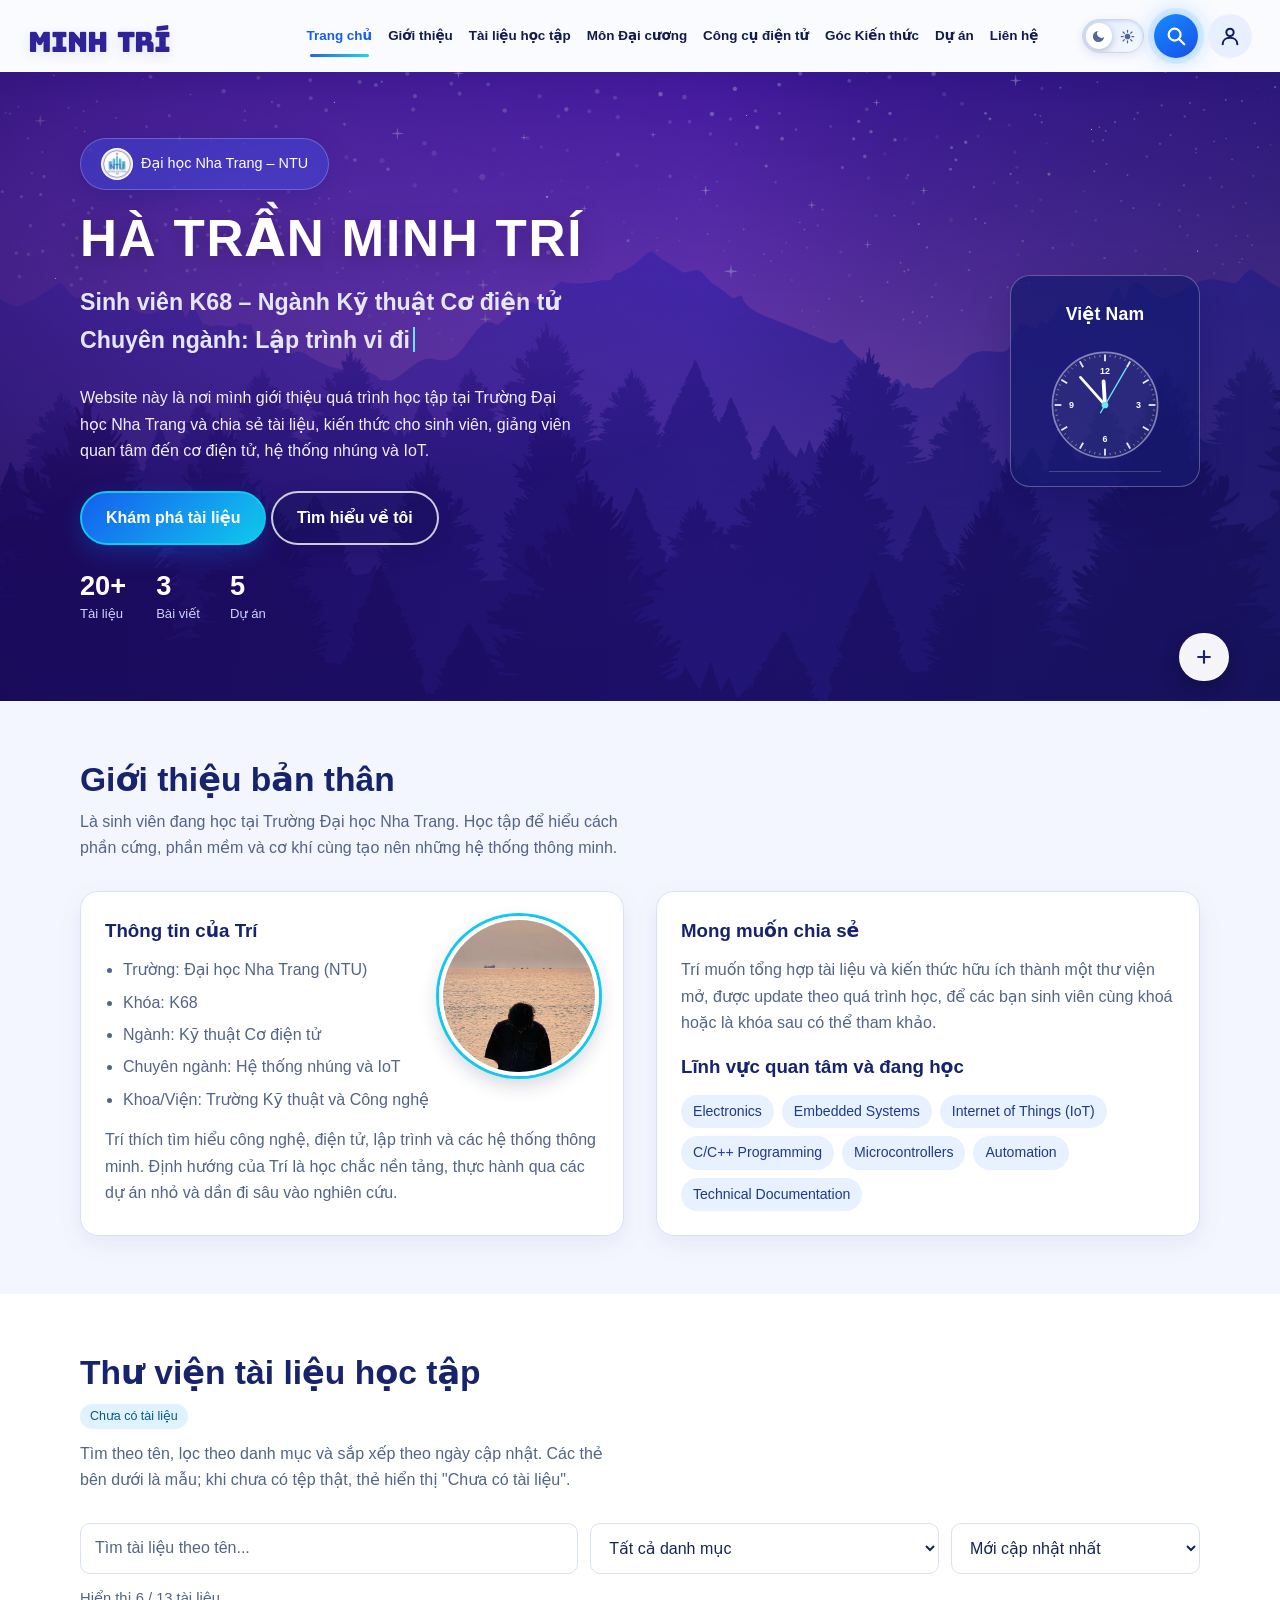
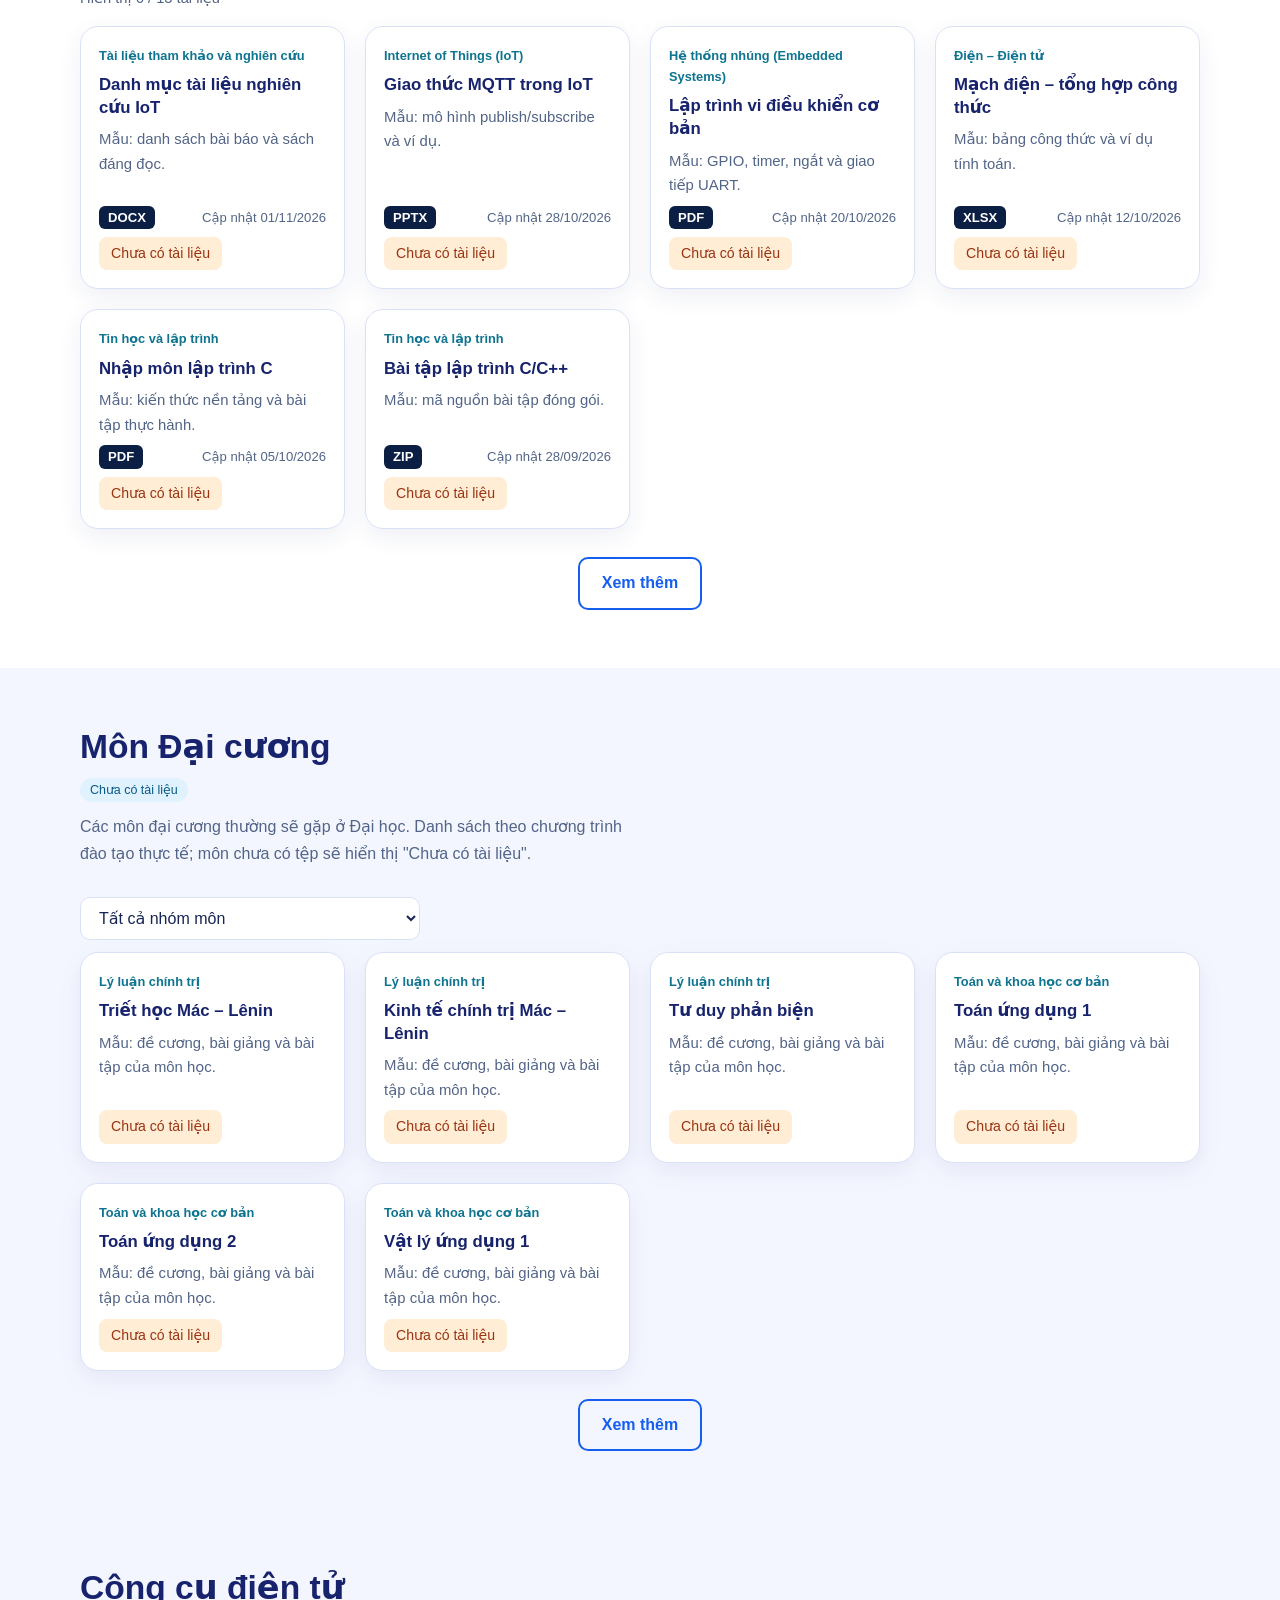
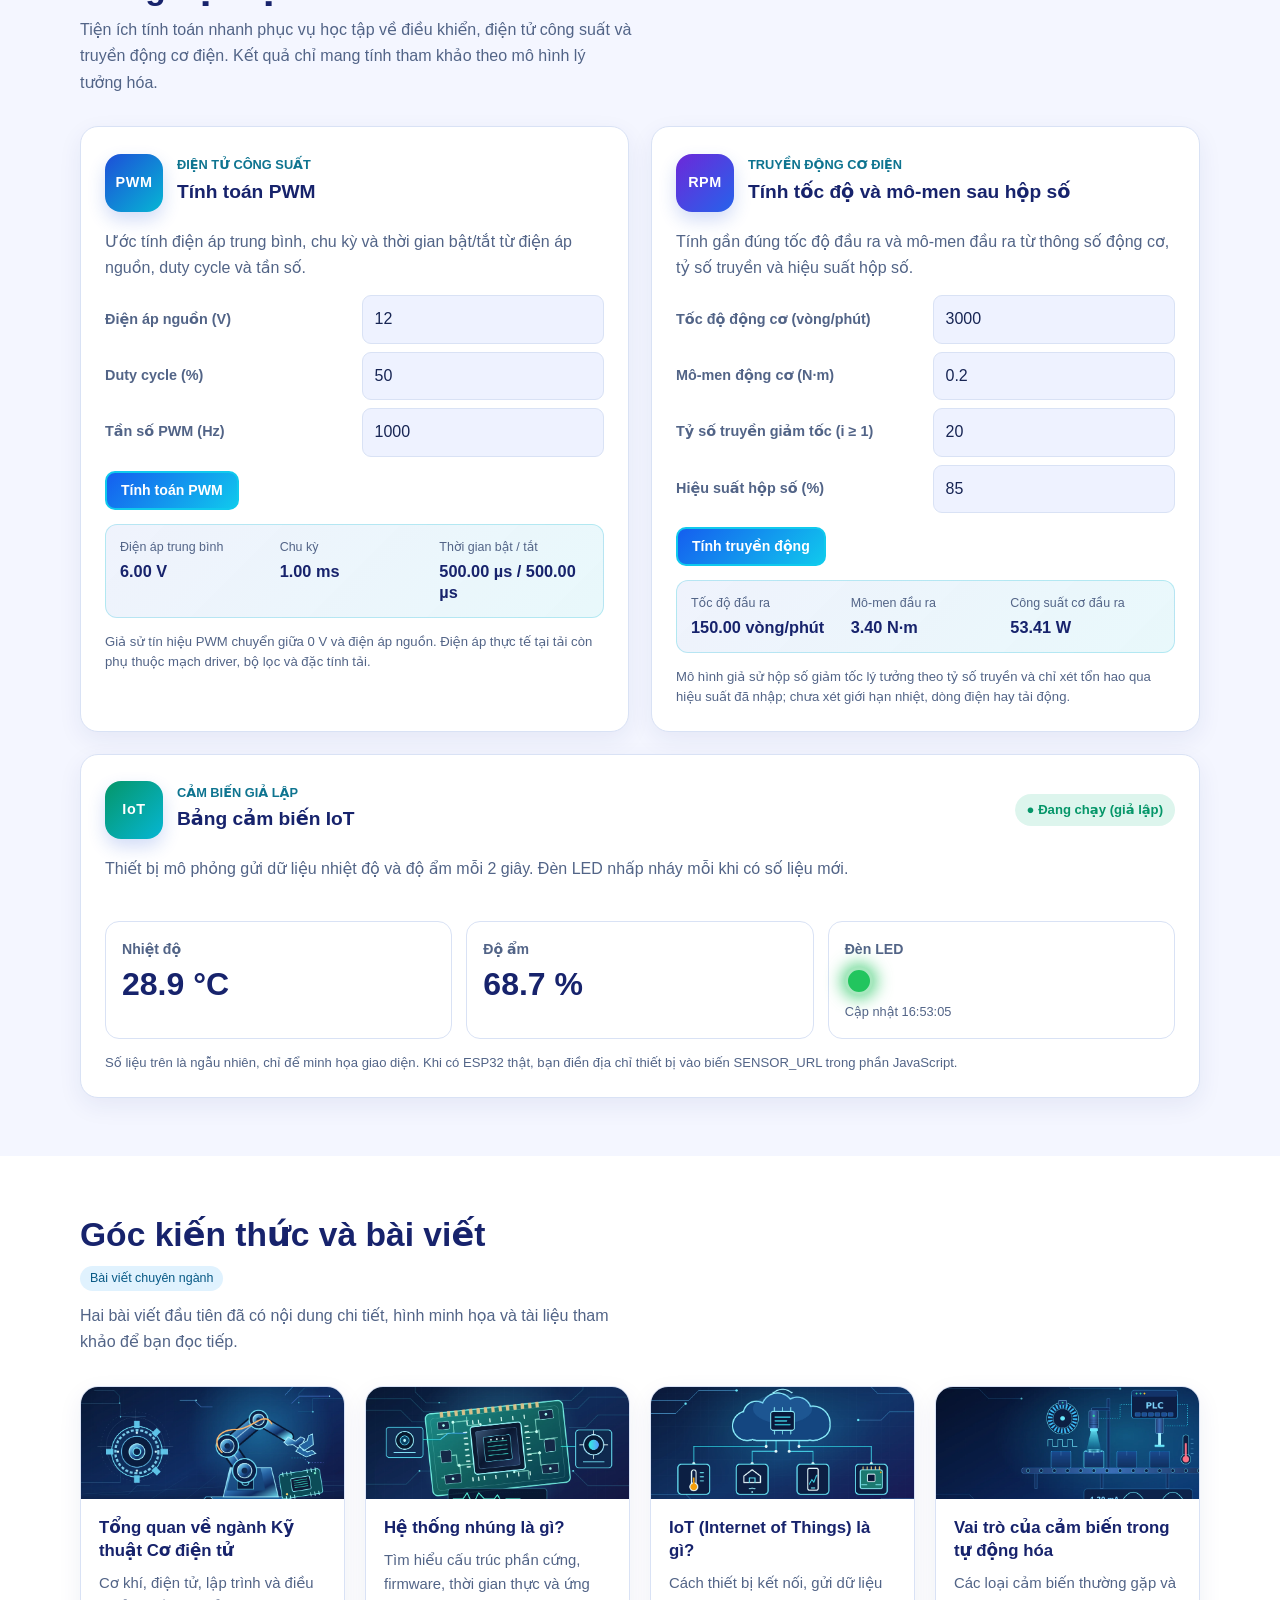
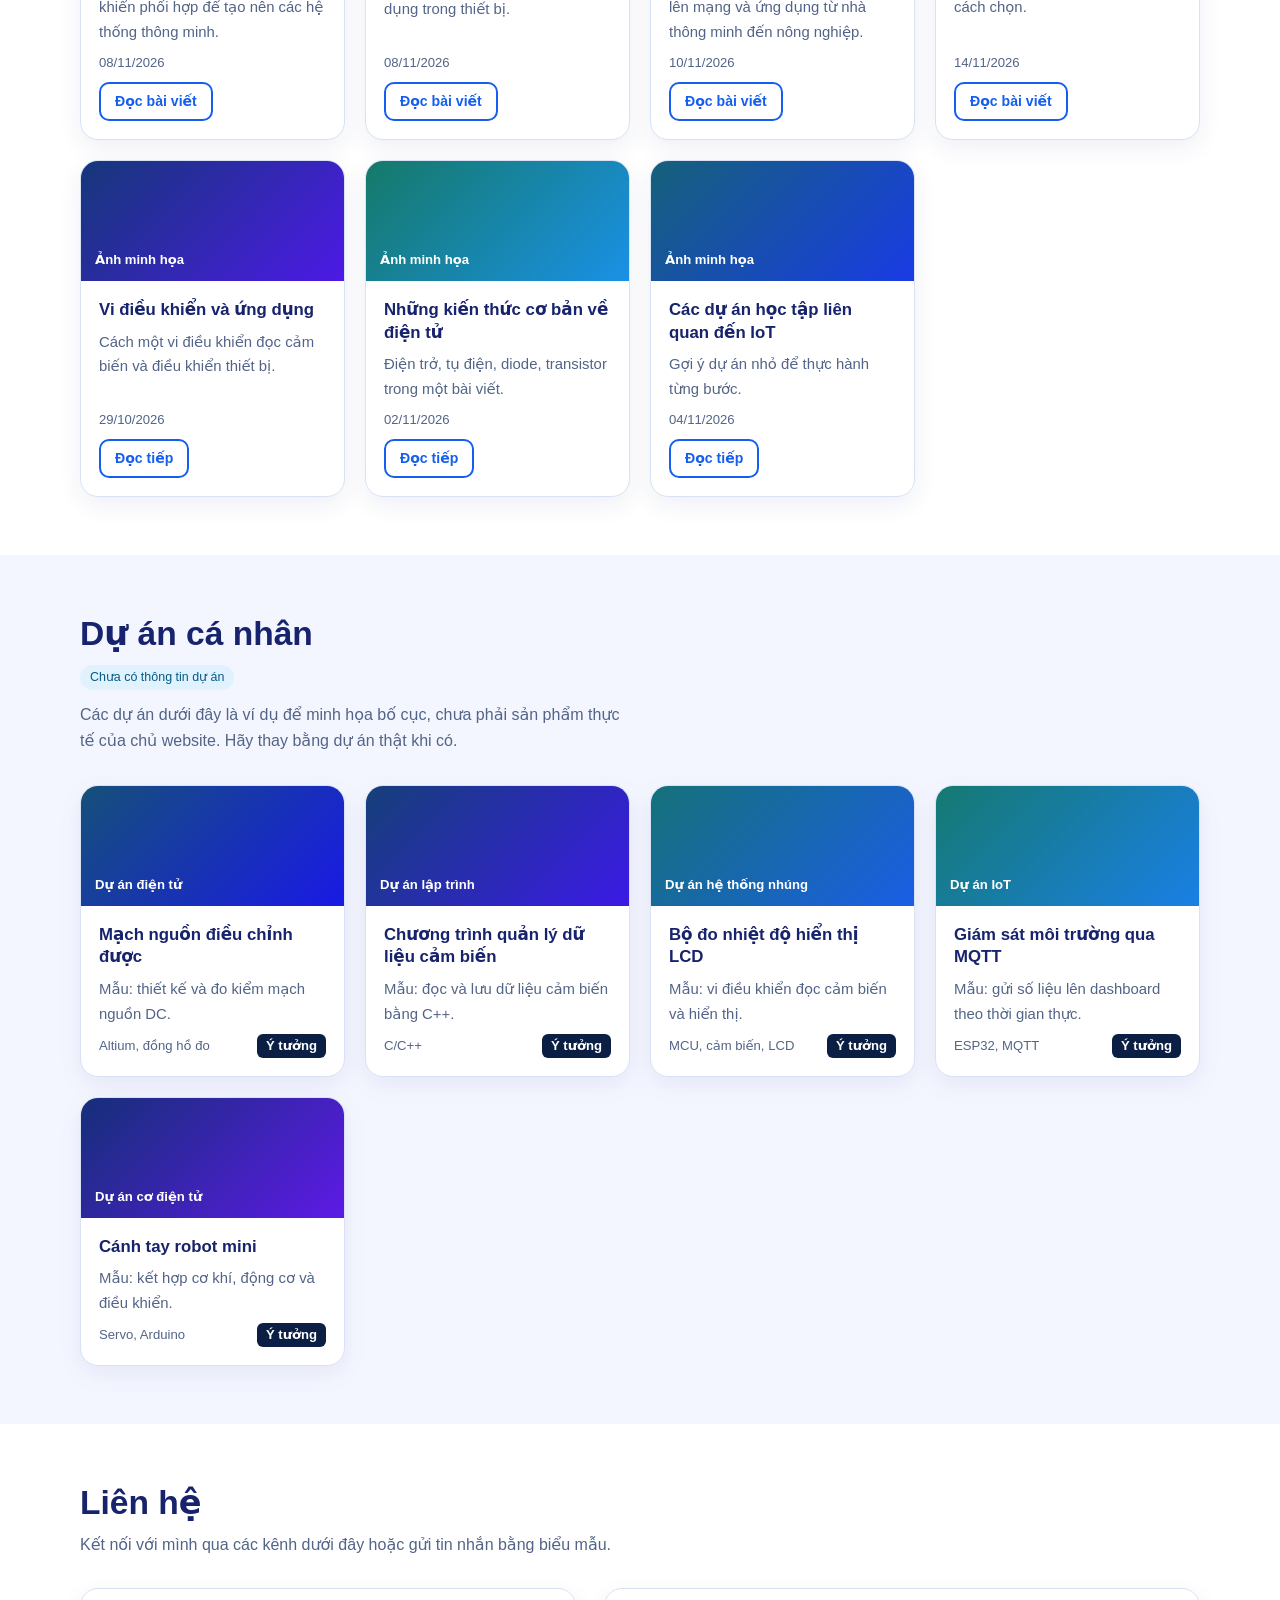
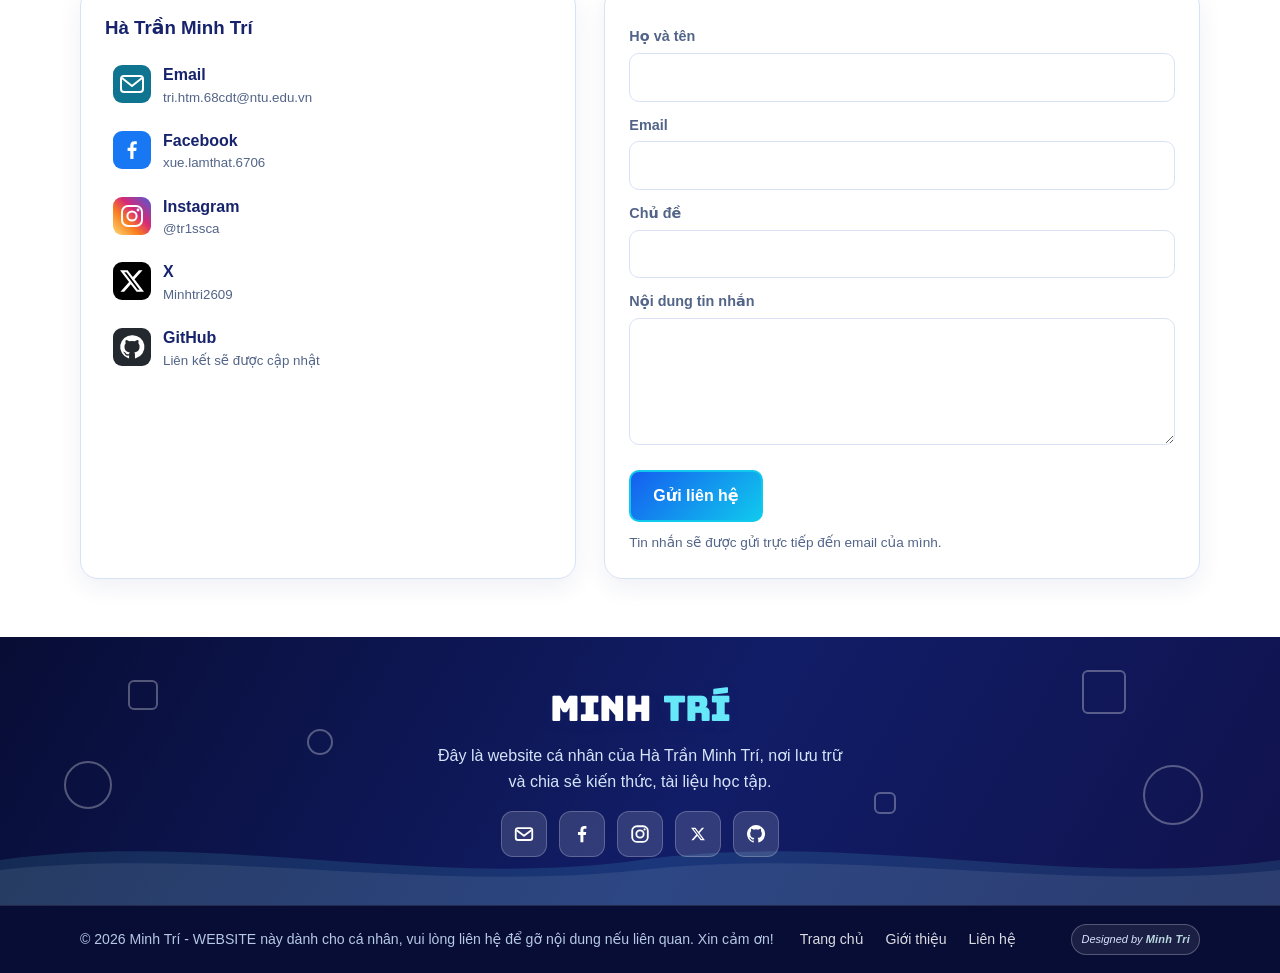
<file: index.html>
<!DOCTYPE html>
<html lang="vi">
    <head>
        <meta charset="UTF-8">
        <meta name="viewport" content="width=device-width, initial-scale=1">
        <link rel="icon" type="image/png" href="/favicon1.png">
        <link rel="prefetch" href="login.html">
        <title>
            Minh Trí
        </title>
        <meta name="description" content="Website cá nhân và thư viện tài liệu học tập của Minh Trí, sinh viên K68 ngành Kỹ thuật Cơ điện tử, Đại học Nha Trang.">
        <link rel="preconnect" href="https://fonts.googleapis.com">
        <link rel="preconnect" href="https://fonts.gstatic.com" crossorigin>
        <link href="https://fonts.googleapis.com/css2?family=Bungee&display=swap" rel="stylesheet">
        <link href='https://unpkg.com/boxicons@2.1.4/css/boxicons.min.css' rel='stylesheet'>
        <script>
try {
    document.documentElement.dataset.theme = localStorage.getItem("theme") || (matchMedia("(prefers-color-scheme:dark)").matches ? "dark" : "light");
}
catch (e) { }

</script>
        <link rel="stylesheet" href="style.css?v=6">
        <link rel="stylesheet" href="/badges.css">
    </head>
    <body>
        <header>
            <div class="wrap bar">
                <button id="menuBtn" aria-label="Mở menu" aria-expanded="false">
                    <svg viewBox="0 0 30 30" aria-hidden="true">
                        <path class="b1" d="M3 7h24"/>
                        <path class="b2" d="M3 15h24"/>
                        <path class="b3" d="M3 23h24"/>
                    </svg>
                </button>
                <a class="logo" href="#home" aria-label="Minh Trí – về đầu trang">
                    <span class="l1">
                        MINH 
                    </span>
                    <span class="l2">
                        TRÍ
                    </span>
                </a>
                <div class="rt">
                    <button class="ic" id="themeBtn" aria-label="Chuyển sang giao diện tối" aria-pressed="false">
                        <svg class="moon" viewBox="0 0 24 24" aria-hidden="true">
                            <path fill="currentColor" d="M21 12.8A9 9 0 1111.2 3a7 7 0 009.8 9.8z"/>
                        </svg>
                        <svg class="sun" viewBox="0 0 24 24" aria-hidden="true">
                            <circle cx="12" cy="12" r="4.5" fill="currentColor"/>
                            <path d="M12 2v3M12 19v3M2 12h3M19 12h3M4.9 4.9l2.1 2.1M17 17l2.1 2.1M4.9 19.1L7 17M17 7l2.1-2.1" stroke="currentColor" stroke-width="2" stroke-linecap="round"/>
                        </svg>
                    </button>
                    <!-- Khung .sw: hộp tìm kiếm neo vào khung này nên luôn hiện ngay dưới biểu tượng tìm kiếm -->
                    <div class="sw">
                        <button class="ic" id="searchBtn" aria-label="Tìm kiếm" aria-expanded="false">
                            <svg viewBox="0 0 24 24" aria-hidden="true">
                                <circle cx="10.5" cy="10.5" r="6.5" fill="none" stroke="currentColor" stroke-width="2.4"/>
                                <path d="M15.5 15.5L21 21" stroke="currentColor" stroke-width="2.4" stroke-linecap="round"/>
                            </svg>
                        </button>
                        <div class="sp" id="sp" hidden>
                            <div class="wrap">
                                <input id="sq" type="search" placeholder="Tài liệu, môn học, bài viết, dự án..." aria-label="Tìm kiếm trên website" autocomplete="off">
                                <ul id="sr" aria-live="polite">
                                </ul>
                            </div>
                        </div>
                    </div>
<!-- Cụm nút tài khoản và Menu thả xuống -->
<div class="user-menu-wrapper">
    <a class="ic" id="authLink" href="login.html" aria-label="Đăng nhập / Đăng ký" title="Đăng nhập / Đăng ký">
        <svg viewBox="0 0 24 24" aria-hidden="true">
            <circle cx="12" cy="8" r="4" fill="none" stroke="currentColor" stroke-width="2.2"/>
            <path d="M4 21c0-4.4 3.6-7 8-7s8 2.6 8 7" fill="none" stroke="currentColor" stroke-width="2.2" stroke-linecap="round"/>
        </svg>
    </a>

    <!-- Menu xổ xuống (Dropdown) -->
    <div class="user-dropdown" id="userDropdown" hidden>
    <div class="user-dropdown-header">
        <img class="ud-avatar" id="dropdownAvatar" alt="" hidden>
            <div class="ud-info">
                <div class="ud-row">
                <strong id="dropdownUserName">Tài khoản</strong>
                <span class="a-chip ud-chip" id="dropdownBadge" hidden></span>
            </div>
            <small id="dropdownRole">Sinh viên NTU</small>
        </div>
    </div>        <ul class="user-dropdown-list">
        <li><a href="account.html?tab=account"><i class='bx bxs-user-account'></i> Tài khoản của tôi</a></li>
        <li><a href="profile.html"><i class='bx bxs-user-detail'></i> Hồ sơ của tôi</a></li>
        <li><a href="account.html?tab=settings"><i class='bx bxs-cog'></i> Cài đặt tài khoản</a></li>
        <li><a href="account.html?tab=follow"><i class='bx bxs-bookmark-star'></i> Theo dõi</a></li>
        <li><a href="account.html?tab=badges"><i class='bx bxs-award'></i> Danh hiệu</a></li>            
        <li class="dropdown-divider"></li>
            <li><a href="#" id="logoutBtn" class="logout-item"><i class='bx bxs-log-out'></i> Đăng xuất</a></li>
        </ul>
    </div>
</div>                </div>
            </div>
            <nav id="nav" aria-label="Điều hướng chính">
                <ul>
                    <li>
                        <a href="#home">
                            Trang chủ
                        </a>
                    </li>
                    <li>
                        <a href="#about">
                            Giới thiệu
                        </a>
                    </li>
                    <li>
                        <a href="#resources">
                            Tài liệu học tập
                        </a>
                    </li>
                    <li>
                        <a href="#freshman">
                            Môn Đại cương
                        </a>
                    </li>
                    <li>
                        <a href="#electronics">
                            Công cụ điện tử
                        </a>
                    </li>
                    <li>
                        <a href="#articles">
                            Góc Kiến thức
                        </a>
                    </li>
                    <li>
                        <a href="#projects">
                            Dự án
                        </a>
                    </li>
                    <li>
                        <a href="#contact">
                            Liên hệ
                        </a>
                    </li>
                </ul>
            </nav>
        </header>
        <main>
            <!-- ===== A. TRANG CHỦ ===== -->
            <section id="home">
                <div class="sky" aria-hidden="true"><i></i><i></i><i></i><i></i></div>
                <div class="wrap hero">
                    <div>
                        <span class="badge" role="status">
                            <a href="https://ntu.edu.vn" target="_blank" rel="noopener">
                                <img class="badge-logo" src="ntu-logo.png" alt="Logo Đại học Nha Trang">
                                Đại học Nha Trang – NTU
                            </a>
                        </span>
                        <h1>
                            Hà Trần Minh Trí
                        </h1>
                        <p class="sub">
                            Sinh viên K68 – Ngành Kỹ thuật Cơ điện tử
                            <br>
                            Chuyên ngành: <span id="typed">Hệ thống nhúng và IoT</span><span class="caret" aria-hidden="true"></span>
                        </p>
                        <p>
                            Website này là nơi mình giới thiệu quá trình học tập tại Trường Đại học Nha Trang và chia sẻ tài liệu, kiến thức cho sinh viên, giảng viên quan tâm đến cơ điện tử, hệ thống nhúng và IoT.
                        </p>
                        <a class="btn" href="#resources">
                            Khám phá tài liệu
                        </a>
                        <a class="btn ghost" href="#about">Tìm hiểu về tôi</a>
                        <ul class="stats">
                             <li><b data-count="20" data-suffix="+">0</b><span>Tài liệu</span></li>
                             <li><b data-count="3">0</b><span>Bài viết</span></li>
                             <li><b data-count="5">0</b><span>Dự án</span></li>
                        </ul>
                    </div>
                    <!-- Thẻ Đồng hồ + Lịch: cột phải trên máy tính, nằm dưới phần chữ trên điện thoại -->
                    <div class="tw" role="group" aria-label="Đồng hồ và lịch">
                        <select class="tzs" data-clock="mainclock" aria-label="Chọn múi giờ">
                            <option value="Asia/Ho_Chi_Minh" data-city="Nha Trang">
                                Việt Nam
                            </option>
                            <option value="Asia/Shanghai" data-city="Bắc Kinh">
                                Trung Quốc
                            </option>
                            <option value="America/New_York" data-city="New York (miền Đông)">
                                Mỹ
                            </option>
                            <option value="Europe/London" data-city="Luân Đôn">
                                Luân Đôn
                            </option>
                        </select>
                        <div class="tw-body">
                            <div class="clk" id="mainclock" data-tz="Asia/Ho_Chi_Minh">
                            </div>
                            <button class="cal-toggle-btn" id="calToggle" aria-label="Ẩn hiện lịch" aria-expanded="false" title="Lịch">
                                <svg viewBox="0 0 24 24" width="18" height="18">
                                    <path fill="none" stroke="currentColor" stroke-width="2.5" stroke-linecap="round" stroke-linejoin="round" d="M6 9l6 6 6-6"/>
                                </svg>
                            </button>
                        </div>
                        <div class="cal-collapse-wrap collapsed" id="calCollapseWrap">
                            <div id="cal">
                            </div>
                        </div>
                    </div>
                </div>
                <!-- ===== Nút GHI CHÚ: góc phải dưới của phần đầu trang ===== -->
                <div class="nt" id="notes">
                    <div class="nt-act" id="ntAct">
                        <button type="button" id="ntNew">
                            <svg viewBox="0 0 24 24" aria-hidden="true">
                                <path d="M12 5v14M5 12h14" fill="none" stroke="currentColor" stroke-width="2.4" stroke-linecap="round"/>
                            </svg>
                            Tạo ghi chú mới
                        </button>
                        <button type="button" id="ntList">
                            <svg viewBox="0 0 24 24" aria-hidden="true">
                                <path d="M8 6h13M8 12h13M8 18h13M3.5 6h.01M3.5 12h.01M3.5 18h.01" fill="none" stroke="currentColor" stroke-width="2.4" stroke-linecap="round"/>
                            </svg>
                            Danh sách ghi chú
                        </button>
                        <button type="button" class="del" id="ntDel">
                            <svg viewBox="0 0 24 24" aria-hidden="true">
                                <path d="M4 7h16M10 11v6M14 11v6M6 7l1 13h10l1-13M9 7V4h6v3" fill="none" stroke="currentColor" stroke-width="2.2" stroke-linecap="round" stroke-linejoin="round"/>
                            </svg>
                            Xoá ghi chú
                        </button>
                    </div>
                    <button type="button" class="nt-main" id="ntMain" aria-label="Ghi chú" aria-expanded="false" aria-controls="ntAct">
                        <svg viewBox="0 0 24 24" aria-hidden="true">
                            <path d="M12 5v14M5 12h14" fill="none" stroke="currentColor" stroke-width="2.6" stroke-linecap="round"/>
                        </svg>
                        <span class="nt-label">
                            GHI CHÚ
                        </span>
                    </button>
                </div>
            </section>
            <!-- ===== B. GIỚI THIỆU ===== -->
            <section id="about">
                <div class="wrap">
                    <h2>
                        Giới thiệu bản thân
                    </h2>
                    <p class="lead">
                        Là sinh viên đang học tại Trường Đại học Nha Trang. Học tập để hiểu cách phần cứng, phần mềm và cơ khí cùng tạo nên những hệ thống thông minh.
                    </p>
                    <div class="about">
                        <div class="panel">
                            <!-- 1. ĐẶT ẢNH LÊN ĐẦU và thêm style float: right -->
                            <a class="avatar-link" href="p/van-menh.html" title="Xem bài Vận mệnh" aria-label="Xem bài Vận mệnh">
                                <img class="avatar" src="minhtri.webp" alt="Ảnh của Hà Trần Minh Trí">
                            </a>
                            <!-- 2. NỘI DUNG CHỮ ĐỂ BÌNH THƯỜNG Ở DƯỚI ẢNH -->
                            <h3>
                                Thông tin của Trí
                            </h3>
                            <ul>
                                <li>
                                    Trường: Đại học Nha Trang (NTU)
                                </li>
                                <li>
                                    Khóa: K68
                                </li>
                                <li>
                                    Ngành: Kỹ thuật Cơ điện tử
                                </li>
                                <li>
                                    Chuyên ngành: Hệ thống nhúng và IoT
                                </li>
                                <li>
                                    Khoa/Viện: Trường Kỹ thuật và Công nghệ
                                </li>
                            </ul>
                            <!-- Đoạn văn bản sẽ tự động tràn sang phải lấp đầy khoảng trống -->
                            <p style="margin-top:14px; color:var(--mut);">
                                Trí thích tìm hiểu công nghệ, điện tử, lập trình và các hệ thống thông minh. Định hướng của Trí là học chắc nền tảng, thực hành qua các dự án nhỏ và dần đi sâu vào nghiên cứu.
                            </p>
                            <!-- Dòng này để xóa float, đảm bảo khung panel bao trọn nội dung -->
                            <div style="clear: both;">
                            </div>
                        </div>
                        <div class="panel">
                            <h3>
                                Mong muốn chia sẻ
                            </h3>
                            <p style="color:var(--mut)">
                                Trí muốn tổng hợp tài liệu và kiến thức hữu ích thành một thư viện mở, được update theo quá trình học, để các bạn sinh viên cùng khoá hoặc là khóa sau có thể tham khảo.
                            </p>
                            <h3 style="margin-top:16px">
                                Lĩnh vực quan tâm và đang học
                            </h3>
                            <div class="chips">
                                <span>
                                    Electronics
                                </span>
                                <span>
                                    Embedded Systems
                                </span>
                                <span>
                                    Internet of Things (IoT)
                                </span>
                                <span>
                                    C/C++ Programming
                                </span>
                                <span>
                                    Microcontrollers
                                </span>
                                <span>
                                    Automation
                                </span>
                                <span>
                                    Technical Documentation
                                </span>
                            </div>
                        </div>
                    </div>
                </div>
            </section>
            <!-- ===== C. THƯ VIỆN TÀI LIỆU ===== -->
            <section id="resources" style="background:var(--card)">
                <div class="wrap">
                    <h2>
                        Thư viện tài liệu học tập
                    </h2>
                    <p class="lead">
                        <span class="badge">
                            Chưa có tài liệu
                        </span>
                        <br>
                        Tìm theo tên, lọc theo danh mục và sắp xếp theo ngày cập nhật. Các thẻ bên dưới là mẫu; khi chưa có tệp thật, thẻ hiển thị "Chưa có tài liệu".
                    </p>
                    <div class="tools">
                        <input id="q" type="search" placeholder="Tìm tài liệu theo tên..." aria-label="Tìm tài liệu theo tên">
                        <select id="cat" aria-label="Lọc theo danh mục">
                        </select>
                        <select id="sort" aria-label="Sắp xếp">
                            <option value="desc">
                                Mới cập nhật nhất
                            </option>
                            <option value="asc">
                                Cũ nhất
                            </option>
                        </select>
                    </div>
                    <p id="count" aria-live="polite">
                    </p>
                    <div class="grid" id="docs">
                    </div>
                    <button id="more" class="btn ghost">
                        Xem thêm
                    </button>
                </div>
            </section>
            <!-- ===== MÔN ĐẠI CƯƠNG ===== -->
            <section id="freshman">
                <div class="wrap">
                    <h2>
                        Môn Đại cương
                    </h2>
                    <p class="lead">
                        <span class="badge">
                            Chưa có tài liệu
                        </span>
                        <br>
                        Các môn đại cương thường sẽ gặp ở Đại học. Danh sách theo chương trình đào tạo thực tế; môn chưa có tệp sẽ hiển thị "Chưa có tài liệu".
                    </p>
                    <div class="tools" style="grid-template-columns:minmax(0,340px)">
                        <select id="fg" aria-label="Lọc theo nhóm môn">
                        </select>
                    </div>
                    <div class="grid" id="fresh">
                    </div>
                    <button id="moreFresh" class="btn ghost">
                        Xem thêm
                    </button>
                </div>
            </section>
            <!-- ===== D. CÔNG CỤ ĐIỆN TỬ VÀ CƠ ĐIỆN TỬ ===== -->
            <section id="electronics">
                <div class="wrap">
                    <h2>
                        Công cụ điện tử
                    </h2>
                    <p class="lead">
                        Tiện ích tính toán nhanh phục vụ học tập về điều khiển, điện tử công suất và truyền động cơ điện. Kết quả chỉ mang tính tham khảo theo mô hình lý tưởng hóa.
                    </p>
                    <div class="tool-grid">
                        <article class="panel calc-card">
                            <div class="calc-heading">
                                <span class="calc-icon" aria-hidden="true">
                                    PWM
                                </span>
                                <div>
                                    <span class="tag">
                                        ĐIỆN TỬ CÔNG SUẤT
                                    </span>
                                    <h3>
                                        Tính toán PWM
                                    </h3>
                                </div>
                            </div>
                            <p class="calc-description">
                                Ước tính điện áp trung bình, chu kỳ và thời gian bật/tắt từ điện áp nguồn, duty cycle và tần số.
                            </p>
                            <div class="calc-fields">
                                <label for="pwmVoltage">
                                    Điện áp nguồn (V)
                                </label>
                                <input id="pwmVoltage" type="number" min="0.01" max="1000" step="0.1" value="12">
                                <label for="pwmDuty">
                                    Duty cycle (%)
                                </label>
                                <input id="pwmDuty" type="number" min="0" max="100" step="1" value="50">
                                <label for="pwmFrequency">
                                    Tần số PWM (Hz)
                                </label>
                                <input id="pwmFrequency" type="number" min="0.01" max="1000000" step="1" value="1000">
                            </div>
                            <button class="btn sm" id="calculatePwm" type="button">
                                Tính toán PWM
                            </button>
                            <div class="calc-result" id="pwmResult" role="status" aria-live="polite">
                                <div>
                                    <span>
                                        Điện áp trung bình
                                    </span>
                                    <strong id="pwmAverage">
                                        6.00 V
                                    </strong>
                                </div>
                                <div>
                                    <span>
                                        Chu kỳ
                                    </span>
                                    <strong id="pwmPeriod">
                                        1.00 ms
                                    </strong>
                                </div>
                                <div>
                                    <span>
                                        Thời gian bật / tắt
                                    </span>
                                    <strong id="pwmOnOff">
                                        0.50 / 0.50 ms
                                    </strong>
                                </div>
                            </div>
                            <p class="calc-note">
                                Giả sử tín hiệu PWM chuyển giữa 0 V và điện áp nguồn. Điện áp thực tế tại tải còn phụ thuộc mạch driver, bộ lọc và đặc tính tải.
                            </p>
                        </article>
                        <article class="panel calc-card">
                            <div class="calc-heading">
                                <span class="calc-icon motor" aria-hidden="true">
                                    RPM
                                </span>
                                <div>
                                    <span class="tag">
                                        TRUYỀN ĐỘNG CƠ ĐIỆN
                                    </span>
                                    <h3>
                                        Tính tốc độ và mô-men sau hộp số
                                    </h3>
                                </div>
                            </div>
                            <p class="calc-description">
                                Tính gần đúng tốc độ đầu ra và mô-men đầu ra từ thông số động cơ, tỷ số truyền và hiệu suất hộp số.
                            </p>
                            <div class="calc-fields">
                                <label for="motorRpm">
                                    Tốc độ động cơ (vòng/phút)
                                </label>
                                <input id="motorRpm" type="number" min="0.01" max="1000000" step="1" value="3000">
                                <label for="motorTorque">
                                    Mô-men động cơ (N·m)
                                </label>
                                <input id="motorTorque" type="number" min="0.001" max="1000000" step="0.01" value="0.2">
                                <label for="gearRatio">
                                    Tỷ số truyền giảm tốc (i ≥ 1)
                                </label>
                                <input id="gearRatio" type="number" min="1" max="10000" step="0.1" value="20">
                                <label for="gearEfficiency">
                                    Hiệu suất hộp số (%)
                                </label>
                                <input id="gearEfficiency" type="number" min="0.01" max="100" step="1" value="85">
                            </div>
                            <button class="btn sm" id="calculateGear" type="button">
                                Tính truyền động
                            </button>
                            <div class="calc-result" id="gearResult" role="status" aria-live="polite">
                                <div>
                                    <span>
                                        Tốc độ đầu ra
                                    </span>
                                    <strong id="gearOutputRpm">
                                        150 vòng/phút
                                    </strong>
                                </div>
                                <div>
                                    <span>
                                        Mô-men đầu ra
                                    </span>
                                    <strong id="gearOutputTorque">
                                        3.40 N·m
                                    </strong>
                                </div>
                                <div>
                                    <span>
                                        Công suất cơ đầu ra
                                    </span>
                                    <strong id="gearOutputPower">
                                        53.41 W
                                    </strong>
                                </div>
                            </div>
                            <p class="calc-note">
                                Mô hình giả sử hộp số giảm tốc lý tưởng theo tỷ số truyền và chỉ xét tổn hao qua hiệu suất đã nhập; chưa xét giới hạn nhiệt, dòng điện hay tải động.
                            </p>
                        </article>
                        <article class="panel calc-card sensor-card">
    <div class="calc-heading">
        <span class="calc-icon sensor" aria-hidden="true">
            IoT
        </span>
        <div>
            <span class="tag">
                CẢM BIẾN GIẢ LẬP
            </span>
            <h3>
                Bảng cảm biến IoT
            </h3>
        </div>
        <span class="sensor-status" id="sensorStatus">
            ● Đang chạy (giả lập)
        </span>
    </div>
    <p class="calc-description">
        Thiết bị mô phỏng gửi dữ liệu nhiệt độ và độ ẩm mỗi 2 giây. Đèn LED nhấp nháy mỗi khi có số liệu mới.
    </p>
    <div class="sensor-grid">
        <div class="sensor-box">
            <span>
                Nhiệt độ
            </span>
            <strong id="sensorTemp">
                --.- °C
            </strong>
        </div>
        <div class="sensor-box">
            <span>
                Độ ẩm
            </span>
            <strong id="sensorHum">
                --.- %
            </strong>
        </div>
        <div class="sensor-box">
            <span>
                Đèn LED
            </span>
            <i class="sensor-led" id="sensorLed" aria-hidden="true">
            </i>
            <small id="sensorTime">
                Chưa có dữ liệu
            </small>
        </div>
    </div>
    <p class="calc-note">
        Số liệu trên là ngẫu nhiên, chỉ để minh họa giao diện. Khi có ESP32 thật, bạn điền địa chỉ thiết bị vào biến SENSOR_URL trong phần JavaScript.
    </p>
</article>
                    </div>
                </div>
            </section>
            <!-- ===== E. GÓC KIẾN THỨC ===== -->
            <section id="articles" style="background:var(--card)">
                <div class="wrap">
                    <h2>
                        Góc kiến thức và bài viết
                    </h2>
                    <p class="lead">
                        <span class="badge">
                            Bài viết chuyên ngành
                        </span>
                        <br>
                        Hai bài viết đầu tiên đã có nội dung chi tiết, hình minh họa và tài liệu tham khảo để bạn đọc tiếp.
                    </p>
                    <div class="grid" id="arts">
                    </div>
                </div>
            </section>
            <!-- ===== E. DỰ ÁN ===== -->
            <section id="projects">
                <div class="wrap">
                    <h2>
                        Dự án cá nhân
                    </h2>
                    <p class="lead">
                        <span class="badge">
                            Chưa có thông tin dự án
                        </span>
                        <br>
                        Các dự án dưới đây là ví dụ để minh họa bố cục, chưa phải sản phẩm thực tế của chủ website. Hãy thay bằng dự án thật khi có.
                    </p>
                    <div class="grid" id="projs">
                    </div>
                </div>
            </section>
            <!-- ===== F. LIÊN HỆ ===== -->
            <section id="contact" style="background:var(--card)">
                <div class="wrap">
                    <h2>
                        Liên hệ
                    </h2>
                    <p class="lead">
                        Kết nối với mình qua các kênh dưới đây hoặc gửi tin nhắn bằng biểu mẫu.
                    </p>
                    <div class="contact">
                        <div class="panel">
                            <h3>
                                Hà Trần Minh Trí
                            </h3>
                            <ul class="links" style="margin-top:10px">
                                <li>
                                    <a href="mailto:tri.htm.68cdt@ntu.edu.vn">
                                        <svg viewBox="0 0 38 38" aria-hidden="true">
                                            <rect width="38" height="38" rx="9" fill="#0e7490"/>
                                            <rect x="8" y="11" width="22" height="16" rx="3" fill="none" stroke="#fff" stroke-width="2"/>
                                            <path d="M9 13l10 8 10-8" fill="none" stroke="#fff" stroke-width="2" stroke-linejoin="round"/>
                                        </svg>
                                        <span>
                                            <strong>
                                                Email
                                            </strong>
                                            <small>
                                                tri.htm.68cdt@ntu.edu.vn
                                            </small>
                                        </span>
                                    </a>
                                </li>
                                <li>
                                    <a href="https://www.facebook.com/share/1E6H6hMqB4/" target="_blank" rel="noopener">
                                        <svg viewBox="0 0 38 38" aria-hidden="true">
                                            <rect width="38" height="38" rx="9" fill="#1877f2"/>
                                            <svg x="7" y="7" width="24" height="24" viewBox="0 0 24 24">
                                                <path fill="#fff" d="M13.5 21v-8h2.7l.4-3.2h-3.1V7.8c0-.9.3-1.5 1.6-1.5h1.7V3.4c-.3 0-1.3-.1-2.4-.1-2.4 0-4.1 1.5-4.1 4.2v2.3H7.6V13h2.7v8h3.2z"/>
                                            </svg>
                                        </svg>
                                        <span>
                                            <strong>
                                                Facebook
                                            </strong>
                                            <small>
                                                xue.lamthat.6706
                                            </small>
                                        </span>
                                    </a>
                                </li>
                                <li>
                                    <a href="https://www.instagram.com/tr1ssca?mdxt=NDF6YTg2eHIyOXhm" target="_blank" rel="noopener">
                                        <svg viewBox="0 0 38 38" aria-hidden="true">
                                            <defs>
                                                <linearGradient id="ig" x1="0" y1="1" x2="1" y2="0">
                                                    <stop offset="0" stop-color="#feda75"/>
                                                    <stop offset=".35" stop-color="#fa7e1e"/>
                                                    <stop offset=".6" stop-color="#d62976"/>
                                                    <stop offset="1" stop-color="#4f5bd5"/>
                                                </linearGradient>
                                            </defs>
                                            <rect width="38" height="38" rx="9" fill="url(#ig)"/>
                                            <rect x="9" y="9" width="20" height="20" rx="6" fill="none" stroke="#fff" stroke-width="2"/>
                                            <circle cx="19" cy="19" r="4.6" fill="none" stroke="#fff" stroke-width="2"/>
                                            <circle cx="25" cy="13" r="1.4" fill="#fff"/>
                                        </svg>
                                        <span>
                                            <strong>
                                                Instagram
                                            </strong>
                                            <small>
                                                @tr1ssca
                                            </small>
                                        </span>
                                    </a>
                                </li>
                                <li>
                                    <a href="https://x.com/trissca2609" target="_blank" rel="noopener">
                                        <svg viewBox="0 0 38 38" aria-hidden="true">
                                            <rect width="38" height="38" rx="9" fill="#000000"/>
                                            <g transform="translate(7, 7)">
                                                <path fill="#ffffff" d="M18.901 1.153h3.68l-8.04 9.19L24 22.846h-7.406l-5.8-7.584-6.638 7.584H.474l8.6-9.83L0 1.154h7.594l5.243 6.932ZM17.61 20.644h2.039L6.486 3.24H4.298Z"/>
                                            </g>
                                        </svg>
                                        <span>
                                            <strong>
                                                X
                                            </strong>
                                            <small>
                                                Minhtri2609
                                            </small>
                                        </span>
                                    </a>
                                </li>
                                <li>
                                    <a class="github-placeholder" href="#" aria-label="GitHub – cập nhật liên kết sau" title="Bạn có thể thay href bằng liên kết GitHub của mình">
                                        <svg viewBox="0 0 38 38" aria-hidden="true">
                                            <rect width="38" height="38" rx="9" fill="#24292f"/>
                                            <path fill="#fff" d="M19 7.2a11.8 11.8 0 0 0-3.73 23c.59.11.81-.25.81-.57v-2.05c-3.3.72-4-1.4-4-1.4-.54-1.37-1.32-1.74-1.32-1.74-1.08-.74.08-.73.08-.73 1.19.08 1.82 1.23 1.82 1.23 1.06 1.82 2.78 1.29 3.46.98.11-.77.42-1.29.76-1.59-2.64-.3-5.42-1.32-5.42-5.88 0-1.3.46-2.36 1.23-3.19-.12-.3-.53-1.51.12-3.15 0 0 1-.32 3.25 1.22a11.3 11.3 0 0 1 5.92 0c2.25-1.54 3.25-1.22 3.25-1.22.65 1.64.24 2.85.12 3.15.77.83 1.23 1.89 1.23 3.19 0 4.57-2.78 5.57-5.43 5.87.43.37.81 1.09.81 2.2v3.27c0 .32.22.69.82.57A11.8 11.8 0 0 0 19 7.2Z"/>
                                        </svg>
                                        <span>
                                            <strong>
                                                GitHub
                                            </strong>
                                            <small>
                                                Liên kết sẽ được cập nhật
                                            </small>
                                        </span>
                                    </a>
                                </li>
                            </ul>
                        </div>
                        <form class="panel" id="form" novalidate>
                            <label for="n">
                                Họ và tên
                            </label>
                            <input id="n" required>
                            <label for="e">
                                Email
                            </label>
                            <input id="e" type="email" required>
                            <label for="s">
                                Chủ đề
                            </label>
                            <input id="s" required>
                            <label for="m">
                                Nội dung tin nhắn
                            </label>
                            <textarea id="m" rows="4" required>
                            </textarea>
                            <button class="btn" type="submit">
                                Gửi liên hệ
                            </button>
                            <p class="note">
                                Tin nhắn sẽ được gửi trực tiếp đến email của mình.
                            </p>
                        </form>
                    </div>
                </div>
            </section>
        </main>
        <footer>
            <div class="ft">
                <div class="sh" aria-hidden="true">
                    <i class="sq s1">
                    </i>
                    <i class="sq s2">
                    </i>
                    <i class="sq s3">
                    </i>
                    <i class="ci c1">
                    </i>
                    <i class="ci c2">
                    </i>
                    <i class="ci c3">
                    </i>
                    <svg viewBox="0 0 2400 120" preserveAspectRatio="none">
                        <path fill="rgba(103,232,249,.12)" d="M0 60 C200 20 400 100 600 60 S1000 100 1200 60 S1600 100 1800 60 S2200 100 2400 60 V120 H0Z"/>
                    </svg>
                    <svg viewBox="0 0 2400 120" preserveAspectRatio="none">
                        <path fill="rgba(255,255,255,.08)" d="M0 60 C200 20 400 100 600 60 S1000 100 1200 60 S1600 100 1800 60 S2200 100 2400 60 V120 H0Z"/>
                    </svg>
                </div>
                <div class="wrap ft-in">
                    <a class="logo f" href="#home" aria-label="Hà Lâm – về đầu trang">
                        <span class="l1">
                            MINH
                        </span>
                        <span class="l2">
                            TRÍ
                        </span>
                    </a>
                    <p>
                        Đây là website cá nhân của Hà Trần Minh Trí, nơi lưu trữ và chia sẻ kiến thức, tài liệu học tập.
                    </p>
                    <ul class="soc">
                        <li>
                            <a href="mailto:tri.htm.68cdt@ntu.edu.vn" aria-label="Email" title="Email">
                                <svg viewBox="0 0 24 24" aria-hidden="true">
                                    <rect x="3" y="5.5" width="18" height="13" rx="2.5" fill="none" stroke="currentColor" stroke-width="2"/>
                                    <path d="M4 8l8 6 8-6" fill="none" stroke="currentColor" stroke-width="2" stroke-linejoin="round"/>
                                </svg>
                            </a>
                        </li>
                        <li>
                            <a href="https://www.facebook.com/share/1E6H6hMqB4/" target="_blank" rel="noopener" aria-label="Facebook" title="Facebook">
                                <svg viewBox="0 0 24 24" aria-hidden="true">
                                    <path fill="currentColor" d="M13.5 21v-8h2.7l.4-3.2h-3.1V7.8c0-.9.3-1.5 1.6-1.5h1.7V3.4c-.3 0-1.3-.1-2.4-.1-2.4 0-4.1 1.5-4.1 4.2v2.3H7.6V13h2.7v8h3.2z"/>
                                </svg>
                            </a>
                        </li>
                        <li>
                            <a href="https://www.instagram.com/tr1ssca?mdxt=NDF6YTg2eHIyOXhm" target="_blank" rel="noopener" aria-label="Instagram" title="Instagram">
                                <svg viewBox="0 0 24 24" aria-hidden="true">
                                    <rect x="3.5" y="3.5" width="17" height="17" rx="5" fill="none" stroke="currentColor" stroke-width="2"/>
                                    <circle cx="12" cy="12" r="4" fill="none" stroke="currentColor" stroke-width="2"/>
                                    <circle cx="17" cy="7" r="1.2" fill="currentColor"/>
                                </svg>
                            </a>
                        </li>
                        <li>
                            <a href="https://x.com/trissca2609" target="_blank" rel="noopener" aria-label="Twitter" title="Twitter">
                                <svg viewBox="0 0 38 38" aria-hidden="true">
                                    <rect width="38" height="38" rx="9" fill="transparent"/>
                                    <g transform="translate(7, 7)">
                                        <path fill="#ffffff" d="M18.901 1.153h3.68l-8.04 9.19L24 22.846h-7.406l-5.8-7.584-6.638 7.584H.474l8.6-9.83L0 1.154h7.594l5.243 6.932ZM17.61 20.644h2.039L6.486 3.24H4.298Z"/>
                                    </g>
                                </svg>
                            </a>
                        </li>
                        <li>
                            <a class="github-placeholder" href="#" aria-label="GitHub – cập nhật liên kết sau" title="Bạn có thể thay href bằng liên kết GitHub của mình">
                                <svg viewBox="0 0 24 24" aria-hidden="true">
                                    <path fill="currentColor" d="M12 2.2a9.8 9.8 0 0 0-3.1 19.1c.49.09.67-.21.67-.48v-1.7c-2.75.6-3.34-1.17-3.34-1.17-.45-1.14-1.1-1.45-1.1-1.45-.9-.62.07-.61.07-.61 1 .07 1.52 1.03 1.52 1.03.88 1.52 2.32 1.08 2.88.82.09-.64.35-1.08.63-1.33-2.2-.25-4.52-1.1-4.52-4.9 0-1.08.39-1.97 1.03-2.66-.1-.25-.44-1.26.1-2.62 0 0 .84-.27 2.71 1.02a9.4 9.4 0 0 1 4.94 0c1.88-1.29 2.71-1.02 2.71-1.02.54 1.36.2 2.37.1 2.62.64.69 1.03 1.57 1.03 2.66 0 3.81-2.32 4.65-4.53 4.9.36.31.67.91.67 1.84v2.57c0 .27.18.58.68.48A9.8 9.8 0 0 0 12 2.2Z"/>
                                </svg>
                            </a>
                        </li>
                    </ul>
                </div>
            </div>
            <div class="fb">
                <div class="wrap">
                    <p>
                        © 2026 Minh Trí - WEBSITE này dành cho cá nhân, vui lòng liên hệ để gỡ nội dung nếu liên quan. Xin cảm ơn!
                    </p>
                    <div class="fl">
                        <a href="#home">
                            Trang chủ
                        </a>
                        <a href="#about">
                            Giới thiệu
                        </a>
                        <a href="#contact">
                            Liên hệ
                        </a>
                    </div>
                    <span class="designer-credit">
                        <i>Designed by <strong>Minh Tri</strong></i>
                    </span>
                </div>
            </div>
        </footer>
        <div id="toast" role="status">
        </div>
        <script src="clock.js"></script>
<script>
/* ===== Danh mục ===== */
const CATS = ["Tài liệu đại cương", "Toán học và khoa học cơ bản", "Vật lý và hóa học", "Tin học và lập trình", "Cơ sở ngành Kỹ thuật Cơ điện tử", "Điện – Điện tử", "Hệ thống nhúng (Embedded Systems)", "Internet of Things (IoT)", "Cơ khí và điều khiển tự động", "Tài liệu tham khảo và nghiên cứu"];
/* ===== DỮ LIỆU MẪU TÀI LIỆU – thay bằng dữ liệu thật =====
   [chỉ số danh mục, tên, mô tả, định dạng, ngày (YYYY-MM-DD), đường dẫn tệp]
   Để trống đường dẫn => hiện "Chưa có tài liệu".
   Khi có tệp, điền ví dụ "files/giai-tich-1.pdf" (đặt tệp cạnh index.html). */
const DOCS = [
    [0, "Tóm tắt môn Pháp luật đại cương", "Mẫu: tóm tắt các nội dung trọng tâm của môn học.", "PDF", "2026-09-10", ""],
    [1, "Bài tập Giải tích 1", "Mẫu: tuyển tập bài tập kèm hướng dẫn giải.", "PDF", "2026-08-22", ""],
    [1, "Đại số tuyến tính – ghi chú", "Mẫu: ghi chú lý thuyết và ví dụ minh họa.", "DOCX", "2026-07-30", ""],
    [2, "Vật lý 1 – đề cương ôn tập", "Mẫu: hệ thống câu hỏi ôn tập theo chương.", "PDF", "2026-06-15", ""],
    [2, "Hóa học đại cương – bài giảng", "Mẫu: slide bài giảng theo từng chương.", "PPTX", "2026-05-20", ""],
    [3, "Nhập môn lập trình C", "Mẫu: kiến thức nền tảng và bài tập thực hành.", "PDF", "2026-10-05", ""],
    [3, "Bài tập lập trình C/C++", "Mẫu: mã nguồn bài tập đóng gói.", "ZIP", "2026-09-28", ""],
    [4, "Vẽ kỹ thuật – tài liệu tham khảo", "Mẫu: quy ước bản vẽ và bài tập.", "PDF", "2026-04-18", ""],
    [5, "Mạch điện – tổng hợp công thức", "Mẫu: bảng công thức và ví dụ tính toán.", "XLSX", "2026-10-12", ""],
    [6, "Lập trình vi điều khiển cơ bản", "Mẫu: GPIO, timer, ngắt và giao tiếp UART.", "PDF", "2026-10-20", ""],
    [7, "Giao thức MQTT trong IoT", "Mẫu: mô hình publish/subscribe và ví dụ.", "PPTX", "2026-10-28", ""],
    [8, "Điều khiển PID – nhập môn", "Mẫu: nguyên lý và cách hiệu chỉnh tham số.", "PDF", "2026-09-02", ""],
    [9, "Danh mục tài liệu nghiên cứu IoT", "Mẫu: danh sách bài báo và sách đáng đọc.", "DOCX", "2026-11-01", ""]
].map(([c, t, d, f, dt, u]) => ({ c, t, d, f, dt, u }));
const ARTS = [
    ["Tổng quan về ngành Kỹ thuật Cơ điện tử", "Cơ khí, điện tử, lập trình và điều khiển phối hợp để tạo nên các hệ thống thông minh.", "2026-11-08", 210, "articles/tong-quan-co-dien-tu.html", "articles/images/mechatronics-overview.webp"],
    ["Hệ thống nhúng là gì?", "Tìm hiểu cấu trúc phần cứng, firmware, thời gian thực và ứng dụng trong thiết bị.", "2026-11-08", 190, "articles/he-thong-nhung-la-gi.html", "articles/images/embedded-systems.webp"],
    ["IoT (Internet of Things) là gì?", "Cách thiết bị kết nối, gửi dữ liệu lên mạng và ứng dụng từ nhà thông minh đến nông nghiệp.", "2026-11-10", 180, "articles/internet-of-things.html", "articles/images/internet-of-things.webp"],    
    ["Vai trò của cảm biến trong tự động hóa", "Các loại cảm biến thường gặp và cách chọn.", "2026-11-14", 200, "articles/cam-bien-trong-tu-dong-hoa.html", "articles/images/sensors-in-automation.webp"],
    ["Vi điều khiển và ứng dụng", "Cách một vi điều khiển đọc cảm biến và điều khiển thiết bị.", "2026-10-29", 220, "", ""],
    ["Những kiến thức cơ bản về điện tử", "Điện trở, tụ điện, diode, transistor trong một bài viết.", "2026-11-02", 170, "", ""],
    ["Các dự án học tập liên quan đến IoT", "Gợi ý dự án nhỏ để thực hành từng bước.", "2026-11-04", 195, "", ""]
];
const PROJS = [
    ["Dự án điện tử", "Mạch nguồn điều chỉnh được", "Mẫu: thiết kế và đo kiểm mạch nguồn DC.", "Altium, đồng hồ đo", "Ý tưởng", 205],
    ["Dự án lập trình", "Chương trình quản lý dữ liệu cảm biến", "Mẫu: đọc và lưu dữ liệu cảm biến bằng C++.", "C/C++", "Ý tưởng", 215],
    ["Dự án hệ thống nhúng", "Bộ đo nhiệt độ hiển thị LCD", "Mẫu: vi điều khiển đọc cảm biến và hiển thị.", "MCU, cảm biến, LCD", "Ý tưởng", 185],
    ["Dự án IoT", "Giám sát môi trường qua MQTT", "Mẫu: gửi số liệu lên dashboard theo thời gian thực.", "ESP32, MQTT", "Ý tưởng", 175],
    ["Dự án cơ điện tử", "Cánh tay robot mini", "Mẫu: kết hợp cơ khí, động cơ và điều khiển.", "Servo, Arduino", "Ý tưởng", 225]
];
const $ = s => document.querySelector(s);
const fmtDate = d => d.split("-").reverse().join("/");
function toast(t) { const e = $("#toast"); e.textContent = t; e.classList.add("show"); clearTimeout(toast.t); toast.t = setTimeout(() => e.classList.remove("show"), 3500); }
/* ===== Thư viện tài liệu: tìm kiếm, lọc, sắp xếp, xem thêm ===== */
const PAGE = 6;
let shown = PAGE;
$("#cat").innerHTML = '<option value="-1">Tất cả danh mục</option>' + CATS.map((c, i) => `<option value="${i}">${c}</option>`).join("");
const norm = s => s.toLowerCase().normalize("NFD").replace(/[\u0300-\u036f]/g, "").replace(/đ/g, "d");
function renderDocs() {
    const q = norm($("#q").value.trim()), cat = +$("#cat").value, dir = $("#sort").value === "asc" ? 1 : -1;
    const list = DOCS.filter(d => (cat < 0 || d.c === cat) && norm(d.t).includes(q)).sort((a, b) => dir * a.dt.localeCompare(b.dt));
    const part = list.slice(0, shown);
    $("#count").textContent = list.length ? `Hiển thị ${part.length} / ${list.length} tài liệu` : "";
    $("#docs").innerHTML = part.length ? part.map(d => `<article class="card"><div class="body"><span class="tag">${CATS[d.c]}</span><h3>${d.t}</h3><p>${d.d}</p>
 <div class="meta"><span class="fmt">${d.f}</span><time datetime="${d.dt}">Cập nhật ${fmtDate(d.dt)}</time></div>
 <div class="act">${d.u ? `<a class="btn sm" href="${d.u}" target="_blank" rel="noopener">Xem tài liệu</a><a class="btn sm ghost" href="${d.u}" download>Tải xuống</a>` : `<span class="nofile">Chưa có tài liệu</span>`}</div></div></article>`).join("")
        : `<div class="empty"><strong>Không tìm thấy tài liệu phù hợp.</strong><br>Thử đổi từ khóa hoặc chọn "Tất cả danh mục".</div>`;
    $("#more").style.display = list.length > PAGE ? "block" : "none";
    $("#more").textContent = part.length < list.length ? "Xem thêm" : "Rút gọn";
    $("#more").setAttribute("aria-expanded", part.length === list.length ? "true" : "false");
}
["#q", "#cat", "#sort"].forEach(s => $(s).addEventListener("input", () => { shown = PAGE; renderDocs(); }));
$("#more").addEventListener("click", () => {
    const total = DOCS.filter(d => { const q = norm($("#q").value.trim()), cat = +$("#cat").value; return (cat < 0 || d.c === cat) && norm(d.t).includes(q); }).length;
    shown = shown >= total ? PAGE : shown + PAGE;
    renderDocs();
});
renderDocs();
/* ===== Môn đại cương năm nhất =====
   [nhóm môn, tên môn, đường dẫn tệp]. Để trống đường dẫn => "Chưa có tài liệu". Chỉnh theo chương trình thực tế. */
const FRESH = [
    ["Lý luận chính trị", "Triết học Mác – Lênin", ""],
    ["Lý luận chính trị", "Kinh tế chính trị Mác – Lênin", ""],
    ["Lý luận chính trị", "Tư duy phản biện", ""],
    ["Toán và khoa học cơ bản", "Toán ứng dụng 1", ""],
    ["Toán và khoa học cơ bản", "Toán ứng dụng 2", ""],
    ["Toán và khoa học cơ bản", "Vật lý ứng dụng 1", ""],
    ["Toán và khoa học cơ bản", "Hóa học đại cương B", ""],
    ["Ngoại ngữ", "Tiếng Anh sơ cấp", ""],
    ["Ngoại ngữ", "Tiếng anh tiền trung cấp", ""],
    ["Ngoại ngữ", "Tiếng Anh giao tiếp 1", ""],
    ["Ngoại ngữ", "Tiếng Anh học thuật", ""],
    ["Môn nhập Ngành", "Kỹ thuật điện - điện tử", ""],
    ["Môn nhập Ngành", "Tin học ứng dụng trong cơ điện tử", ""],
    ["Môn nhập Ngành", "Nhập môn lập trình", ""],
    ["Môn nhập Ngành", "Vẽ kỹ thuật", ""]
]
.map(([g, n, u]) => ({ g, n, u }));
$("#fg").innerHTML = '<option value="">Tất cả nhóm môn</option>' + [...new Set(FRESH.map(f => f.g))].map(g => `<option>${g}</option>`).join("");
const FRESH_PAGE = 6;
let freshShown = FRESH_PAGE;

function renderFresh() {
    const g = $("#fg").value;
    const list = FRESH.filter(f => !g || f.g === g);
    const part = list.slice(0, freshShown);
    $("#fresh").innerHTML = part.map(f => `<article class="card"><div class="body"><span class="tag">${f.g}</span><h3>${f.n}</h3><p>Mẫu: đề cương, bài giảng và bài tập của môn học.</p><div class="act">${f.u ? `<a class="btn sm" href="${f.u}" target="_blank" rel="noopener">Xem tài liệu</a><a class="btn sm ghost" href="${f.u}" download>Tải xuống</a>` : `<span class="nofile">Chưa có tài liệu</span>`}</div></div></article>`).join("");
    $("#moreFresh").style.display = list.length > FRESH_PAGE ? "block" : "none";
    $("#moreFresh").textContent = part.length < list.length ? "Xem thêm" : "Rút gọn";
}

$("#fg").addEventListener("input", () => {
    freshShown = FRESH_PAGE;
    renderFresh();
});

$("#moreFresh").addEventListener("click", () => {
    const g = $("#fg").value;
    const total = FRESH.filter(f => !g || f.g === g).length;
    freshShown = freshShown >= total ? FRESH_PAGE : freshShown + FRESH_PAGE;
    renderFresh();
});

renderFresh();
/* ===== Bài viết & dự án ===== */
$("#arts").innerHTML = ARTS.map(a => {
    const image = a[5]
        ? `<img class="article-cover" src="${a[5]}" alt="Minh họa chủ đề ${a[0]}" loading="lazy" width="800" height="450">`
        : `<div class="thumb" style="--h:${a[3]}">Ảnh minh họa</div>`;
    const action = a[4]
        ? `<a class="btn sm ghost" href="${a[4]}">Đọc bài viết</a>`
        : `<button class="btn sm ghost read" type="button">Đọc tiếp</button>`;
    return `<article class="card">${image}<div class="body"><h3>${a[0]}</h3><p>${a[1]}</p><div class="meta"><time datetime="${a[2]}">${fmtDate(a[2])}</time></div><div class="act">${action}</div></div></article>`;
}).join("");
document.querySelectorAll(".read").forEach(button => {
    button.addEventListener("click", () => toast("Bài viết này sẽ được bổ sung trong bản cập nhật tiếp theo."));
});
$("#projs").innerHTML = PROJS.map(p => `<article class="card"><div class="thumb" style="--h:${p[5]}">${p[0]}</div><div class="body"><h3>${p[1]}</h3><p>${p[2]}</p><div class="meta"><span>${p[3]}</span><span class="fmt">${p[4]}</span></div></div></article>`).join("");
/* ===== Công cụ điện tử: PWM và truyền động hộp số ===== */
function readNumber(id) {
    const input = document.getElementById(id);
    const value = Number(input.value);
    return Number.isFinite(value) ? value : NaN;
}
function calculatePwm() {
    const voltage = readNumber("pwmVoltage");
    const duty = readNumber("pwmDuty");
    const frequency = readNumber("pwmFrequency");
    const result = $("#pwmResult");
    if (!(voltage > 0) || duty < 0 || duty > 100 || !(frequency > 0)) {
        result.classList.add("is-error");
        result.querySelector("#pwmAverage").textContent = "Kiểm tra dữ liệu";
        result.querySelector("#pwmPeriod").textContent = "—";
        result.querySelector("#pwmOnOff").textContent = "—";
        return;
    }
    const periodMs = 1000 / frequency;
    const onMs = periodMs * duty / 100;
    const offMs = periodMs - onMs;
    result.classList.remove("is-error");
    $("#pwmAverage").textContent = `${(voltage * duty / 100).toFixed(2)} V`;
    $("#pwmPeriod").textContent = `${periodMs >= 1 ? periodMs.toFixed(2) : (periodMs * 1000).toFixed(2) + " µs"}` + (periodMs >= 1 ? " ms" : "");
    $("#pwmOnOff").textContent = `${onMs >= 1 ? onMs.toFixed(2) + " ms" : (onMs * 1000).toFixed(2) + " µs"} / ${offMs >= 1 ? offMs.toFixed(2) + " ms" : (offMs * 1000).toFixed(2) + " µs"}`;
}
function calculateGear() {
    const rpm = readNumber("motorRpm");
    const torque = readNumber("motorTorque");
    const ratio = readNumber("gearRatio");
    const efficiency = readNumber("gearEfficiency");
    const result = $("#gearResult");
    if (!(rpm > 0) || !(torque > 0) || !(ratio >= 1) || !(efficiency > 0 && efficiency <= 100)) {
        result.classList.add("is-error");
        $("#gearOutputRpm").textContent = "Kiểm tra dữ liệu";
        $("#gearOutputTorque").textContent = "—";
        $("#gearOutputPower").textContent = "—";
        return;
    }
    const outputRpm = rpm / ratio;
    const outputTorque = torque * ratio * efficiency / 100;
    const outputPower = outputTorque * 2 * Math.PI * outputRpm / 60;
    result.classList.remove("is-error");
    $("#gearOutputRpm").textContent = `${outputRpm.toFixed(2)} vòng/phút`;
    $("#gearOutputTorque").textContent = `${outputTorque.toFixed(2)} N·m`;
    $("#gearOutputPower").textContent = `${outputPower.toFixed(2)} W`;
}
$("#calculatePwm").addEventListener("click", calculatePwm);
$("#calculateGear").addEventListener("click", calculateGear);
["pwmVoltage", "pwmDuty", "pwmFrequency"].forEach(id => $("#" + id).addEventListener("input", calculatePwm));
["motorRpm", "motorTorque", "gearRatio", "gearEfficiency"].forEach(id => $("#" + id).addEventListener("input", calculateGear));
calculatePwm();
calculateGear();
/* GitHub đang là liên kết chờ chủ website cập nhật. */
document.querySelectorAll(".github-placeholder").forEach(link => {
    link.addEventListener("click", event => {
        if (link.getAttribute("href") === "#") {
            event.preventDefault();
            toast("Hãy thay href của biểu tượng GitHub bằng đường dẫn hồ sơ của bạn.");
        }
    });
});
/* ===== Biểu mẫu liên hệ: gửi về máy chủ Python ===== */
function authFetch(url, options = {}) {
    let token = "";
    try { token = localStorage.getItem("auth_token") || ""; } catch (e) {}
    const headers = { ...(options.headers || {}) };
    if (token) headers.Authorization = "Bearer " + token;
    return fetch(url, { credentials: "include", ...options, headers });
}

const API = ["127.0.0.1", "localhost"].includes(location.hostname) ? "http://127.0.0.1:5000" : "https://tr1ssca.pythonanywhere.com";

$("#form").addEventListener("submit", async e => {
    e.preventDefault();
    const form = e.target;
    const ok = [...form.querySelectorAll("[required]")].every(i => i.value.trim() && i.checkValidity());
    if (!ok) {
        toast("Vui lòng điền đầy đủ họ tên, email hợp lệ, chủ đề và nội dung.");
        return;
    }

    const button = form.querySelector("button[type=submit]");
    button.disabled = true;
    try {
        const response = await fetch(API + "/api/contact", {
            method: "POST",
            headers: { "Content-Type": "application/json" },
            body: JSON.stringify({
                name: $("#n").value,
                email: $("#e").value,
                subject: $("#s").value,
                message: $("#m").value
            })
        });
        const data = await response.json().catch(() => ({}));
        if (response.ok) {
            form.reset();
            toast("Đã gửi tin nhắn. Cảm ơn bạn!");
        } else {
            toast(data.error || "Chưa gửi được, vui lòng thử lại sau.");
        }
    } catch (error) {
        toast("Không kết nối được máy chủ. Vui lòng thử lại sau.");
    } finally {
        button.disabled = false;
    }
});
/* ===== Menu: thu gọn trên điện thoại + đánh dấu mục đang xem ===== */
const nav = $("#nav"), btn = $("#menuBtn");
btn.addEventListener("click", () => btn.setAttribute("aria-expanded", nav.classList.toggle("open")));
nav.addEventListener("click", e => { if (e.target.closest("a")) {
    nav.classList.remove("open");
    btn.setAttribute("aria-expanded", "false");
} });
new MutationObserver(() => btn.setAttribute("aria-label", btn.getAttribute("aria-expanded") === "true" ? "Đóng menu" : "Mở menu")).observe(btn, { attributes: true, attributeFilter: ["aria-expanded"] });
const links = [...nav.querySelectorAll("a")], secs = links.map(a => $(a.getAttribute("href")));
function spy() {
    const y = scrollY + 120;
    let i = 0;
    secs.forEach((s, k) => { if (s.offsetTop <= y)
        i = k; });
    if (innerHeight + scrollY >= document.body.scrollHeight - 4)
        i = secs.length - 1;
    links.forEach((a, k) => a.classList.toggle("active", k === i));
    if (spy.l !== i) {
        spy.l = i;
        const a = links[i];
        if (nav.scrollWidth > nav.clientWidth)
            nav.scrollTo({ left: a.offsetLeft - (nav.clientWidth - a.offsetWidth) / 2, behavior: "smooth" });
    } // đưa mục đang xem vào giữa hàng menu
}
addEventListener("scroll", spy, { passive: true });
spy();
/* ===== Quản lý đăng nhập & Menu thả xuống (User Dropdown) ===== */
(async function () {
    const authLink = document.getElementById("authLink");
    const wrapper = authLink ? authLink.closest(".user-menu-wrapper") : null;
    const dropdown = document.getElementById("userDropdown");
    const nameBox = document.getElementById("dropdownUserName");
    const logoutBtn = document.getElementById("logoutBtn");
    if (!authLink || !wrapper) return;

    // 1. Hỏi máy chủ xem còn đăng nhập không (đáng tin hơn localStorage)
    let user = null;
    try {
        const response = await authFetch(API + "/api/me");
        const data = await response.json();
        user = data.user;
    } catch (error) {
        // Máy chủ không phản hồi: tạm dùng thông tin đã lưu trên máy
        try {
            const saved = JSON.parse(localStorage.getItem("demo_session") || "null");
            if (saved && saved.name) user = saved;
        } catch (e) {
            user = null;
        }
    }

    if (!user) {
        try {
            localStorage.removeItem("demo_session");
            localStorage.removeItem("auth_token");
        } catch (e) {}
        return;     // chưa đăng nhập: giữ biểu tượng người, bấm vào đi tới login.html
    }

    try {
        localStorage.setItem("demo_session", JSON.stringify({ name: user.name, avatar: user.avatar || "" }));
    } catch (e) {}

    // 2. Hiện ảnh đại diện (nếu có) hoặc chữ cái đầu của tên
    authLink.textContent = "";
    if (user.avatar) {
        const img = document.createElement("img");
        img.src = API + user.avatar;
        img.alt = "";
        authLink.appendChild(img);
    } else {
        authLink.textContent = user.name.trim().charAt(0).toUpperCase();
    }
    authLink.title = "Tài khoản: " + user.name;
    authLink.setAttribute("aria-label", "Tài khoản của " + user.name);
    authLink.removeAttribute("href");
    if (nameBox) nameBox.textContent = user.name;

    // Ảnh đại diện và danh hiệu ở đầu menu
    const udAvatar = document.getElementById("dropdownAvatar");
    if (udAvatar) {
        udAvatar.src = user.avatar
            ? API + user.avatar
            : "https://ui-avatars.com/api/?name=" + encodeURIComponent(user.name) + "&background=155eef&color=fff&size=128";
        udAvatar.hidden = false;
    }
    const udBadge = document.getElementById("dropdownBadge");
    if (udBadge && user.badge) {
        const b = user.badge;
        udBadge.textContent = b.name;
        udBadge.className = "a-chip ud-chip " + (b.id === "dev" ? "b-dev" : b.id === "admin" ? "b-admin" : "b-lv" + b.level);
        udBadge.hidden = false;
    }
    const udRole = document.getElementById("dropdownRole");
    if (udRole && user.school_tag !== undefined) {
        udRole.textContent = user.school_tag ? "Sinh viên " + user.school_tag : "Sinh viên";
    
    }

    // Bỏ "hidden" để hoạt ảnh CSS chạy được (hiện/ẩn do class is-open điều khiển)
    if (dropdown) dropdown.hidden = false;

    // 3. Bấm nút thì mở/đóng; bấm ra ngoài hoặc nhấn Esc thì đóng
    authLink.addEventListener("click", function (e) {
        e.preventDefault();
        e.stopPropagation();
        wrapper.classList.toggle("is-open");
    });
    document.addEventListener("click", function (e) {
        if (!wrapper.contains(e.target)) wrapper.classList.remove("is-open");
    });
    document.addEventListener("keydown", function (e) {
        if (e.key === "Escape") wrapper.classList.remove("is-open");
    });

    // 4. Đăng xuất: báo máy chủ xóa phiên đăng nhập, rồi xóa dữ liệu trên máy
    if (logoutBtn) {
        logoutBtn.addEventListener("click", async function (e) {
            e.preventDefault();
            try {
                await authFetch(API + "/api/logout", { method: "POST" });
            } catch (error) {}
            try {
                localStorage.removeItem("demo_session");
                localStorage.removeItem("auth_token");
            } catch (error) {}
            if (typeof toast === "function") toast("Đã đăng xuất thành công!");
            setTimeout(() => location.reload(), 400);
        });
    }
})();
/* ===== Chế độ sáng/tối (nhớ lựa chọn khi bấm) ===== */
const root = document.documentElement, tb = $("#themeBtn");
function applyTheme(t) { root.dataset.theme = t; tb.setAttribute("aria-pressed", t === "dark"); tb.setAttribute("aria-label", t === "dark" ? "Chuyển sang giao diện sáng" : "Chuyển sang giao diện tối"); }
applyTheme(root.dataset.theme || "light");
tb.addEventListener("click", () => { const t = root.dataset.theme === "dark" ? "light" : "dark"; applyTheme(t); try {
    localStorage.setItem("theme", t);
}
catch (e) { } });
/* ===== Tìm kiếm toàn trang: tài liệu, môn học, bài viết, dự án ===== */
const sp = $("#sp"), sq = $("#sq"), sr = $("#sr"), sb = $("#searchBtn");
const INDEX = [...DOCS.map(d => ({ t: d.t, s: "Tài liệu học tập", id: "resources", q: d.t })), ...FRESH.map(f => ({ t: f.n, s: "Môn Đại cương năm nhất", id: "freshman" })), ...ARTS.map(a => ({ t: a[0], s: "Góc kiến thức", id: "articles", h: a[4] })), { t: "Tính toán PWM", s: "Công cụ điện tử", id: "electronics" }, { t: "Tốc độ và mô-men hộp số", s: "Công cụ điện tử", id: "electronics" }, ...PROJS.map(p => ({ t: p[1], s: "Dự án", id: "projects" }))];
let searchCloseTimer;
function closeSearch() {
    sp.classList.remove("is-open");
    sb.setAttribute("aria-expanded", "false");
    clearTimeout(searchCloseTimer);
    searchCloseTimer = setTimeout(() => { sp.hidden = true; }, 260);
}
function closeAll() {
    nav.classList.remove("open");
    btn.setAttribute("aria-expanded", "false");
    closeSearch();
}
function renderSearchSuggestions() {
    const preferred = [
        item => item.s === "Tài liệu học tập",
        item => item.t.toLowerCase().includes("cơ điện tử"),
        item => item.t.toLowerCase().includes("hệ thống nhúng"),
        item => item.s === "Dự án"
    ];
    const picks = preferred.map(match => INDEX.findIndex(match))
        .filter((index, position, all) => index >= 0 && all.indexOf(index) === position)
        .slice(0, 4);
    sr.innerHTML = picks.length
        ? '<li class="search-caption">Gợi ý tìm kiếm</li>' + picks.map(index => {
            const item = INDEX[index];
            return `<li><button type="button" data-i="${index}"><span class="search-spark">⌕</span><span>${item.t}<small>${item.s}</small></span></button></li>`;
        }).join("")
        : '<li class="none">Nhập từ khóa để tìm tài liệu, bài viết và dự án.</li>';
}
sb.addEventListener("click", () => {
    const shouldOpen = sp.hidden || !sp.classList.contains("is-open");
    closeAll();
    if (shouldOpen) {
        clearTimeout(searchCloseTimer);
        sp.hidden = false;
        renderSearchSuggestions();
        requestAnimationFrame(() => sp.classList.add("is-open"));
        sb.setAttribute("aria-expanded", "true");
        sq.focus();
    }
});
btn.addEventListener("click", () => closeSearch());
sq.addEventListener("input", () => {
    const q = norm(sq.value.trim());
    if (!q) {
        renderSearchSuggestions();
        return;
    }
    const hit = INDEX.map((r, i) => [r, i]).filter(([r]) => norm(r.t).includes(q)).slice(0, 8);
    sr.innerHTML = hit.length ? hit.map(([r, i]) => `<li><button data-i="${i}">${r.t}<small>${r.s}</small></button></li>`).join("") : '<li class="none">Không tìm thấy kết quả. Thử từ khóa khác.</li>';
});
sr.addEventListener("click", e => {
    const b = e.target.closest("button");
    if (!b)
        return;
    const r = INDEX[b.dataset.i];
    if (r.h) {
        closeAll();
        window.location.href = r.h;
        return;
    }
    if (r.q) {
        $("#q").value = r.q;
        $("#cat").value = "-1";
        shown = PAGE;
        renderDocs();
    }
    closeAll();
    goTo(r.id, true);
});
document.addEventListener("click", e => { if (!e.target.closest("header"))
    closeAll(); });
document.addEventListener("keydown", e => { if (e.key === "Escape")
    closeAll(); });
/* ===== Footer: hiện dần khi cuộn tới ===== */
const ft = $(".ft");
ft.classList.add("rv");
if ("IntersectionObserver" in window)
    new IntersectionObserver((es, o) => { if (es[0].isIntersecting) {
        ft.classList.add("in");
        o.disconnect();
    } }, { threshold: .15 }).observe(ft);
else
    ft.classList.add("in");

/* ===== Địa chỉ gọn: bấm menu thì thanh địa chỉ hiện /home, /du-an... thay vì #home ===== */
const PAGES = {
    home: "/home",
    about: "/gioi-thieu",
    resources: "/tai-lieu",
    freshman: "/mon-dai-cuong",
    electronics: "/cong-cu",
    articles: "/goc-kien-thuc",
    projects: "/du-an",
    contact: "/lien-he"
};
const ID_BY_PATH = Object.fromEntries(Object.entries(PAGES).map(([id, path]) => [path, id]));
// Chỉ đổi địa chỉ khi đã đưa lên web, không đổi khi chạy thử ở máy
const CLEAN_URL = !["127.0.0.1", "localhost"].includes(location.hostname);

function goTo(id, push) {
    const target = document.getElementById(id);
    if (!target) return;
    target.scrollIntoView({ behavior: "smooth", block: "start" });
    if (push && CLEAN_URL && PAGES[id] && location.pathname !== PAGES[id]) {
        history.pushState({ id: id }, "", PAGES[id]);
    }
}

// Bấm bất kỳ liên kết dạng #xxx (menu, logo, nút về đầu trang, footer...)
document.addEventListener("click", e => {
    const link = e.target.closest('a[href^="#"]');
    if (!link) return;
    const id = link.getAttribute("href").slice(1);
    if (!id || !document.getElementById(id)) return;
    e.preventDefault();
    goTo(id, true);
});

// Nút Back/Forward của trình duyệt
addEventListener("popstate", () => {
    const id = ID_BY_PATH[location.pathname];
    if (id) goTo(id, false);
});

// Mở thẳng địa chỉ như /du-an thì cuộn tới đúng mục; địa chỉ /index.html đổi thành /
const firstId = ID_BY_PATH[location.pathname];
if (firstId) addEventListener("load", () => setTimeout(() => goTo(firstId, false), 80));
const hashId = location.hash.slice(1);
if (CLEAN_URL && location.pathname.endsWith("/index.html")) {
    history.replaceState(null, "", "/" + location.hash);
}
// Đến từ link dạng /#articles: cuộn tới mục rồi xóa dấu #
if (hashId && PAGES[hashId]) {
    addEventListener("load", () => setTimeout(() => {
        goTo(hashId, false);
        if (CLEAN_URL) history.replaceState(null, "", "/");
    }, 80));
}
</script>

        <!-- Nút quay về đầu trang ở góc phải dưới cùng -->
        <a href="#home" id="backToTopBtn" aria-label="Quay về đầu trang" title="Về đầu trang">
            <svg viewBox="0 0 24 24" width="22" height="22">
                <path fill="none" stroke="currentColor" stroke-width="3" stroke-linecap="round" stroke-linejoin="round" d="M18 15l-6-6-6 6"/>
            </svg>
        </a>
        <script>
/* ... (giữ nguyên các đoạn mã JavaScript khác của bạn ở đây) ... */
/* Thêm đoạn script điều khiển ẩn/hiện lịch và nút cuộn trang */
const calToggle = document.getElementById("calToggle");
const calWrap = document.getElementById("calCollapseWrap");
calToggle.addEventListener("click", () => {
    const isExpanded = calToggle.getAttribute("aria-expanded") === "true";
    calToggle.setAttribute("aria-expanded", !isExpanded);
    calWrap.classList.toggle("collapsed", isExpanded);
});
const btp = document.getElementById("backToTopBtn");
window.addEventListener("scroll", () => {
    if (window.scrollY > 300) {
        btp.classList.add("show");
    }
    else {
        btp.classList.remove("show");
    }
}, { passive: true });

</script>
        <!-- ===== Hộp thoại GHI CHÚ ===== -->
        <div class="nm" id="nm" role="dialog" aria-modal="true" aria-labelledby="nmT" aria-hidden="true" data-mode="create">
            <div class="nm-box">
                <div class="nm-h">
                    <h3 id="nmT">
                        Tạo ghi chú mới
                    </h3>
                    <button type="button" class="nm-x" id="nmX" aria-label="Đóng">
                        ✕
                    </button>
                </div>
                <div class="nm-b">
                    <div class="nm-ed">
                        <textarea id="nmTxt" maxlength="2000" placeholder="Viết ghi chú của bạn..." aria-label="Nội dung ghi chú">
                        </textarea>
                        <div class="row">
                            <small id="nmCnt">
                                0/2000
                            </small>
                            <button type="button" class="btn sm" id="nmSave">
                                Lưu ghi chú
                            </button>
                        </div>
                    </div>
                    <p class="note" id="nmMsg" role="status" aria-live="polite">
                    </p>
                    <div class="nm-tools">
                        <button type="button" class="rm" id="nmAll">
                            Xoá tất cả
                        </button>
                    </div>
                    <ul class="nm-list" id="nmList">
                    </ul>
                </div>
            </div>
        </div>
        <script>
/* ===== GHI CHÚ: lưu trong localStorage của trình duyệt (khóa "ghichu_notes"), có ngày giờ viết =====
   Dữ liệu chỉ nằm trên thiết bị/trình duyệt này, không gửi lên máy chủ hay GitHub. */
(function () {
    var KEY = "ghichu_notes";
    var $ = function (s) { return document.querySelector(s); };
    var box = $("#notes"), main = $("#ntMain"), m = $("#nm"), txt = $("#nmTxt"), cnt = $("#nmCnt"), msgEl = $("#nmMsg"), list = $("#nmList"), allBtn = $("#nmAll"), title = $("#nmT");
    var lastFocus = null, allTimer = 0;
    function load() { try {
        var a = JSON.parse(localStorage.getItem(KEY) || "[]");
        return Array.isArray(a) ? a : [];
    }
    catch (e) {
        return [];
    } }
    function save(a) { try {
        localStorage.setItem(KEY, JSON.stringify(a));
        return true;
    }
    catch (e) {
        return false;
    } }
    function pad(n) { return n < 10 ? "0" + n : "" + n; }
    function fmt(iso) { var d = new Date(iso); return pad(d.getDate()) + "/" + pad(d.getMonth() + 1) + "/" + d.getFullYear() + " " + pad(d.getHours()) + ":" + pad(d.getMinutes()); }
    function say(t, ok) { msgEl.textContent = t; msgEl.className = "note" + (t ? (ok ? " nm-ok" : " nm-err") : ""); }
    function setOpen(v) { box.classList.toggle("open", v); main.setAttribute("aria-expanded", v ? "true" : "false"); }
    function render() {
        var a = load().sort(function (x, y) { return x.created < y.created ? 1 : -1; });
        list.innerHTML = "";
        allBtn.hidden = !a.length;
        if (!a.length) {
            var e = document.createElement("li");
            e.className = "nm-empty";
            e.textContent = "Chưa có ghi chú nào.";
            list.appendChild(e);
            return;
        }
        a.forEach(function (n) {
            var li = document.createElement("li"), t = document.createElement("time"), p = document.createElement("p"), b = document.createElement("button");
            li.className = "nm-it";
            li.setAttribute("data-id", n.id);
            t.setAttribute("datetime", n.created);
            t.textContent = "Viết lúc " + fmt(n.created);
            p.textContent = n.text;
            b.type = "button";
            b.className = "rm";
            b.textContent = "Xoá";
            b.setAttribute("data-id", n.id);
            b.setAttribute("aria-label", "Xoá ghi chú viết lúc " + fmt(n.created));
            li.appendChild(t);
            li.appendChild(p);
            li.appendChild(b);
            list.appendChild(li);
        });
    }
    function openM(mode) {
        m.setAttribute("data-mode", mode);
        title.textContent = { create: "Tạo ghi chú mới", list: "Danh sách ghi chú", del: "Xoá ghi chú" }[mode === "delete" ? "del" : mode];
        say("");
        allBtn.textContent = "Xoá tất cả";
        render();
        lastFocus = main;
        setOpen(false);
        m.classList.add("show");
        m.setAttribute("aria-hidden", "false");
        (mode === "create" ? txt : $("#nmX")).focus();
    }
    function closeM() { m.classList.remove("show"); m.setAttribute("aria-hidden", "true"); if (lastFocus)
        lastFocus.focus(); }
    main.addEventListener("click", function () { setOpen(!box.classList.contains("open")); });
    $("#ntNew").addEventListener("click", function () { openM("create"); });
    $("#ntList").addEventListener("click", function () { openM("list"); });
    $("#ntDel").addEventListener("click", function () { openM("delete"); });
    $("#nmX").addEventListener("click", closeM);
    m.addEventListener("click", function (e) { if (e.target === m)
        closeM(); });
    document.addEventListener("click", function (e) { if (!box.contains(e.target))
        setOpen(false); });
    document.addEventListener("keydown", function (e) {
        if (e.key !== "Escape")
            return;
        if (m.classList.contains("show"))
            closeM();
        else
            setOpen(false);
    });
    txt.addEventListener("input", function () { cnt.textContent = txt.value.length + "/2000"; });
    txt.addEventListener("keydown", function (e) { if (e.key === "Enter" && (e.ctrlKey || e.metaKey))
        $("#nmSave").click(); });
    $("#nmSave").addEventListener("click", function () {
        var t = txt.value.trim();
        if (!t) {
            say("Hãy viết nội dung ghi chú trước khi lưu.");
            txt.focus();
            return;
        }
        var a = load();
        a.push({ id: Date.now().toString(36) + Math.random().toString(36).slice(2, 6), text: t, created: new Date().toISOString() });
        if (!save(a)) {
            say("Không lưu được: trình duyệt đang chặn lưu dữ liệu.");
            return;
        }
        txt.value = "";
        cnt.textContent = "0/2000";
        render();
        say("Đã lưu ghi chú.", true);
        txt.focus();
    });
    list.addEventListener("click", function (e) {
        var b = e.target.closest(".rm");
        if (!b)
            return;
        var li = b.closest(".nm-it"), id = b.getAttribute("data-id");
        li.classList.add("out");
        setTimeout(function () { save(load().filter(function (n) { return n.id !== id; })); render(); say("Đã xoá ghi chú.", true); }, 250);
    });
    allBtn.addEventListener("click", function () {
        if (allBtn.getAttribute("data-ask") !== "1") {
            allBtn.setAttribute("data-ask", "1");
            allBtn.textContent = "Bấm lần nữa để xoá tất cả";
            clearTimeout(allTimer);
            allTimer = setTimeout(function () { allBtn.removeAttribute("data-ask"); allBtn.textContent = "Xoá tất cả"; }, 4000);
            return;
        }
        clearTimeout(allTimer);
        allBtn.removeAttribute("data-ask");
        if (save([])) {
            render();
            say("Đã xoá tất cả ghi chú.", true);
        }
        else
            say("Không xoá được: trình duyệt đang chặn lưu dữ liệu.");
    });
})();

</script>
<script>
/* Menu chọn quốc gia tùy biến: giữ <select> gốc làm nguồn dữ liệu để clock.js hoạt động như cũ */
(function () {
    const sel = document.querySelector(".tzs");
    if (!sel) return;

    // Bọc select vào khung .dd rồi ẩn select gốc
    const wrap = document.createElement("div");
    wrap.className = "dd";
    sel.parentNode.insertBefore(wrap, sel);
    wrap.appendChild(sel);
    sel.classList.add("dd-native");
    sel.tabIndex = -1;

    // Nút hiển thị và danh sách lựa chọn
    const btn = document.createElement("button");
    btn.type = "button";
    btn.className = "dd-btn";
    btn.setAttribute("aria-haspopup", "listbox");
    btn.setAttribute("aria-expanded", "false");

    const list = document.createElement("ul");
    list.className = "dd-list";
    list.setAttribute("role", "listbox");

    wrap.appendChild(btn);
    wrap.appendChild(list);

    function render() {
        btn.textContent = sel.options[sel.selectedIndex].textContent.trim();
        list.innerHTML = "";
        Array.from(sel.options).forEach(function (op, i) {
            const li = document.createElement("li");
            li.setAttribute("role", "option");
            li.dataset.i = i;
            li.textContent = op.textContent.trim();
            if (i === sel.selectedIndex) {
                li.classList.add("sel");
                li.setAttribute("aria-selected", "true");
            }
            list.appendChild(li);
        });
    }

    function setOpen(open) {
        wrap.classList.toggle("open", open);
        btn.setAttribute("aria-expanded", open ? "true" : "false");
    }

    function choose(i) {
        sel.selectedIndex = i;
        // Báo cho clock.js biết đã đổi múi giờ
        sel.dispatchEvent(new Event("change", { bubbles: true }));
        render();
    }

    btn.addEventListener("click", function () {
        setOpen(!wrap.classList.contains("open"));
    });

    list.addEventListener("click", function (e) {
        const li = e.target.closest("li");
        if (!li) return;
        choose(+li.dataset.i);
        setOpen(false);
        btn.focus();
    });

    // Bấm ra ngoài hoặc nhấn Esc thì đóng; mũi tên lên/xuống đổi lựa chọn
    document.addEventListener("click", function (e) {
        if (!wrap.contains(e.target)) setOpen(false);
    });
    wrap.addEventListener("keydown", function (e) {
        if (e.key === "Escape") {
            setOpen(false);
            btn.focus();
        } else if (e.key === "ArrowDown" && sel.selectedIndex < sel.options.length - 1) {
            e.preventDefault();
            choose(sel.selectedIndex + 1);
        } else if (e.key === "ArrowUp" && sel.selectedIndex > 0) {
            e.preventDefault();
            choose(sel.selectedIndex - 1);
        }
    });

    render();
})();
</script>
<script>
/* Mục lục: cuộn mượt tới mục mà không để lại #... trên thanh địa chỉ */
document.addEventListener("click", function (e) {
    const link = e.target.closest('a[href^="#"]');
    if (!link) return;
    const target = document.getElementById(link.getAttribute("href").slice(1));
    if (!target) return;
    e.preventDefault();
    target.scrollIntoView({ behavior: "smooth", block: "start" });
});

/* Bỏ ".html" trên thanh địa chỉ (chỉ khi đã đưa lên web) */
if (!["127.0.0.1", "localhost"].includes(location.hostname) && location.pathname.endsWith(".html")) {
    history.replaceState(null, "", location.pathname.replace(/\.html$/, "") + location.search);
}
</script>
<script>
document.getElementById('authLink').addEventListener('click', function (e) {
    // 1. Kiểm tra xem người dùng đã đăng nhập hay chưa
    const u = JSON.parse(localStorage.getItem("demo_session") || "null");
    if (u && u.name) {
        // Nếu ĐÃ ĐĂNG NHẬP: dừng đoạn mã này lại để script User Menu xử lý (không làm mờ trang, không chuyển hướng)
        return;
    }

    // 2. Nếu CHƯA ĐĂNG NHẬP: mới chạy hiệu ứng mờ trang và chuyển sang trang login.html
    if (e.ctrlKey || e.metaKey || e.shiftKey || e.button !== 0) return;
    e.preventDefault();
    const url = this.href;
    document.body.classList.add('page-leave');
    setTimeout(() => { location.href = url; }, 350);
});

// Khi bấm nút Back quay lại, bỏ trạng thái mờ
addEventListener('pageshow', () => document.body.classList.remove('page-leave'));
</script>
<script>
(function () {
    const tw = document.querySelector('.tw');
    const calToggle = document.getElementById('calToggle');
    const calWrap = document.getElementById('calCollapseWrap');
    if (!tw) return;
    let timer;

    function setOpen(open) {
        tw.classList.toggle('open', open);
        if (!open) {
            // thu gọn thì gập lịch và đóng menu chọn nước lại
            calToggle.setAttribute('aria-expanded', 'false');
            calWrap.classList.add('collapsed');
            const dd = tw.querySelector('.dd');
            if (dd) {
                dd.classList.remove('open');
                const b = dd.querySelector('.dd-btn');
                if (b) b.setAttribute('aria-expanded', 'false');
            }
        }
    }

    // Rê chuột vào: mở ngay. Rê ra: đợi 250ms rồi mới thu gọn
tw.addEventListener('mouseenter', function () {
    clearTimeout(timer);
    timer = setTimeout(function () { setOpen(true); }, 0);   // 400 = 0,4 giây
});
tw.addEventListener('mouseleave', function () {
        clearTimeout(timer);
        timer = setTimeout(function () { setOpen(false); }, 50);
});

    // Điện thoại / máy tính bảng không có rê chuột: bấm để mở, bấm ra ngoài để đóng
tw.addEventListener('click', function () {
        clearTimeout(timer);
        if (!tw.classList.contains('open')) setOpen(true);
});
    document.addEventListener('click', function (e) {
        if (!e.composedPath().includes(tw)) setOpen(false);
    });
})();
</script> 
<script>
(function () {
    var reduce = matchMedia('(prefers-reduced-motion: reduce)').matches;

    /* ---------- 1. Chữ gõ tự động ---------- */
    var el = document.getElementById('typed');
    if (el && !reduce) {
        var words = [
            el.textContent.trim(),            // câu gốc trong HTML luôn là câu đầu tiên
            'Lập trình vi điều khiển',
            'Tự động hóa và điều khiển',
            'Thiết kế mạch điện tử'
        ];                                    // <-- sửa/thêm cụm từ ở đây
        var w = 0, i = words[0].length, deleting = true;
        (function step() {
            var word = words[w], delay;
            if (!deleting) {
                i++;
                el.textContent = word.slice(0, i);
                if (i === word.length) { deleting = true; delay = 2200; } else delay = 70;
            } else {
                i--;
                el.textContent = word.slice(0, i);
                if (i === 0) { deleting = false; w = (w + 1) % words.length; delay = 350; } else delay = 35;
            }
            setTimeout(step, delay);
        })();
        // dừng 2,5 giây ở câu đầu rồi mới bắt đầu xóa
        // (hàm step() chạy ngay, nên bước xóa đầu tiên cách 35ms; muốn trễ hơn thì bọc step trong setTimeout)
    }

    /* ---------- 2. Sao băng: mỗi lần lặp đổi sang vị trí ngẫu nhiên ---------- */
    document.querySelectorAll('#home .sky i').forEach(function (s) {
        s.addEventListener('animationiteration', function () {
            s.style.top = (4 + Math.random() * 30) + '%';
            s.style.left = (5 + Math.random() * 80) + '%';
        });
    });

    /* ---------- 3. Parallax theo chuột (chỉ máy có chuột) ---------- */
    var home = document.getElementById('home');
    if (home && !reduce && matchMedia('(hover:hover) and (pointer:fine)').matches) {
        var sky = home.querySelector('.sky');
        var txt = home.querySelector('.hero > div');   // cột chữ bên trái
        var tx = 0, ty = 0, cx = 0, cy = 0, raf = 0;
        function loop() {
            cx += (tx - cx) * .08;
            cy += (ty - cy) * .08;
            if (sky) sky.style.transform = 'translate3d(' + (-cx * 14).toFixed(2) + 'px,' + (-cy * 8).toFixed(2) + 'px,0)';
            if (txt) txt.style.transform = 'translate3d(' + (cx * 6).toFixed(2) + 'px,' + (cy * 4).toFixed(2) + 'px,0)';
            raf = (Math.abs(tx - cx) > .001 || Math.abs(ty - cy) > .001) ? requestAnimationFrame(loop) : 0;
        }
        home.addEventListener('mousemove', function (e) {
            var r = home.getBoundingClientRect();
            tx = (e.clientX - r.left) / r.width * 2 - 1;
            ty = (e.clientY - r.top) / r.height * 2 - 1;
            if (!raf) raf = requestAnimationFrame(loop);
        });
        home.addEventListener('mouseleave', function () {
            tx = 0; ty = 0;
            if (!raf) raf = requestAnimationFrame(loop);
        });
    }

    /* ---------- 4. Số liệu đếm tăng dần ---------- */
    var nums = document.querySelectorAll('.stats b[data-count]');
    function run(b) {
        var target = +b.getAttribute('data-count'), suf = b.getAttribute('data-suffix') || '';
        if (reduce) { b.textContent = target + suf; return; }
        var t0 = null, dur = 1400;
        (function f(t) {
            if (t0 === null) t0 = t;
            var p = Math.min((t - t0) / dur, 1), e = 1 - Math.pow(1 - p, 3);   // êm dần về cuối
            b.textContent = Math.round(target * e) + (p === 1 ? suf : '');
            if (p < 1) requestAnimationFrame(f);
        })(performance.now());
    }
    if ('IntersectionObserver' in window) {
        var io = new IntersectionObserver(function (list) {
            list.forEach(function (x) { if (x.isIntersecting) { run(x.target); io.unobserve(x.target); } });
        }, { threshold: .4 });
        nums.forEach(function (b) { io.observe(b); });
    } else {
        nums.forEach(run);
    }
})();
/* ===== Bảng cảm biến giả lập (IoT) =====
   SENSOR_URL để trống thì dùng số liệu ngẫu nhiên.
   Khi có ESP32 thật, điền địa chỉ trả về JSON dạng {"temp": 29.5, "hum": 71},
   ví dụ: "http://192.168.1.50/data" */
const SENSOR_URL = "";
const SENSOR_INTERVAL = 2000;        // 2 giây một lần
const WARN_TEMP = 33;                // vượt mức này thì LED đỏ

const elTemp = document.getElementById("sensorTemp");
const elHum = document.getElementById("sensorHum");
const elLed = document.getElementById("sensorLed");
const elTime = document.getElementById("sensorTime");
const elStatus = document.getElementById("sensorStatus");

let fakeTemp = 29.5;
let fakeHum = 70;

function clamp(value, min, max) {
    return Math.min(max, Math.max(min, value));
}

// Số liệu giả lập: thay đổi nhẹ quanh giá trị trước để trông như thật
function readFake() {
    fakeTemp = clamp(fakeTemp + (Math.random() - 0.5) * 1.2, 24, 38);
    fakeHum = clamp(fakeHum + (Math.random() - 0.5) * 3, 40, 95);
    return { temp: fakeTemp, hum: fakeHum };
}

// Số liệu thật từ ESP32
async function readReal() {
    const response = await fetch(SENSOR_URL, { cache: "no-store" });
    if (!response.ok) throw new Error("HTTP " + response.status);
    const data = await response.json();
    return { temp: Number(data.temp), hum: Number(data.hum) };
}

function showReading(data) {
    elTemp.textContent = data.temp.toFixed(1) + " °C";
    elHum.textContent = data.hum.toFixed(1) + " %";
    elTime.textContent = "Cập nhật " + new Date().toLocaleTimeString("vi-VN");

    // LED nháy một nhịp ngắn mỗi lần có số liệu mới
    elLed.classList.toggle("warn", data.temp > WARN_TEMP);
    elLed.classList.add("on");
    setTimeout(() => elLed.classList.remove("on"), 350);

    elStatus.classList.remove("off");
    elStatus.textContent = SENSOR_URL ? "● Đang nhận dữ liệu thật" : "● Đang chạy (giả lập)";
}

async function updateSensor() {
    if (document.hidden) return;     // tab đang ẩn thì tạm nghỉ cho nhẹ máy
    try {
        showReading(SENSOR_URL ? await readReal() : readFake());
    } catch (error) {
        elStatus.classList.add("off");
        elStatus.textContent = "● Mất kết nối thiết bị";
        elLed.classList.remove("on");
    }
}

if (elTemp) {
    updateSensor();
    setInterval(updateSensor, SENSOR_INTERVAL);
}
</script>


</body>
</html>
</file>
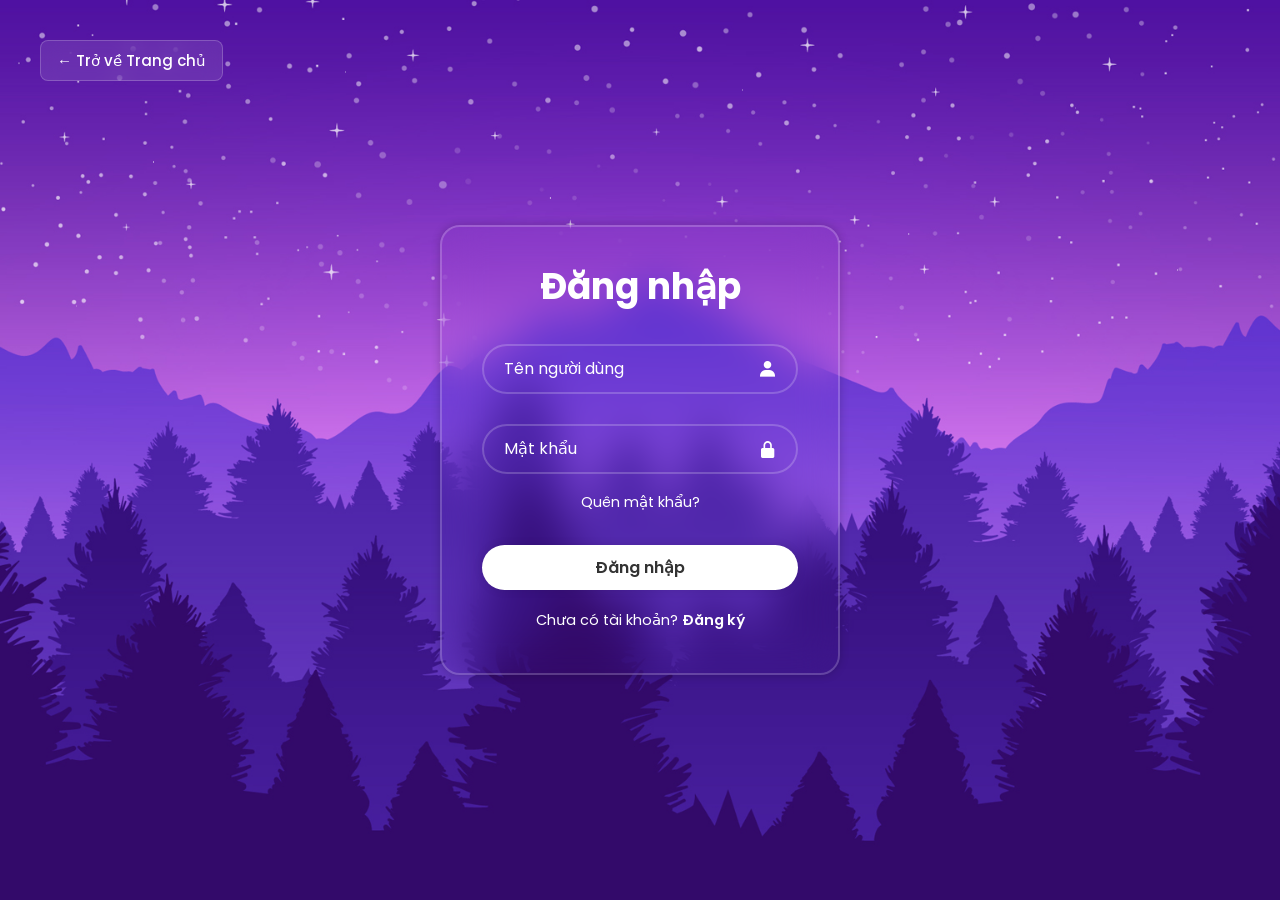
<file: login.html>
<!DOCTYPE html>
<html lang="vi">
<head>
    <meta charset="UTF-8">
    <meta name="viewport" content="width=device-width, initial-scale=1.0">
    <link rel="icon" type="image/png" href="/favicon1.png">
    <link rel="preload" as="image" href="img.jpg">
    <title>Đăng nhập / Đăng ký</title>
    <link href='https://unpkg.com/boxicons@2.1.4/css/boxicons.min.css' rel='stylesheet'>
    <style>
        @import url('https://fonts.googleapis.com/css2?family=Poppins:wght@300;400;500;600;700&display=swap');

        * {
            margin: 0;
            padding: 0;
            box-sizing: border-box;
            font-family: 'Poppins', sans-serif;
        }

        body {
            display: flex;
            justify-content: center;
            align-items: center;
            min-height: 100vh;
            background-image: url('img.jpg');
            background-size: cover;
            background-position: center;
        }

        .container {
            position: relative;
            width: 400px;
            height: 450px;
            background: transparent;
            border: 2px solid rgba(255, 255, 255, .2);
            border-radius: 20px;
            backdrop-filter: blur(20px);
            box-shadow: 0 0 10px rgba(0, 0, 0, .2);
            display: flex;
            justify-content: center;
            align-items: center;
            overflow: hidden;
            transition: height .2s ease;
        }

        .container.active {
            height: 520px;
        }

        .form-box {
            position: absolute;
            width: 100%;
            padding: 40px;
            transition: transform .3s ease;
        }

        .form-box.login {
            transform: translateX(0);
        }

        .container.active .form-box.login {
            transform: translateX(-400px);
        }

        .form-box.register {
            transform: translateX(400px);
        }

        .container.active .form-box.register {
            transform: translateX(0);
        }

        h1 {
            font-size: 36px;
            text-align: center;
            color: #fff;
        }

        .input-box {
            position: relative;
            width: 100%;
            height: 50px;
            margin: 30px 0;
        }

        .input-box input {
            width: 100%;
            height: 100%;
            background: transparent;
            border: none;
            outline: none;
            border: 2px solid rgba(255, 255, 255, .2);
            border-radius: 40px;
            font-size: 16px;
            color: #fff;
            padding: 20px 45px 20px 20px;
        }

        .input-box input::placeholder {
            color: #fff;
        }

        .input-box i {
            position: absolute;
            right: 20px;
            top: 50%;
            transform: translateY(-50%);
            font-size: 20px;
            color: #fff;
        }

        .forgot-link {
            margin: -15px 0 15px;
            text-align: center;
        }

        .forgot-link a {
            font-size: 14.5px;
            color: #fff;
            text-decoration: none;
        }

        .forgot-link a:hover {
            text-decoration: underline;
        }

        .btn {
            width: 100%;
            height: 45px;
            background: #fff;
            border: none;
            outline: none;
            border-radius: 40px;
            box-shadow: 0 0 10px rgba(0, 0, 0, .1);
            cursor: pointer;
            font-size: 16px;
            color: #333;
            font-weight: 600;
        }
        
        .btn:hover {
            background: #e2e2e2;
        }

        p {
            font-size: 14.5px;
            color: #fff;
            text-align: center;
            margin: 20px 0 10px;
        }

        p a {
            color: #fff;
            text-decoration: none;
            font-weight: 600;
        }

        p a:hover {
            text-decoration: underline;
        }
        
        @media (max-width: 480px) {
            .container {
                width: 100%;
                height: 100vh;
                border: none;
                border-radius: 0;
            }
        }
        .back-home {
            position: absolute;
            top: 40px;      /* Căn cách từ trên xuống */
            left: 40px;     /* Căn cách từ trái sang */
            color: #fff;
            text-decoration: none;
            font-size: 15px;
            font-weight: 500;
            padding: 8px 16px;
            background: rgba(255, 255, 255, 0.1); /* Nền kính mờ đồng bộ với form */
            border: 1px solid rgba(255, 255, 255, 0.2);
            border-radius: 8px;
            backdrop-filter: blur(10px);
            transition: all 0.3s ease;
            z-index: 100;
        }

        .back-home:hover {
            background: rgba(255, 255, 255, 0.2);
            transform: translateX(-5px); /* Hiệu ứng rê chuột sẽ trượt nhẹ nút sang trái */
        }
        /* Hiện dần khi vào trang */
        body {
    animation: pageIn .5s ease backwards;
    transition: opacity .3s ease;
        }
        body.page-leave { opacity: 0; }

        .container {
    animation: cardIn .6s cubic-bezier(.2, .8, .2, 1) backwards;
        }

        @keyframes pageIn {
    from { opacity: 0; }
    to   { opacity: 1; }
        }

        @keyframes cardIn {
    from { opacity: 0; transform: translateY(24px) scale(.96); }
    to   { opacity: 1; transform: none; }
        }
        .form-msg {
    min-height: 1.2em;
    margin: -10px 0 10px;
    color: #ffd2d2;
    font-size: 13.5px;
        }
        /* ===== Bầu trời: sao lấp lánh + sao băng ===== */
.sky {
    position: fixed;
    inset: 0;
    z-index: 0;
    overflow: hidden;
    pointer-events: none;
}

.sky::before {
    content: "";
    position: absolute;
    inset: 0;
    background:
        radial-gradient(1.6px 1.6px at 12% 18%, #fff, transparent 60%),
        radial-gradient(1.2px 1.2px at 27% 8%,  #fff, transparent 60%),
        radial-gradient(1.8px 1.8px at 43% 22%, #fff, transparent 60%),
        radial-gradient(1.2px 1.2px at 58% 10%, #fff, transparent 60%),
        radial-gradient(1.6px 1.6px at 71% 26%, #fff, transparent 60%),
        radial-gradient(1.2px 1.2px at 84% 12%, #fff, transparent 60%),
        radial-gradient(1.4px 1.4px at 92% 30%, #fff, transparent 60%),
        radial-gradient(1.2px 1.2px at 6%  34%, #fff, transparent 60%);
    animation: twinkle 4s ease-in-out infinite alternate;
}

@keyframes twinkle {
    from { opacity: .3; }
    to   { opacity: .9; }
}

.sky i {
    position: absolute;
    width: 450px;
    height: 2px;
    border-radius: 2px;
    background: linear-gradient(90deg, rgba(255, 255, 255, 0), #fff);
    box-shadow: 0 0 8px 1px rgba(160, 200, 255, .6);
    opacity: 0;
    transform: rotate(28deg);
    animation: shoot 11s linear infinite;
}

.sky i:nth-child(1) { top: 10%; left: 55%; animation-duration: 9s; animation-delay: 2s; }
.sky i:nth-child(2) { top: 22%; left: 20%; animation-duration: 7s; animation-delay: 6s; }
.sky i:nth-child(3) { top: 6%;  left: 75%; animation-duration: 11s; animation-delay: 9s; }
.sky i:nth-child(4) { top: 30%; left: 45%; animation-duration: 14s; animation-delay: 12s; }
.sky i:nth-child(5) { top: 15%; left: 35%; animation-duration: 16s; animation-delay: 4s; }
.sky i:nth-child(6) { top: 25%; left: 60%; animation-duration: 15s; animation-delay: 7s; }
.sky i:nth-child(7) { top: 5%;  left: 10%; animation-duration: 16s; animation-delay: 10s; }
.sky i:nth-child(8) { top: 35%; left: 85%; animation-duration: 13s; animation-delay: 13s; }
.sky i:nth-child(9) { top: 20%; left: 40%; animation-duration: 15s; animation-delay: 16s; }
.sky i:nth-child(10) { top: 40%; left: 25%; animation-duration: 12s; animation-delay: 19s; }
.sky i:nth-child(11) { top: 10%; left: 70%; animation-duration: 14s; animation-delay: 22s; }
.sky i:nth-child(12) { top: 30%; left: 55%; animation-duration: 15s; animation-delay: 25s; }

@keyframes shoot {
    0%   { opacity: 0; transform: rotate(28deg) translateX(0); }
    1.5% { opacity: 1; }
    7%   { opacity: 0; transform: rotate(28deg) translateX(550px); }
    100% { opacity: 0; transform: rotate(28deg) translateX(550px); }
}

/* Khung đăng nhập nằm trên bầu trời */
.container {
    z-index: 1;
}

@media (prefers-reduced-motion: reduce) {
    .sky i { display: none; }
    .sky::before { animation: none; }
}
    </style>
</head>
<body>
    <div class="sky" aria-hidden="true"><i></i><i></i><i></i><i></i><i></i><i></i><i></i><i></i><i></i><i></i><i></i><i></i></div>
    <a href="https://tlamthat.id.vn" class="back-home">← Trở về Trang chủ</a>
    <div class="container">
        <div class="form-box login">
            <form action="#">
                <h1>Đăng nhập</h1>
                <div class="input-box">
                    <input type="text" placeholder="Tên người dùng" required>
                    <i class='bx bxs-user'></i>
                </div>
                <div class="input-box">
                    <input type="password" placeholder="Mật khẩu" required>
                    <i class='bx bxs-lock-alt'></i>
                </div>
                <div class="forgot-link">
                    <a href="#">Quên mật khẩu?</a>
                </div>
                <p class="form-msg" role="alert"></p>
                <button type="submit" class="btn">Đăng nhập</button>
                <p>Chưa có tài khoản? <a href="#" class="register-link">Đăng ký</a></p>
            </form>
        </div>

        <div class="form-box register">
            <form action="#">
                <h1>Đăng ký</h1>
                <div class="input-box">
                    <input type="text" placeholder="Tên người dùng" required>
                    <i class='bx bxs-user'></i>
                </div>
                <div class="input-box">
                    <input type="email" placeholder="Email" required>
                    <i class='bx bxs-envelope'></i>
                </div>
                <div class="input-box">
                    <input type="password" placeholder="Mật khẩu" required>
                    <i class='bx bxs-lock-alt'></i>
                </div>
                <p class="form-msg" role="alert"></p>
                <button type="submit" class="btn">Đăng ký</button>
                <p>Đã có tài khoản? <a href="#" class="login-link">Đăng nhập</a></p>
            </form>
        </div>
    </div>

<script>
const container = document.querySelector('.container');
const registerLink = document.querySelector('.register-link');
const loginLink = document.querySelector('.login-link');
// Chỉ đổi địa chỉ khi đã đưa lên web, không đổi khi chạy thử ở máy
const CLEAN_URL = !["127.0.0.1", "localhost"].includes(location.hostname);

function authFetch(url, options = {}) {
    let token = "";
    try { token = localStorage.getItem("auth_token") || ""; } catch (e) {}
    const headers = { ...(options.headers || {}) };
    if (token) headers.Authorization = "Bearer " + token;
    return fetch(url, { credentials: "include", ...options, headers });
}

function setMode(isRegister, push) {
    container.classList.toggle('active', isRegister);
    if (push && CLEAN_URL) {
        history.pushState(null, "", isRegister ? "/sign-in" : "/login");
    }
}

registerLink.addEventListener('click', (e) => {
    e.preventDefault();
    setMode(true, true);
});

loginLink.addEventListener('click', (e) => {
    e.preventDefault();
    setMode(false, true);
});

// Nút Back/Forward của trình duyệt
addEventListener('popstate', () => {
    setMode(/sign-in(\.html)?$/.test(location.pathname), false);
});

// Mở thẳng /sign-in thì hiện luôn form đăng ký
if (/sign-in(\.html)?$/.test(location.pathname)) {
    container.classList.add('active');
}

// Bỏ ".html" trên thanh địa chỉ
if (CLEAN_URL && location.pathname.endsWith(".html")) {
    history.replaceState(null, "", location.pathname.replace(/\.html$/, "") + location.search);
}
document.querySelector('.back-home').addEventListener('click', function (e) {
    e.preventDefault();
    document.body.classList.add('page-leave');
    setTimeout(() => { location.href = this.href; }, 300);
});
addEventListener('pageshow', () => document.body.classList.remove('page-leave'));
const API = CLEAN_URL ? "https://tr1ssca.pythonanywhere.com" : "http://127.0.0.1:5000";
function showMessage(form, text) {
    form.querySelector(".form-msg").textContent = text;
}

async function sendAuth(path, body, form) {
    const button = form.querySelector(".btn");
    button.disabled = true;
    showMessage(form, "");
    try {
        const response = await authFetch(API + path, {
            method: "POST",
            headers: { "Content-Type": "application/json" },
            credentials: "include",
            body: JSON.stringify(body)
        });
        const data = await response.json().catch(() => ({}));
        if (!response.ok) {
            showMessage(form, data.error || "Có lỗi xảy ra, vui lòng thử lại.");
            return;
        }
        try {
            localStorage.setItem("demo_session", JSON.stringify({ name: data.user.username }));
            if (data.token) localStorage.setItem("auth_token", data.token);
        } catch (error) {
            // Không lưu được cũng không sao.
        }
        location.href = CLEAN_URL ? "/" : "index.html";
    } catch (error) {
        showMessage(form, "Không kết nối được máy chủ. Vui lòng thử lại sau.");
    } finally {
        button.disabled = false;
    }
}

document.querySelector(".form-box.login form").addEventListener("submit", e => {
    e.preventDefault();
    const inputs = e.target.querySelectorAll("input");
    sendAuth("/api/login", { username: inputs[0].value, password: inputs[1].value }, e.target);
});

document.querySelector(".form-box.register form").addEventListener("submit", e => {
    e.preventDefault();
    const inputs = e.target.querySelectorAll("input");
    sendAuth("/api/register", { username: inputs[0].value, email: inputs[1].value, password: inputs[2].value }, e.target);
});
/* Sao băng: mỗi lần lặp đổi sang vị trí ngẫu nhiên */
document.querySelectorAll('.sky i').forEach(function (s) {
    s.addEventListener('animationiteration', function () {
        s.style.top = (4 + Math.random() * 30) + '%';
        s.style.left = (5 + Math.random() * 80) + '%';
    });
});
</script>
</body>
</html>
</file>
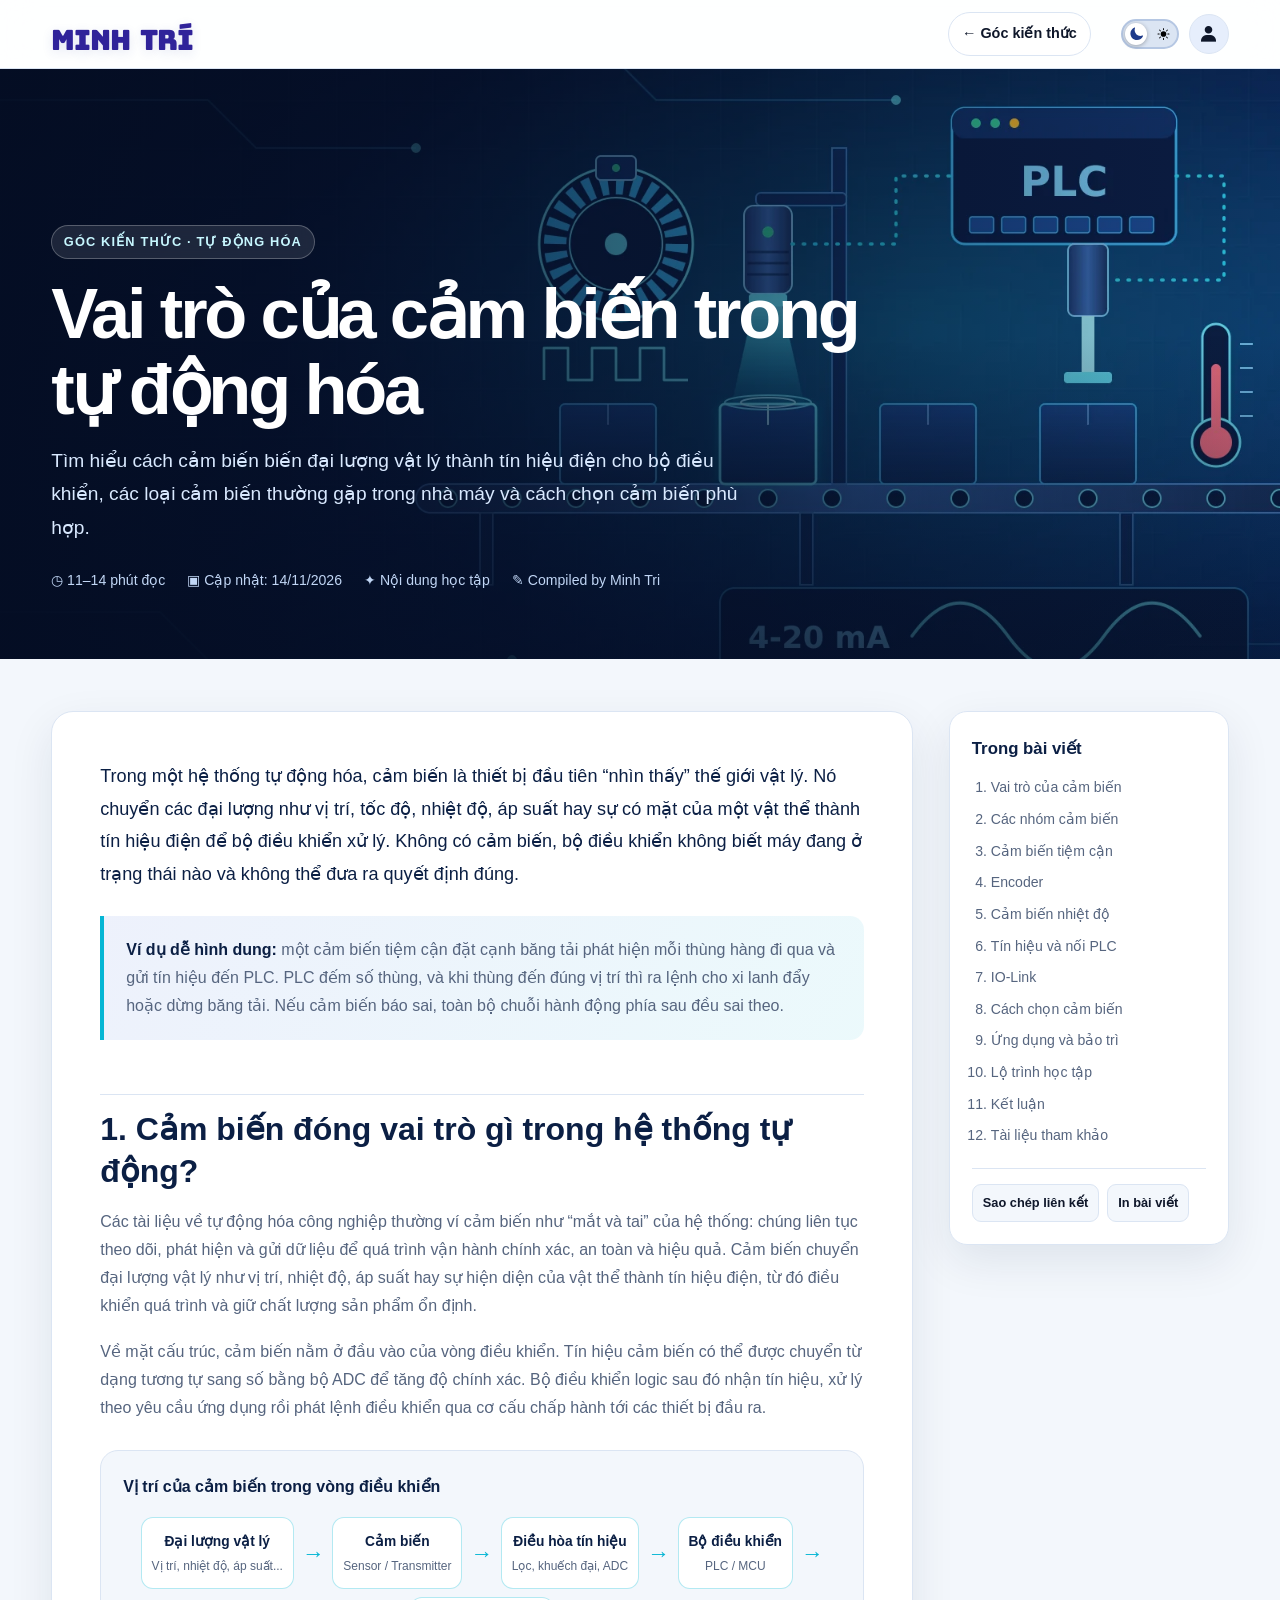
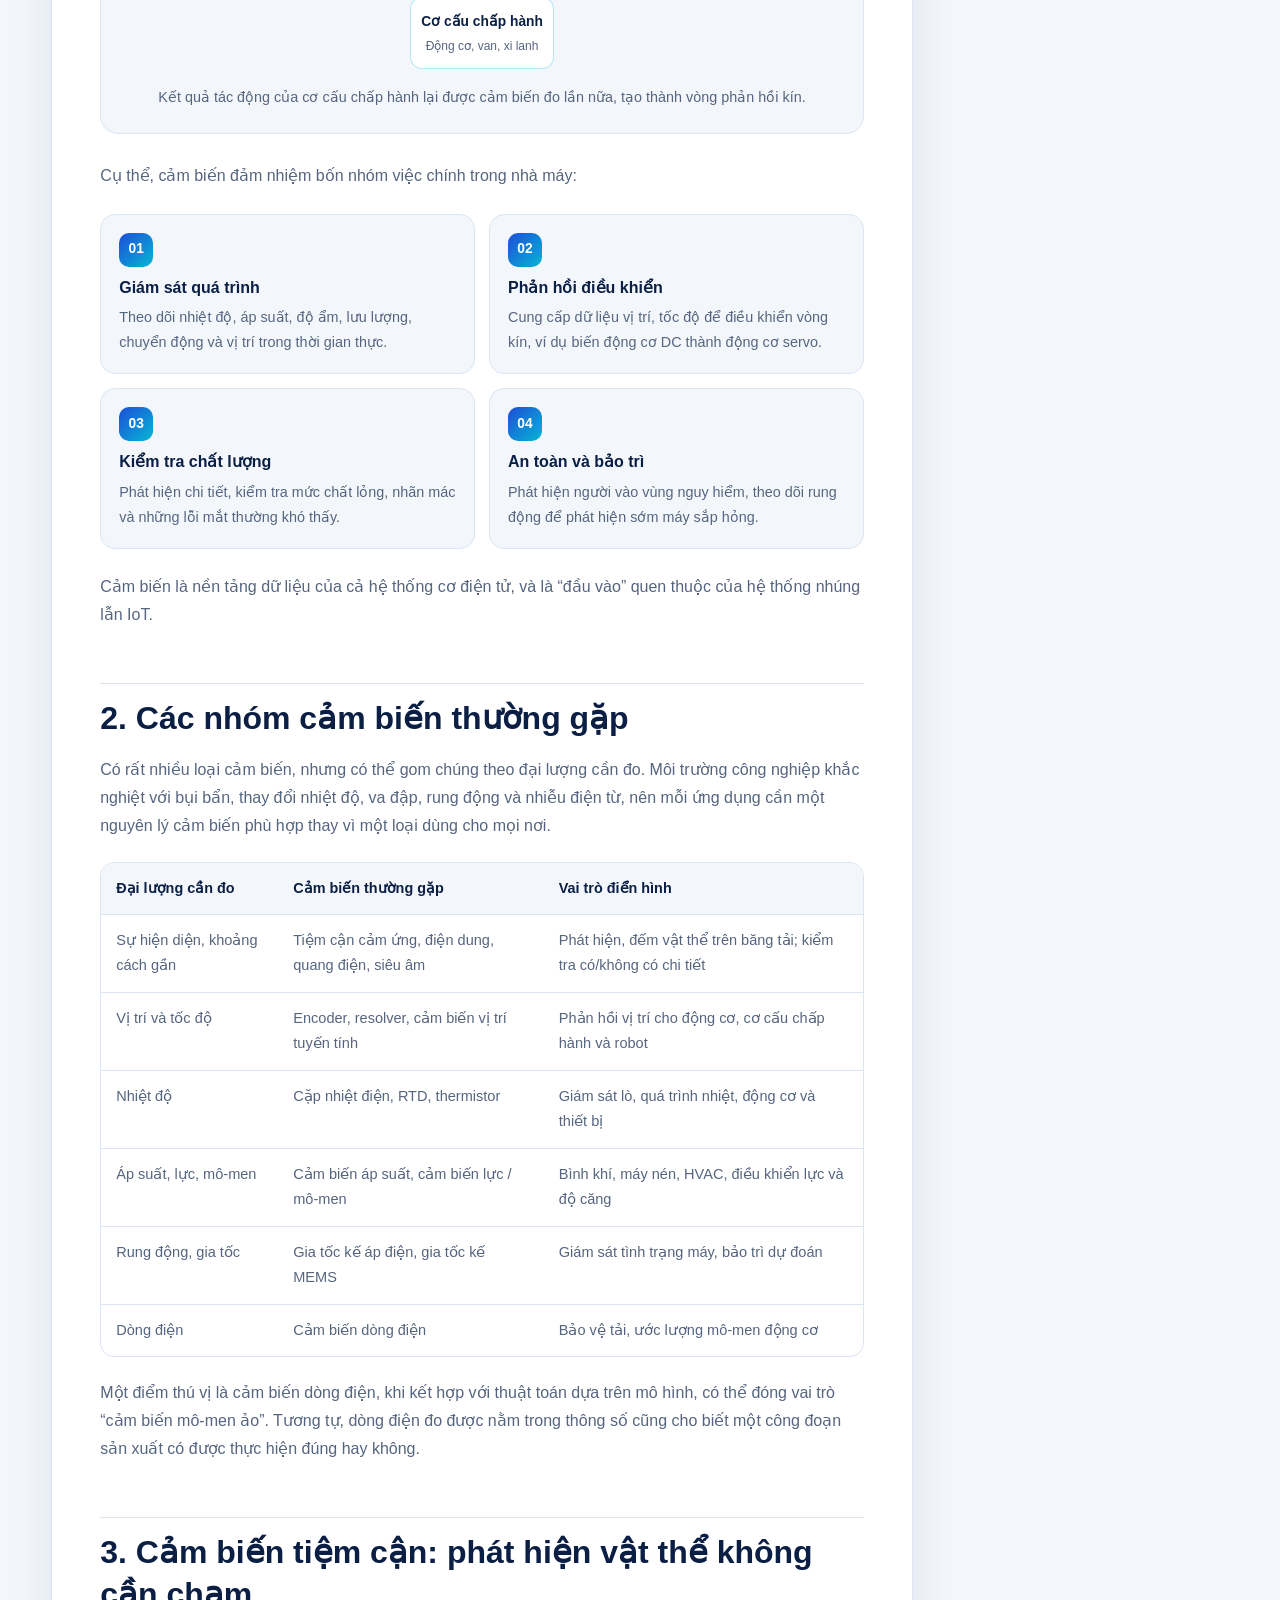
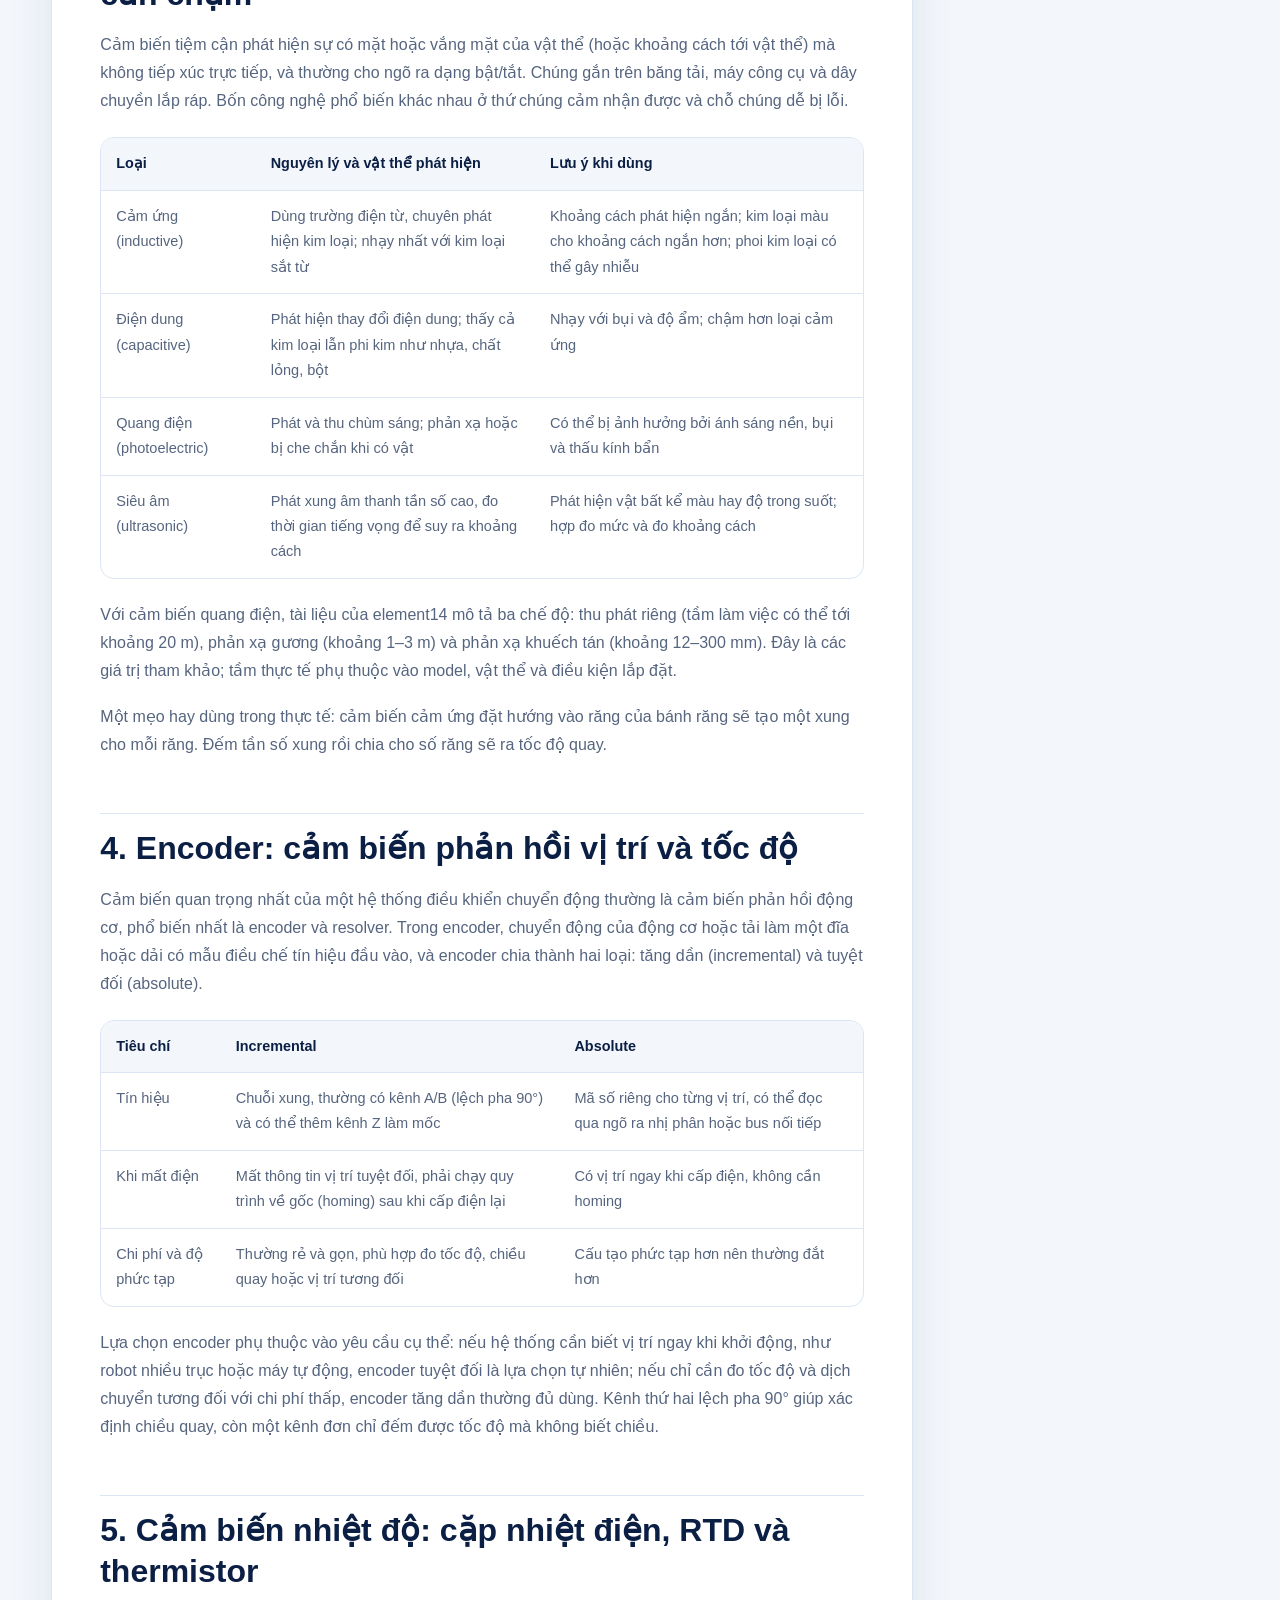
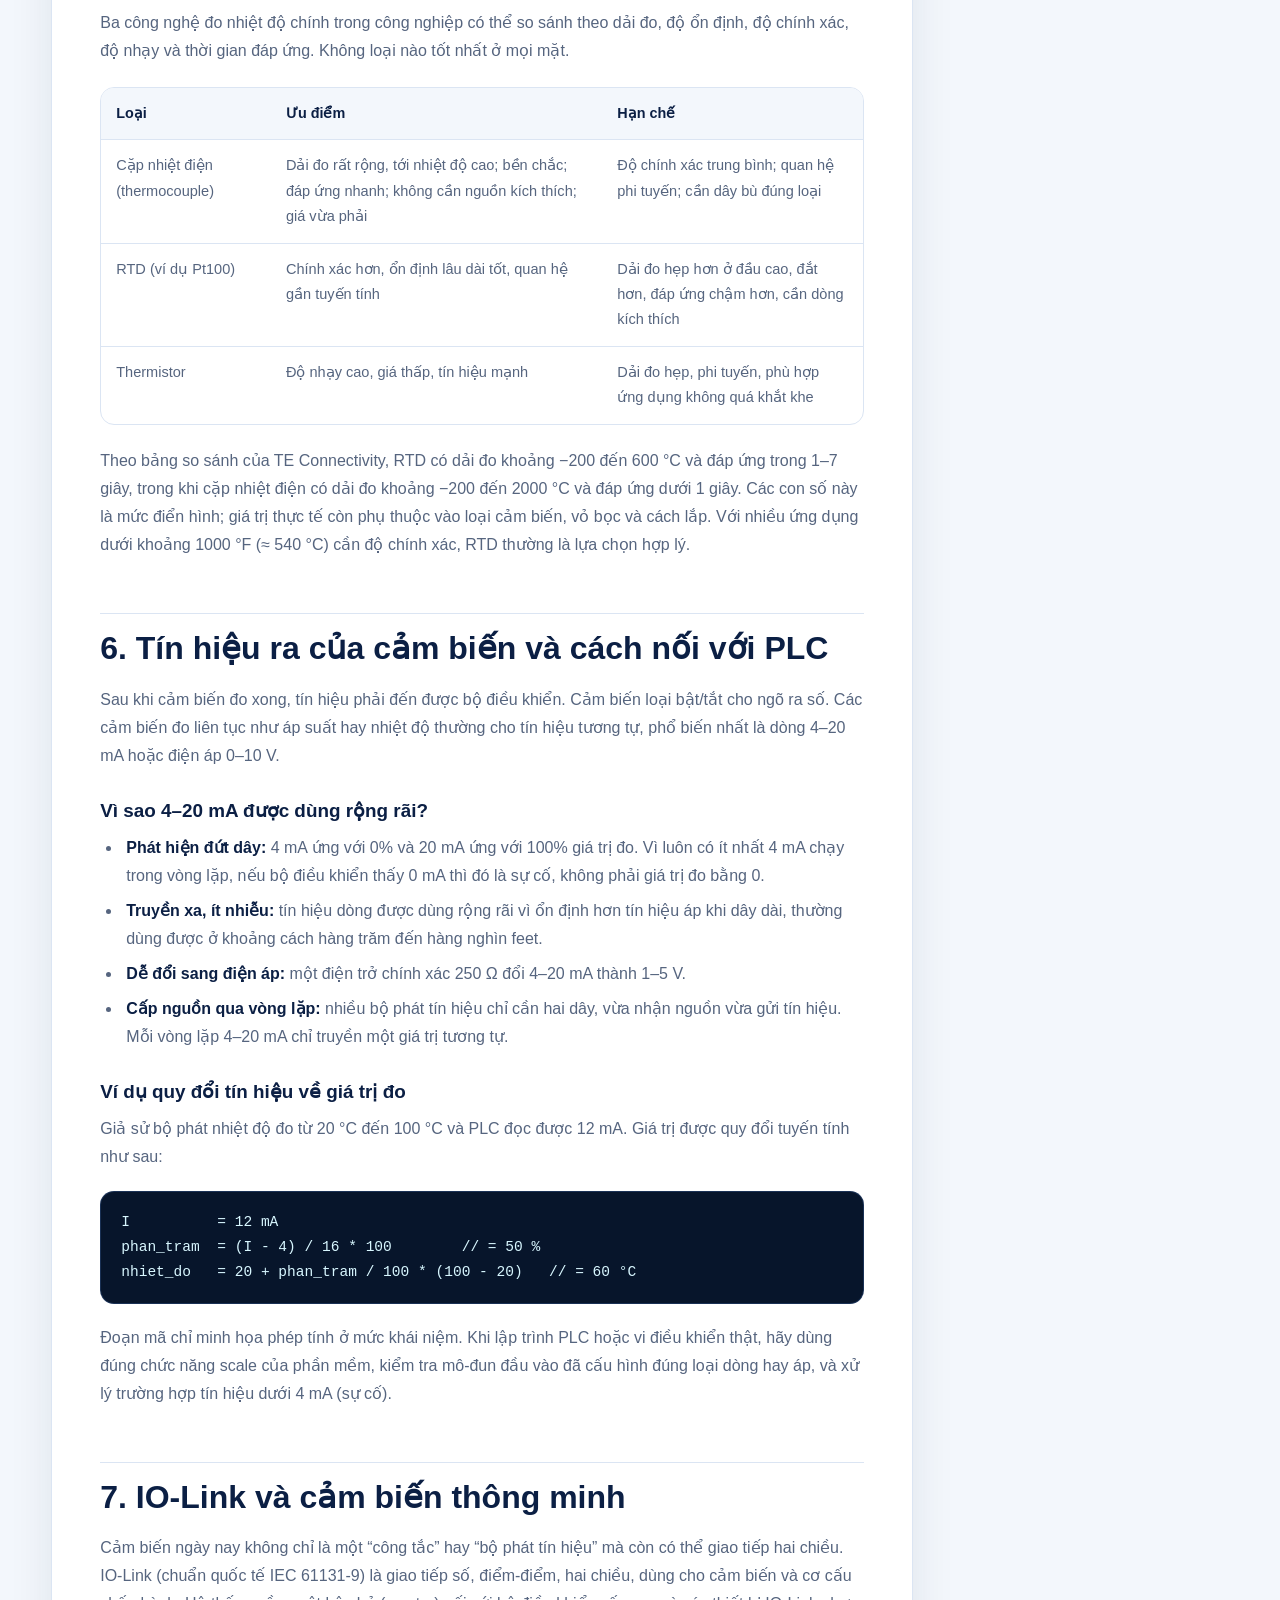
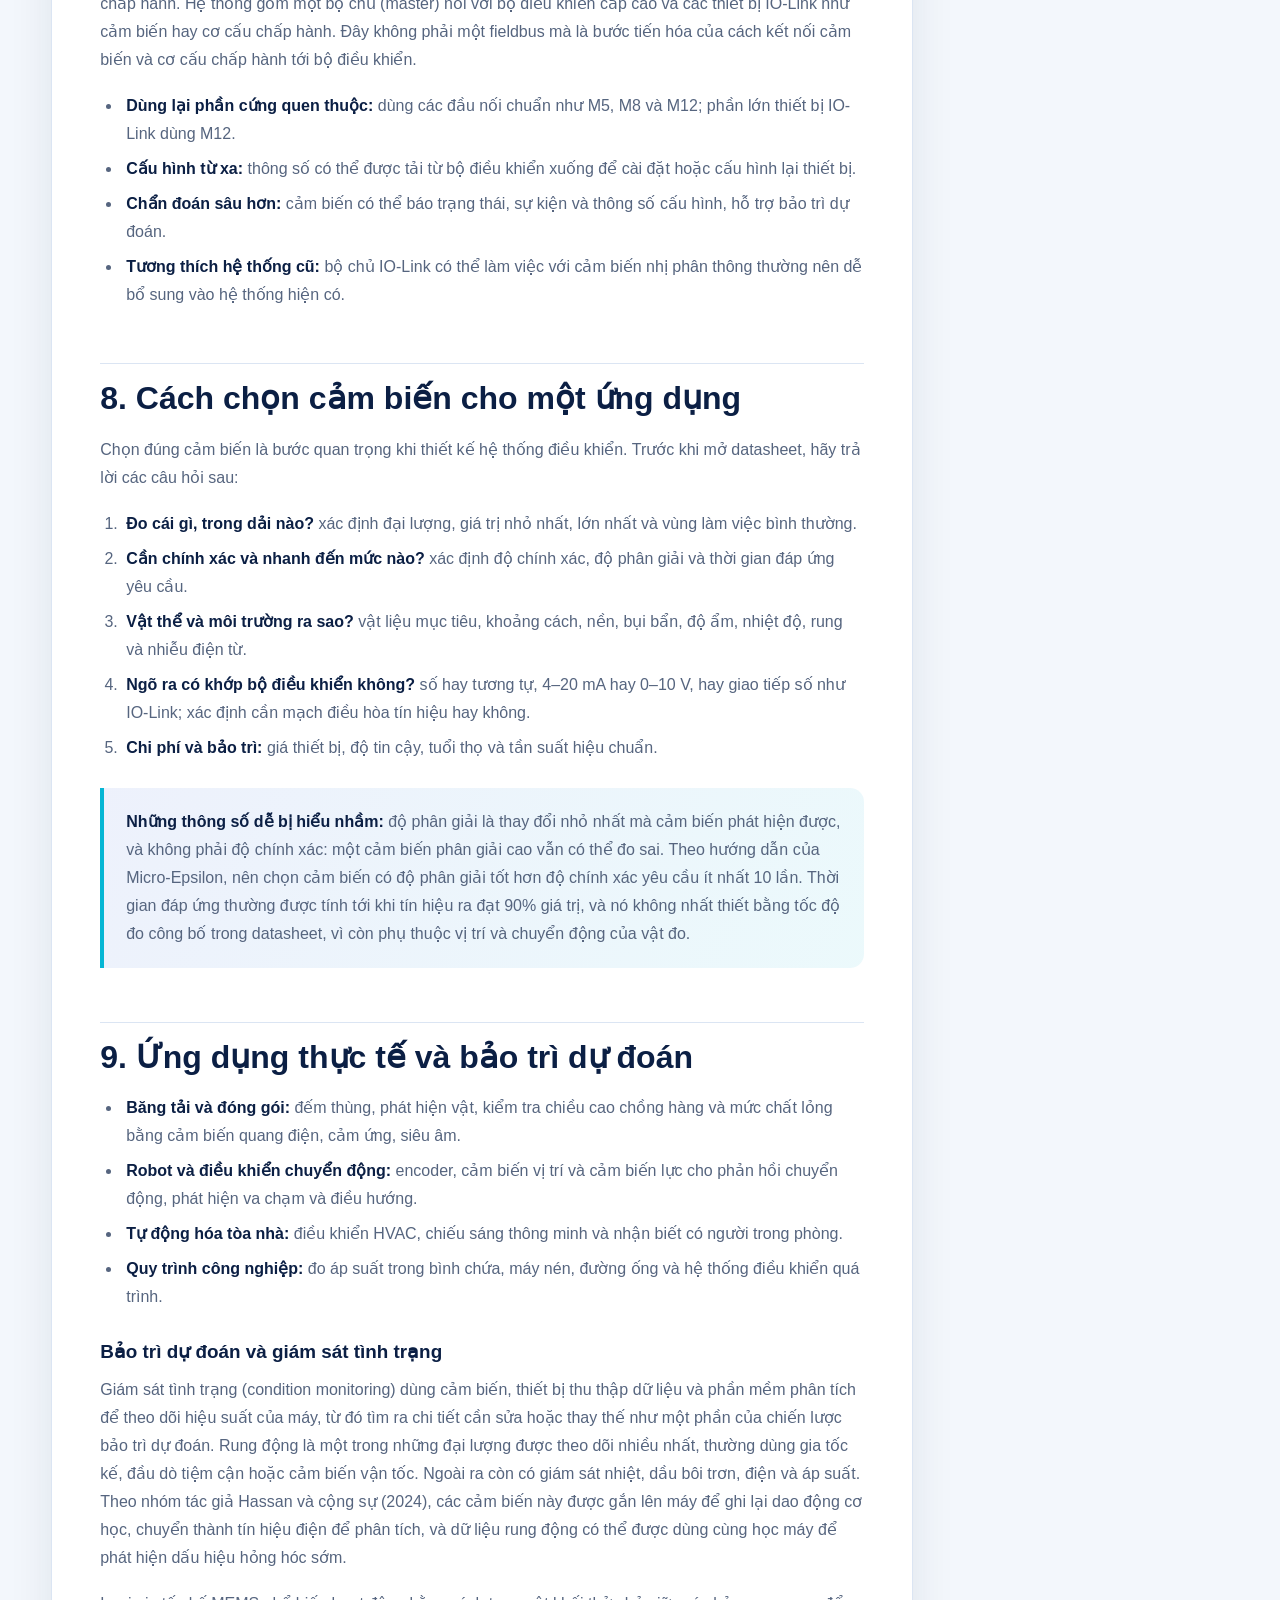
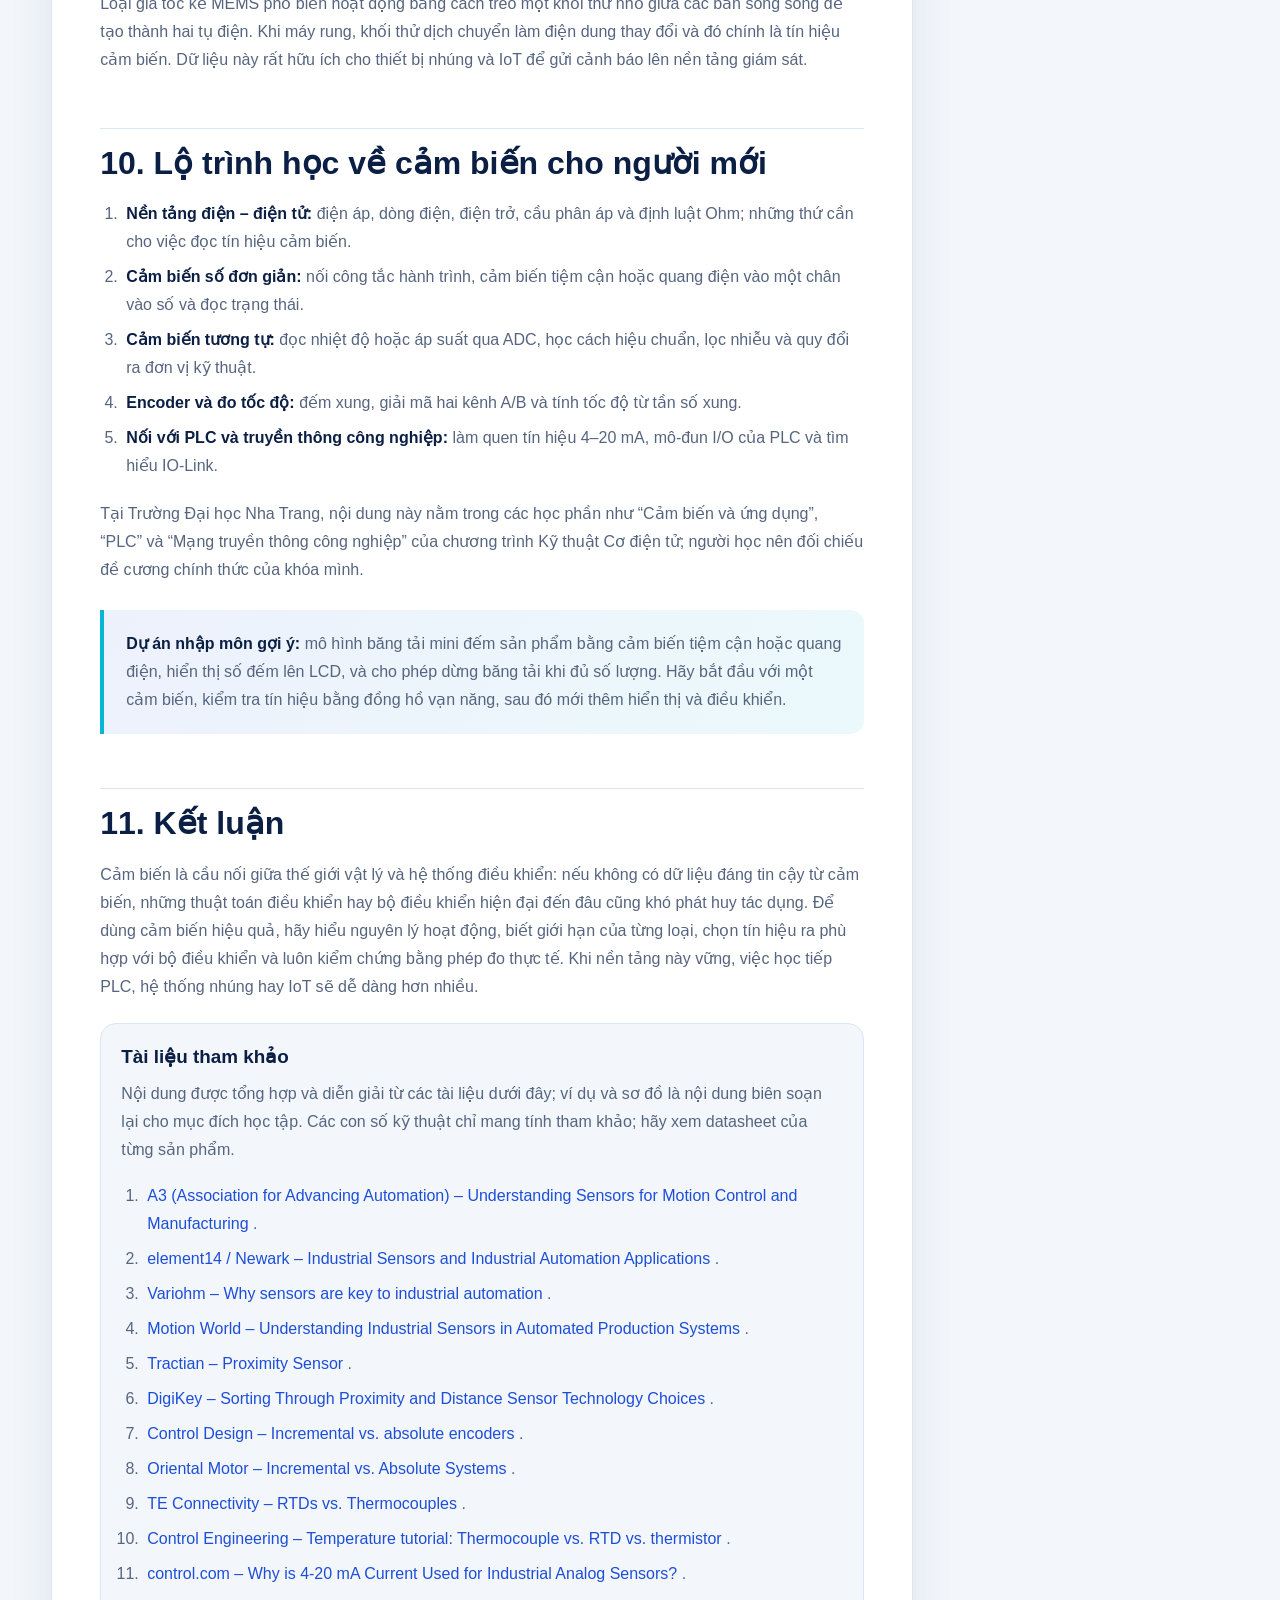
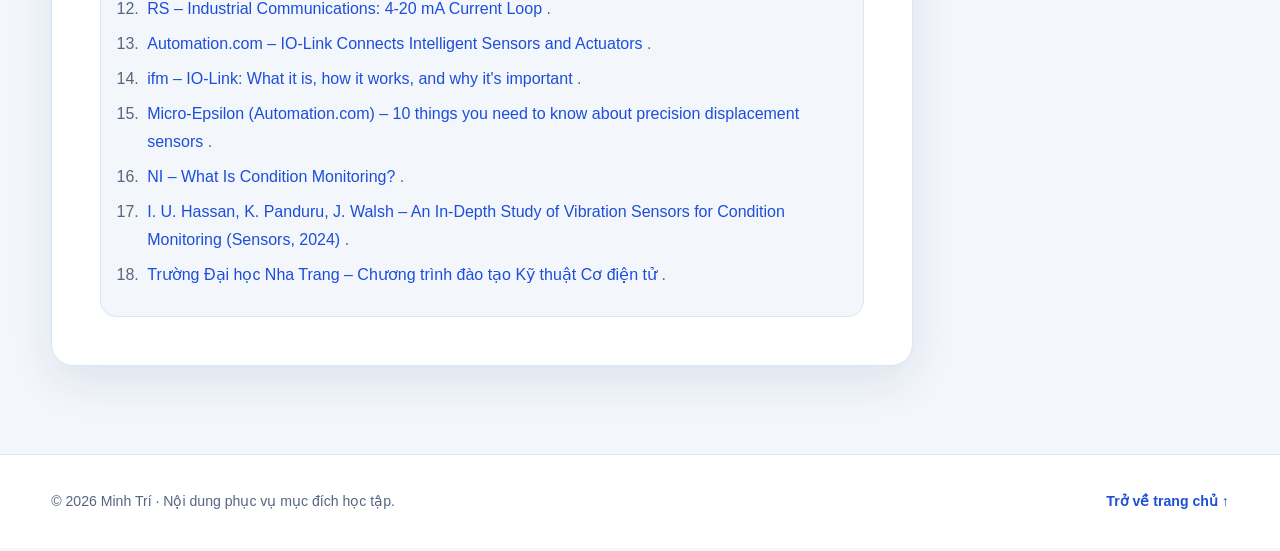
<file: articles/cam-bien-trong-tu-dong-hoa.html>
<!DOCTYPE html>
<html lang="vi">
    <head>
        <meta charset="UTF-8">
        <meta name="viewport" content="width=device-width, initial-scale=1.0">
        <link rel="icon" type="image/png" href="/favicon1.png">
        <meta name="description" content="Tìm hiểu vai trò của cảm biến trong tự động hóa: các loại cảm biến thường gặp, tín hiệu 4–20 mA, IO-Link, bảo trì dự đoán và cách chọn cảm biến phù hợp.">
        <meta name="theme-color" content="#0b1f44">
        <title>
            Vai trò của cảm biến trong tự động hóa | Minh Trí
        </title>

 <style>

:root {
    color-scheme: light;
    --page-bg: #f3f7fc;
    --surface: #ffffff;
    --text: #0f172a;
    --muted: #56657f;
    --heading: #0b1f44;
    --line: #dbe5f3;
    --blue: #1d4ed8;
    --cyan: #06b6d4;
    --purple: #6d28d9;
    --shadow: 0 16px 45px rgba(11, 31, 68, 0.09);
}

html[data-theme="dark"] {
    color-scheme: dark;
    --page-bg: #0b1220;
    --surface: #121c31;
    --text: #e6edf7;
    --muted: #9fb0cc;
    --heading: #e6edf7;
    --line: #25344f;
    --shadow: 0 16px 45px rgba(0, 0, 0, 0.22);
}

* {
    box-sizing: border-box;
    margin: 0;
    padding: 0;
}

html {
    scroll-behavior: smooth;
    scroll-padding-top: 96px;
}

body {
    min-width: 320px;
    overflow-x: hidden;
    background: var(--page-bg);
    color: var(--text);
    font-family: "Segoe UI", Roboto, Arial, sans-serif;
    line-height: 1.75;
}

a {
    color: inherit;
    text-decoration: none;
}

button {
    font: inherit;
}

:focus-visible {
    outline: 3px solid var(--cyan);
    outline-offset: 3px;
}

.progress-track {
    position: fixed;
    z-index: 100;
    inset: 0 0 auto;
    height: 4px;
    background: transparent;
}

.progress-bar {
    width: 0;
    height: 100%;
    background: linear-gradient(90deg, var(--blue), var(--cyan), #a78bfa);
    transition: width 0.08s linear;
}

.site-header {
    position: sticky;
    z-index: 50;
    top: 0;
    border-bottom: 1px solid var(--line);
    background: color-mix(in srgb, var(--surface) 90%, transparent);
    backdrop-filter: blur(16px);
}

.header-inner {
    display: flex;
    align-items: center;
    justify-content: space-between;
    gap: 18px;
    width: min(1180px, 92%);
    min-height: 68px;
    margin: 0 auto;
}

.brand {
    font-family: "Arial Black", "Segoe UI", sans-serif;
    font-size: 1.32rem;
    font-weight: 900;
    letter-spacing: -0.055em;
    white-space: nowrap;
}

.brand span:first-child {
    color: var(--heading);
}

.brand span:last-child {
    color: var(--blue);
}

.brand span:first-child {
    margin-right: 0.2em;
}

.header-actions {
    display: flex;
    align-items: center;
    gap: 10px;
}

.header-link,
.icon-button {
    display: inline-flex;
    align-items: center;
    justify-content: center;
    min-height: 40px;
    padding: 8px 13px;
    border: 1px solid var(--line);
    border-radius: 999px;
    background: var(--surface);
    color: var(--text);
    font-size: 0.9rem;
    font-weight: 650;
    cursor: pointer;
    transition: transform 0.2s ease, border-color 0.2s ease, background 0.2s ease;
}

.header-link:hover,
.icon-button:hover {
    transform: translateY(-2px);
    border-color: var(--cyan);
}

.article-hero {
    position: relative;
    isolation: isolate;
    display: flex;
    align-items: flex-end;
    min-height: clamp(360px, 48vw, 590px);
    overflow: hidden;
    background: #07152f;
}

.article-hero::after {
    position: absolute;
    z-index: -1;
    inset: 0;
    background: linear-gradient(90deg, rgba(4, 13, 35, 0.95), rgba(4, 13, 35, 0.54) 58%, rgba(4, 13, 35, 0.08)), linear-gradient(0deg, rgba(4, 13, 35, 0.62), transparent 55%);
    content: "";
}

.article-hero img {
    position: absolute;
    z-index: -2;
    inset: 0;
    width: 100%;
    height: 100%;
    object-fit: cover;
}

.hero-content {
    width: min(1180px, 92%);
    margin: 0 auto;
    padding: 72px 0 66px;
    color: #fff;
}

.eyebrow {
    display: inline-flex;
    align-items: center;
    gap: 8px;
    margin-bottom: 16px;
    padding: 5px 12px;
    border: 1px solid rgba(255, 255, 255, 0.25);
    border-radius: 999px;
    background: rgba(255, 255, 255, 0.1);
    color: #c7f7ff;
    font-size: 0.8rem;
    font-weight: 700;
    letter-spacing: 0.09em;
    text-transform: uppercase;
    backdrop-filter: blur(10px);
}

.hero-content h1 {
    max-width: 850px;
    margin-bottom: 16px;
    font-size: clamp(2.3rem, 5.5vw, 4.6rem);
    line-height: 1.08;
    letter-spacing: -0.045em;
}

.hero-summary {
    max-width: 720px;
    color: #d9e9ff;
    font-size: clamp(1rem, 1.8vw, 1.2rem);
}

.hero-meta {
    display: flex;
    flex-wrap: wrap;
    gap: 10px 22px;
    margin-top: 24px;
    color: #c1d6f5;
    font-size: 0.88rem;
}

.hero-meta span {
    display: inline-flex;
    align-items: center;
    gap: 7px;
}

.article-layout {
    display: grid;
    grid-template-columns: minmax(0, 1fr) 280px;
    gap: 36px;
    width: min(1180px, 92%);
    margin: 52px auto 88px;
    align-items: start;
}

.article-content {
    min-width: 0;
    padding: clamp(22px, 4vw, 48px);
    border: 1px solid var(--line);
    border-radius: 22px;
    background: var(--surface);
    box-shadow: var(--shadow);
}

.article-content p {
    margin: 0 0 18px;
    color: var(--muted);
}

.article-content h2 {
    margin: 54px 0 16px;
    padding-top: 14px;
    border-top: 1px solid var(--line);
    color: var(--heading);
    font-size: clamp(1.55rem, 3vw, 2rem);
    line-height: 1.3;
    scroll-margin-top: 100px;
}

.article-content h3 {
    margin: 28px 0 10px;
    color: var(--heading);
    font-size: 1.18rem;
    line-height: 1.4;
}

.article-content ul,
.article-content ol {
    margin: 0 0 20px 22px;
    color: var(--muted);
}

.article-content li {
    margin: 7px 0;
    padding-left: 4px;
}

.article-content strong {
    color: var(--heading);
}

.lead-paragraph {
    color: var(--heading) !important;
    font-size: 1.13rem;
    line-height: 1.8;
}

.callout {
    margin: 26px 0;
    padding: 20px 22px;
    border-left: 4px solid var(--cyan);
    border-radius: 0 14px 14px 0;
    background: linear-gradient(120deg, rgba(29, 78, 216, 0.08), rgba(6, 182, 212, 0.08));
}

.callout p:last-child {
    margin-bottom: 0;
}

.key-grid {
    display: grid;
    grid-template-columns: repeat(2, minmax(0, 1fr));
    gap: 14px;
    margin: 24px 0;
}

.key-card {
    padding: 18px;
    border: 1px solid var(--line);
    border-radius: 15px;
    background: var(--page-bg);
}

.key-card .number {
    display: inline-grid;
    place-items: center;
    width: 34px;
    height: 34px;
    margin-bottom: 10px;
    border-radius: 10px;
    background: linear-gradient(135deg, var(--blue), var(--cyan));
    color: #fff;
    font-size: 0.86rem;
    font-weight: 800;
}

.key-card h3 {
    margin: 0 0 6px;
    font-size: 1rem;
}

.key-card p {
    margin: 0;
    font-size: 0.9rem;
}

.diagram {
    margin: 28px 0;
    padding: 22px;
    border: 1px solid var(--line);
    border-radius: 18px;
    background: var(--page-bg);
}

.diagram-title {
    margin-bottom: 16px;
    color: var(--heading);
    font-weight: 750;
}

.flow-row {
    display: flex;
    flex-wrap: wrap;
    align-items: center;
    justify-content: center;
    gap: 8px;
}

.flow-node {
    display: grid;
    place-items: center;
    min-width: 112px;
    min-height: 72px;
    padding: 10px;
    border: 1px solid rgba(6, 182, 212, 0.3);
    border-radius: 12px;
    background: var(--surface);
    color: var(--heading);
    text-align: center;
    font-size: 0.86rem;
    font-weight: 700;
}

.flow-node small {
    display: block;
    color: var(--muted);
    font-size: 0.75rem;
    font-weight: 500;
}

.flow-arrow {
    color: var(--cyan);
    font-size: 1.4rem;
    font-weight: 800;
}

.table-wrap {
    overflow-x: auto;
    margin: 22px 0;
    border: 1px solid var(--line);
    border-radius: 14px;
}

table {
    width: 100%;
    border-collapse: collapse;
    min-width: 520px;
}

th,
td {
    padding: 13px 15px;
    border-bottom: 1px solid var(--line);
    text-align: left;
    vertical-align: top;
}

th {
    background: var(--page-bg);
    color: var(--heading);
    font-size: 0.9rem;
}

td {
    color: var(--muted);
    font-size: 0.91rem;
}

tr:last-child td {
    border-bottom: 0;
}

.code-block {
    overflow-x: auto;
    margin: 20px 0;
    padding: 18px 20px;
    border: 1px solid rgba(100, 160, 255, 0.2);
    border-radius: 14px;
    background: #07152b;
    color: #d8f7ff;
    font: 0.91rem/1.7 Consolas, "Courier New", monospace;
    white-space: pre;
}

.toc {
    position: sticky;
    top: 94px;
    padding: 22px;
    border: 1px solid var(--line);
    border-radius: 18px;
    background: var(--surface);
    box-shadow: var(--shadow);
}

.toc h2 {
    margin-bottom: 12px;
    color: var(--heading);
    font-size: 1.05rem;
}

.toc ol {
    display: grid;
    gap: 7px;
    margin-left: 19px;
    color: var(--muted);
    font-size: 0.88rem;
}

.toc a:hover,
.references a:hover {
    color: var(--blue);
    text-decoration: underline;
    text-underline-offset: 3px;
}

.toc-tools {
    display: flex;
    flex-wrap: wrap;
    gap: 8px;
    margin-top: 20px;
    padding-top: 15px;
    border-top: 1px solid var(--line);
}

.small-action {
    padding: 7px 10px;
    border: 1px solid var(--line);
    border-radius: 9px;
    background: var(--page-bg);
    color: var(--text);
    font-size: 0.8rem;
    font-weight: 650;
    cursor: pointer;
}

.references {
    margin-top: 22px;
    padding: 20px;
    border: 1px solid var(--line);
    border-radius: 16px;
    background: var(--page-bg);
}

.references h3 {
    margin-top: 0;
}

.references ol {
    margin-bottom: 0;
}

.references a {
    overflow-wrap: anywhere;
    color: var(--blue);
}

.article-footer {
    padding: 34px 0;
    border-top: 1px solid var(--line);
    background: var(--surface);
}

.footer-inner {
    display: flex;
    flex-wrap: wrap;
    align-items: center;
    justify-content: space-between;
    gap: 15px;
    width: min(1180px, 92%);
    margin: 0 auto;
    color: var(--muted);
    font-size: 0.88rem;
}

.footer-inner a {
    color: var(--blue);
    font-weight: 700;
}

.back-top {
    position: fixed;
    right: 22px;
    bottom: 22px;
    z-index: 40;
    display: grid;
    place-items: center;
    width: 46px;
    height: 46px;
    border: 0;
    border-radius: 50%;
    background: linear-gradient(135deg, var(--blue), var(--cyan));
    color: #fff;
    font-size: 1.2rem;
    box-shadow: 0 8px 24px rgba(29, 78, 216, 0.27);
    cursor: pointer;
    opacity: 0;
    visibility: hidden;
    transform: translateY(12px);
    transition: opacity 0.25s ease, transform 0.25s ease, visibility 0.25s ease;
}

.back-top.is-visible {
    opacity: 1;
    visibility: visible;
    transform: translateY(0);
}

.reveal {
    opacity: 0;
    transform: translateY(18px);
    transition: opacity 0.65s ease, transform 0.65s ease;
}

.reveal.is-visible {
    opacity: 1;
    transform: none;
}

@media (max-width: 900px) {
    .article-layout {
        grid-template-columns: 1fr;
    }

    .toc {
        position: static;
        order: -1;
    }
}

@media (max-width: 620px) {
    .header-inner {
        min-height: 60px;
    }

    .header-link {
        padding: 7px 10px;
        font-size: 0.82rem;
    }

    .hero-content {
        padding: 55px 0 48px;
    }

    .article-layout {
        margin-top: 28px;
    }

    .article-content {
        padding: 21px 18px;
        border-radius: 16px;
    }

    .key-grid {
        grid-template-columns: 1fr;
    }

    .diagram {
        padding: 15px;
    }

    .flow-row {
        flex-direction: column;
    }

    .flow-arrow {
        transform: rotate(90deg);
    }

    .flow-node {
        width: 100%;
    }
}

@media (prefers-reduced-motion: reduce) {
    *,
    *::before,
    *::after {
        scroll-behavior: auto !important;
        animation-duration: 0.01ms !important;
        transition-duration: 0.01ms !important;
    }
}

 </style>
<link href="https://unpkg.com/boxicons@2.1.4/css/boxicons.min.css" rel="stylesheet">
<link rel="stylesheet" href="/badges.css">
<link rel="stylesheet" href="/site-ui.css">
<link rel="stylesheet" href="/print.css" media="print">
<script src="/site-ui.js" defer></script>
    </head>
    <body>
        <div class="progress-track" aria-hidden="true">
            <div class="progress-bar" id="progressBar">
            </div>
        </div>
        <header class="site-header">
            <div class="header-inner">
                <a class="brand" href="../index.html" aria-label="Minh Trí – về trang chủ">
                    <span>
                        MINH
                    </span>
                    <span>
                        TRÍ
                    </span>
                </a>
                <div class="header-actions">
                    <a class="header-link" href="../index.html#articles">
                        ← Góc kiến thức
                    </a>
<button id="themeToggle" class="theme-switch" type="button" aria-label="Chuyển giao diện">
    <!-- Icon Mặt trăng cố định bên trái -->
    <svg class="track-icon moon-icon" xmlns="http://www.w3.org/2000/svg" viewBox="0 0 24 24" fill="currentColor"><path fill-rule="evenodd" d="M9.528 1.718a.75.75 0 01.162.819A8.97 8.97 0 009 6a9 9 0 009 9 8.97 8.97 0 003.463-.69.75.75 0 01.981.98 10.503 10.503 0 01-9.694 6.46c-5.799 0-10.5-4.701-10.5-10.5 0-4.368 2.667-8.112 6.46-9.694a.75.75 0 01.818.162z" clip-rule="evenodd" /></svg>

    <!-- Icon Mặt trời cố định bên phải -->
    <svg class="track-icon sun-icon" xmlns="http://www.w3.org/2000/svg" viewBox="0 0 24 24" fill="currentColor"><path d="M12 2.25a.75.75 0 01.75.75v2.25a.75.75 0 01-1.5 0V3a.75.75 0 01.75-.75zM7.5 12a4.5 4.5 0 119 0 4.5 4.5 0 01-9 0zM18.894 6.166a.75.75 0 00-1.06-1.06l-1.591 1.59a.75.75 0 101.06 1.061l1.591-1.59zM21.75 12a.75.75 0 01-.75.75h-2.25a.75.75 0 010-1.5H21a.75.75 0 01.75.75zM17.834 18.894a.75.75 0 001.06-1.06l-1.59-1.591a.75.75 0 10-1.061 1.06l1.59 1.591zM12 18a.75.75 0 01.75.75V21a.75.75 0 01-1.5 0v-2.25A.75.75 0 0112 18zM7.758 17.303a.75.75 0 00-1.061-1.06l-1.591 1.59a.75.75 0 001.06 1.061l1.591-1.59zM6 12a.75.75 0 01-.75.75H3a.75.75 0 010-1.5h2.25A.75.75 0 016 12zM6.697 7.757a.75.75 0 001.06-1.06l-1.5-1.591a.75.75 0 00-1.061 1.06l1.5 1.591z" /></svg>

    <!-- Cục tròn trượt -->
    <span class="switch-thumb"></span>
</button>
                </div>
            </div>
        </header>
        <section class="article-hero">
            <img src="images/sensors-in-automation.webp" alt="Cảm biến tiệm cận phát hiện thùng hàng trên băng tải, kết nối với PLC, encoder, cảm biến nhiệt độ và tín hiệu 4-20 mA" width="1600" height="900" fetchpriority="high">
            <div class="hero-content">
                <span class="eyebrow">
                    Góc kiến thức · Tự động hóa
                </span>
                <h1>
                    Vai trò của cảm biến trong tự động hóa
                </h1>
                <p class="hero-summary">
                    Tìm hiểu cách cảm biến biến đại lượng vật lý thành tín hiệu điện cho bộ điều khiển, các loại cảm biến thường gặp trong nhà máy và cách chọn cảm biến phù hợp.
                </p>
                <div class="hero-meta">
                    <span>
                        ◷ 11–14 phút đọc
                    </span>
                    <span>
                        ▣ Cập nhật: 14/11/2026
                    </span>
                    <span>
                        ✦ Nội dung học tập
                    </span>
                    <span>
                        ✎ Compiled by Minh Tri
                    </span>

                </div>
            </div>
        </section>
        <main class="article-layout">
            <article class="article-content">
                <p class="lead-paragraph">
                    Trong một hệ thống tự động hóa, cảm biến là thiết bị đầu tiên “nhìn thấy” thế giới vật lý. Nó chuyển các đại lượng như vị trí, tốc độ, nhiệt độ, áp suất hay sự có mặt của một vật thể thành tín hiệu điện để bộ điều khiển xử lý. Không có cảm biến, bộ điều khiển không biết máy đang ở trạng thái nào và không thể đưa ra quyết định đúng.
                </p>
                <div class="callout">
                    <p>
                        <strong>
                            Ví dụ dễ hình dung:
                        </strong>
                         một cảm biến tiệm cận đặt cạnh băng tải phát hiện mỗi thùng hàng đi qua và gửi tín hiệu đến PLC. PLC đếm số thùng, và khi thùng đến đúng vị trí thì ra lệnh cho xi lanh đẩy hoặc dừng băng tải. Nếu cảm biến báo sai, toàn bộ chuỗi hành động phía sau đều sai theo.
                    </p>
                </div>
                <h2 id="role">
                    1. Cảm biến đóng vai trò gì trong hệ thống tự động?
                </h2>
                <p>
                    Các tài liệu về tự động hóa công nghiệp thường ví cảm biến như “mắt và tai” của hệ thống: chúng liên tục theo dõi, phát hiện và gửi dữ liệu để quá trình vận hành chính xác, an toàn và hiệu quả. Cảm biến chuyển đại lượng vật lý như vị trí, nhiệt độ, áp suất hay sự hiện diện của vật thể thành tín hiệu điện, từ đó điều khiển quá trình và giữ chất lượng sản phẩm ổn định.
                </p>
                <p>
                    Về mặt cấu trúc, cảm biến nằm ở đầu vào của vòng điều khiển. Tín hiệu cảm biến có thể được chuyển từ dạng tương tự sang số bằng bộ ADC để tăng độ chính xác. Bộ điều khiển logic sau đó nhận tín hiệu, xử lý theo yêu cầu ứng dụng rồi phát lệnh điều khiển qua cơ cấu chấp hành tới các thiết bị đầu ra.
                </p>
                <div class="diagram">
                    <div class="diagram-title">
                        Vị trí của cảm biến trong vòng điều khiển
                    </div>
                    <div class="flow-row">
                        <div class="flow-node">
                            Đại lượng vật lý
                            <small>
                                Vị trí, nhiệt độ, áp suất...
                            </small>
                        </div>
                        <span class="flow-arrow">
                            →
                        </span>
                        <div class="flow-node">
                            Cảm biến
                            <small>
                                Sensor / Transmitter
                            </small>
                        </div>
                        <span class="flow-arrow">
                            →
                        </span>
                        <div class="flow-node">
                            Điều hòa tín hiệu
                            <small>
                                Lọc, khuếch đại, ADC
                            </small>
                        </div>
                        <span class="flow-arrow">
                            →
                        </span>
                        <div class="flow-node">
                            Bộ điều khiển
                            <small>
                                PLC / MCU
                            </small>
                        </div>
                        <span class="flow-arrow">
                            →
                        </span>
                        <div class="flow-node">
                            Cơ cấu chấp hành
                            <small>
                                Động cơ, van, xi lanh
                            </small>
                        </div>
                    </div>
                    <p style="margin:16px 0 0;text-align:center;font-size:.9rem;">
                        Kết quả tác động của cơ cấu chấp hành lại được cảm biến đo lần nữa, tạo thành vòng phản hồi kín.
                    </p>
                </div>
                <p>
                    Cụ thể, cảm biến đảm nhiệm bốn nhóm việc chính trong nhà máy:
                </p>
                <div class="key-grid">
                    <div class="key-card">
                        <span class="number">
                            01
                        </span>
                        <h3>
                            Giám sát quá trình
                        </h3>
                        <p>
                            Theo dõi nhiệt độ, áp suất, độ ẩm, lưu lượng, chuyển động và vị trí trong thời gian thực.
                        </p>
                    </div>
                    <div class="key-card">
                        <span class="number">
                            02
                        </span>
                        <h3>
                            Phản hồi điều khiển
                        </h3>
                        <p>
                            Cung cấp dữ liệu vị trí, tốc độ để điều khiển vòng kín, ví dụ biến động cơ DC thành động cơ servo.
                        </p>
                    </div>
                    <div class="key-card">
                        <span class="number">
                            03
                        </span>
                        <h3>
                            Kiểm tra chất lượng
                        </h3>
                        <p>
                            Phát hiện chi tiết, kiểm tra mức chất lỏng, nhãn mác và những lỗi mắt thường khó thấy.
                        </p>
                    </div>
                    <div class="key-card">
                        <span class="number">
                            04
                        </span>
                        <h3>
                            An toàn và bảo trì
                        </h3>
                        <p>
                            Phát hiện người vào vùng nguy hiểm, theo dõi rung động để phát hiện sớm máy sắp hỏng.
                        </p>
                    </div>
                </div>
                <p>
                    Cảm biến là nền tảng dữ liệu của cả <a href="tong-quan-co-dien-tu.html">hệ thống cơ điện tử</a>, và là “đầu vào” quen thuộc của <a href="he-thong-nhung-la-gi.html">hệ thống nhúng</a> lẫn <a href="internet-of-things.html">IoT</a>.
                </p>
                <h2 id="types">
                    2. Các nhóm cảm biến thường gặp
                </h2>
                <p>
                    Có rất nhiều loại cảm biến, nhưng có thể gom chúng theo đại lượng cần đo. Môi trường công nghiệp khắc nghiệt với bụi bẩn, thay đổi nhiệt độ, va đập, rung động và nhiễu điện từ, nên mỗi ứng dụng cần một nguyên lý cảm biến phù hợp thay vì một loại dùng cho mọi nơi.
                </p>
                <div class="table-wrap">
                    <table>
                        <thead>
                            <tr>
                                <th>
                                    Đại lượng cần đo
                                </th>
                                <th>
                                    Cảm biến thường gặp
                                </th>
                                <th>
                                    Vai trò điển hình
                                </th>
                            </tr>
                        </thead>
                        <tbody>
                            <tr>
                                <td>
                                    Sự hiện diện, khoảng cách gần
                                </td>
                                <td>
                                    Tiệm cận cảm ứng, điện dung, quang điện, siêu âm
                                </td>
                                <td>
                                    Phát hiện, đếm vật thể trên băng tải; kiểm tra có/không có chi tiết
                                </td>
                            </tr>
                            <tr>
                                <td>
                                    Vị trí và tốc độ
                                </td>
                                <td>
                                    Encoder, resolver, cảm biến vị trí tuyến tính
                                </td>
                                <td>
                                    Phản hồi vị trí cho động cơ, cơ cấu chấp hành và robot
                                </td>
                            </tr>
                            <tr>
                                <td>
                                    Nhiệt độ
                                </td>
                                <td>
                                    Cặp nhiệt điện, RTD, thermistor
                                </td>
                                <td>
                                    Giám sát lò, quá trình nhiệt, động cơ và thiết bị
                                </td>
                            </tr>
                            <tr>
                                <td>
                                    Áp suất, lực, mô-men
                                </td>
                                <td>
                                    Cảm biến áp suất, cảm biến lực / mô-men
                                </td>
                                <td>
                                    Bình khí, máy nén, HVAC, điều khiển lực và độ căng
                                </td>
                            </tr>
                            <tr>
                                <td>
                                    Rung động, gia tốc
                                </td>
                                <td>
                                    Gia tốc kế áp điện, gia tốc kế MEMS
                                </td>
                                <td>
                                    Giám sát tình trạng máy, bảo trì dự đoán
                                </td>
                            </tr>
                            <tr>
                                <td>
                                    Dòng điện
                                </td>
                                <td>
                                    Cảm biến dòng điện
                                </td>
                                <td>
                                    Bảo vệ tải, ước lượng mô-men động cơ
                                </td>
                            </tr>
                        </tbody>
                    </table>
                </div>
                <p>
                    Một điểm thú vị là cảm biến dòng điện, khi kết hợp với thuật toán dựa trên mô hình, có thể đóng vai trò “cảm biến mô-men ảo”. Tương tự, dòng điện đo được nằm trong thông số cũng cho biết một công đoạn sản xuất có được thực hiện đúng hay không.
                </p>
                <h2 id="proximity">
                    3. Cảm biến tiệm cận: phát hiện vật thể không cần chạm
                </h2>
                <p>
                    Cảm biến tiệm cận phát hiện sự có mặt hoặc vắng mặt của vật thể (hoặc khoảng cách tới vật thể) mà không tiếp xúc trực tiếp, và thường cho ngõ ra dạng bật/tắt. Chúng gắn trên băng tải, máy công cụ và dây chuyền lắp ráp. Bốn công nghệ phổ biến khác nhau ở thứ chúng cảm nhận được và chỗ chúng dễ bị lỗi.
                </p>
                <div class="table-wrap">
                    <table>
                        <thead>
                            <tr>
                                <th>
                                    Loại
                                </th>
                                <th>
                                    Nguyên lý và vật thể phát hiện
                                </th>
                                <th>
                                    Lưu ý khi dùng
                                </th>
                            </tr>
                        </thead>
                        <tbody>
                            <tr>
                                <td>
                                    Cảm ứng (inductive)
                                </td>
                                <td>
                                    Dùng trường điện từ, chuyên phát hiện kim loại; nhạy nhất với kim loại sắt từ
                                </td>
                                <td>
                                    Khoảng cách phát hiện ngắn; kim loại màu cho khoảng cách ngắn hơn; phoi kim loại có thể gây nhiễu
                                </td>
                            </tr>
                            <tr>
                                <td>
                                    Điện dung (capacitive)
                                </td>
                                <td>
                                    Phát hiện thay đổi điện dung; thấy cả kim loại lẫn phi kim như nhựa, chất lỏng, bột
                                </td>
                                <td>
                                    Nhạy với bụi và độ ẩm; chậm hơn loại cảm ứng
                                </td>
                            </tr>
                            <tr>
                                <td>
                                    Quang điện (photoelectric)
                                </td>
                                <td>
                                    Phát và thu chùm sáng; phản xạ hoặc bị che chắn khi có vật
                                </td>
                                <td>
                                    Có thể bị ảnh hưởng bởi ánh sáng nền, bụi và thấu kính bẩn
                                </td>
                            </tr>
                            <tr>
                                <td>
                                    Siêu âm (ultrasonic)
                                </td>
                                <td>
                                    Phát xung âm thanh tần số cao, đo thời gian tiếng vọng để suy ra khoảng cách
                                </td>
                                <td>
                                    Phát hiện vật bất kể màu hay độ trong suốt; hợp đo mức và đo khoảng cách
                                </td>
                            </tr>
                        </tbody>
                    </table>
                </div>
                <p>
                    Với cảm biến quang điện, tài liệu của element14 mô tả ba chế độ: thu phát riêng (tầm làm việc có thể tới khoảng 20 m), phản xạ gương (khoảng 1–3 m) và phản xạ khuếch tán (khoảng 12–300 mm). Đây là các giá trị tham khảo; tầm thực tế phụ thuộc vào model, vật thể và điều kiện lắp đặt.
                </p>
                <p>
                    Một mẹo hay dùng trong thực tế: cảm biến cảm ứng đặt hướng vào răng của bánh răng sẽ tạo một xung cho mỗi răng. Đếm tần số xung rồi chia cho số răng sẽ ra tốc độ quay.
                </p>
                <h2 id="encoder">
                    4. Encoder: cảm biến phản hồi vị trí và tốc độ
                </h2>
                <p>
                    Cảm biến quan trọng nhất của một hệ thống điều khiển chuyển động thường là cảm biến phản hồi động cơ, phổ biến nhất là encoder và resolver. Trong encoder, chuyển động của động cơ hoặc tải làm một đĩa hoặc dải có mẫu điều chế tín hiệu đầu vào, và encoder chia thành hai loại: tăng dần (incremental) và tuyệt đối (absolute).
                </p>
                <div class="table-wrap">
                    <table>
                        <thead>
                            <tr>
                                <th>
                                    Tiêu chí
                                </th>
                                <th>
                                    Incremental
                                </th>
                                <th>
                                    Absolute
                                </th>
                            </tr>
                        </thead>
                        <tbody>
                            <tr>
                                <td>
                                    Tín hiệu
                                </td>
                                <td>
                                    Chuỗi xung, thường có kênh A/B (lệch pha 90°) và có thể thêm kênh Z làm mốc
                                </td>
                                <td>
                                    Mã số riêng cho từng vị trí, có thể đọc qua ngõ ra nhị phân hoặc bus nối tiếp
                                </td>
                            </tr>
                            <tr>
                                <td>
                                    Khi mất điện
                                </td>
                                <td>
                                    Mất thông tin vị trí tuyệt đối, phải chạy quy trình về gốc (homing) sau khi cấp điện lại
                                </td>
                                <td>
                                    Có vị trí ngay khi cấp điện, không cần homing
                                </td>
                            </tr>
                            <tr>
                                <td>
                                    Chi phí và độ phức tạp
                                </td>
                                <td>
                                    Thường rẻ và gọn, phù hợp đo tốc độ, chiều quay hoặc vị trí tương đối
                                </td>
                                <td>
                                    Cấu tạo phức tạp hơn nên thường đắt hơn
                                </td>
                            </tr>
                        </tbody>
                    </table>
                </div>
                <p>
                    Lựa chọn encoder phụ thuộc vào yêu cầu cụ thể: nếu hệ thống cần biết vị trí ngay khi khởi động, như robot nhiều trục hoặc máy tự động, encoder tuyệt đối là lựa chọn tự nhiên; nếu chỉ cần đo tốc độ và dịch chuyển tương đối với chi phí thấp, encoder tăng dần thường đủ dùng. Kênh thứ hai lệch pha 90° giúp xác định chiều quay, còn một kênh đơn chỉ đếm được tốc độ mà không biết chiều.
                </p>
                <h2 id="temperature">
                    5. Cảm biến nhiệt độ: cặp nhiệt điện, RTD và thermistor
                </h2>
                <p>
                    Ba công nghệ đo nhiệt độ chính trong công nghiệp có thể so sánh theo dải đo, độ ổn định, độ chính xác, độ nhạy và thời gian đáp ứng. Không loại nào tốt nhất ở mọi mặt.
                </p>
                <div class="table-wrap">
                    <table>
                        <thead>
                            <tr>
                                <th>
                                    Loại
                                </th>
                                <th>
                                    Ưu điểm
                                </th>
                                <th>
                                    Hạn chế
                                </th>
                            </tr>
                        </thead>
                        <tbody>
                            <tr>
                                <td>
                                    Cặp nhiệt điện (thermocouple)
                                </td>
                                <td>
                                    Dải đo rất rộng, tới nhiệt độ cao; bền chắc; đáp ứng nhanh; không cần nguồn kích thích; giá vừa phải
                                </td>
                                <td>
                                    Độ chính xác trung bình; quan hệ phi tuyến; cần dây bù đúng loại
                                </td>
                            </tr>
                            <tr>
                                <td>
                                    RTD (ví dụ Pt100)
                                </td>
                                <td>
                                    Chính xác hơn, ổn định lâu dài tốt, quan hệ gần tuyến tính
                                </td>
                                <td>
                                    Dải đo hẹp hơn ở đầu cao, đắt hơn, đáp ứng chậm hơn, cần dòng kích thích
                                </td>
                            </tr>
                            <tr>
                                <td>
                                    Thermistor
                                </td>
                                <td>
                                    Độ nhạy cao, giá thấp, tín hiệu mạnh
                                </td>
                                <td>
                                    Dải đo hẹp, phi tuyến, phù hợp ứng dụng không quá khắt khe
                                </td>
                            </tr>
                        </tbody>
                    </table>
                </div>
                <p>
                    Theo bảng so sánh của TE Connectivity, RTD có dải đo khoảng −200 đến 600 °C và đáp ứng trong 1–7 giây, trong khi cặp nhiệt điện có dải đo khoảng −200 đến 2000 °C và đáp ứng dưới 1 giây. Các con số này là mức điển hình; giá trị thực tế còn phụ thuộc vào loại cảm biến, vỏ bọc và cách lắp. Với nhiều ứng dụng dưới khoảng 1000 °F (≈ 540 °C) cần độ chính xác, RTD thường là lựa chọn hợp lý.
                </p>
                <h2 id="signals">
                    6. Tín hiệu ra của cảm biến và cách nối với PLC
                </h2>
                <p>
                    Sau khi cảm biến đo xong, tín hiệu phải đến được bộ điều khiển. Cảm biến loại bật/tắt cho ngõ ra số. Các cảm biến đo liên tục như áp suất hay nhiệt độ thường cho tín hiệu tương tự, phổ biến nhất là dòng 4–20 mA hoặc điện áp 0–10 V.
                </p>
                <h3>
                    Vì sao 4–20 mA được dùng rộng rãi?
                </h3>
                <ul>
                    <li>
                        <strong>
                            Phát hiện đứt dây:
                        </strong>
                         4 mA ứng với 0% và 20 mA ứng với 100% giá trị đo. Vì luôn có ít nhất 4 mA chạy trong vòng lặp, nếu bộ điều khiển thấy 0 mA thì đó là sự cố, không phải giá trị đo bằng 0.
                    </li>
                    <li>
                        <strong>
                            Truyền xa, ít nhiễu:
                        </strong>
                         tín hiệu dòng được dùng rộng rãi vì ổn định hơn tín hiệu áp khi dây dài, thường dùng được ở khoảng cách hàng trăm đến hàng nghìn feet.
                    </li>
                    <li>
                        <strong>
                            Dễ đổi sang điện áp:
                        </strong>
                         một điện trở chính xác 250 Ω đổi 4–20 mA thành 1–5 V.
                    </li>
                    <li>
                        <strong>
                            Cấp nguồn qua vòng lặp:
                        </strong>
                         nhiều bộ phát tín hiệu chỉ cần hai dây, vừa nhận nguồn vừa gửi tín hiệu. Mỗi vòng lặp 4–20 mA chỉ truyền một giá trị tương tự.
                    </li>
                </ul>
                <h3>
                    Ví dụ quy đổi tín hiệu về giá trị đo
                </h3>
                <p>
                    Giả sử bộ phát nhiệt độ đo từ 20 °C đến 100 °C và PLC đọc được 12 mA. Giá trị được quy đổi tuyến tính như sau:
                </p>
                <pre class="code-block"><code>I          = 12 mA
phan_tram  = (I - 4) / 16 * 100        // = 50 %
nhiet_do   = 20 + phan_tram / 100 * (100 - 20)   // = 60 °C</code></pre>
                <p>
                    Đoạn mã chỉ minh họa phép tính ở mức khái niệm. Khi lập trình PLC hoặc vi điều khiển thật, hãy dùng đúng chức năng scale của phần mềm, kiểm tra mô-đun đầu vào đã cấu hình đúng loại dòng hay áp, và xử lý trường hợp tín hiệu dưới 4 mA (sự cố).
                </p>
                <h2 id="iolink">
                    7. IO-Link và cảm biến thông minh
                </h2>
                <p>
                    Cảm biến ngày nay không chỉ là một “công tắc” hay “bộ phát tín hiệu” mà còn có thể giao tiếp hai chiều. IO-Link (chuẩn quốc tế IEC 61131-9) là giao tiếp số, điểm-điểm, hai chiều, dùng cho cảm biến và cơ cấu chấp hành. Hệ thống gồm một bộ chủ (master) nối với bộ điều khiển cấp cao và các thiết bị IO-Link như cảm biến hay cơ cấu chấp hành. Đây không phải một fieldbus mà là bước tiến hóa của cách kết nối cảm biến và cơ cấu chấp hành tới bộ điều khiển.
                </p>
                <ul>
                    <li>
                        <strong>
                            Dùng lại phần cứng quen thuộc:
                        </strong>
                         dùng các đầu nối chuẩn như M5, M8 và M12; phần lớn thiết bị IO-Link dùng M12.
                    </li>
                    <li>
                        <strong>
                            Cấu hình từ xa:
                        </strong>
                         thông số có thể được tải từ bộ điều khiển xuống để cài đặt hoặc cấu hình lại thiết bị.
                    </li>
                    <li>
                        <strong>
                            Chẩn đoán sâu hơn:
                        </strong>
                         cảm biến có thể báo trạng thái, sự kiện và thông số cấu hình, hỗ trợ bảo trì dự đoán.
                    </li>
                    <li>
                        <strong>
                            Tương thích hệ thống cũ:
                        </strong>
                         bộ chủ IO-Link có thể làm việc với cảm biến nhị phân thông thường nên dễ bổ sung vào hệ thống hiện có.
                    </li>
                </ul>
                <h2 id="selection">
                    8. Cách chọn cảm biến cho một ứng dụng
                </h2>
                <p>
                    Chọn đúng cảm biến là bước quan trọng khi thiết kế hệ thống điều khiển. Trước khi mở datasheet, hãy trả lời các câu hỏi sau:
                </p>
                <ol>
                    <li>
                        <strong>
                            Đo cái gì, trong dải nào?
                        </strong>
                         xác định đại lượng, giá trị nhỏ nhất, lớn nhất và vùng làm việc bình thường.
                    </li>
                    <li>
                        <strong>
                            Cần chính xác và nhanh đến mức nào?
                        </strong>
                         xác định độ chính xác, độ phân giải và thời gian đáp ứng yêu cầu.
                    </li>
                    <li>
                        <strong>
                            Vật thể và môi trường ra sao?
                        </strong>
                         vật liệu mục tiêu, khoảng cách, nền, bụi bẩn, độ ẩm, nhiệt độ, rung và nhiễu điện từ.
                    </li>
                    <li>
                        <strong>
                            Ngõ ra có khớp bộ điều khiển không?
                        </strong>
                         số hay tương tự, 4–20 mA hay 0–10 V, hay giao tiếp số như IO-Link; xác định cần mạch điều hòa tín hiệu hay không.
                    </li>
                    <li>
                        <strong>
                            Chi phí và bảo trì:
                        </strong>
                         giá thiết bị, độ tin cậy, tuổi thọ và tần suất hiệu chuẩn.
                    </li>
                </ol>
                <div class="callout">
                    <p>
                        <strong>
                            Những thông số dễ bị hiểu nhầm:
                        </strong>
                         độ phân giải là thay đổi nhỏ nhất mà cảm biến phát hiện được, và không phải độ chính xác: một cảm biến phân giải cao vẫn có thể đo sai. Theo hướng dẫn của Micro-Epsilon, nên chọn cảm biến có độ phân giải tốt hơn độ chính xác yêu cầu ít nhất 10 lần. Thời gian đáp ứng thường được tính tới khi tín hiệu ra đạt 90% giá trị, và nó không nhất thiết bằng tốc độ đo công bố trong datasheet, vì còn phụ thuộc vị trí và chuyển động của vật đo.
                    </p>
                </div>
                <h2 id="applications">
                    9. Ứng dụng thực tế và bảo trì dự đoán
                </h2>
                <ul>
                    <li>
                        <strong>
                            Băng tải và đóng gói:
                        </strong>
                         đếm thùng, phát hiện vật, kiểm tra chiều cao chồng hàng và mức chất lỏng bằng cảm biến quang điện, cảm ứng, siêu âm.
                    </li>
                    <li>
                        <strong>
                            Robot và điều khiển chuyển động:
                        </strong>
                         encoder, cảm biến vị trí và cảm biến lực cho phản hồi chuyển động, phát hiện va chạm và điều hướng.
                    </li>
                    <li>
                        <strong>
                            Tự động hóa tòa nhà:
                        </strong>
                         điều khiển HVAC, chiếu sáng thông minh và nhận biết có người trong phòng.
                    </li>
                    <li>
                        <strong>
                            Quy trình công nghiệp:
                        </strong>
                         đo áp suất trong bình chứa, máy nén, đường ống và hệ thống điều khiển quá trình.
                    </li>
                </ul>
                <h3>
                    Bảo trì dự đoán và giám sát tình trạng
                </h3>
                <p>
                    Giám sát tình trạng (condition monitoring) dùng cảm biến, thiết bị thu thập dữ liệu và phần mềm phân tích để theo dõi hiệu suất của máy, từ đó tìm ra chi tiết cần sửa hoặc thay thế như một phần của chiến lược bảo trì dự đoán. Rung động là một trong những đại lượng được theo dõi nhiều nhất, thường dùng gia tốc kế, đầu dò tiệm cận hoặc cảm biến vận tốc. Ngoài ra còn có giám sát nhiệt, dầu bôi trơn, điện và áp suất. Theo nhóm tác giả Hassan và cộng sự (2024), các cảm biến này được gắn lên máy để ghi lại dao động cơ học, chuyển thành tín hiệu điện để phân tích, và dữ liệu rung động có thể được dùng cùng học máy để phát hiện dấu hiệu hỏng hóc sớm.
                </p>
                <p>
                    Loại gia tốc kế MEMS phổ biến hoạt động bằng cách treo một khối thử nhỏ giữa các bản song song để tạo thành hai tụ điện. Khi máy rung, khối thử dịch chuyển làm điện dung thay đổi và đó chính là tín hiệu cảm biến. Dữ liệu này rất hữu ích cho thiết bị nhúng và IoT để gửi cảnh báo lên nền tảng giám sát.
                </p>
                <h2 id="learning">
                    10. Lộ trình học về cảm biến cho người mới
                </h2>
                <ol>
                    <li>
                        <strong>
                            Nền tảng điện – điện tử:
                        </strong>
                         điện áp, dòng điện, điện trở, cầu phân áp và định luật Ohm; những thứ cần cho việc đọc tín hiệu cảm biến.
                    </li>
                    <li>
                        <strong>
                            Cảm biến số đơn giản:
                        </strong>
                         nối công tắc hành trình, cảm biến tiệm cận hoặc quang điện vào một chân vào số và đọc trạng thái.
                    </li>
                    <li>
                        <strong>
                            Cảm biến tương tự:
                        </strong>
                         đọc nhiệt độ hoặc áp suất qua ADC, học cách hiệu chuẩn, lọc nhiễu và quy đổi ra đơn vị kỹ thuật.
                    </li>
                    <li>
                        <strong>
                            Encoder và đo tốc độ:
                        </strong>
                         đếm xung, giải mã hai kênh A/B và tính tốc độ từ tần số xung.
                    </li>
                    <li>
                        <strong>
                            Nối với PLC và truyền thông công nghiệp:
                        </strong>
                         làm quen tín hiệu 4–20 mA, mô-đun I/O của PLC và tìm hiểu IO-Link.
                    </li>
                </ol>
                <p>
                    Tại Trường Đại học Nha Trang, nội dung này nằm trong các học phần như “Cảm biến và ứng dụng”, “PLC” và “Mạng truyền thông công nghiệp” của chương trình Kỹ thuật Cơ điện tử; người học nên đối chiếu đề cương chính thức của khóa mình.
                </p>
                <div class="callout">
                    <p>
                        <strong>
                            Dự án nhập môn gợi ý:
                        </strong>
                         mô hình băng tải mini đếm sản phẩm bằng cảm biến tiệm cận hoặc quang điện, hiển thị số đếm lên LCD, và cho phép dừng băng tải khi đủ số lượng. Hãy bắt đầu với một cảm biến, kiểm tra tín hiệu bằng đồng hồ vạn năng, sau đó mới thêm hiển thị và điều khiển.
                    </p>
                </div>
                <h2 id="summary">
                    11. Kết luận
                </h2>
                <p>
                    Cảm biến là cầu nối giữa thế giới vật lý và hệ thống điều khiển: nếu không có dữ liệu đáng tin cậy từ cảm biến, những thuật toán điều khiển hay bộ điều khiển hiện đại đến đâu cũng khó phát huy tác dụng. Để dùng cảm biến hiệu quả, hãy hiểu nguyên lý hoạt động, biết giới hạn của từng loại, chọn tín hiệu ra phù hợp với bộ điều khiển và luôn kiểm chứng bằng phép đo thực tế. Khi nền tảng này vững, việc học tiếp PLC, hệ thống nhúng hay IoT sẽ dễ dàng hơn nhiều.
                </p>
                <section class="references" id="references">
                    <h3>
                        Tài liệu tham khảo
                    </h3>
                    <p>
                        Nội dung được tổng hợp và diễn giải từ các tài liệu dưới đây; ví dụ và sơ đồ là nội dung biên soạn lại cho mục đích học tập. Các con số kỹ thuật chỉ mang tính tham khảo; hãy xem datasheet của từng sản phẩm.
                    </p>
                    <ol>
                        <li>
                            <a href="https://www.automate.org/industry-insights/understanding-sensors-for-motion-control-and-manufacturing/aph" target="_blank" rel="noopener">
                                A3 (Association for Advancing Automation) – Understanding Sensors for Motion Control and Manufacturing
                            </a>
                            .
                        </li>
                        <li>
                            <a href="https://www.newark.com/industrial-sensors-and-industrial-automation-applications" target="_blank" rel="noopener">
                                element14 / Newark – Industrial Sensors and Industrial Automation Applications
                            </a>
                            .
                        </li>
                        <li>
                            <a href="https://www.variohm.com/news-media/technical-blog-archive/why-sensors-are-key-to-industrial-automation" target="_blank" rel="noopener">
                                Variohm – Why sensors are key to industrial automation
                            </a>
                            .
                        </li>
                        <li>
                            <a href="https://www.motionworld.com/blog/applications/1190/understanding-industrial-sensors-in-automated-production-systems" target="_blank" rel="noopener">
                                Motion World – Understanding Industrial Sensors in Automated Production Systems
                            </a>
                            .
                        </li>
                        <li>
                            <a href="https://tractian.com/en/glossary/proximity-sensor" target="_blank" rel="noopener">
                                Tractian – Proximity Sensor
                            </a>
                            .
                        </li>
                        <li>
                            <a href="https://www.digikey.at/en/articles/sorting-through-proximity-and-distance-sensor-technology-choices" target="_blank" rel="noopener">
                                DigiKey – Sorting Through Proximity and Distance Sensor Technology Choices
                            </a>
                            .
                        </li>
                        <li>
                            <a href="https://controldesign.com/sensing/encoders/article/33036226/incremental-vs-absolute-encoders" target="_blank" rel="noopener">
                                Control Design – Incremental vs. absolute encoders
                            </a>
                            .
                        </li>
                        <li>
                            <a href="https://blog.orientalmotor.com/incremental-vs-absolute-systems" target="_blank" rel="noopener">
                                Oriental Motor – Incremental vs. Absolute Systems
                            </a>
                            .
                        </li>
                        <li>
                            <a href="https://www.te.com/en/products/sensors/temperature-sensors/resources/rtds-vs-thermocouples.html" target="_blank" rel="noopener">
                                TE Connectivity – RTDs vs. Thermocouples
                            </a>
                            .
                        </li>
                        <li>
                            <a href="https://www.controleng.com/temperature-tutorial-thermocouple-vs-rtd-vs-thermistor/" target="_blank" rel="noopener">
                                Control Engineering – Temperature tutorial: Thermocouple vs. RTD vs. thermistor
                            </a>
                            .
                        </li>
                        <li>
                            <a href="https://control.com/technical-articles/why-is-4-20-ma-current-used-for-industrial-analog-controls/" target="_blank" rel="noopener">
                                control.com – Why is 4-20 mA Current Used for Industrial Analog Sensors?
                            </a>
                            .
                        </li>
                        <li>
                            <a href="https://us.rs-online.com/expert/industrial-communications-4-20-ma-current-loop" target="_blank" rel="noopener">
                                RS – Industrial Communications: 4-20 mA Current Loop
                            </a>
                            .
                        </li>
                        <li>
                            <a href="https://www.automation.com/article/io-link-connects-intelligent-sensors-actuators-industrial-communications" target="_blank" rel="noopener">
                                Automation.com – IO-Link Connects Intelligent Sensors and Actuators
                            </a>
                            .
                        </li>
                        <li>
                            <a href="https://ifm.com/us/en/shared/technologies/io-link/io-link-introduction" target="_blank" rel="noopener">
                                ifm – IO-Link: What it is, how it works, and why it's important
                            </a>
                            .
                        </li>
                        <li>
                            <a href="https://www.automation.com/article/10-things-you-need-to-know-about-precision-displac-1" target="_blank" rel="noopener">
                                Micro-Epsilon (Automation.com) – 10 things you need to know about precision displacement sensors
                            </a>
                            .
                        </li>
                        <li>
                            <a href="https://www.ni.com/en/solutions/condition-monitoring/what-is-condition-monitoring.html" target="_blank" rel="noopener">
                                NI – What Is Condition Monitoring?
                            </a>
                            .
                        </li>
                        <li>
                            <a href="https://doi.org/10.3390/s24030740" target="_blank" rel="noopener">
                                I. U. Hassan, K. Panduru, J. Walsh – An In-Depth Study of Vibration Sensors for Condition Monitoring (Sensors, 2024)
                            </a>
                            .
                        </li>
                        <li>
                            <a href="https://ctdt.ntu.edu.vn/chuongtrinhdt/56" target="_blank" rel="noopener">
                                Trường Đại học Nha Trang – Chương trình đào tạo Kỹ thuật Cơ điện tử
                            </a>
                            .
                        </li>
                    </ol>
                </section>
            </article>
            <aside class="toc">
                <h2>
                    Trong bài viết
                </h2>
                <ol>
                    <li>
                        <a href="#role">
                            Vai trò của cảm biến
                        </a>
                    </li>
                    <li>
                        <a href="#types">
                            Các nhóm cảm biến
                        </a>
                    </li>
                    <li>
                        <a href="#proximity">
                            Cảm biến tiệm cận
                        </a>
                    </li>
                    <li>
                        <a href="#encoder">
                            Encoder
                        </a>
                    </li>
                    <li>
                        <a href="#temperature">
                            Cảm biến nhiệt độ
                        </a>
                    </li>
                    <li>
                        <a href="#signals">
                            Tín hiệu và nối PLC
                        </a>
                    </li>
                    <li>
                        <a href="#iolink">
                            IO-Link
                        </a>
                    </li>
                    <li>
                        <a href="#selection">
                            Cách chọn cảm biến
                        </a>
                    </li>
                    <li>
                        <a href="#applications">
                            Ứng dụng và bảo trì
                        </a>
                    </li>
                    <li>
                        <a href="#learning">
                            Lộ trình học tập
                        </a>
                    </li>
                    <li>
                        <a href="#summary">
                            Kết luận
                        </a>
                    </li>
                    <li>
                        <a href="#references">
                            Tài liệu tham khảo
                        </a>
                    </li>
                </ol>
                <div class="toc-tools">
                    <button class="small-action" type="button" id="copyLink">
                        Sao chép liên kết
                    </button>
                    <button class="small-action" type="button" onclick="window.print()">
                        In bài viết
                    </button>
                </div>
            </aside>
        </main>
        <footer class="article-footer">
            <div class="footer-inner">
                <span>
                    © 2026 Minh Trí · Nội dung phục vụ mục đích học tập.
                </span>
                <a href="../index.html">
                    Trở về trang chủ ↑
                </a>
            </div>
        </footer>
        <button class="back-top" id="backTop" type="button" aria-label="Cuộn lên đầu trang">
            ↑
        </button>


<script>
(function () {
    "use strict";

    const root = document.documentElement;
    const themeButton = document.getElementById("themeToggle");
    const progressBar = document.getElementById("progressBar");
    const backTop = document.getElementById("backTop");
    const copyButton = document.getElementById("copyLink");
    const article = document.querySelector(".article-content");

    function applyTheme(theme) {
        root.dataset.theme = theme;
        themeButton.setAttribute("aria-pressed", String(theme === "dark"));
    }

    let savedTheme = "light";
    try {
        savedTheme = localStorage.getItem("theme") || "light";
    } catch (error) {
        savedTheme = "light";
    }
    applyTheme(savedTheme);

    themeButton.addEventListener("click", function () {
        const nextTheme = root.dataset.theme === "dark" ? "light" : "dark";
        applyTheme(nextTheme);
        try {
            localStorage.setItem("theme", nextTheme);
        } catch (error) {
            // Trang vẫn đổi giao diện dù trình duyệt không cho lưu lựa chọn.
        }
    });

    function updateProgress() {
        const scrollable = document.documentElement.scrollHeight - window.innerHeight;
        const progress = scrollable > 0 ? (window.scrollY / scrollable) * 100 : 0;
        progressBar.style.width = Math.min(100, Math.max(0, progress)) + "%";
        backTop.classList.toggle("is-visible", window.scrollY > 420);
    }

    window.addEventListener("scroll", updateProgress, { passive: true });
    window.addEventListener("resize", updateProgress);
    updateProgress();

    backTop.addEventListener("click", function () {
        window.scrollTo({ top: 0, behavior: "smooth" });
    });

    copyButton.addEventListener("click", async function () {
        const originalText = copyButton.textContent;
        try {
            await navigator.clipboard.writeText(window.location.href);
            copyButton.textContent = "Đã sao chép";
        } catch (error) {
            copyButton.textContent = "Không thể sao chép";
        }
        window.setTimeout(function () {
            copyButton.textContent = originalText;
        }, 1800);
    });

    const revealTargets = article.querySelectorAll("h2, .callout, .key-card, .diagram, .references");
    if ("IntersectionObserver" in window) {
        const revealObserver = new IntersectionObserver(function (entries, observer) {
            entries.forEach(function (entry) {
                if (entry.isIntersecting) {
                    entry.target.classList.add("is-visible");
                    observer.unobserve(entry.target);
                }
            });
        }, { threshold: 0.12 });

        revealTargets.forEach(function (element) {
            element.classList.add("reveal");
            revealObserver.observe(element);
        });
    }
})();
</script>

<script>
/* Mục lục: cuộn mượt tới mục mà không để lại #... trên thanh địa chỉ */
document.addEventListener("click", function (e) {
    const link = e.target.closest('a[href^="#"]');
    if (!link) return;
    const target = document.getElementById(link.getAttribute("href").slice(1));
    if (!target) return;
    e.preventDefault();
    target.scrollIntoView({ behavior: "smooth", block: "start" });
});

/* Bỏ ".html" trên thanh địa chỉ (chỉ khi đã đưa lên web) */
if (!["127.0.0.1", "localhost"].includes(location.hostname) && location.pathname.endsWith(".html")) {
    history.replaceState(null, "", location.pathname.replace(/\.html$/, "") + location.search);
}
</script>
    </body>
</html>
</file>
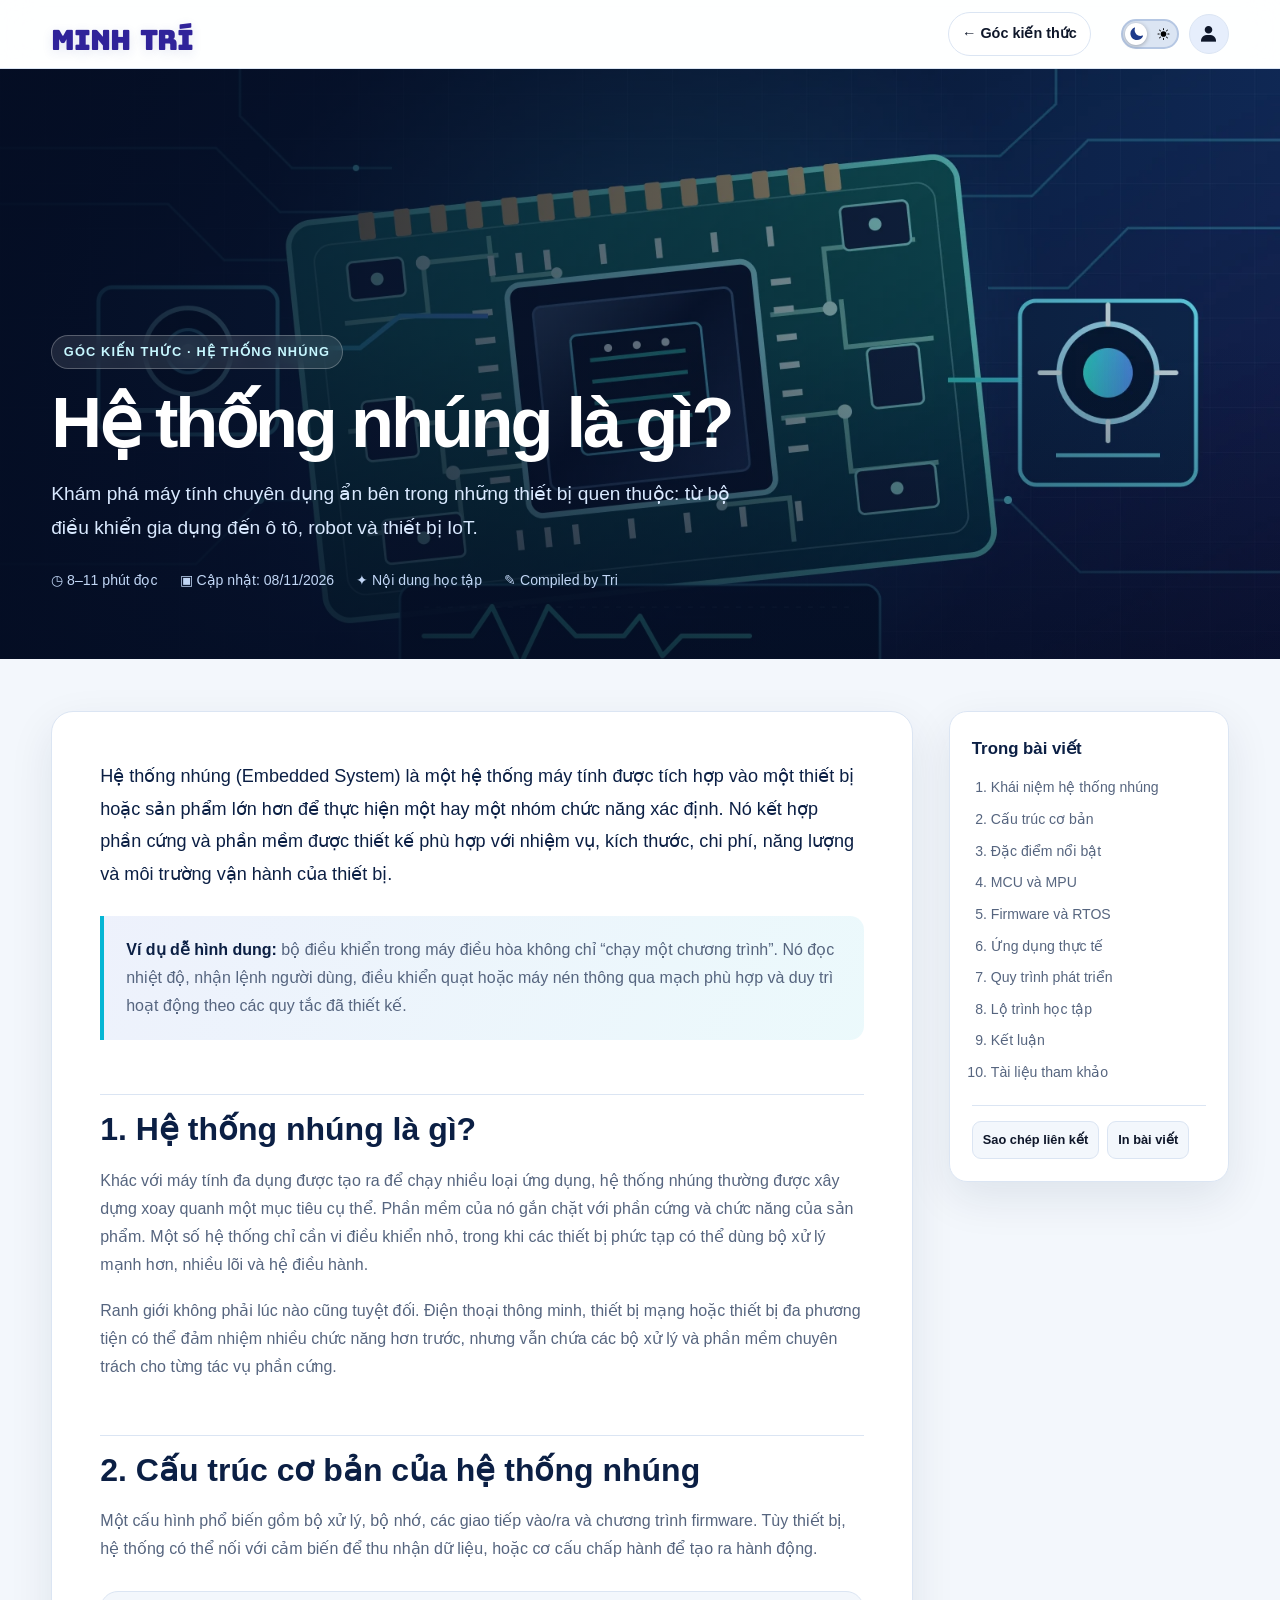
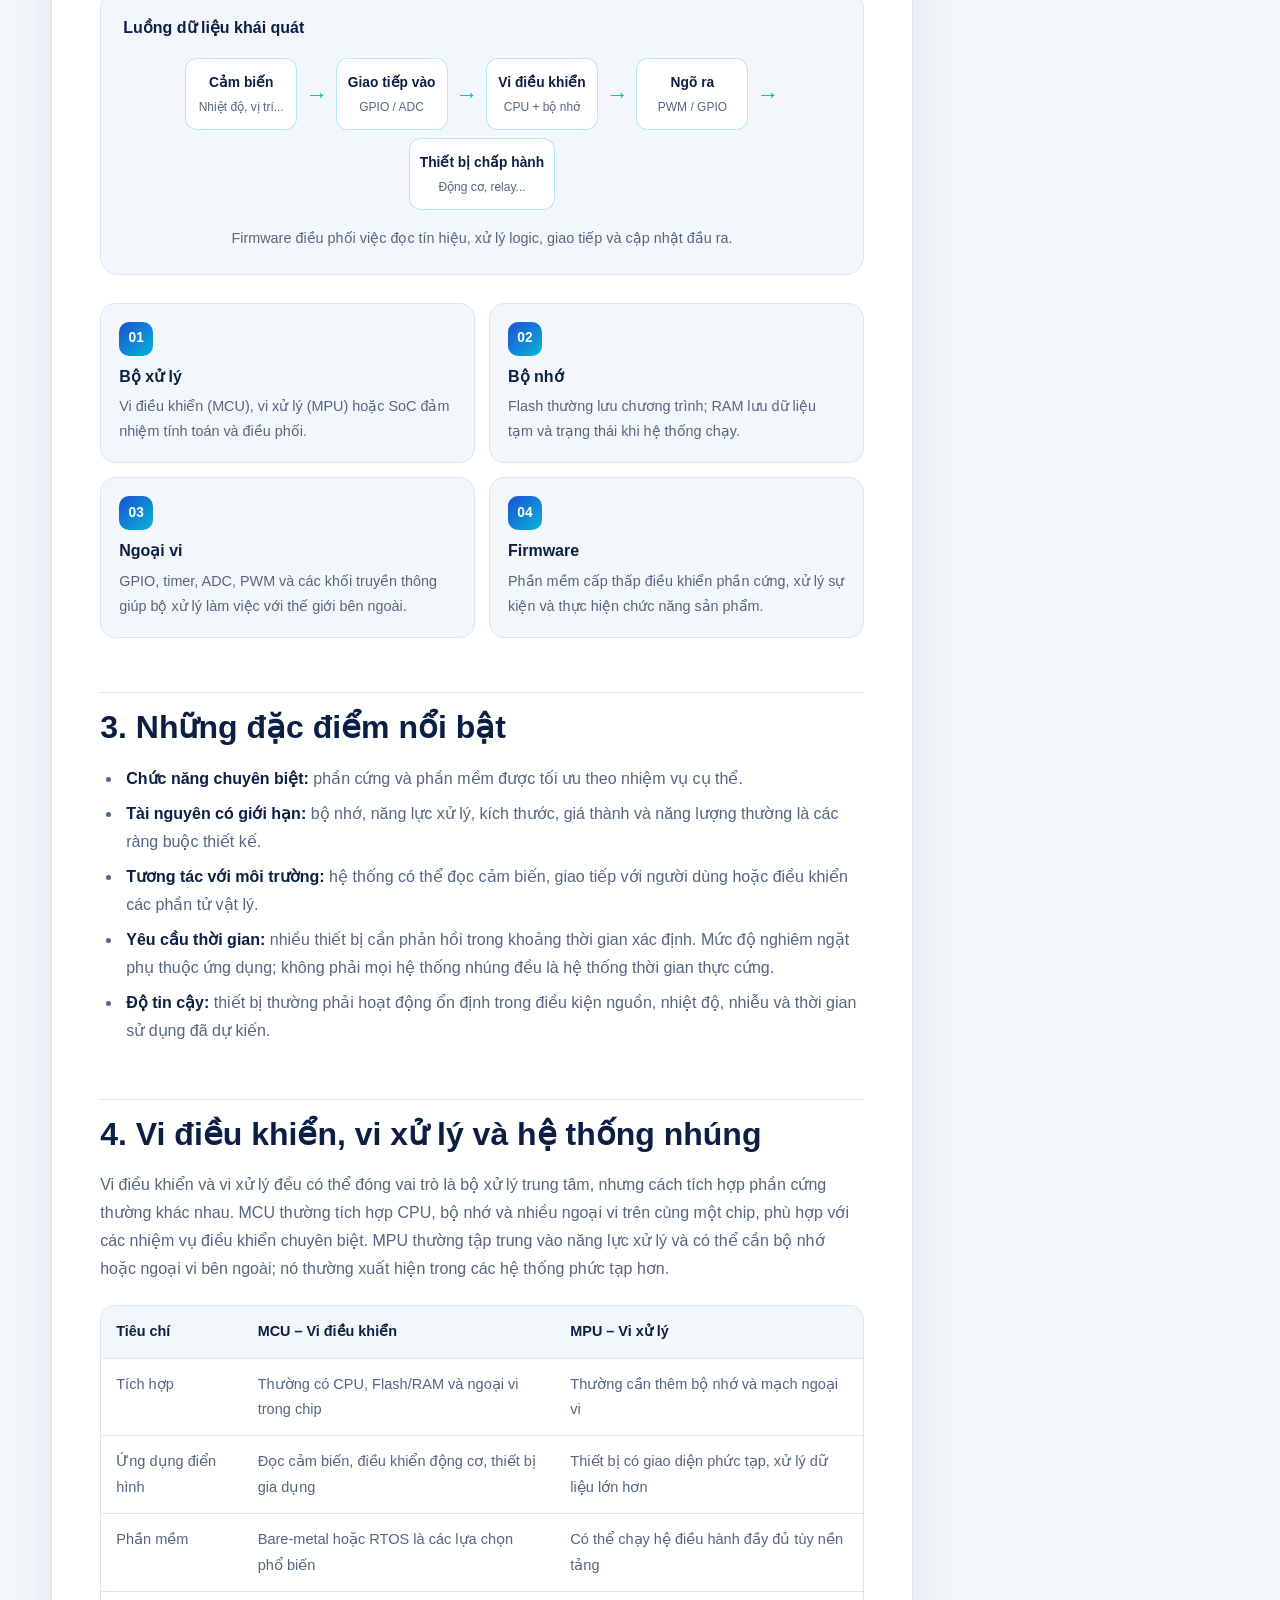
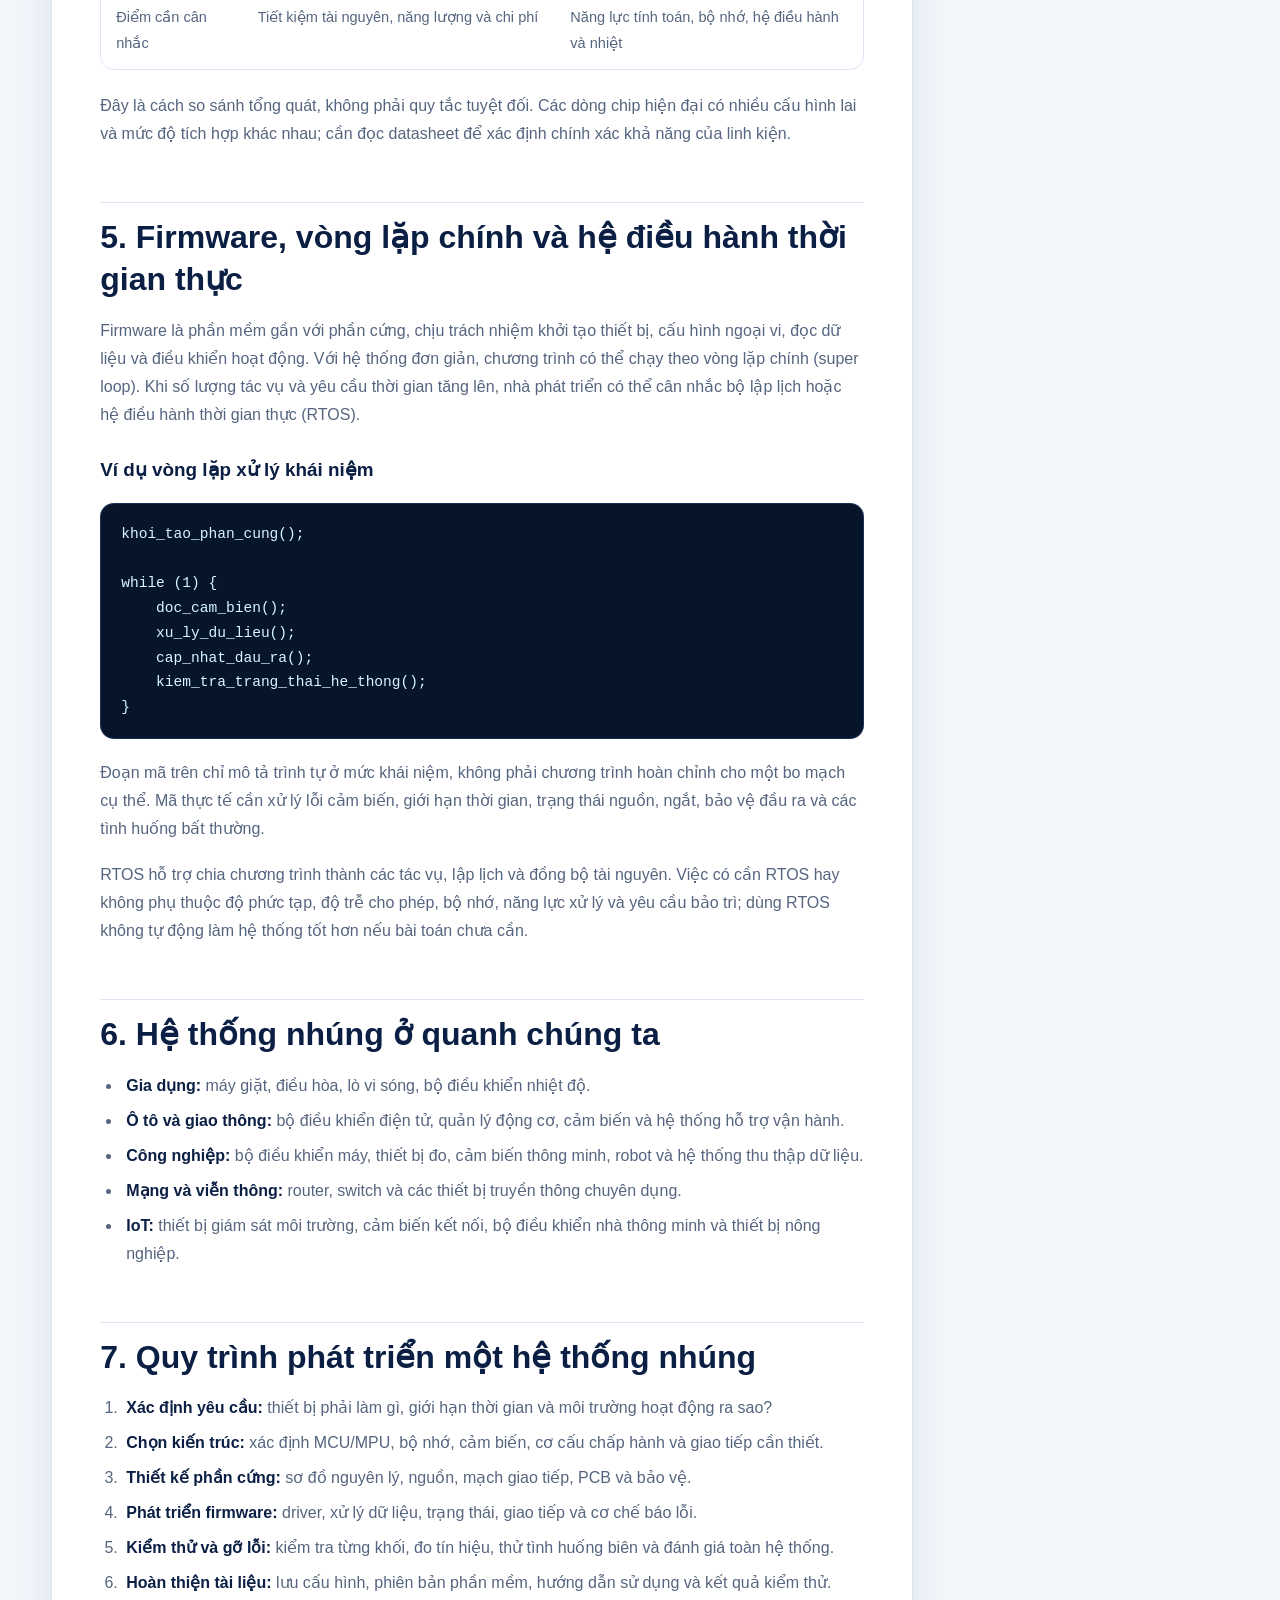
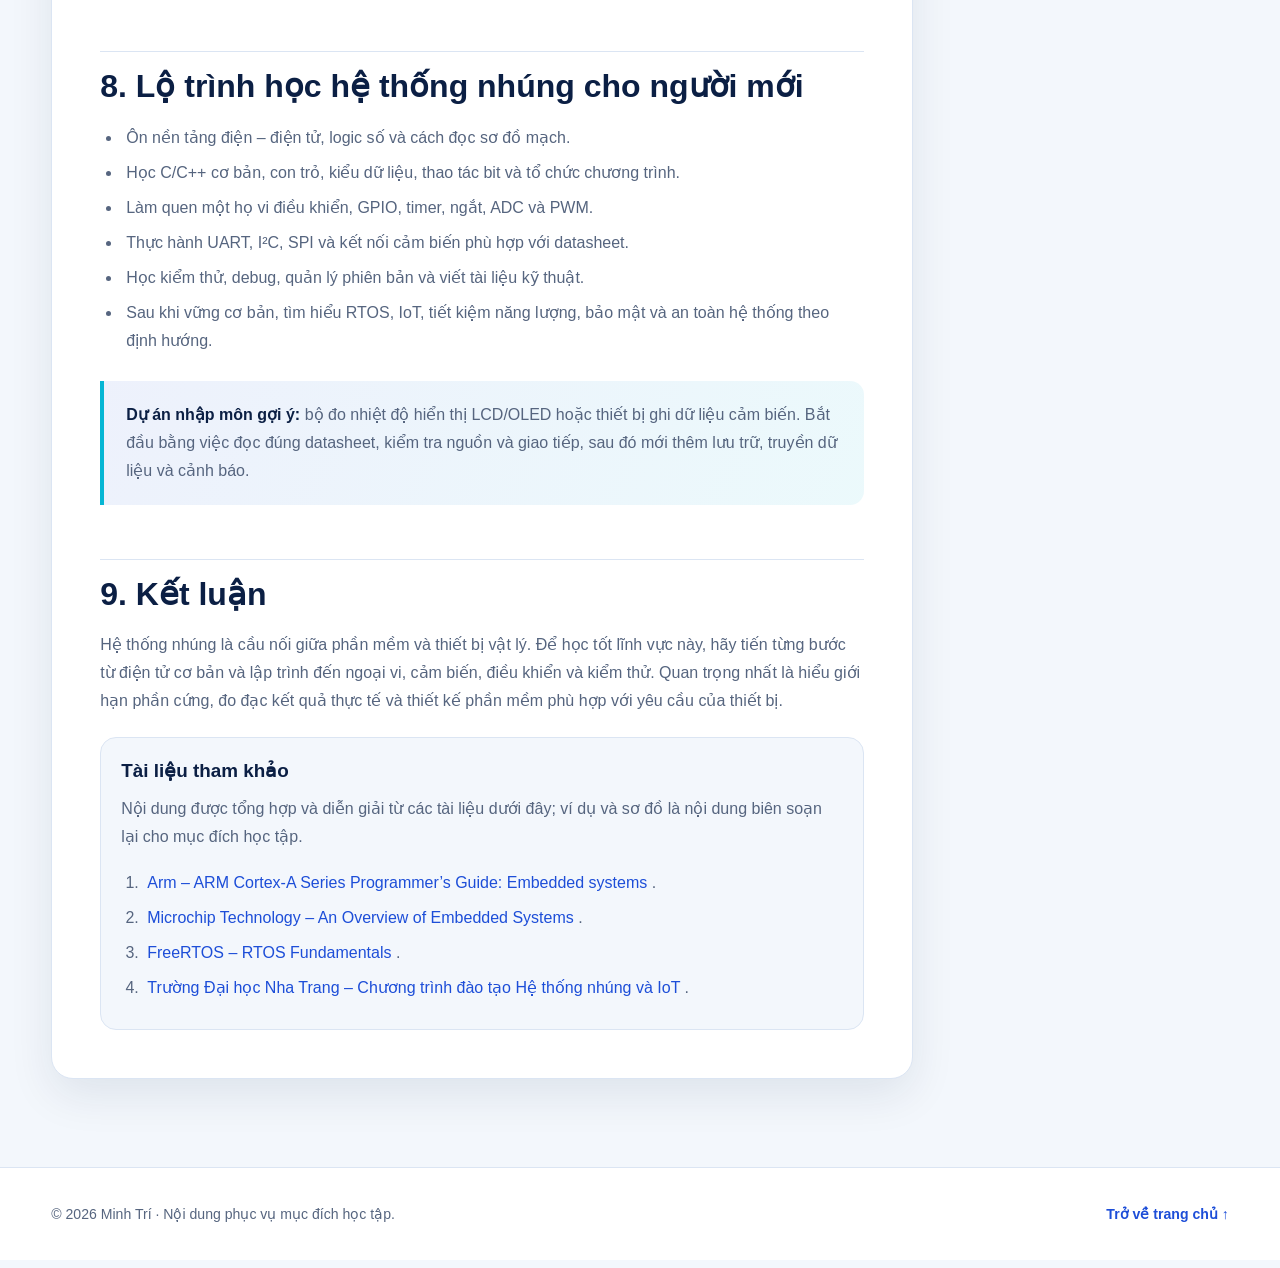
<file: articles/he-thong-nhung-la-gi.html>
<!DOCTYPE html>
<html lang="vi">
    <head>
        <meta charset="UTF-8">
        <meta name="viewport" content="width=device-width, initial-scale=1.0">
        <link rel="icon" type="image/png" href="/favicon1.png">
        <meta name="description" content="Tìm hiểu hệ thống nhúng, cấu trúc phần cứng, firmware, vi điều khiển, thời gian thực, ứng dụng và lộ trình học.">
        <meta name="theme-color" content="#0b1f44">
        <title>
            Hệ thống nhúng là gì? | Minh Trí
        </title>
        
 <style>

:root {
    color-scheme: light;
    --page-bg: #f3f7fc;
    --surface: #ffffff;
    --text: #0f172a;
    --muted: #56657f;
    --heading: #0b1f44;
    --line: #dbe5f3;
    --blue: #1d4ed8;
    --cyan: #06b6d4;
    --purple: #6d28d9;
    --shadow: 0 16px 45px rgba(11, 31, 68, 0.09);
}

html[data-theme="dark"] {
    color-scheme: dark;
    --page-bg: #0b1220;
    --surface: #121c31;
    --text: #e6edf7;
    --muted: #9fb0cc;
    --heading: #e6edf7;
    --line: #25344f;
    --shadow: 0 16px 45px rgba(0, 0, 0, 0.22);
}

* {
    box-sizing: border-box;
    margin: 0;
    padding: 0;
}

html {
    scroll-behavior: smooth;
    scroll-padding-top: 96px;
}

body {
    min-width: 320px;
    overflow-x: hidden;
    background: var(--page-bg);
    color: var(--text);
    font-family: "Segoe UI", Roboto, Arial, sans-serif;
    line-height: 1.75;
}

a {
    color: inherit;
    text-decoration: none;
}

button {
    font: inherit;
}

:focus-visible {
    outline: 3px solid var(--cyan);
    outline-offset: 3px;
}

.progress-track {
    position: fixed;
    z-index: 100;
    inset: 0 0 auto;
    height: 4px;
    background: transparent;
}

.progress-bar {
    width: 0;
    height: 100%;
    background: linear-gradient(90deg, var(--blue), var(--cyan), #a78bfa);
    transition: width 0.08s linear;
}

.site-header {
    position: sticky;
    z-index: 50;
    top: 0;
    border-bottom: 1px solid var(--line);
    background: color-mix(in srgb, var(--surface) 90%, transparent);
    backdrop-filter: blur(16px);
}

.header-inner {
    display: flex;
    align-items: center;
    justify-content: space-between;
    gap: 18px;
    width: min(1180px, 92%);
    min-height: 68px;
    margin: 0 auto;
}

.brand {
    font-family: "Arial Black", "Segoe UI", sans-serif;
    font-size: 1.32rem;
    font-weight: 900;
    letter-spacing: -0.055em;
    white-space: nowrap;
}

.brand span:first-child {
    color: var(--heading);
}

.brand span:last-child {
    color: var(--blue);
}

.brand span:first-child {
    margin-right: 0.2em;
}

.header-actions {
    display: flex;
    align-items: center;
    gap: 10px;
}

.header-link,
.icon-button {
    display: inline-flex;
    align-items: center;
    justify-content: center;
    min-height: 40px;
    padding: 8px 13px;
    border: 1px solid var(--line);
    border-radius: 999px;
    background: var(--surface);
    color: var(--text);
    font-size: 0.9rem;
    font-weight: 650;
    cursor: pointer;
    transition: transform 0.2s ease, border-color 0.2s ease, background 0.2s ease;
}

.header-link:hover,
.icon-button:hover {
    transform: translateY(-2px);
    border-color: var(--cyan);
}

.article-hero {
    position: relative;
    isolation: isolate;
    display: flex;
    align-items: flex-end;
    min-height: clamp(360px, 48vw, 590px);
    overflow: hidden;
    background: #07152f;
}

.article-hero::after {
    position: absolute;
    z-index: -1;
    inset: 0;
    background: linear-gradient(90deg, rgba(4, 13, 35, 0.95), rgba(4, 13, 35, 0.54) 58%, rgba(4, 13, 35, 0.08)), linear-gradient(0deg, rgba(4, 13, 35, 0.62), transparent 55%);
    content: "";
}

.article-hero img {
    position: absolute;
    z-index: -2;
    inset: 0;
    width: 100%;
    height: 100%;
    object-fit: cover;
}

.hero-content {
    width: min(1180px, 92%);
    margin: 0 auto;
    padding: 72px 0 66px;
    color: #fff;
}

.eyebrow {
    display: inline-flex;
    align-items: center;
    gap: 8px;
    margin-bottom: 16px;
    padding: 5px 12px;
    border: 1px solid rgba(255, 255, 255, 0.25);
    border-radius: 999px;
    background: rgba(255, 255, 255, 0.1);
    color: #c7f7ff;
    font-size: 0.8rem;
    font-weight: 700;
    letter-spacing: 0.09em;
    text-transform: uppercase;
    backdrop-filter: blur(10px);
}

.hero-content h1 {
    max-width: 850px;
    margin-bottom: 16px;
    font-size: clamp(2.3rem, 5.5vw, 4.6rem);
    line-height: 1.08;
    letter-spacing: -0.045em;
}

.hero-summary {
    max-width: 720px;
    color: #d9e9ff;
    font-size: clamp(1rem, 1.8vw, 1.2rem);
}

.hero-meta {
    display: flex;
    flex-wrap: wrap;
    gap: 10px 22px;
    margin-top: 24px;
    color: #c1d6f5;
    font-size: 0.88rem;
}

.hero-meta span {
    display: inline-flex;
    align-items: center;
    gap: 7px;
}

.article-layout {
    display: grid;
    grid-template-columns: minmax(0, 1fr) 280px;
    gap: 36px;
    width: min(1180px, 92%);
    margin: 52px auto 88px;
    align-items: start;
}

.article-content {
    min-width: 0;
    padding: clamp(22px, 4vw, 48px);
    border: 1px solid var(--line);
    border-radius: 22px;
    background: var(--surface);
    box-shadow: var(--shadow);
}

.article-content p {
    margin: 0 0 18px;
    color: var(--muted);
}

.article-content h2 {
    margin: 54px 0 16px;
    padding-top: 14px;
    border-top: 1px solid var(--line);
    color: var(--heading);
    font-size: clamp(1.55rem, 3vw, 2rem);
    line-height: 1.3;
    scroll-margin-top: 100px;
}

.article-content h3 {
    margin: 28px 0 10px;
    color: var(--heading);
    font-size: 1.18rem;
    line-height: 1.4;
}

.article-content ul,
.article-content ol {
    margin: 0 0 20px 22px;
    color: var(--muted);
}

.article-content li {
    margin: 7px 0;
    padding-left: 4px;
}

.article-content strong {
    color: var(--heading);
}

.lead-paragraph {
    color: var(--heading) !important;
    font-size: 1.13rem;
    line-height: 1.8;
}

.callout {
    margin: 26px 0;
    padding: 20px 22px;
    border-left: 4px solid var(--cyan);
    border-radius: 0 14px 14px 0;
    background: linear-gradient(120deg, rgba(29, 78, 216, 0.08), rgba(6, 182, 212, 0.08));
}

.callout p:last-child {
    margin-bottom: 0;
}

.key-grid {
    display: grid;
    grid-template-columns: repeat(2, minmax(0, 1fr));
    gap: 14px;
    margin: 24px 0;
}

.key-card {
    padding: 18px;
    border: 1px solid var(--line);
    border-radius: 15px;
    background: var(--page-bg);
}

.key-card .number {
    display: inline-grid;
    place-items: center;
    width: 34px;
    height: 34px;
    margin-bottom: 10px;
    border-radius: 10px;
    background: linear-gradient(135deg, var(--blue), var(--cyan));
    color: #fff;
    font-size: 0.86rem;
    font-weight: 800;
}

.key-card h3 {
    margin: 0 0 6px;
    font-size: 1rem;
}

.key-card p {
    margin: 0;
    font-size: 0.9rem;
}

.diagram {
    margin: 28px 0;
    padding: 22px;
    border: 1px solid var(--line);
    border-radius: 18px;
    background: var(--page-bg);
}

.diagram-title {
    margin-bottom: 16px;
    color: var(--heading);
    font-weight: 750;
}

.flow-row {
    display: flex;
    flex-wrap: wrap;
    align-items: center;
    justify-content: center;
    gap: 8px;
}

.flow-node {
    display: grid;
    place-items: center;
    min-width: 112px;
    min-height: 72px;
    padding: 10px;
    border: 1px solid rgba(6, 182, 212, 0.3);
    border-radius: 12px;
    background: var(--surface);
    color: var(--heading);
    text-align: center;
    font-size: 0.86rem;
    font-weight: 700;
}

.flow-node small {
    display: block;
    color: var(--muted);
    font-size: 0.75rem;
    font-weight: 500;
}

.flow-arrow {
    color: var(--cyan);
    font-size: 1.4rem;
    font-weight: 800;
}

.table-wrap {
    overflow-x: auto;
    margin: 22px 0;
    border: 1px solid var(--line);
    border-radius: 14px;
}

table {
    width: 100%;
    border-collapse: collapse;
    min-width: 520px;
}

th,
td {
    padding: 13px 15px;
    border-bottom: 1px solid var(--line);
    text-align: left;
    vertical-align: top;
}

th {
    background: var(--page-bg);
    color: var(--heading);
    font-size: 0.9rem;
}

td {
    color: var(--muted);
    font-size: 0.91rem;
}

tr:last-child td {
    border-bottom: 0;
}

.code-block {
    overflow-x: auto;
    margin: 20px 0;
    padding: 18px 20px;
    border: 1px solid rgba(100, 160, 255, 0.2);
    border-radius: 14px;
    background: #07152b;
    color: #d8f7ff;
    font: 0.91rem/1.7 Consolas, "Courier New", monospace;
    white-space: pre;
}

.toc {
    position: sticky;
    top: 94px;
    padding: 22px;
    border: 1px solid var(--line);
    border-radius: 18px;
    background: var(--surface);
    box-shadow: var(--shadow);
}

.toc h2 {
    margin-bottom: 12px;
    color: var(--heading);
    font-size: 1.05rem;
}

.toc ol {
    display: grid;
    gap: 7px;
    margin-left: 19px;
    color: var(--muted);
    font-size: 0.88rem;
}

.toc a:hover,
.references a:hover {
    color: var(--blue);
    text-decoration: underline;
    text-underline-offset: 3px;
}

.toc-tools {
    display: flex;
    flex-wrap: wrap;
    gap: 8px;
    margin-top: 20px;
    padding-top: 15px;
    border-top: 1px solid var(--line);
}

.small-action {
    padding: 7px 10px;
    border: 1px solid var(--line);
    border-radius: 9px;
    background: var(--page-bg);
    color: var(--text);
    font-size: 0.8rem;
    font-weight: 650;
    cursor: pointer;
}

.references {
    margin-top: 22px;
    padding: 20px;
    border: 1px solid var(--line);
    border-radius: 16px;
    background: var(--page-bg);
}

.references h3 {
    margin-top: 0;
}

.references ol {
    margin-bottom: 0;
}

.references a {
    overflow-wrap: anywhere;
    color: var(--blue);
}

.article-footer {
    padding: 34px 0;
    border-top: 1px solid var(--line);
    background: var(--surface);
}

.footer-inner {
    display: flex;
    flex-wrap: wrap;
    align-items: center;
    justify-content: space-between;
    gap: 15px;
    width: min(1180px, 92%);
    margin: 0 auto;
    color: var(--muted);
    font-size: 0.88rem;
}

.footer-inner a {
    color: var(--blue);
    font-weight: 700;
}

.back-top {
    position: fixed;
    right: 22px;
    bottom: 22px;
    z-index: 40;
    display: grid;
    place-items: center;
    width: 46px;
    height: 46px;
    border: 0;
    border-radius: 50%;
    background: linear-gradient(135deg, var(--blue), var(--cyan));
    color: #fff;
    font-size: 1.2rem;
    box-shadow: 0 8px 24px rgba(29, 78, 216, 0.27);
    cursor: pointer;
    opacity: 0;
    visibility: hidden;
    transform: translateY(12px);
    transition: opacity 0.25s ease, transform 0.25s ease, visibility 0.25s ease;
}

.back-top.is-visible {
    opacity: 1;
    visibility: visible;
    transform: translateY(0);
}

.reveal {
    opacity: 0;
    transform: translateY(18px);
    transition: opacity 0.65s ease, transform 0.65s ease;
}

.reveal.is-visible {
    opacity: 1;
    transform: none;
}

@media (max-width: 900px) {
    .article-layout {
        grid-template-columns: 1fr;
    }

    .toc {
        position: static;
        order: -1;
    }
}

@media (max-width: 620px) {
    .header-inner {
        min-height: 60px;
    }

    .header-link {
        padding: 7px 10px;
        font-size: 0.82rem;
    }

    .hero-content {
        padding: 55px 0 48px;
    }

    .article-layout {
        margin-top: 28px;
    }

    .article-content {
        padding: 21px 18px;
        border-radius: 16px;
    }

    .key-grid {
        grid-template-columns: 1fr;
    }

    .diagram {
        padding: 15px;
    }

    .flow-row {
        flex-direction: column;
    }

    .flow-arrow {
        transform: rotate(90deg);
    }

    .flow-node {
        width: 100%;
    }
}

@media (prefers-reduced-motion: reduce) {
    *,
    *::before,
    *::after {
        scroll-behavior: auto !important;
        animation-duration: 0.01ms !important;
        transition-duration: 0.01ms !important;
    }
}

 </style>
<link href="https://unpkg.com/boxicons@2.1.4/css/boxicons.min.css" rel="stylesheet">
<link rel="stylesheet" href="/badges.css">
<link rel="stylesheet" href="/site-ui.css">
<link rel="stylesheet" href="/print.css" media="print">
<script src="/site-ui.js" defer></script>
    </head>
    <body>
        <div class="progress-track" aria-hidden="true">
            <div class="progress-bar" id="progressBar">
            </div>
        </div>
        <header class="site-header">
            <div class="header-inner">
                <a class="brand" href="../index.html" aria-label="Minh Trí – về trang chủ">
                    <span>
                        MINH
                    </span>
                    <span>
                        TRÍ
                    </span>
                </a>
                <div class="header-actions">
                    <a class="header-link" href="../index.html#articles">
                        ← Góc kiến thức
                    </a>
<button id="themeToggle" class="theme-switch" type="button" aria-label="Chuyển giao diện">
    <!-- Icon Mặt trăng cố định bên trái -->
    <svg class="track-icon moon-icon" xmlns="http://www.w3.org/2000/svg" viewBox="0 0 24 24" fill="currentColor"><path fill-rule="evenodd" d="M9.528 1.718a.75.75 0 01.162.819A8.97 8.97 0 009 6a9 9 0 009 9 8.97 8.97 0 003.463-.69.75.75 0 01.981.98 10.503 10.503 0 01-9.694 6.46c-5.799 0-10.5-4.701-10.5-10.5 0-4.368 2.667-8.112 6.46-9.694a.75.75 0 01.818.162z" clip-rule="evenodd" /></svg>
    
    <!-- Icon Mặt trời cố định bên phải -->
    <svg class="track-icon sun-icon" xmlns="http://www.w3.org/2000/svg" viewBox="0 0 24 24" fill="currentColor"><path d="M12 2.25a.75.75 0 01.75.75v2.25a.75.75 0 01-1.5 0V3a.75.75 0 01.75-.75zM7.5 12a4.5 4.5 0 119 0 4.5 4.5 0 01-9 0zM18.894 6.166a.75.75 0 00-1.06-1.06l-1.591 1.59a.75.75 0 101.06 1.061l1.591-1.59zM21.75 12a.75.75 0 01-.75.75h-2.25a.75.75 0 010-1.5H21a.75.75 0 01.75.75zM17.834 18.894a.75.75 0 001.06-1.06l-1.59-1.591a.75.75 0 10-1.061 1.06l1.59 1.591zM12 18a.75.75 0 01.75.75V21a.75.75 0 01-1.5 0v-2.25A.75.75 0 0112 18zM7.758 17.303a.75.75 0 00-1.061-1.06l-1.591 1.59a.75.75 0 001.06 1.061l1.591-1.59zM6 12a.75.75 0 01-.75.75H3a.75.75 0 010-1.5h2.25A.75.75 0 016 12zM6.697 7.757a.75.75 0 001.06-1.06l-1.59-1.591a.75.75 0 00-1.061 1.06l1.59 1.591z" /></svg>
    
    <!-- Cục tròn trượt -->
    <span class="switch-thumb"></span>
</button>
                </div>
            </div>
        </header>
        <section class="article-hero">
            <img src="images/embedded-systems.webp" alt="Bo mạch phát triển với vi điều khiển, linh kiện điện tử và tín hiệu cảm biến" width="1600" height="900" fetchpriority="high">
            <div class="hero-content">
                <span class="eyebrow">
                    Góc kiến thức · Hệ thống nhúng
                </span>
                <h1>
                    Hệ thống nhúng là gì?
                </h1>
                <p class="hero-summary">
                    Khám phá máy tính chuyên dụng ẩn bên trong những thiết bị quen thuộc: từ bộ điều khiển gia dụng đến ô tô, robot và thiết bị IoT.
                </p>
                <div class="hero-meta">
                    <span>
                        ◷ 8–11 phút đọc
                    </span>
                    <span>
                        ▣ Cập nhật: 08/11/2026
                    </span>
                    <span>
                        ✦ Nội dung học tập
                    </span>
                    <span>
                        ✎ Compiled by Tri
                    </span>
                </div>
            </div>
        </section>
        <main class="article-layout">
            <article class="article-content">
                <p class="lead-paragraph">
                    Hệ thống nhúng (Embedded System) là một hệ thống máy tính được tích hợp vào một thiết bị hoặc sản phẩm lớn hơn để thực hiện một hay một nhóm chức năng xác định. Nó kết hợp phần cứng và phần mềm được thiết kế phù hợp với nhiệm vụ, kích thước, chi phí, năng lượng và môi trường vận hành của thiết bị.
                </p>
                <div class="callout">
                    <p>
                        <strong>
                            Ví dụ dễ hình dung:
                        </strong>
                         bộ điều khiển trong máy điều hòa không chỉ “chạy một chương trình”. Nó đọc nhiệt độ, nhận lệnh người dùng, điều khiển quạt hoặc máy nén thông qua mạch phù hợp và duy trì hoạt động theo các quy tắc đã thiết kế.
                    </p>
                </div>
                <h2 id="definition">
                    1. Hệ thống nhúng là gì?
                </h2>
                <p>
                    Khác với máy tính đa dụng được tạo ra để chạy nhiều loại ứng dụng, hệ thống nhúng thường được xây dựng xoay quanh một mục tiêu cụ thể. Phần mềm của nó gắn chặt với phần cứng và chức năng của sản phẩm. Một số hệ thống chỉ cần vi điều khiển nhỏ, trong khi các thiết bị phức tạp có thể dùng bộ xử lý mạnh hơn, nhiều lõi và hệ điều hành.
                </p>
                <p>
                    Ranh giới không phải lúc nào cũng tuyệt đối. Điện thoại thông minh, thiết bị mạng hoặc thiết bị đa phương tiện có thể đảm nhiệm nhiều chức năng hơn trước, nhưng vẫn chứa các bộ xử lý và phần mềm chuyên trách cho từng tác vụ phần cứng.
                </p>
                <h2 id="architecture">
                    2. Cấu trúc cơ bản của hệ thống nhúng
                </h2>
                <p>
                    Một cấu hình phổ biến gồm bộ xử lý, bộ nhớ, các giao tiếp vào/ra và chương trình firmware. Tùy thiết bị, hệ thống có thể nối với cảm biến để thu nhận dữ liệu, hoặc cơ cấu chấp hành để tạo ra hành động.
                </p>
                <div class="diagram">
                    <div class="diagram-title">
                        Luồng dữ liệu khái quát
                    </div>
                    <div class="flow-row">
                        <div class="flow-node">
                            Cảm biến
                            <small>
                                Nhiệt độ, vị trí...
                            </small>
                        </div>
                        <span class="flow-arrow">
                            →
                        </span>
                        <div class="flow-node">
                            Giao tiếp vào
                            <small>
                                GPIO / ADC
                            </small>
                        </div>
                        <span class="flow-arrow">
                            →
                        </span>
                        <div class="flow-node">
                            Vi điều khiển
                            <small>
                                CPU + bộ nhớ
                            </small>
                        </div>
                        <span class="flow-arrow">
                            →
                        </span>
                        <div class="flow-node">
                            Ngõ ra
                            <small>
                                PWM / GPIO
                            </small>
                        </div>
                        <span class="flow-arrow">
                            →
                        </span>
                        <div class="flow-node">
                            Thiết bị chấp hành
                            <small>
                                Động cơ, relay...
                            </small>
                        </div>
                    </div>
                    <p style="margin:16px 0 0;text-align:center;font-size:.9rem;">
                        Firmware điều phối việc đọc tín hiệu, xử lý logic, giao tiếp và cập nhật đầu ra.
                    </p>
                </div>
                <div class="key-grid">
                    <div class="key-card">
                        <span class="number">
                            01
                        </span>
                        <h3>
                            Bộ xử lý
                        </h3>
                        <p>
                            Vi điều khiển (MCU), vi xử lý (MPU) hoặc SoC đảm nhiệm tính toán và điều phối.
                        </p>
                    </div>
                    <div class="key-card">
                        <span class="number">
                            02
                        </span>
                        <h3>
                            Bộ nhớ
                        </h3>
                        <p>
                            Flash thường lưu chương trình; RAM lưu dữ liệu tạm và trạng thái khi hệ thống chạy.
                        </p>
                    </div>
                    <div class="key-card">
                        <span class="number">
                            03
                        </span>
                        <h3>
                            Ngoại vi
                        </h3>
                        <p>
                            GPIO, timer, ADC, PWM và các khối truyền thông giúp bộ xử lý làm việc với thế giới bên ngoài.
                        </p>
                    </div>
                    <div class="key-card">
                        <span class="number">
                            04
                        </span>
                        <h3>
                            Firmware
                        </h3>
                        <p>
                            Phần mềm cấp thấp điều khiển phần cứng, xử lý sự kiện và thực hiện chức năng sản phẩm.
                        </p>
                    </div>
                </div>
                <h2 id="characteristics">
                    3. Những đặc điểm nổi bật
                </h2>
                <ul>
                    <li>
                        <strong>
                            Chức năng chuyên biệt:
                        </strong>
                         phần cứng và phần mềm được tối ưu theo nhiệm vụ cụ thể.
                    </li>
                    <li>
                        <strong>
                            Tài nguyên có giới hạn:
                        </strong>
                         bộ nhớ, năng lực xử lý, kích thước, giá thành và năng lượng thường là các ràng buộc thiết kế.
                    </li>
                    <li>
                        <strong>
                            Tương tác với môi trường:
                        </strong>
                         hệ thống có thể đọc cảm biến, giao tiếp với người dùng hoặc điều khiển các phần tử vật lý.
                    </li>
                    <li>
                        <strong>
                            Yêu cầu thời gian:
                        </strong>
                         nhiều thiết bị cần phản hồi trong khoảng thời gian xác định. Mức độ nghiêm ngặt phụ thuộc ứng dụng; không phải mọi hệ thống nhúng đều là hệ thống thời gian thực cứng.
                    </li>
                    <li>
                        <strong>
                            Độ tin cậy:
                        </strong>
                         thiết bị thường phải hoạt động ổn định trong điều kiện nguồn, nhiệt độ, nhiễu và thời gian sử dụng đã dự kiến.
                    </li>
                </ul>
                <h2 id="mcu-mpu">
                    4. Vi điều khiển, vi xử lý và hệ thống nhúng
                </h2>
                <p>
                    Vi điều khiển và vi xử lý đều có thể đóng vai trò là bộ xử lý trung tâm, nhưng cách tích hợp phần cứng thường khác nhau. MCU thường tích hợp CPU, bộ nhớ và nhiều ngoại vi trên cùng một chip, phù hợp với các nhiệm vụ điều khiển chuyên biệt. MPU thường tập trung vào năng lực xử lý và có thể cần bộ nhớ hoặc ngoại vi bên ngoài; nó thường xuất hiện trong các hệ thống phức tạp hơn.
                </p>
                <div class="table-wrap">
                    <table>
                        <thead>
                            <tr>
                                <th>
                                    Tiêu chí
                                </th>
                                <th>
                                    MCU – Vi điều khiển
                                </th>
                                <th>
                                    MPU – Vi xử lý
                                </th>
                            </tr>
                        </thead>
                        <tbody>
                            <tr>
                                <td>
                                    Tích hợp
                                </td>
                                <td>
                                    Thường có CPU, Flash/RAM và ngoại vi trong chip
                                </td>
                                <td>
                                    Thường cần thêm bộ nhớ và mạch ngoại vi
                                </td>
                            </tr>
                            <tr>
                                <td>
                                    Ứng dụng điển hình
                                </td>
                                <td>
                                    Đọc cảm biến, điều khiển động cơ, thiết bị gia dụng
                                </td>
                                <td>
                                    Thiết bị có giao diện phức tạp, xử lý dữ liệu lớn hơn
                                </td>
                            </tr>
                            <tr>
                                <td>
                                    Phần mềm
                                </td>
                                <td>
                                    Bare-metal hoặc RTOS là các lựa chọn phổ biến
                                </td>
                                <td>
                                    Có thể chạy hệ điều hành đầy đủ tùy nền tảng
                                </td>
                            </tr>
                            <tr>
                                <td>
                                    Điểm cần cân nhắc
                                </td>
                                <td>
                                    Tiết kiệm tài nguyên, năng lượng và chi phí
                                </td>
                                <td>
                                    Năng lực tính toán, bộ nhớ, hệ điều hành và nhiệt
                                </td>
                            </tr>
                        </tbody>
                    </table>
                </div>
                <p>
                    Đây là cách so sánh tổng quát, không phải quy tắc tuyệt đối. Các dòng chip hiện đại có nhiều cấu hình lai và mức độ tích hợp khác nhau; cần đọc datasheet để xác định chính xác khả năng của linh kiện.
                </p>
                <h2 id="firmware">
                    5. Firmware, vòng lặp chính và hệ điều hành thời gian thực
                </h2>
                <p>
                    Firmware là phần mềm gần với phần cứng, chịu trách nhiệm khởi tạo thiết bị, cấu hình ngoại vi, đọc dữ liệu và điều khiển hoạt động. Với hệ thống đơn giản, chương trình có thể chạy theo vòng lặp chính (super loop). Khi số lượng tác vụ và yêu cầu thời gian tăng lên, nhà phát triển có thể cân nhắc bộ lập lịch hoặc hệ điều hành thời gian thực (RTOS).
                </p>
                <h3>
                    Ví dụ vòng lặp xử lý khái niệm
                </h3>
                
  <pre class="code-block"><code>khoi_tao_phan_cung();

while (1) {
    doc_cam_bien();
    xu_ly_du_lieu();
    cap_nhat_dau_ra();
    kiem_tra_trang_thai_he_thong();
}</code></pre>
  
                <p>
                    Đoạn mã trên chỉ mô tả trình tự ở mức khái niệm, không phải chương trình hoàn chỉnh cho một bo mạch cụ thể. Mã thực tế cần xử lý lỗi cảm biến, giới hạn thời gian, trạng thái nguồn, ngắt, bảo vệ đầu ra và các tình huống bất thường.
                </p>
                <p>
                    RTOS hỗ trợ chia chương trình thành các tác vụ, lập lịch và đồng bộ tài nguyên. Việc có cần RTOS hay không phụ thuộc độ phức tạp, độ trễ cho phép, bộ nhớ, năng lực xử lý và yêu cầu bảo trì; dùng RTOS không tự động làm hệ thống tốt hơn nếu bài toán chưa cần.
                </p>
                <h2 id="applications">
                    6. Hệ thống nhúng ở quanh chúng ta
                </h2>
                <ul>
                    <li>
                        <strong>
                            Gia dụng:
                        </strong>
                         máy giặt, điều hòa, lò vi sóng, bộ điều khiển nhiệt độ.
                    </li>
                    <li>
                        <strong>
                            Ô tô và giao thông:
                        </strong>
                         bộ điều khiển điện tử, quản lý động cơ, cảm biến và hệ thống hỗ trợ vận hành.
                    </li>
                    <li>
                        <strong>
                            Công nghiệp:
                        </strong>
                         bộ điều khiển máy, thiết bị đo, cảm biến thông minh, robot và hệ thống thu thập dữ liệu.
                    </li>
                    <li>
                        <strong>
                            Mạng và viễn thông:
                        </strong>
                         router, switch và các thiết bị truyền thông chuyên dụng.
                    </li>
                    <li>
                        <strong>
                            IoT:
                        </strong>
                         thiết bị giám sát môi trường, cảm biến kết nối, bộ điều khiển nhà thông minh và thiết bị nông nghiệp.
                    </li>
                </ul>
                <h2 id="workflow">
                    7. Quy trình phát triển một hệ thống nhúng
                </h2>
                <ol>
                    <li>
                        <strong>
                            Xác định yêu cầu:
                        </strong>
                         thiết bị phải làm gì, giới hạn thời gian và môi trường hoạt động ra sao?
                    </li>
                    <li>
                        <strong>
                            Chọn kiến trúc:
                        </strong>
                         xác định MCU/MPU, bộ nhớ, cảm biến, cơ cấu chấp hành và giao tiếp cần thiết.
                    </li>
                    <li>
                        <strong>
                            Thiết kế phần cứng:
                        </strong>
                         sơ đồ nguyên lý, nguồn, mạch giao tiếp, PCB và bảo vệ.
                    </li>
                    <li>
                        <strong>
                            Phát triển firmware:
                        </strong>
                         driver, xử lý dữ liệu, trạng thái, giao tiếp và cơ chế báo lỗi.
                    </li>
                    <li>
                        <strong>
                            Kiểm thử và gỡ lỗi:
                        </strong>
                         kiểm tra từng khối, đo tín hiệu, thử tình huống biên và đánh giá toàn hệ thống.
                    </li>
                    <li>
                        <strong>
                            Hoàn thiện tài liệu:
                        </strong>
                         lưu cấu hình, phiên bản phần mềm, hướng dẫn sử dụng và kết quả kiểm thử.
                    </li>
                </ol>
                <h2 id="learning">
                    8. Lộ trình học hệ thống nhúng cho người mới
                </h2>
                <ul>
                    <li>
                        Ôn nền tảng điện – điện tử, logic số và cách đọc sơ đồ mạch.
                    </li>
                    <li>
                        Học C/C++ cơ bản, con trỏ, kiểu dữ liệu, thao tác bit và tổ chức chương trình.
                    </li>
                    <li>
                        Làm quen một họ vi điều khiển, GPIO, timer, ngắt, ADC và PWM.
                    </li>
                    <li>
                        Thực hành UART, I²C, SPI và kết nối cảm biến phù hợp với datasheet.
                    </li>
                    <li>
                        Học kiểm thử, debug, quản lý phiên bản và viết tài liệu kỹ thuật.
                    </li>
                    <li>
                        Sau khi vững cơ bản, tìm hiểu RTOS, IoT, tiết kiệm năng lượng, bảo mật và an toàn hệ thống theo định hướng.
                    </li>
                </ul>
                <div class="callout">
                    <p>
                        <strong>
                            Dự án nhập môn gợi ý:
                        </strong>
                         bộ đo nhiệt độ hiển thị LCD/OLED hoặc thiết bị ghi dữ liệu cảm biến. Bắt đầu bằng việc đọc đúng datasheet, kiểm tra nguồn và giao tiếp, sau đó mới thêm lưu trữ, truyền dữ liệu và cảnh báo.
                    </p>
                </div>
                <h2 id="summary">
                    9. Kết luận
                </h2>
                <p>
                    Hệ thống nhúng là cầu nối giữa phần mềm và thiết bị vật lý. Để học tốt lĩnh vực này, hãy tiến từng bước từ điện tử cơ bản và lập trình đến ngoại vi, cảm biến, điều khiển và kiểm thử. Quan trọng nhất là hiểu giới hạn phần cứng, đo đạc kết quả thực tế và thiết kế phần mềm phù hợp với yêu cầu của thiết bị.
                </p>
                <section class="references" id="references">
                    <h3>
                        Tài liệu tham khảo
                    </h3>
                    <p>
                        Nội dung được tổng hợp và diễn giải từ các tài liệu dưới đây; ví dụ và sơ đồ là nội dung biên soạn lại cho mục đích học tập.
                    </p>
                    <ol>
                        <li>
                            <a href="https://support.arm.com/documentation/den0013/d/Introduction/Embedded-systems" target="_blank" rel="noopener">
                                Arm – ARM Cortex-A Series Programmer’s Guide: Embedded systems
                            </a>
                            .
                        </li>
                        <li>
                            <a href="https://onlinedocs.microchip.com/oxy/GUID-D79ACEBE-41BD-43EF-8E1B-9462847AE13E-en-US-12/GUID-84241B5D-A9C0-4583-922C-3E63917EE832.html" target="_blank" rel="noopener">
                                Microchip Technology – An Overview of Embedded Systems
                            </a>
                            .
                        </li>
                        <li>
                            <a href="https://education.freertos.org/Documentation/01-FreeRTOS-quick-start/01-Beginners-guide/01-RTOS-fundamentals" target="_blank" rel="noopener">
                                FreeRTOS – RTOS Fundamentals
                            </a>
                            .
                        </li>
                        <li>
                            <a href="https://ctdt.ntu.edu.vn/chuongtrinhdt/214" target="_blank" rel="noopener">
                                Trường Đại học Nha Trang – Chương trình đào tạo Hệ thống nhúng và IoT
                            </a>
                            .
                        </li>
                    </ol>
                </section>
            </article>
            <aside class="toc">
                <h2>
                    Trong bài viết
                </h2>
                <ol>
                    <li>
                        <a href="#definition">
                            Khái niệm hệ thống nhúng
                        </a>
                    </li>
                    <li>
                        <a href="#architecture">
                            Cấu trúc cơ bản
                        </a>
                    </li>
                    <li>
                        <a href="#characteristics">
                            Đặc điểm nổi bật
                        </a>
                    </li>
                    <li>
                        <a href="#mcu-mpu">
                            MCU và MPU
                        </a>
                    </li>
                    <li>
                        <a href="#firmware">
                            Firmware và RTOS
                        </a>
                    </li>
                    <li>
                        <a href="#applications">
                            Ứng dụng thực tế
                        </a>
                    </li>
                    <li>
                        <a href="#workflow">
                            Quy trình phát triển
                        </a>
                    </li>
                    <li>
                        <a href="#learning">
                            Lộ trình học tập
                        </a>
                    </li>
                    <li>
                        <a href="#summary">
                            Kết luận
                        </a>
                    </li>
                    <li>
                        <a href="#references">
                            Tài liệu tham khảo
                        </a>
                    </li>
                </ol>
                <div class="toc-tools">
                    <button class="small-action" type="button" id="copyLink">
                        Sao chép liên kết
                    </button>
                    <button class="small-action" type="button" onclick="window.print()">
                        In bài viết
                    </button>
                </div>
            </aside>
        </main>
        <footer class="article-footer">
            <div class="footer-inner">
                <span>
                    © 2026 Minh Trí · Nội dung phục vụ mục đích học tập.
                </span>
                <a href="../index.html">
                    Trở về trang chủ ↑
                </a>
            </div>
        </footer>
        <button class="back-top" id="backTop" type="button" aria-label="Cuộn lên đầu trang">
            ↑
        </button>
        

<script>
(function () {
    "use strict";

    const root = document.documentElement;
    const themeButton = document.getElementById("themeToggle");
    const progressBar = document.getElementById("progressBar");
    const backTop = document.getElementById("backTop");
    const copyButton = document.getElementById("copyLink");
    const article = document.querySelector(".article-content");

    function applyTheme(theme) {
        root.dataset.theme = theme;
        themeButton.setAttribute("aria-pressed", String(theme === "dark"));
    }

    let savedTheme = "light";
    try {
        savedTheme = localStorage.getItem("theme") || "light";
    } catch (error) {
        savedTheme = "light";
    }
    applyTheme(savedTheme);

    themeButton.addEventListener("click", function () {
        const nextTheme = root.dataset.theme === "dark" ? "light" : "dark";
        applyTheme(nextTheme);
        try {
            localStorage.setItem("theme", nextTheme);
        } catch (error) {
            // Trang vẫn đổi giao diện dù trình duyệt không cho lưu lựa chọn.
        }
    });

    function updateProgress() {
        const scrollable = document.documentElement.scrollHeight - window.innerHeight;
        const progress = scrollable > 0 ? (window.scrollY / scrollable) * 100 : 0;
        progressBar.style.width = Math.min(100, Math.max(0, progress)) + "%";
        backTop.classList.toggle("is-visible", window.scrollY > 420);
    }

    window.addEventListener("scroll", updateProgress, { passive: true });
    window.addEventListener("resize", updateProgress);
    updateProgress();

    backTop.addEventListener("click", function () {
        window.scrollTo({ top: 0, behavior: "smooth" });
    });

    copyButton.addEventListener("click", async function () {
        const originalText = copyButton.textContent;
        try {
            await navigator.clipboard.writeText(window.location.href);
            copyButton.textContent = "Đã sao chép";
        } catch (error) {
            copyButton.textContent = "Không thể sao chép";
        }
        window.setTimeout(function () {
            copyButton.textContent = originalText;
        }, 1800);
    });

    const revealTargets = article.querySelectorAll("h2, .callout, .key-card, .diagram, .references");
    if ("IntersectionObserver" in window) {
        const revealObserver = new IntersectionObserver(function (entries, observer) {
            entries.forEach(function (entry) {
                if (entry.isIntersecting) {
                    entry.target.classList.add("is-visible");
                    observer.unobserve(entry.target);
                }
            });
        }, { threshold: 0.12 });

        revealTargets.forEach(function (element) {
            element.classList.add("reveal");
            revealObserver.observe(element);
        });
    }
})();
</script>

<script>
/* Mục lục: cuộn mượt tới mục mà không để lại #... trên thanh địa chỉ */
document.addEventListener("click", function (e) {
    const link = e.target.closest('a[href^="#"]');
    if (!link) return;
    const target = document.getElementById(link.getAttribute("href").slice(1));
    if (!target) return;
    e.preventDefault();
    target.scrollIntoView({ behavior: "smooth", block: "start" });
});

/* Bỏ ".html" trên thanh địa chỉ (chỉ khi đã đưa lên web) */
if (!["127.0.0.1", "localhost"].includes(location.hostname) && location.pathname.endsWith(".html")) {
    history.replaceState(null, "", location.pathname.replace(/\.html$/, "") + location.search);
}
</script>
    </body>
</html>
</file>
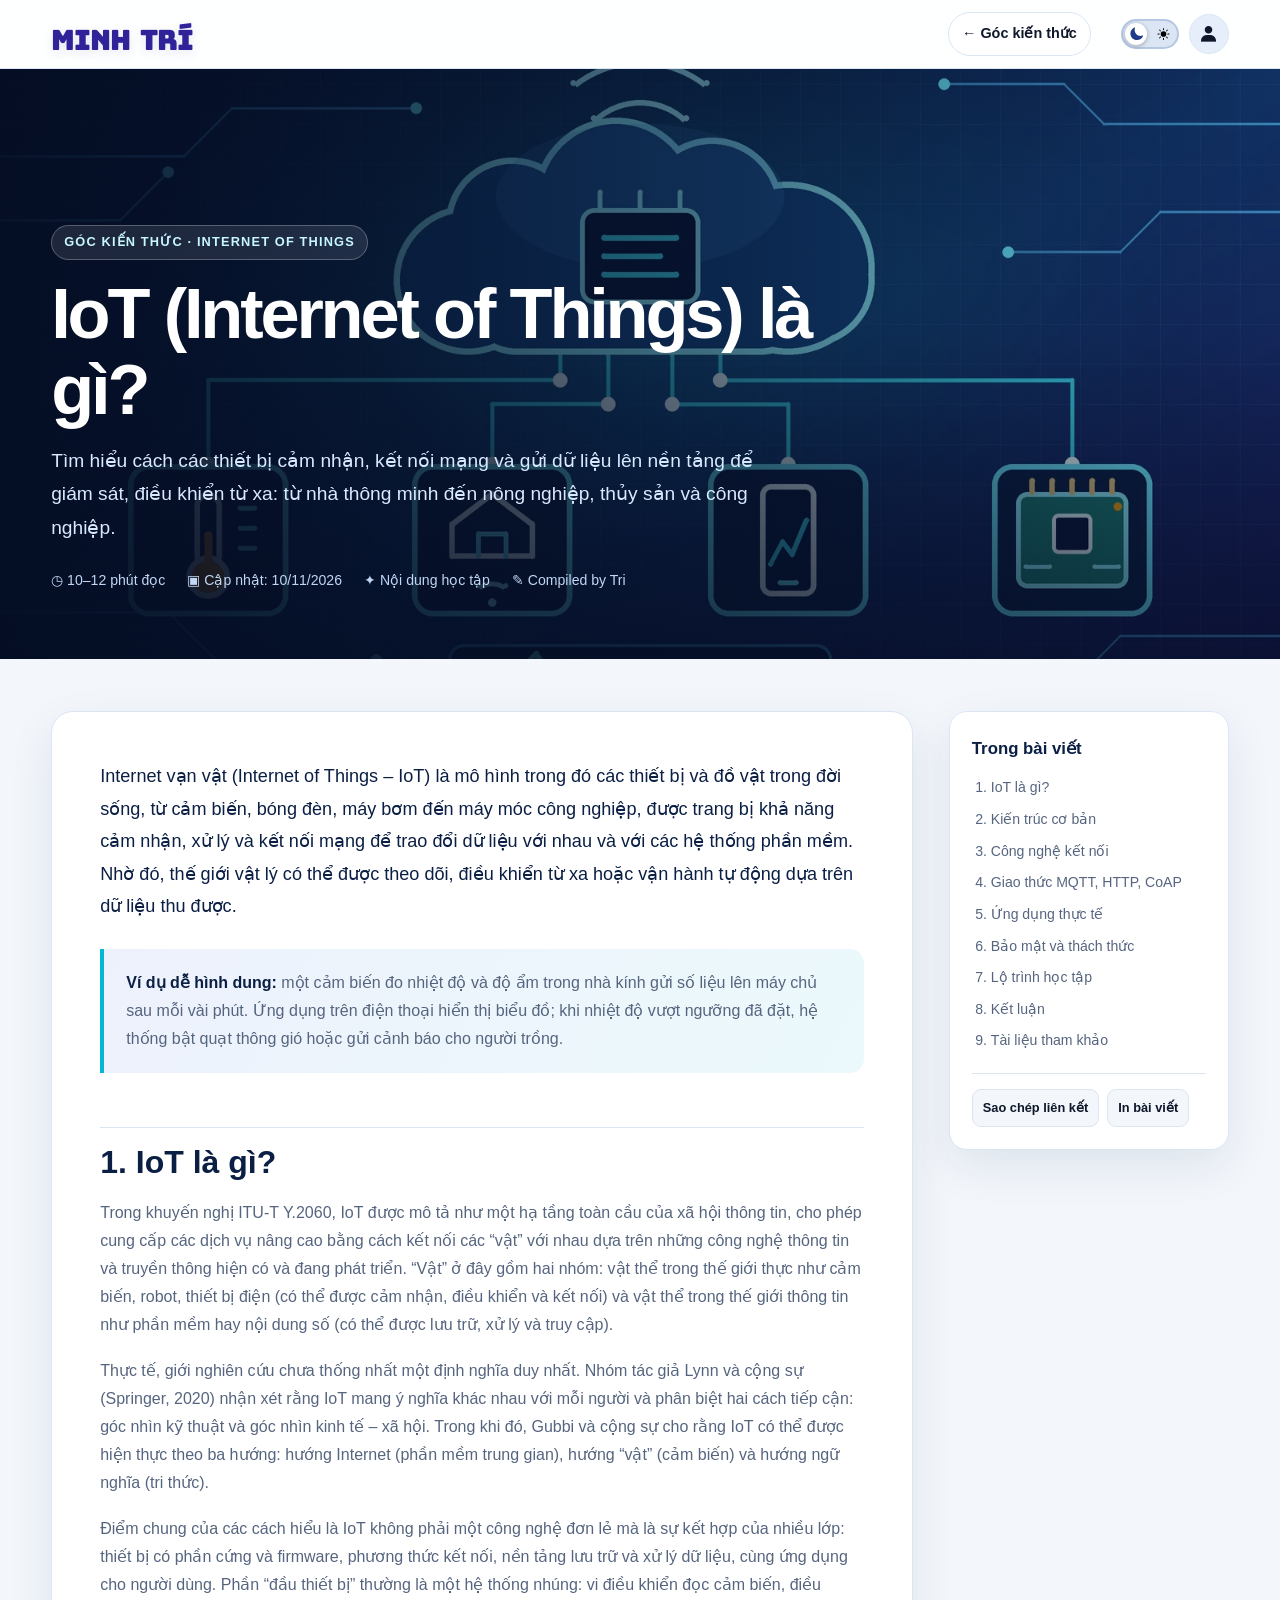
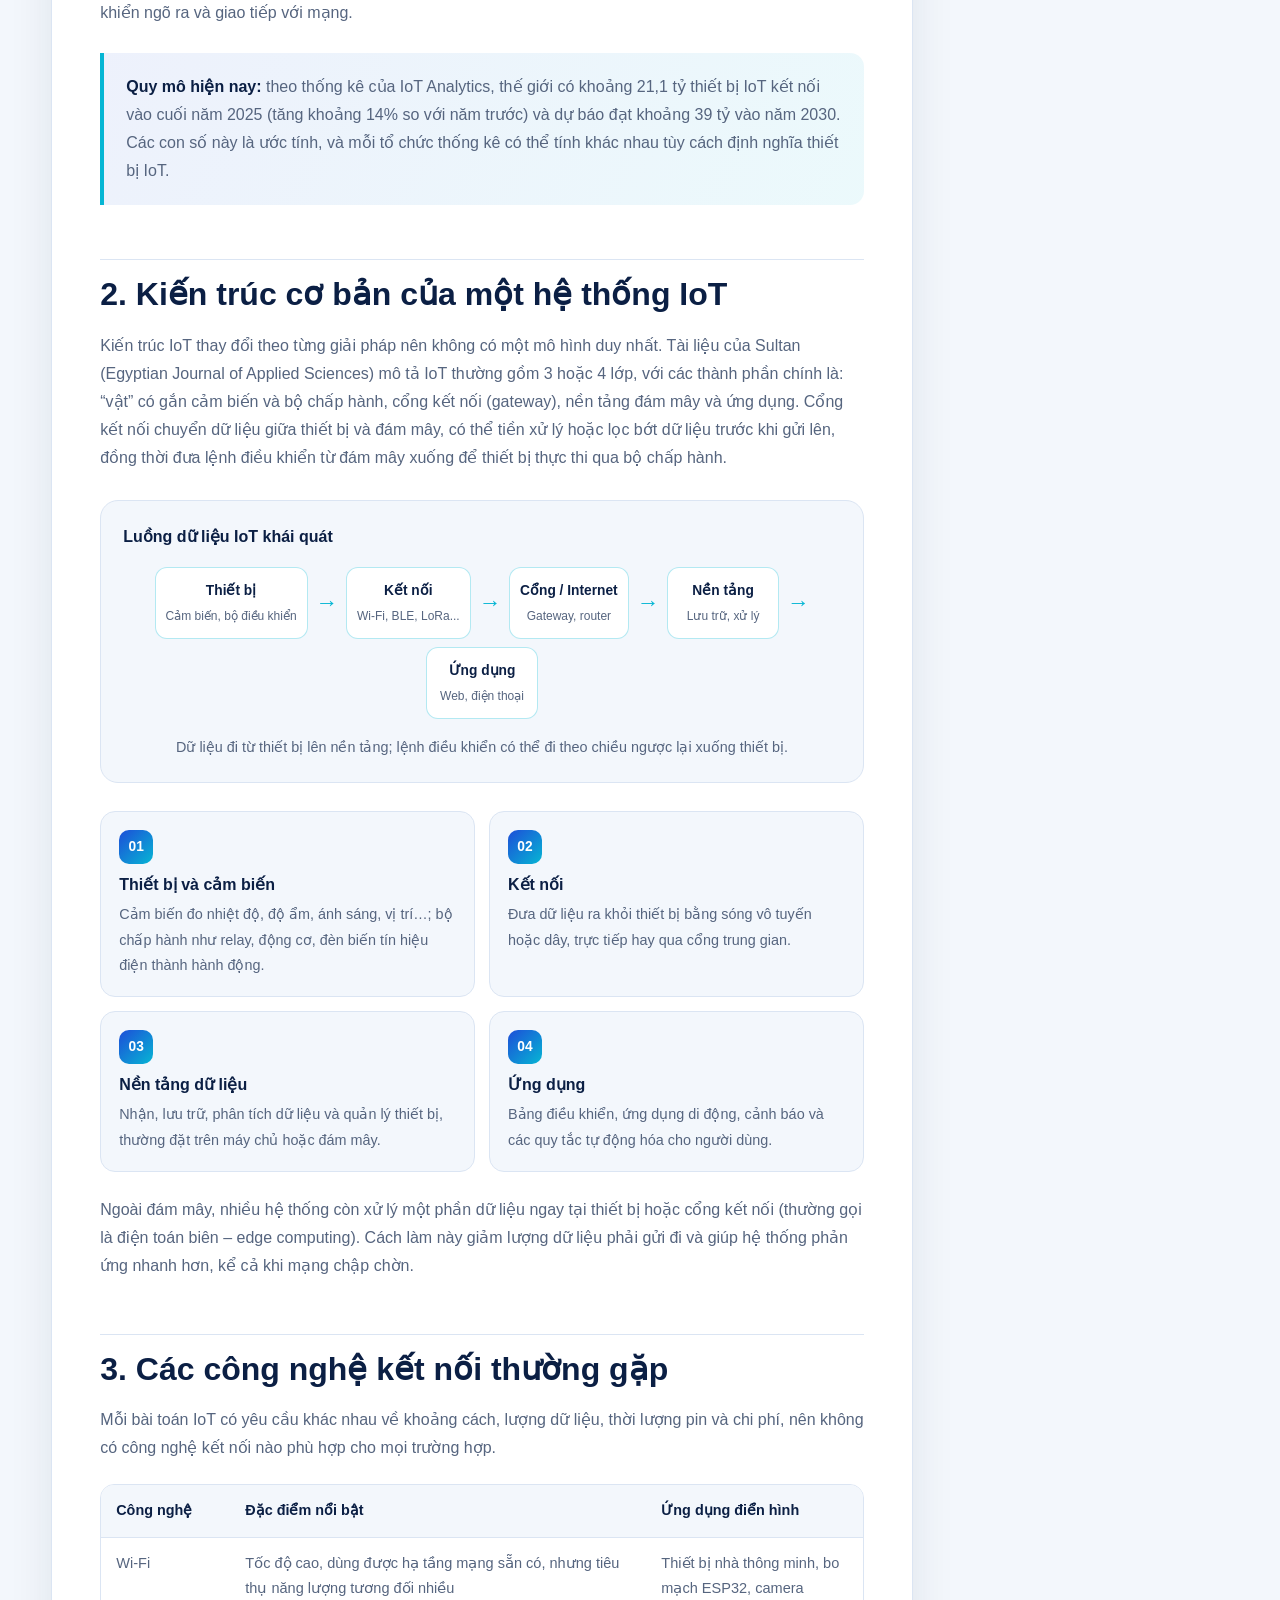
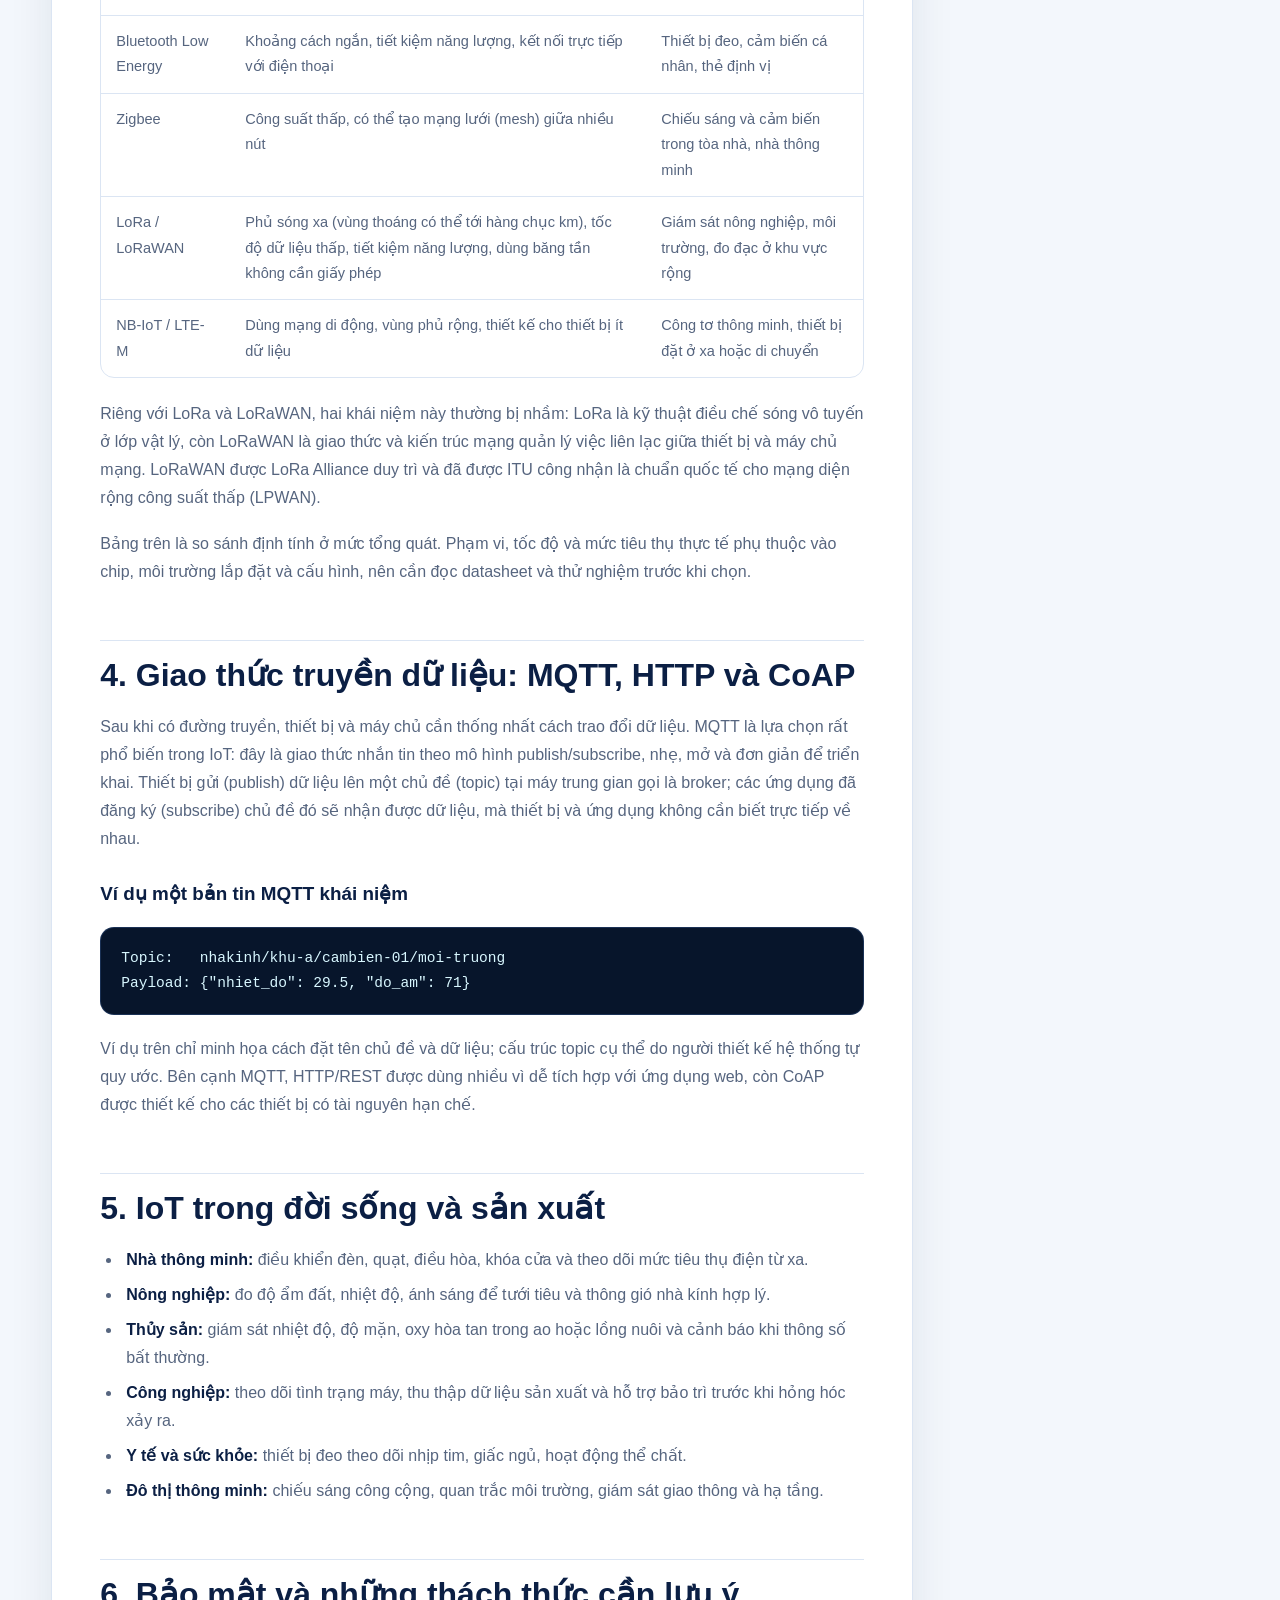
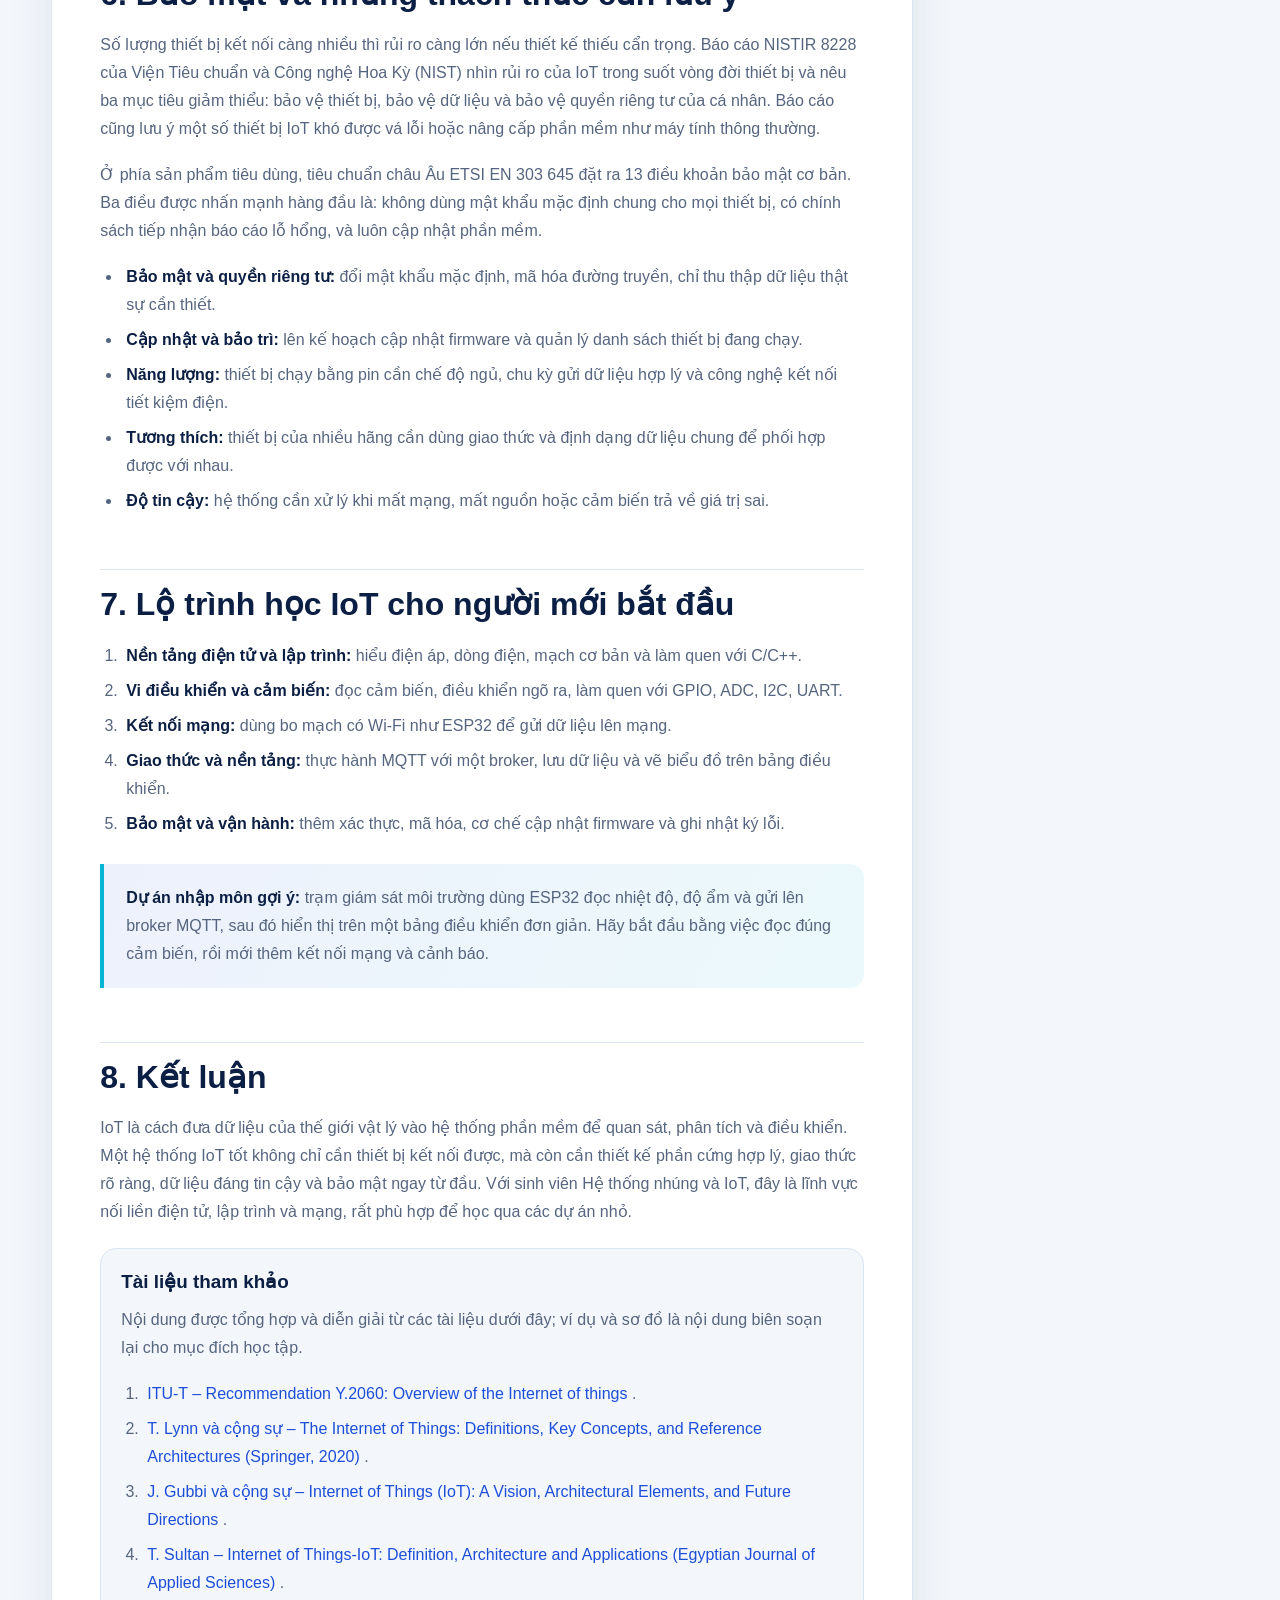
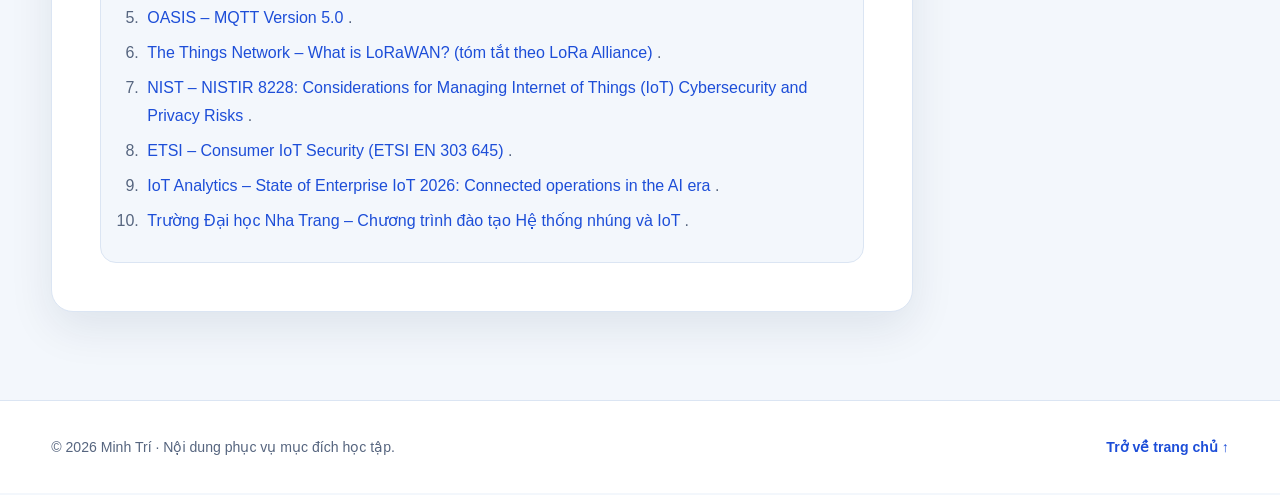
<file: articles/internet-of-things.html>
<!DOCTYPE html>
<html lang="vi">
    <head>
        <meta charset="UTF-8">
        <meta name="viewport" content="width=device-width, initial-scale=1.0">
        <link rel="icon" type="image/png" href="/favicon1.png">
        <meta name="description" content="Tìm hiểu IoT (Internet of Things): khái niệm, kiến trúc, công nghệ kết nối, giao thức MQTT, ứng dụng thực tế, bảo mật và lộ trình học.">
        <meta name="theme-color" content="#0b1f44">
        <title>
            IoT (Internet of Things) là gì? | Minh Trí
        </title>
        
 <style>

:root {
    color-scheme: light;
    --page-bg: #f3f7fc;
    --surface: #ffffff;
    --text: #0f172a;
    --muted: #56657f;
    --heading: #0b1f44;
    --line: #dbe5f3;
    --blue: #1d4ed8;
    --cyan: #06b6d4;
    --purple: #6d28d9;
    --shadow: 0 16px 45px rgba(11, 31, 68, 0.09);
}

html[data-theme="dark"] {
    color-scheme: dark;
    --page-bg: #0b1220;
    --surface: #121c31;
    --text: #e6edf7;
    --muted: #9fb0cc;
    --heading: #e6edf7;
    --line: #25344f;
    --shadow: 0 16px 45px rgba(0, 0, 0, 0.22);
}

* {
    box-sizing: border-box;
    margin: 0;
    padding: 0;
}

html {
    scroll-behavior: smooth;
    scroll-padding-top: 96px;
}

body {
    min-width: 320px;
    overflow-x: hidden;
    background: var(--page-bg);
    color: var(--text);
    font-family: "Segoe UI", Roboto, Arial, sans-serif;
    line-height: 1.75;
}

a {
    color: inherit;
    text-decoration: none;
}

button {
    font: inherit;
}

:focus-visible {
    outline: 3px solid var(--cyan);
    outline-offset: 3px;
}

.progress-track {
    position: fixed;
    z-index: 100;
    inset: 0 0 auto;
    height: 4px;
    background: transparent;
}

.progress-bar {
    width: 0;
    height: 100%;
    background: linear-gradient(90deg, var(--blue), var(--cyan), #a78bfa);
    transition: width 0.08s linear;
}

.site-header {
    position: sticky;
    z-index: 50;
    top: 0;
    border-bottom: 1px solid var(--line);
    background: color-mix(in srgb, var(--surface) 90%, transparent);
    backdrop-filter: blur(16px);
}

.header-inner {
    display: flex;
    align-items: center;
    justify-content: space-between;
    gap: 18px;
    width: min(1180px, 92%);
    min-height: 68px;
    margin: 0 auto;
}

.brand {
    font-family: "Arial Black", "Segoe UI", sans-serif;
    font-size: 1.32rem;
    font-weight: 900;
    letter-spacing: -0.055em;
    white-space: nowrap;
}

.brand span:first-child {
    color: var(--heading);
}

.brand span:last-child {
    color: var(--blue);
}

.brand span:first-child {
    margin-right: 0.2em;
}

.header-actions {
    display: flex;
    align-items: center;
    gap: 10px;
}

.header-link,
.icon-button {
    display: inline-flex;
    align-items: center;
    justify-content: center;
    min-height: 40px;
    padding: 8px 13px;
    border: 1px solid var(--line);
    border-radius: 999px;
    background: var(--surface);
    color: var(--text);
    font-size: 0.9rem;
    font-weight: 650;
    cursor: pointer;
    transition: transform 0.2s ease, border-color 0.2s ease, background 0.2s ease;
}

.header-link:hover,
.icon-button:hover {
    transform: translateY(-2px);
    border-color: var(--cyan);
}

.article-hero {
    position: relative;
    isolation: isolate;
    display: flex;
    align-items: flex-end;
    min-height: clamp(360px, 48vw, 590px);
    overflow: hidden;
    background: #07152f;
}

.article-hero::after {
    position: absolute;
    z-index: -1;
    inset: 0;
    background: linear-gradient(90deg, rgba(4, 13, 35, 0.95), rgba(4, 13, 35, 0.54) 58%, rgba(4, 13, 35, 0.08)), linear-gradient(0deg, rgba(4, 13, 35, 0.62), transparent 55%);
    content: "";
}

.article-hero img {
    position: absolute;
    z-index: -2;
    inset: 0;
    width: 100%;
    height: 100%;
    object-fit: cover;
}

.hero-content {
    width: min(1180px, 92%);
    margin: 0 auto;
    padding: 72px 0 66px;
    color: #fff;
}

.eyebrow {
    display: inline-flex;
    align-items: center;
    gap: 8px;
    margin-bottom: 16px;
    padding: 5px 12px;
    border: 1px solid rgba(255, 255, 255, 0.25);
    border-radius: 999px;
    background: rgba(255, 255, 255, 0.1);
    color: #c7f7ff;
    font-size: 0.8rem;
    font-weight: 700;
    letter-spacing: 0.09em;
    text-transform: uppercase;
    backdrop-filter: blur(10px);
}

.hero-content h1 {
    max-width: 850px;
    margin-bottom: 16px;
    font-size: clamp(2.3rem, 5.5vw, 4.6rem);
    line-height: 1.08;
    letter-spacing: -0.045em;
}

.hero-summary {
    max-width: 720px;
    color: #d9e9ff;
    font-size: clamp(1rem, 1.8vw, 1.2rem);
}

.hero-meta {
    display: flex;
    flex-wrap: wrap;
    gap: 10px 22px;
    margin-top: 24px;
    color: #c1d6f5;
    font-size: 0.88rem;
}

.hero-meta span {
    display: inline-flex;
    align-items: center;
    gap: 7px;
}

.article-layout {
    display: grid;
    grid-template-columns: minmax(0, 1fr) 280px;
    gap: 36px;
    width: min(1180px, 92%);
    margin: 52px auto 88px;
    align-items: start;
}

.article-content {
    min-width: 0;
    padding: clamp(22px, 4vw, 48px);
    border: 1px solid var(--line);
    border-radius: 22px;
    background: var(--surface);
    box-shadow: var(--shadow);
}

.article-content p {
    margin: 0 0 18px;
    color: var(--muted);
}

.article-content h2 {
    margin: 54px 0 16px;
    padding-top: 14px;
    border-top: 1px solid var(--line);
    color: var(--heading);
    font-size: clamp(1.55rem, 3vw, 2rem);
    line-height: 1.3;
    scroll-margin-top: 100px;
}

.article-content h3 {
    margin: 28px 0 10px;
    color: var(--heading);
    font-size: 1.18rem;
    line-height: 1.4;
}

.article-content ul,
.article-content ol {
    margin: 0 0 20px 22px;
    color: var(--muted);
}

.article-content li {
    margin: 7px 0;
    padding-left: 4px;
}

.article-content strong {
    color: var(--heading);
}

.lead-paragraph {
    color: var(--heading) !important;
    font-size: 1.13rem;
    line-height: 1.8;
}

.callout {
    margin: 26px 0;
    padding: 20px 22px;
    border-left: 4px solid var(--cyan);
    border-radius: 0 14px 14px 0;
    background: linear-gradient(120deg, rgba(29, 78, 216, 0.08), rgba(6, 182, 212, 0.08));
}

.callout p:last-child {
    margin-bottom: 0;
}

.key-grid {
    display: grid;
    grid-template-columns: repeat(2, minmax(0, 1fr));
    gap: 14px;
    margin: 24px 0;
}

.key-card {
    padding: 18px;
    border: 1px solid var(--line);
    border-radius: 15px;
    background: var(--page-bg);
}

.key-card .number {
    display: inline-grid;
    place-items: center;
    width: 34px;
    height: 34px;
    margin-bottom: 10px;
    border-radius: 10px;
    background: linear-gradient(135deg, var(--blue), var(--cyan));
    color: #fff;
    font-size: 0.86rem;
    font-weight: 800;
}

.key-card h3 {
    margin: 0 0 6px;
    font-size: 1rem;
}

.key-card p {
    margin: 0;
    font-size: 0.9rem;
}

.diagram {
    margin: 28px 0;
    padding: 22px;
    border: 1px solid var(--line);
    border-radius: 18px;
    background: var(--page-bg);
}

.diagram-title {
    margin-bottom: 16px;
    color: var(--heading);
    font-weight: 750;
}

.flow-row {
    display: flex;
    flex-wrap: wrap;
    align-items: center;
    justify-content: center;
    gap: 8px;
}

.flow-node {
    display: grid;
    place-items: center;
    min-width: 112px;
    min-height: 72px;
    padding: 10px;
    border: 1px solid rgba(6, 182, 212, 0.3);
    border-radius: 12px;
    background: var(--surface);
    color: var(--heading);
    text-align: center;
    font-size: 0.86rem;
    font-weight: 700;
}

.flow-node small {
    display: block;
    color: var(--muted);
    font-size: 0.75rem;
    font-weight: 500;
}

.flow-arrow {
    color: var(--cyan);
    font-size: 1.4rem;
    font-weight: 800;
}

.table-wrap {
    overflow-x: auto;
    margin: 22px 0;
    border: 1px solid var(--line);
    border-radius: 14px;
}

table {
    width: 100%;
    border-collapse: collapse;
    min-width: 520px;
}

th,
td {
    padding: 13px 15px;
    border-bottom: 1px solid var(--line);
    text-align: left;
    vertical-align: top;
}

th {
    background: var(--page-bg);
    color: var(--heading);
    font-size: 0.9rem;
}

td {
    color: var(--muted);
    font-size: 0.91rem;
}

tr:last-child td {
    border-bottom: 0;
}

.code-block {
    overflow-x: auto;
    margin: 20px 0;
    padding: 18px 20px;
    border: 1px solid rgba(100, 160, 255, 0.2);
    border-radius: 14px;
    background: #07152b;
    color: #d8f7ff;
    font: 0.91rem/1.7 Consolas, "Courier New", monospace;
    white-space: pre;
}

.toc {
    position: sticky;
    top: 94px;
    padding: 22px;
    border: 1px solid var(--line);
    border-radius: 18px;
    background: var(--surface);
    box-shadow: var(--shadow);
}

.toc h2 {
    margin-bottom: 12px;
    color: var(--heading);
    font-size: 1.05rem;
}

.toc ol {
    display: grid;
    gap: 7px;
    margin-left: 19px;
    color: var(--muted);
    font-size: 0.88rem;
}

.toc a:hover,
.references a:hover {
    color: var(--blue);
    text-decoration: underline;
    text-underline-offset: 3px;
}

.toc-tools {
    display: flex;
    flex-wrap: wrap;
    gap: 8px;
    margin-top: 20px;
    padding-top: 15px;
    border-top: 1px solid var(--line);
}

.small-action {
    padding: 7px 10px;
    border: 1px solid var(--line);
    border-radius: 9px;
    background: var(--page-bg);
    color: var(--text);
    font-size: 0.8rem;
    font-weight: 650;
    cursor: pointer;
}

.references {
    margin-top: 22px;
    padding: 20px;
    border: 1px solid var(--line);
    border-radius: 16px;
    background: var(--page-bg);
}

.references h3 {
    margin-top: 0;
}

.references ol {
    margin-bottom: 0;
}

.references a {
    overflow-wrap: anywhere;
    color: var(--blue);
}

.article-footer {
    padding: 34px 0;
    border-top: 1px solid var(--line);
    background: var(--surface);
}

.footer-inner {
    display: flex;
    flex-wrap: wrap;
    align-items: center;
    justify-content: space-between;
    gap: 15px;
    width: min(1180px, 92%);
    margin: 0 auto;
    color: var(--muted);
    font-size: 0.88rem;
}

.footer-inner a {
    color: var(--blue);
    font-weight: 700;
}

.back-top {
    position: fixed;
    right: 22px;
    bottom: 22px;
    z-index: 40;
    display: grid;
    place-items: center;
    width: 46px;
    height: 46px;
    border: 0;
    border-radius: 50%;
    background: linear-gradient(135deg, var(--blue), var(--cyan));
    color: #fff;
    font-size: 1.2rem;
    box-shadow: 0 8px 24px rgba(29, 78, 216, 0.27);
    cursor: pointer;
    opacity: 0;
    visibility: hidden;
    transform: translateY(12px);
    transition: opacity 0.25s ease, transform 0.25s ease, visibility 0.25s ease;
}

.back-top.is-visible {
    opacity: 1;
    visibility: visible;
    transform: translateY(0);
}

.reveal {
    opacity: 0;
    transform: translateY(18px);
    transition: opacity 0.65s ease, transform 0.65s ease;
}

.reveal.is-visible {
    opacity: 1;
    transform: none;
}

@media (max-width: 900px) {
    .article-layout {
        grid-template-columns: 1fr;
    }

    .toc {
        position: static;
        order: -1;
    }
}

@media (max-width: 620px) {
    .header-inner {
        min-height: 60px;
    }

    .header-link {
        padding: 7px 10px;
        font-size: 0.82rem;
    }

    .hero-content {
        padding: 55px 0 48px;
    }

    .article-layout {
        margin-top: 28px;
    }

    .article-content {
        padding: 21px 18px;
        border-radius: 16px;
    }

    .key-grid {
        grid-template-columns: 1fr;
    }

    .diagram {
        padding: 15px;
    }

    .flow-row {
        flex-direction: column;
    }

    .flow-arrow {
        transform: rotate(90deg);
    }

    .flow-node {
        width: 100%;
    }
}

@media (prefers-reduced-motion: reduce) {
    *,
    *::before,
    *::after {
        scroll-behavior: auto !important;
        animation-duration: 0.01ms !important;
        transition-duration: 0.01ms !important;
    }
}

 </style>
<link href="https://unpkg.com/boxicons@2.1.4/css/boxicons.min.css" rel="stylesheet">
<link rel="stylesheet" href="/badges.css">
<link rel="stylesheet" href="/site-ui.css">
<link rel="stylesheet" href="/print.css" media="print">
<script src="/site-ui.js" defer></script>
    </head>
    <body>
        <div class="progress-track" aria-hidden="true">
            <div class="progress-bar" id="progressBar">
            </div>
        </div>
        <header class="site-header">
            <div class="header-inner">
                <a class="brand" href="../index.html" aria-label="Minh Trí – về trang chủ">
                    <span>
                        MINH
                    </span>
                    <span>
                        TRÍ
                    </span>
                </a>
                <div class="header-actions">
                    <a class="header-link" href="../index.html#articles">
                        ← Góc kiến thức
                    </a>
<button id="themeToggle" class="theme-switch" type="button" aria-label="Chuyển giao diện">
    <!-- Icon Mặt trăng cố định bên trái -->
    <svg class="track-icon moon-icon" xmlns="http://www.w3.org/2000/svg" viewBox="0 0 24 24" fill="currentColor"><path fill-rule="evenodd" d="M9.528 1.718a.75.75 0 01.162.819A8.97 8.97 0 009 6a9 9 0 009 9 8.97 8.97 0 003.463-.69.75.75 0 01.981.98 10.503 10.503 0 01-9.694 6.46c-5.799 0-10.5-4.701-10.5-10.5 0-4.368 2.667-8.112 6.46-9.694a.75.75 0 01.818.162z" clip-rule="evenodd" /></svg>
    
    <!-- Icon Mặt trời cố định bên phải -->
    <svg class="track-icon sun-icon" xmlns="http://www.w3.org/2000/svg" viewBox="0 0 24 24" fill="currentColor"><path d="M12 2.25a.75.75 0 01.75.75v2.25a.75.75 0 01-1.5 0V3a.75.75 0 01.75-.75zM7.5 12a4.5 4.5 0 119 0 4.5 4.5 0 01-9 0zM18.894 6.166a.75.75 0 00-1.06-1.06l-1.591 1.59a.75.75 0 101.06 1.061l1.591-1.59zM21.75 12a.75.75 0 01-.75.75h-2.25a.75.75 0 010-1.5H21a.75.75 0 01.75.75zM17.834 18.894a.75.75 0 001.06-1.06l-1.59-1.591a.75.75 0 10-1.061 1.06l1.59 1.591zM12 18a.75.75 0 01.75.75V21a.75.75 0 01-1.5 0v-2.25A.75.75 0 0112 18zM7.758 17.303a.75.75 0 00-1.061-1.06l-1.591 1.59a.75.75 0 001.06 1.061l1.591-1.59zM6 12a.75.75 0 01-.75.75H3a.75.75 0 010-1.5h2.25A.75.75 0 016 12zM6.697 7.757a.75.75 0 001.06-1.06l-1.59-1.591a.75.75 0 00-1.061 1.06l1.59 1.591z" /></svg>
    
    <!-- Cục tròn trượt -->
    <span class="switch-thumb"></span>
</button>
                </div>
            </div>
        </header>
        <section class="article-hero">
            <img src="images/internet-of-things.webp" alt="Đám mây trung tâm kết nối với cảm biến nhiệt độ, nhà thông minh, điện thoại và bo mạch vi điều khiển" width="1600" height="900" fetchpriority="high">
            <div class="hero-content">
                <span class="eyebrow">
                    Góc kiến thức · Internet of Things
                </span>
                <h1>
                    IoT (Internet of Things) là gì?
                </h1>
                <p class="hero-summary">
                    Tìm hiểu cách các thiết bị cảm nhận, kết nối mạng và gửi dữ liệu lên nền tảng để giám sát, điều khiển từ xa: từ nhà thông minh đến nông nghiệp, thủy sản và công nghiệp.
                </p>
                <div class="hero-meta">
                    <span>
                        ◷ 10–12 phút đọc
                    </span>
                    <span>
                        ▣ Cập nhật: 10/11/2026
                    </span>
                    <span>
                        ✦ Nội dung học tập
                    </span>
                    <span>
                        ✎ Compiled by Tri
                    </span>

                </div>
            </div>
        </section>
        <main class="article-layout">
            <article class="article-content">
                <p class="lead-paragraph">
                    Internet vạn vật (Internet of Things – IoT) là mô hình trong đó các thiết bị và đồ vật trong đời sống, từ cảm biến, bóng đèn, máy bơm đến máy móc công nghiệp, được trang bị khả năng cảm nhận, xử lý và kết nối mạng để trao đổi dữ liệu với nhau và với các hệ thống phần mềm. Nhờ đó, thế giới vật lý có thể được theo dõi, điều khiển từ xa hoặc vận hành tự động dựa trên dữ liệu thu được.
                </p>
                <div class="callout">
                    <p>
                        <strong>
                            Ví dụ dễ hình dung:
                        </strong>
                         một cảm biến đo nhiệt độ và độ ẩm trong nhà kính gửi số liệu lên máy chủ sau mỗi vài phút. Ứng dụng trên điện thoại hiển thị biểu đồ; khi nhiệt độ vượt ngưỡng đã đặt, hệ thống bật quạt thông gió hoặc gửi cảnh báo cho người trồng.
                    </p>
                </div>
                <h2 id="definition">
                    1. IoT là gì?
                </h2>
                <p>
                    Trong khuyến nghị ITU-T Y.2060, IoT được mô tả như một hạ tầng toàn cầu của xã hội thông tin, cho phép cung cấp các dịch vụ nâng cao bằng cách kết nối các “vật” với nhau dựa trên những công nghệ thông tin và truyền thông hiện có và đang phát triển. “Vật” ở đây gồm hai nhóm: vật thể trong thế giới thực như cảm biến, robot, thiết bị điện (có thể được cảm nhận, điều khiển và kết nối) và vật thể trong thế giới thông tin như phần mềm hay nội dung số (có thể được lưu trữ, xử lý và truy cập).
                </p>
                <p>
                    Thực tế, giới nghiên cứu chưa thống nhất một định nghĩa duy nhất. Nhóm tác giả Lynn và cộng sự (Springer, 2020) nhận xét rằng IoT mang ý nghĩa khác nhau với mỗi người và phân biệt hai cách tiếp cận: góc nhìn kỹ thuật và góc nhìn kinh tế – xã hội. Trong khi đó, Gubbi và cộng sự cho rằng IoT có thể được hiện thực theo ba hướng: hướng Internet (phần mềm trung gian), hướng “vật” (cảm biến) và hướng ngữ nghĩa (tri thức).
                </p>
                <p>
                    Điểm chung của các cách hiểu là IoT không phải một công nghệ đơn lẻ mà là sự kết hợp của nhiều lớp: thiết bị có phần cứng và firmware, phương thức kết nối, nền tảng lưu trữ và xử lý dữ liệu, cùng ứng dụng cho người dùng. Phần “đầu thiết bị” thường là một <a href="he-thong-nhung-la-gi.html">hệ thống nhúng</a>: vi điều khiển đọc cảm biến, điều khiển ngõ ra và giao tiếp với mạng.
                </p>
                <div class="callout">
                    <p>
                        <strong>
                            Quy mô hiện nay:
                        </strong>
                         theo thống kê của IoT Analytics, thế giới có khoảng 21,1 tỷ thiết bị IoT kết nối vào cuối năm 2025 (tăng khoảng 14% so với năm trước) và dự báo đạt khoảng 39 tỷ vào năm 2030. Các con số này là ước tính, và mỗi tổ chức thống kê có thể tính khác nhau tùy cách định nghĩa thiết bị IoT.
                    </p>
                </div>
                <h2 id="architecture">
                    2. Kiến trúc cơ bản của một hệ thống IoT
                </h2>
                <p>
                    Kiến trúc IoT thay đổi theo từng giải pháp nên không có một mô hình duy nhất. Tài liệu của Sultan (Egyptian Journal of Applied Sciences) mô tả IoT thường gồm 3 hoặc 4 lớp, với các thành phần chính là: “vật” có gắn cảm biến và bộ chấp hành, cổng kết nối (gateway), nền tảng đám mây và ứng dụng. Cổng kết nối chuyển dữ liệu giữa thiết bị và đám mây, có thể tiền xử lý hoặc lọc bớt dữ liệu trước khi gửi lên, đồng thời đưa lệnh điều khiển từ đám mây xuống để thiết bị thực thi qua bộ chấp hành.
                </p>
                <div class="diagram">
                    <div class="diagram-title">
                        Luồng dữ liệu IoT khái quát
                    </div>
                    <div class="flow-row">
                        <div class="flow-node">
                            Thiết bị
                            <small>
                                Cảm biến, bộ điều khiển
                            </small>
                        </div>
                        <span class="flow-arrow">
                            →
                        </span>
                        <div class="flow-node">
                            Kết nối
                            <small>
                                Wi-Fi, BLE, LoRa...
                            </small>
                        </div>
                        <span class="flow-arrow">
                            →
                        </span>
                        <div class="flow-node">
                            Cổng / Internet
                            <small>
                                Gateway, router
                            </small>
                        </div>
                        <span class="flow-arrow">
                            →
                        </span>
                        <div class="flow-node">
                            Nền tảng
                            <small>
                                Lưu trữ, xử lý
                            </small>
                        </div>
                        <span class="flow-arrow">
                            →
                        </span>
                        <div class="flow-node">
                            Ứng dụng
                            <small>
                                Web, điện thoại
                            </small>
                        </div>
                    </div>
                    <p style="margin:16px 0 0;text-align:center;font-size:.9rem;">
                        Dữ liệu đi từ thiết bị lên nền tảng; lệnh điều khiển có thể đi theo chiều ngược lại xuống thiết bị.
                    </p>
                </div>
                <div class="key-grid">
                    <div class="key-card">
                        <span class="number">
                            01
                        </span>
                        <h3>
                            Thiết bị và cảm biến
                        </h3>
                        <p>
                            Cảm biến đo nhiệt độ, độ ẩm, ánh sáng, vị trí…; bộ chấp hành như relay, động cơ, đèn biến tín hiệu điện thành hành động.
                        </p>
                    </div>
                    <div class="key-card">
                        <span class="number">
                            02
                        </span>
                        <h3>
                            Kết nối
                        </h3>
                        <p>
                            Đưa dữ liệu ra khỏi thiết bị bằng sóng vô tuyến hoặc dây, trực tiếp hay qua cổng trung gian.
                        </p>
                    </div>
                    <div class="key-card">
                        <span class="number">
                            03
                        </span>
                        <h3>
                            Nền tảng dữ liệu
                        </h3>
                        <p>
                            Nhận, lưu trữ, phân tích dữ liệu và quản lý thiết bị, thường đặt trên máy chủ hoặc đám mây.
                        </p>
                    </div>
                    <div class="key-card">
                        <span class="number">
                            04
                        </span>
                        <h3>
                            Ứng dụng
                        </h3>
                        <p>
                            Bảng điều khiển, ứng dụng di động, cảnh báo và các quy tắc tự động hóa cho người dùng.
                        </p>
                    </div>
                </div>
                <p>
                    Ngoài đám mây, nhiều hệ thống còn xử lý một phần dữ liệu ngay tại thiết bị hoặc cổng kết nối (thường gọi là điện toán biên – edge computing). Cách làm này giảm lượng dữ liệu phải gửi đi và giúp hệ thống phản ứng nhanh hơn, kể cả khi mạng chập chờn.
                </p>
                <h2 id="connectivity">
                    3. Các công nghệ kết nối thường gặp
                </h2>
                <p>
                    Mỗi bài toán IoT có yêu cầu khác nhau về khoảng cách, lượng dữ liệu, thời lượng pin và chi phí, nên không có công nghệ kết nối nào phù hợp cho mọi trường hợp.
                </p>
                <div class="table-wrap">
                    <table>
                        <thead>
                            <tr>
                                <th>
                                    Công nghệ
                                </th>
                                <th>
                                    Đặc điểm nổi bật
                                </th>
                                <th>
                                    Ứng dụng điển hình
                                </th>
                            </tr>
                        </thead>
                        <tbody>
                            <tr>
                                <td>
                                    Wi-Fi
                                </td>
                                <td>
                                    Tốc độ cao, dùng được hạ tầng mạng sẵn có, nhưng tiêu thụ năng lượng tương đối nhiều
                                </td>
                                <td>
                                    Thiết bị nhà thông minh, bo mạch ESP32, camera
                                </td>
                            </tr>
                            <tr>
                                <td>
                                    Bluetooth Low Energy
                                </td>
                                <td>
                                    Khoảng cách ngắn, tiết kiệm năng lượng, kết nối trực tiếp với điện thoại
                                </td>
                                <td>
                                    Thiết bị đeo, cảm biến cá nhân, thẻ định vị
                                </td>
                            </tr>
                            <tr>
                                <td>
                                    Zigbee
                                </td>
                                <td>
                                    Công suất thấp, có thể tạo mạng lưới (mesh) giữa nhiều nút
                                </td>
                                <td>
                                    Chiếu sáng và cảm biến trong tòa nhà, nhà thông minh
                                </td>
                            </tr>
                            <tr>
                                <td>
                                    LoRa / LoRaWAN
                                </td>
                                <td>
                                    Phủ sóng xa (vùng thoáng có thể tới hàng chục km), tốc độ dữ liệu thấp, tiết kiệm năng lượng, dùng băng tần không cần giấy phép
                                </td>
                                <td>
                                    Giám sát nông nghiệp, môi trường, đo đạc ở khu vực rộng
                                </td>
                            </tr>
                            <tr>
                                <td>
                                    NB-IoT / LTE-M
                                </td>
                                <td>
                                    Dùng mạng di động, vùng phủ rộng, thiết kế cho thiết bị ít dữ liệu
                                </td>
                                <td>
                                    Công tơ thông minh, thiết bị đặt ở xa hoặc di chuyển
                                </td>
                            </tr>
                        </tbody>
                    </table>
                </div>
                <p>
                    Riêng với LoRa và LoRaWAN, hai khái niệm này thường bị nhầm: LoRa là kỹ thuật điều chế sóng vô tuyến ở lớp vật lý, còn LoRaWAN là giao thức và kiến trúc mạng quản lý việc liên lạc giữa thiết bị và máy chủ mạng. LoRaWAN được LoRa Alliance duy trì và đã được ITU công nhận là chuẩn quốc tế cho mạng diện rộng công suất thấp (LPWAN).
                </p>
                <p>
                    Bảng trên là so sánh định tính ở mức tổng quát. Phạm vi, tốc độ và mức tiêu thụ thực tế phụ thuộc vào chip, môi trường lắp đặt và cấu hình, nên cần đọc datasheet và thử nghiệm trước khi chọn.
                </p>
                <h2 id="protocols">
                    4. Giao thức truyền dữ liệu: MQTT, HTTP và CoAP
                </h2>
                <p>
                    Sau khi có đường truyền, thiết bị và máy chủ cần thống nhất cách trao đổi dữ liệu. MQTT là lựa chọn rất phổ biến trong IoT: đây là giao thức nhắn tin theo mô hình publish/subscribe, nhẹ, mở và đơn giản để triển khai. Thiết bị gửi (publish) dữ liệu lên một chủ đề (topic) tại máy trung gian gọi là broker; các ứng dụng đã đăng ký (subscribe) chủ đề đó sẽ nhận được dữ liệu, mà thiết bị và ứng dụng không cần biết trực tiếp về nhau.
                </p>
                <h3>
                    Ví dụ một bản tin MQTT khái niệm
                </h3>
                <pre class="code-block"><code>Topic:   nhakinh/khu-a/cambien-01/moi-truong
Payload: {"nhiet_do": 29.5, "do_am": 71}</code></pre>
                <p>
                    Ví dụ trên chỉ minh họa cách đặt tên chủ đề và dữ liệu; cấu trúc topic cụ thể do người thiết kế hệ thống tự quy ước. Bên cạnh MQTT, HTTP/REST được dùng nhiều vì dễ tích hợp với ứng dụng web, còn CoAP được thiết kế cho các thiết bị có tài nguyên hạn chế.
                </p>
                <h2 id="applications">
                    5. IoT trong đời sống và sản xuất
                </h2>
                <ul>
                    <li>
                        <strong>
                            Nhà thông minh:
                        </strong>
                         điều khiển đèn, quạt, điều hòa, khóa cửa và theo dõi mức tiêu thụ điện từ xa.
                    </li>
                    <li>
                        <strong>
                            Nông nghiệp:
                        </strong>
                         đo độ ẩm đất, nhiệt độ, ánh sáng để tưới tiêu và thông gió nhà kính hợp lý.
                    </li>
                    <li>
                        <strong>
                            Thủy sản:
                        </strong>
                         giám sát nhiệt độ, độ mặn, oxy hòa tan trong ao hoặc lồng nuôi và cảnh báo khi thông số bất thường.
                    </li>
                    <li>
                        <strong>
                            Công nghiệp:
                        </strong>
                         theo dõi tình trạng máy, thu thập dữ liệu sản xuất và hỗ trợ bảo trì trước khi hỏng hóc xảy ra.
                    </li>
                    <li>
                        <strong>
                            Y tế và sức khỏe:
                        </strong>
                         thiết bị đeo theo dõi nhịp tim, giấc ngủ, hoạt động thể chất.
                    </li>
                    <li>
                        <strong>
                            Đô thị thông minh:
                        </strong>
                         chiếu sáng công cộng, quan trắc môi trường, giám sát giao thông và hạ tầng.
                    </li>
                </ul>
                <h2 id="security">
                    6. Bảo mật và những thách thức cần lưu ý
                </h2>
                <p>
                    Số lượng thiết bị kết nối càng nhiều thì rủi ro càng lớn nếu thiết kế thiếu cẩn trọng. Báo cáo NISTIR 8228 của Viện Tiêu chuẩn và Công nghệ Hoa Kỳ (NIST) nhìn rủi ro của IoT trong suốt vòng đời thiết bị và nêu ba mục tiêu giảm thiểu: bảo vệ thiết bị, bảo vệ dữ liệu và bảo vệ quyền riêng tư của cá nhân. Báo cáo cũng lưu ý một số thiết bị IoT khó được vá lỗi hoặc nâng cấp phần mềm như máy tính thông thường.
                </p>
                <p>
                    Ở phía sản phẩm tiêu dùng, tiêu chuẩn châu Âu ETSI EN 303 645 đặt ra 13 điều khoản bảo mật cơ bản. Ba điều được nhấn mạnh hàng đầu là: không dùng mật khẩu mặc định chung cho mọi thiết bị, có chính sách tiếp nhận báo cáo lỗ hổng, và luôn cập nhật phần mềm.
                </p>
                <ul>
                    <li>
                        <strong>
                            Bảo mật và quyền riêng tư:
                        </strong>
                         đổi mật khẩu mặc định, mã hóa đường truyền, chỉ thu thập dữ liệu thật sự cần thiết.
                    </li>
                    <li>
                        <strong>
                            Cập nhật và bảo trì:
                        </strong>
                         lên kế hoạch cập nhật firmware và quản lý danh sách thiết bị đang chạy.
                    </li>
                    <li>
                        <strong>
                            Năng lượng:
                        </strong>
                         thiết bị chạy bằng pin cần chế độ ngủ, chu kỳ gửi dữ liệu hợp lý và công nghệ kết nối tiết kiệm điện.
                    </li>
                    <li>
                        <strong>
                            Tương thích:
                        </strong>
                         thiết bị của nhiều hãng cần dùng giao thức và định dạng dữ liệu chung để phối hợp được với nhau.
                    </li>
                    <li>
                        <strong>
                            Độ tin cậy:
                        </strong>
                         hệ thống cần xử lý khi mất mạng, mất nguồn hoặc cảm biến trả về giá trị sai.
                    </li>
                </ul>
                <h2 id="learning">
                    7. Lộ trình học IoT cho người mới bắt đầu
                </h2>
                <ol>
                    <li>
                        <strong>
                            Nền tảng điện tử và lập trình:
                        </strong>
                         hiểu điện áp, dòng điện, mạch cơ bản và làm quen với C/C++.
                    </li>
                    <li>
                        <strong>
                            Vi điều khiển và cảm biến:
                        </strong>
                         đọc cảm biến, điều khiển ngõ ra, làm quen với GPIO, ADC, I2C, UART.
                    </li>
                    <li>
                        <strong>
                            Kết nối mạng:
                        </strong>
                         dùng bo mạch có Wi-Fi như ESP32 để gửi dữ liệu lên mạng.
                    </li>
                    <li>
                        <strong>
                            Giao thức và nền tảng:
                        </strong>
                         thực hành MQTT với một broker, lưu dữ liệu và vẽ biểu đồ trên bảng điều khiển.
                    </li>
                    <li>
                        <strong>
                            Bảo mật và vận hành:
                        </strong>
                         thêm xác thực, mã hóa, cơ chế cập nhật firmware và ghi nhật ký lỗi.
                    </li>
                </ol>
                <div class="callout">
                    <p>
                        <strong>
                            Dự án nhập môn gợi ý:
                        </strong>
                         trạm giám sát môi trường dùng ESP32 đọc nhiệt độ, độ ẩm và gửi lên broker MQTT, sau đó hiển thị trên một bảng điều khiển đơn giản. Hãy bắt đầu bằng việc đọc đúng cảm biến, rồi mới thêm kết nối mạng và cảnh báo.
                    </p>
                </div>
                <h2 id="summary">
                    8. Kết luận
                </h2>
                <p>
                    IoT là cách đưa dữ liệu của thế giới vật lý vào hệ thống phần mềm để quan sát, phân tích và điều khiển. Một hệ thống IoT tốt không chỉ cần thiết bị kết nối được, mà còn cần thiết kế phần cứng hợp lý, giao thức rõ ràng, dữ liệu đáng tin cậy và bảo mật ngay từ đầu. Với sinh viên Hệ thống nhúng và IoT, đây là lĩnh vực nối liền điện tử, lập trình và mạng, rất phù hợp để học qua các dự án nhỏ.
                </p>
                <section class="references" id="references">
                    <h3>
                        Tài liệu tham khảo
                    </h3>
                    <p>
                        Nội dung được tổng hợp và diễn giải từ các tài liệu dưới đây; ví dụ và sơ đồ là nội dung biên soạn lại cho mục đích học tập.
                    </p>
                    <ol>
                        <li>
                            <a href="https://www.itu.int/rec/T-REC-Y.2060/en" target="_blank" rel="noopener">
                                ITU-T – Recommendation Y.2060: Overview of the Internet of things
                            </a>
                            .
                        </li>
                        <li>
                            <a href="https://link.springer.com/content/pdf/10.1007/978-3-030-41110-7_1" target="_blank" rel="noopener">
                                T. Lynn và cộng sự – The Internet of Things: Definitions, Key Concepts, and Reference Architectures (Springer, 2020)
                            </a>
                            .
                        </li>
                        <li>
                            <a href="https://arxiv.org/pdf/1207.0203" target="_blank" rel="noopener">
                                J. Gubbi và cộng sự – Internet of Things (IoT): A Vision, Architectural Elements, and Future Directions
                            </a>
                            .
                        </li>
                        <li>
                            <a href="https://journals.ekb.eg/article_151723.html" target="_blank" rel="noopener">
                                T. Sultan – Internet of Things-IoT: Definition, Architecture and Applications (Egyptian Journal of Applied Sciences)
                            </a>
                            .
                        </li>
                        <li>
                            <a href="https://docs.oasis-open.org/mqtt/mqtt/v5.0/mqtt-v5.0.html" target="_blank" rel="noopener">
                                OASIS – MQTT Version 5.0
                            </a>
                            .
                        </li>
                        <li>
                            <a href="https://www.thethingsnetwork.org/docs/lorawan/what-is-lorawan" target="_blank" rel="noopener">
                                The Things Network – What is LoRaWAN? (tóm tắt theo LoRa Alliance)
                            </a>
                            .
                        </li>
                        <li>
                            <a href="https://doi.org/10.6028/NIST.IR.8228" target="_blank" rel="noopener">
                                NIST – NISTIR 8228: Considerations for Managing Internet of Things (IoT) Cybersecurity and Privacy Risks
                            </a>
                            .
                        </li>
                        <li>
                            <a href="https://etsi.org/technologies/consumer-iot-security" target="_blank" rel="noopener">
                                ETSI – Consumer IoT Security (ETSI EN 303 645)
                            </a>
                            .
                        </li>
                        <li>
                            <a href="https://iot-analytics.com/state-of-enterprise-iot-from-iot-autonomous-connected-operations/" target="_blank" rel="noopener">
                                IoT Analytics – State of Enterprise IoT 2026: Connected operations in the AI era
                            </a>
                            .
                        </li>
                        <li>
                            <a href="https://ctdt.ntu.edu.vn/chuongtrinhdt/214" target="_blank" rel="noopener">
                                Trường Đại học Nha Trang – Chương trình đào tạo Hệ thống nhúng và IoT
                            </a>
                            .
                        </li>
                    </ol>
                </section>
            </article>
            <aside class="toc">
                <h2>
                    Trong bài viết
                </h2>
                <ol>
                    <li>
                        <a href="#definition">
                            IoT là gì?
                        </a>
                    </li>
                    <li>
                        <a href="#architecture">
                            Kiến trúc cơ bản
                        </a>
                    </li>
                    <li>
                        <a href="#connectivity">
                            Công nghệ kết nối
                        </a>
                    </li>
                    <li>
                        <a href="#protocols">
                            Giao thức MQTT, HTTP, CoAP
                        </a>
                    </li>
                    <li>
                        <a href="#applications">
                            Ứng dụng thực tế
                        </a>
                    </li>
                    <li>
                        <a href="#security">
                            Bảo mật và thách thức
                        </a>
                    </li>
                    <li>
                        <a href="#learning">
                            Lộ trình học tập
                        </a>
                    </li>
                    <li>
                        <a href="#summary">
                            Kết luận
                        </a>
                    </li>
                    <li>
                        <a href="#references">
                            Tài liệu tham khảo
                        </a>
                    </li>
                </ol>
                <div class="toc-tools">
                    <button class="small-action" type="button" id="copyLink">
                        Sao chép liên kết
                    </button>
                    <button class="small-action" type="button" onclick="window.print()">
                        In bài viết
                    </button>
                </div>
            </aside>
        </main>
        <footer class="article-footer">
            <div class="footer-inner">
                <span>
                    © 2026 Minh Trí · Nội dung phục vụ mục đích học tập.
                </span>
                <a href="../index.html">
                    Trở về trang chủ ↑
                </a>
            </div>
        </footer>
        <button class="back-top" id="backTop" type="button" aria-label="Cuộn lên đầu trang">
            ↑
        </button>
        

<script>
(function () {
    "use strict";

    const root = document.documentElement;
    const themeButton = document.getElementById("themeToggle");
    const progressBar = document.getElementById("progressBar");
    const backTop = document.getElementById("backTop");
    const copyButton = document.getElementById("copyLink");
    const article = document.querySelector(".article-content");

    function applyTheme(theme) {
        root.dataset.theme = theme;
        themeButton.setAttribute("aria-pressed", String(theme === "dark"));
    }

    let savedTheme = "light";
    try {
        savedTheme = localStorage.getItem("theme") || "light";
    } catch (error) {
        savedTheme = "light";
    }
    applyTheme(savedTheme);

    themeButton.addEventListener("click", function () {
        const nextTheme = root.dataset.theme === "dark" ? "light" : "dark";
        applyTheme(nextTheme);
        try {
            localStorage.setItem("theme", nextTheme);
        } catch (error) {
            // Trang vẫn đổi giao diện dù trình duyệt không cho lưu lựa chọn.
        }
    });

    function updateProgress() {
        const scrollable = document.documentElement.scrollHeight - window.innerHeight;
        const progress = scrollable > 0 ? (window.scrollY / scrollable) * 100 : 0;
        progressBar.style.width = Math.min(100, Math.max(0, progress)) + "%";
        backTop.classList.toggle("is-visible", window.scrollY > 420);
    }

    window.addEventListener("scroll", updateProgress, { passive: true });
    window.addEventListener("resize", updateProgress);
    updateProgress();

    backTop.addEventListener("click", function () {
        window.scrollTo({ top: 0, behavior: "smooth" });
    });

    copyButton.addEventListener("click", async function () {
        const originalText = copyButton.textContent;
        try {
            await navigator.clipboard.writeText(window.location.href);
            copyButton.textContent = "Đã sao chép";
        } catch (error) {
            copyButton.textContent = "Không thể sao chép";
        }
        window.setTimeout(function () {
            copyButton.textContent = originalText;
        }, 1800);
    });

    const revealTargets = article.querySelectorAll("h2, .callout, .key-card, .diagram, .references");
    if ("IntersectionObserver" in window) {
        const revealObserver = new IntersectionObserver(function (entries, observer) {
            entries.forEach(function (entry) {
                if (entry.isIntersecting) {
                    entry.target.classList.add("is-visible");
                    observer.unobserve(entry.target);
                }
            });
        }, { threshold: 0.12 });

        revealTargets.forEach(function (element) {
            element.classList.add("reveal");
            revealObserver.observe(element);
        });
    }
})();
</script>

<script>
/* Mục lục: cuộn mượt tới mục mà không để lại #... trên thanh địa chỉ */
document.addEventListener("click", function (e) {
    const link = e.target.closest('a[href^="#"]');
    if (!link) return;
    const target = document.getElementById(link.getAttribute("href").slice(1));
    if (!target) return;
    e.preventDefault();
    target.scrollIntoView({ behavior: "smooth", block: "start" });
});

/* Bỏ ".html" trên thanh địa chỉ (chỉ khi đã đưa lên web) */
if (!["127.0.0.1", "localhost"].includes(location.hostname) && location.pathname.endsWith(".html")) {
    history.replaceState(null, "", location.pathname.replace(/\.html$/, "") + location.search);
}
</script>
    </body>
</html>
</file>
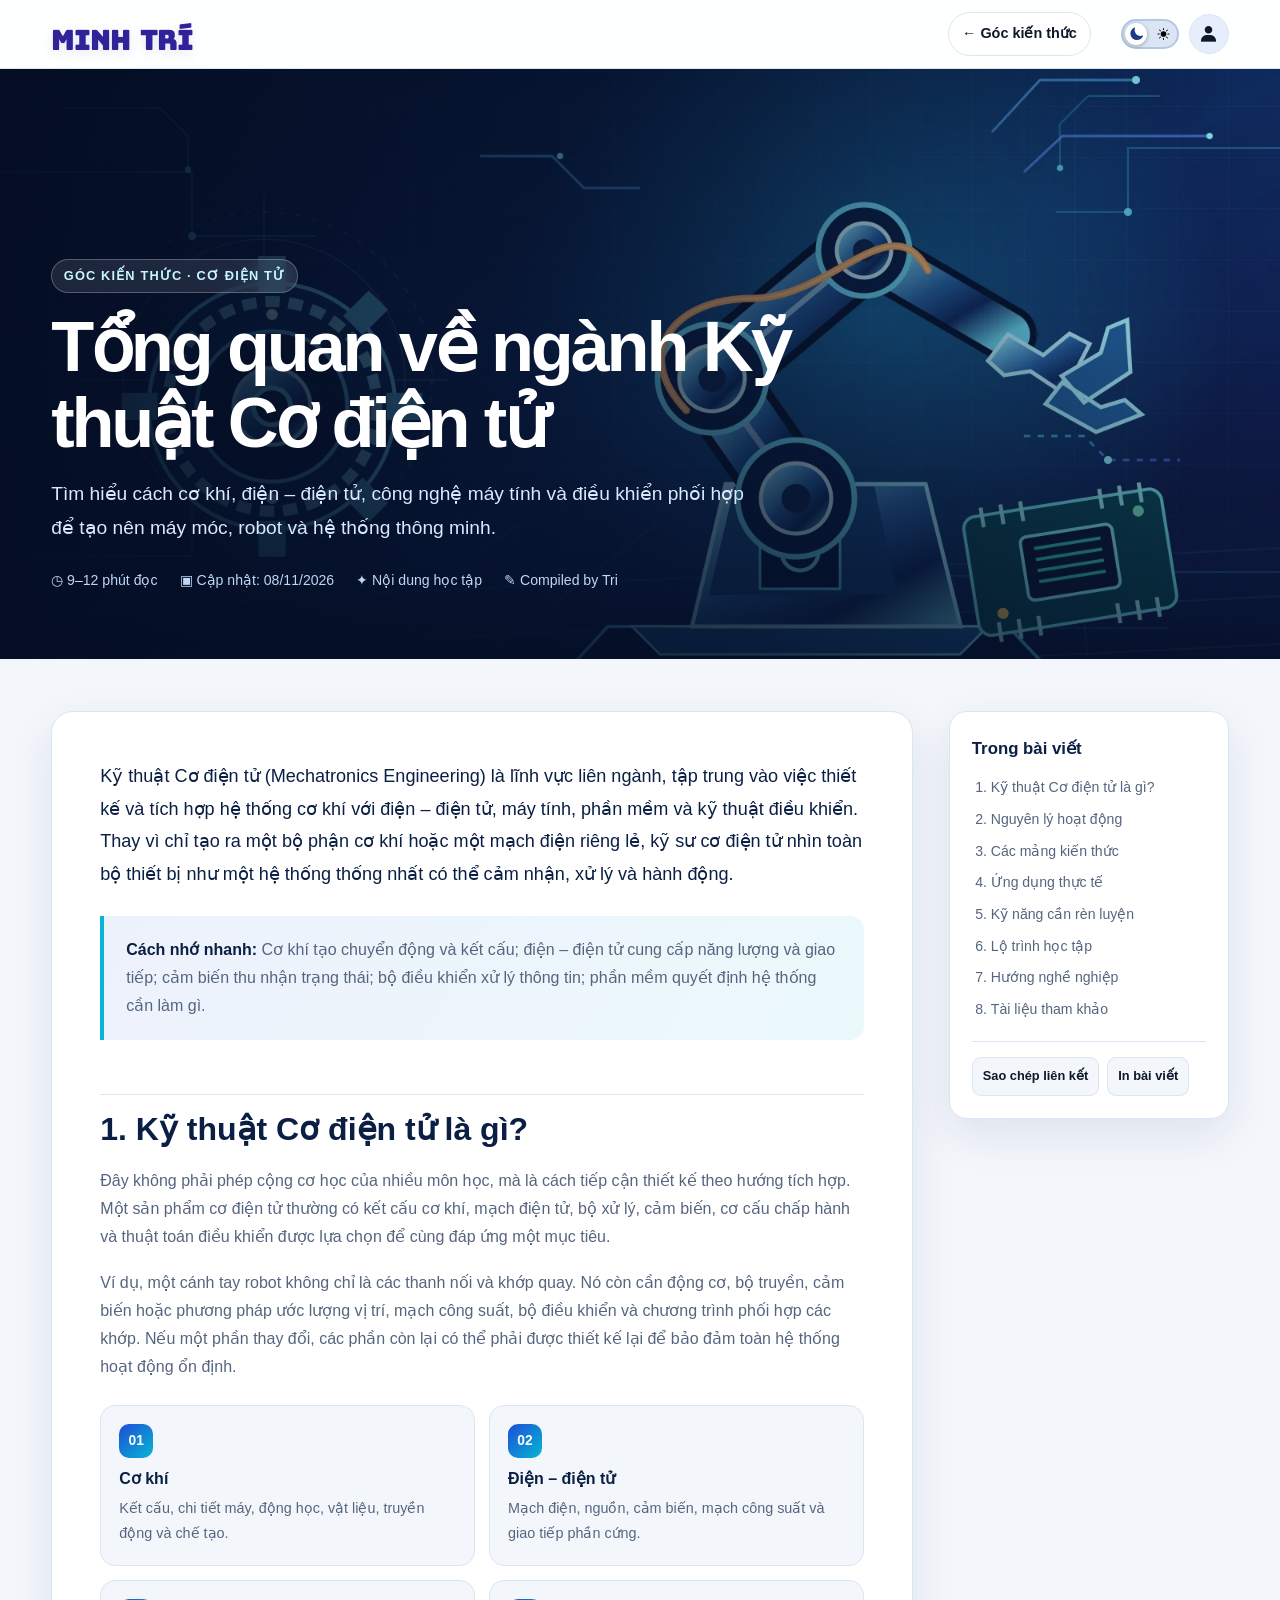
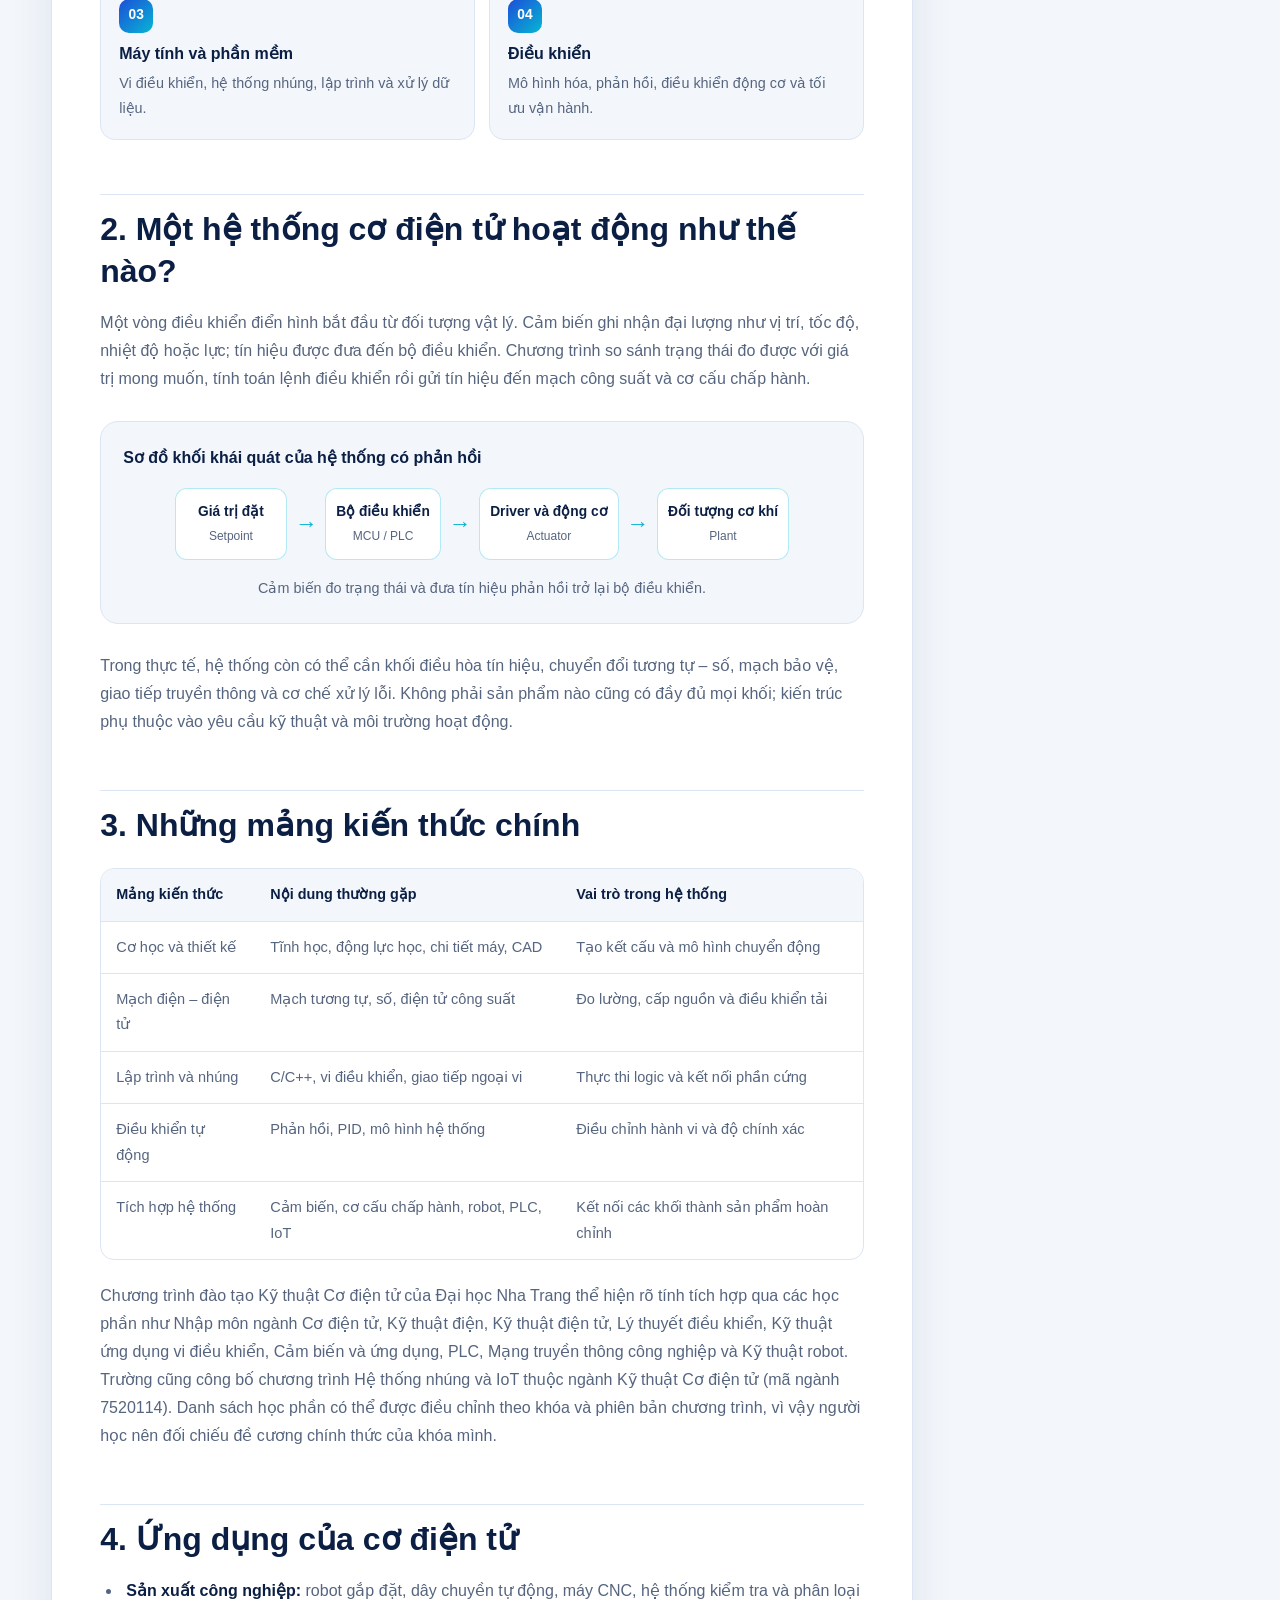
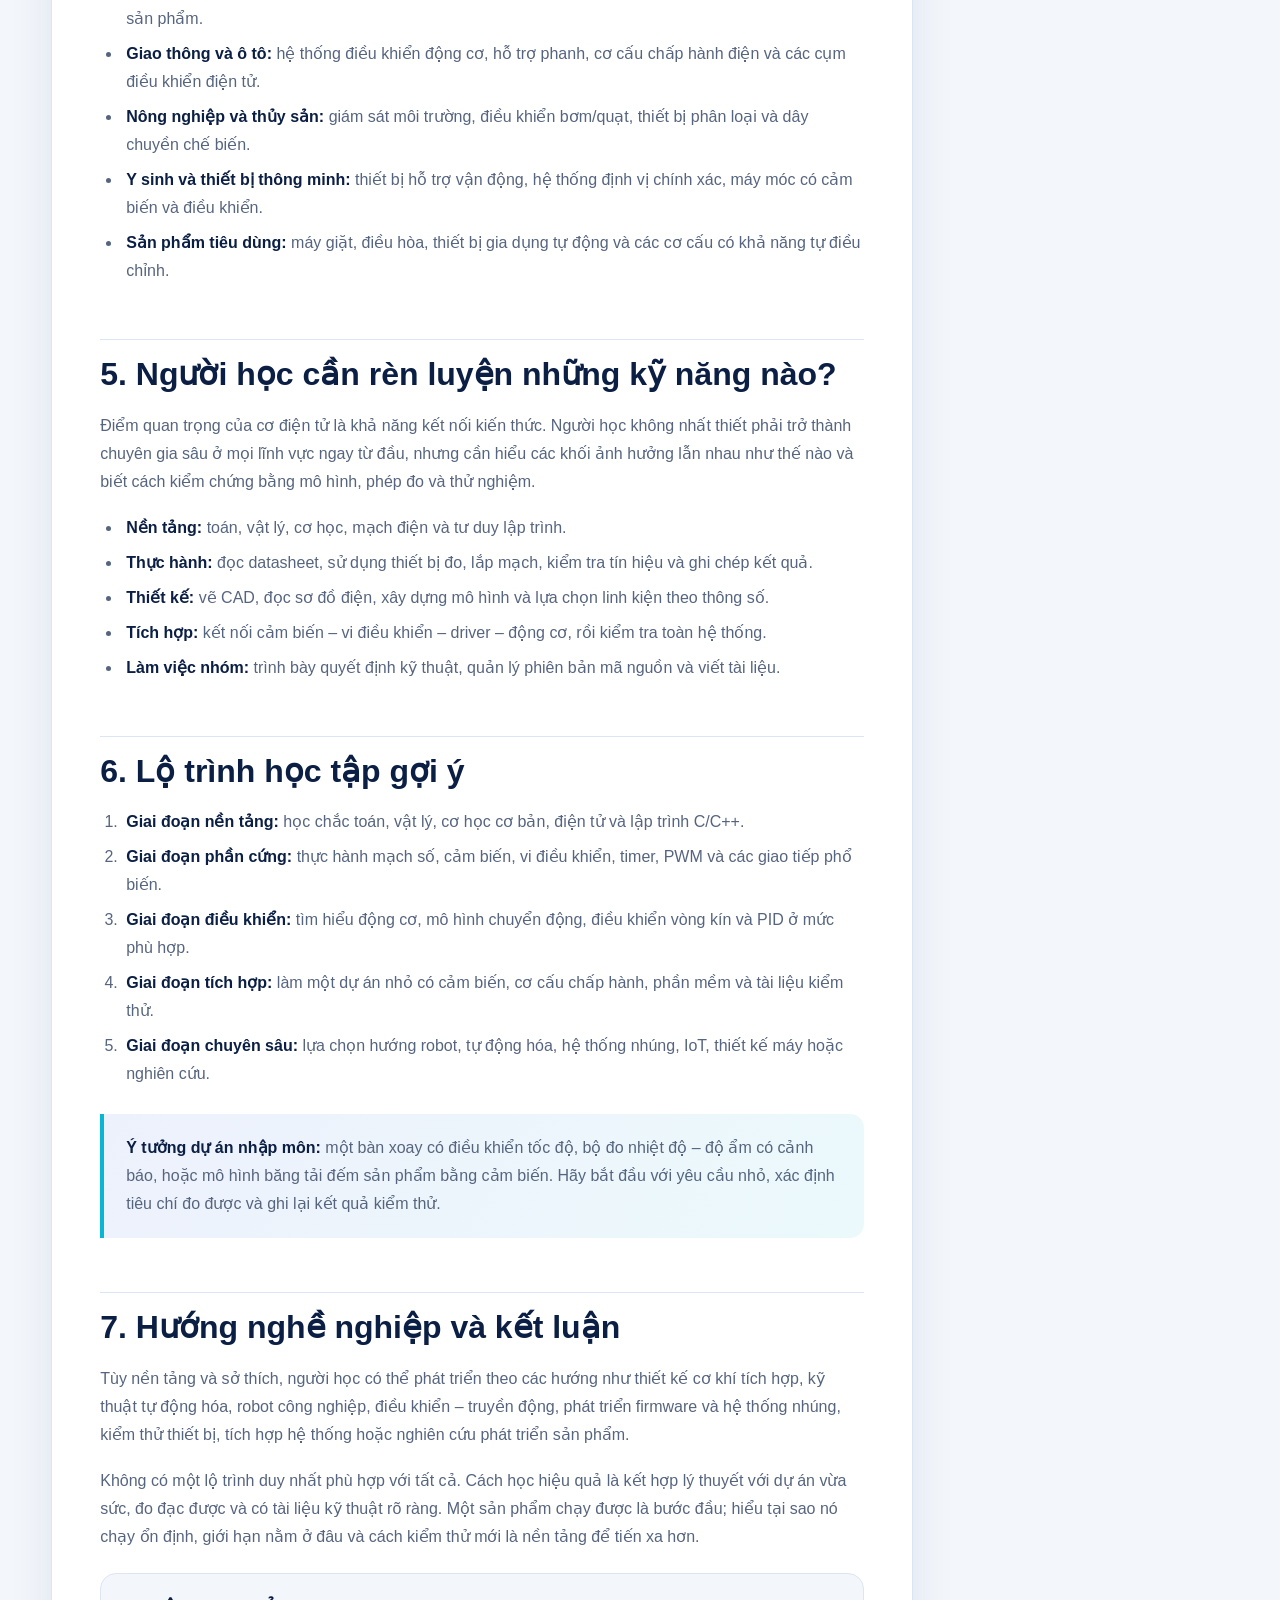
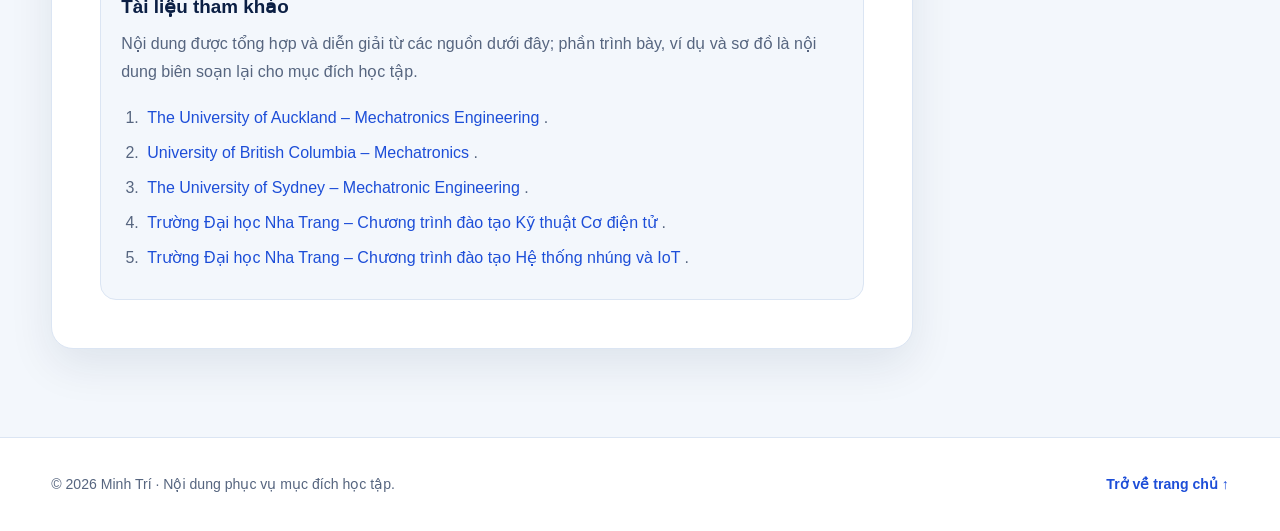
<file: articles/tong-quan-co-dien-tu.html>
<!DOCTYPE html>
<html lang="vi">
    <head>
        <meta charset="UTF-8">
        <meta name="viewport" content="width=device-width, initial-scale=1.0">
        <link rel="icon" type="image/png" href="/favicon1.png">
        <meta name="description" content="Tổng quan về Kỹ thuật Cơ điện tử: các lĩnh vực tích hợp, nguyên lý hoạt động, ứng dụng, kỹ năng và lộ trình học tập.">
        <meta name="theme-color" content="#0b1f44">
        <title>
            Tổng quan về ngành Kỹ thuật Cơ điện tử | Minh Trí
        </title>
 <style>

:root {
    color-scheme: light;
    --page-bg: #f3f7fc;
    --surface: #ffffff;
    --text: #0f172a;
    --muted: #56657f;
    --heading: #0b1f44;
    --line: #dbe5f3;
    --blue: #1d4ed8;
    --cyan: #06b6d4;
    --purple: #6d28d9;
    --shadow: 0 16px 45px rgba(11, 31, 68, 0.09);
}

html[data-theme="dark"] {
    color-scheme: dark;
    --page-bg: #0b1220;
    --surface: #121c31;
    --text: #e6edf7;
    --muted: #9fb0cc;
    --heading: #e6edf7;
    --line: #25344f;
    --shadow: 0 16px 45px rgba(0, 0, 0, 0.22);
}

* {
    box-sizing: border-box;
    margin: 0;
    padding: 0;
}

html {
    scroll-behavior: smooth;
    scroll-padding-top: 96px;
}

body {
    min-width: 320px;
    overflow-x: hidden;
    background: var(--page-bg);
    color: var(--text);
    font-family: "Segoe UI", Roboto, Arial, sans-serif;
    line-height: 1.75;
}

a {
    color: inherit;
    text-decoration: none;
}

button {
    font: inherit;
}

:focus-visible {
    outline: 3px solid var(--cyan);
    outline-offset: 3px;
}

.progress-track {
    position: fixed;
    z-index: 100;
    inset: 0 0 auto;
    height: 4px;
    background: transparent;
}

.progress-bar {
    width: 0;
    height: 100%;
    background: linear-gradient(90deg, var(--blue), var(--cyan), #a78bfa);
    transition: width 0.08s linear;
}

.site-header {
    position: sticky;
    z-index: 50;
    top: 0;
    border-bottom: 1px solid var(--line);
    background: color-mix(in srgb, var(--surface) 90%, transparent);
    backdrop-filter: blur(16px);
}

.header-inner {
    display: flex;
    align-items: center;
    justify-content: space-between;
    gap: 18px;
    width: min(1180px, 92%);
    min-height: 68px;
    margin: 0 auto;
}

.brand {
    font-family: "Arial Black", "Segoe UI", sans-serif;
    font-size: 1.32rem;
    font-weight: 900;
    letter-spacing: -0.055em;
    white-space: nowrap;
}

.brand span:first-child {
    color: var(--heading);
}

.brand span:last-child {
    color: var(--blue);
}

.brand span:first-child {
    margin-right: 0.2em;
}

.header-actions {
    display: flex;
    align-items: center;
    gap: 10px;
}

.header-link,
.icon-button {
    display: inline-flex;
    align-items: center;
    justify-content: center;
    min-height: 40px;
    padding: 8px 13px;
    border: 1px solid var(--line);
    border-radius: 999px;
    background: var(--surface);
    color: var(--text);
    font-size: 0.9rem;
    font-weight: 650;
    cursor: pointer;
    transition: transform 0.2s ease, border-color 0.2s ease, background 0.2s ease;
}

.header-link:hover,
.icon-button:hover {
    transform: translateY(-2px);
    border-color: var(--cyan);
}

.article-hero {
    position: relative;
    isolation: isolate;
    display: flex;
    align-items: flex-end;
    min-height: clamp(360px, 48vw, 590px);
    overflow: hidden;
    background: #07152f;
}

.article-hero::after {
    position: absolute;
    z-index: -1;
    inset: 0;
    background: linear-gradient(90deg, rgba(4, 13, 35, 0.95), rgba(4, 13, 35, 0.54) 58%, rgba(4, 13, 35, 0.08)), linear-gradient(0deg, rgba(4, 13, 35, 0.62), transparent 55%);
    content: "";
}

.article-hero img {
    position: absolute;
    z-index: -2;
    inset: 0;
    width: 100%;
    height: 100%;
    object-fit: cover;
}

.hero-content {
    width: min(1180px, 92%);
    margin: 0 auto;
    padding: 72px 0 66px;
    color: #fff;
}

.eyebrow {
    display: inline-flex;
    align-items: center;
    gap: 8px;
    margin-bottom: 16px;
    padding: 5px 12px;
    border: 1px solid rgba(255, 255, 255, 0.25);
    border-radius: 999px;
    background: rgba(255, 255, 255, 0.1);
    color: #c7f7ff;
    font-size: 0.8rem;
    font-weight: 700;
    letter-spacing: 0.09em;
    text-transform: uppercase;
    backdrop-filter: blur(10px);
}

.hero-content h1 {
    max-width: 850px;
    margin-bottom: 16px;
    font-size: clamp(2.3rem, 5.5vw, 4.6rem);
    line-height: 1.08;
    letter-spacing: -0.045em;
}

.hero-summary {
    max-width: 720px;
    color: #d9e9ff;
    font-size: clamp(1rem, 1.8vw, 1.2rem);
}

.hero-meta {
    display: flex;
    flex-wrap: wrap;
    gap: 10px 22px;
    margin-top: 24px;
    color: #c1d6f5;
    font-size: 0.88rem;
}

.hero-meta span {
    display: inline-flex;
    align-items: center;
    gap: 7px;
}

.article-layout {
    display: grid;
    grid-template-columns: minmax(0, 1fr) 280px;
    gap: 36px;
    width: min(1180px, 92%);
    margin: 52px auto 88px;
    align-items: start;
}

.article-content {
    min-width: 0;
    padding: clamp(22px, 4vw, 48px);
    border: 1px solid var(--line);
    border-radius: 22px;
    background: var(--surface);
    box-shadow: var(--shadow);
}

.article-content p {
    margin: 0 0 18px;
    color: var(--muted);
}

.article-content h2 {
    margin: 54px 0 16px;
    padding-top: 14px;
    border-top: 1px solid var(--line);
    color: var(--heading);
    font-size: clamp(1.55rem, 3vw, 2rem);
    line-height: 1.3;
    scroll-margin-top: 100px;
}

.article-content h3 {
    margin: 28px 0 10px;
    color: var(--heading);
    font-size: 1.18rem;
    line-height: 1.4;
}

.article-content ul,
.article-content ol {
    margin: 0 0 20px 22px;
    color: var(--muted);
}

.article-content li {
    margin: 7px 0;
    padding-left: 4px;
}

.article-content strong {
    color: var(--heading);
}

.lead-paragraph {
    color: var(--heading) !important;
    font-size: 1.13rem;
    line-height: 1.8;
}

.callout {
    margin: 26px 0;
    padding: 20px 22px;
    border-left: 4px solid var(--cyan);
    border-radius: 0 14px 14px 0;
    background: linear-gradient(120deg, rgba(29, 78, 216, 0.08), rgba(6, 182, 212, 0.08));
}

.callout p:last-child {
    margin-bottom: 0;
}

.key-grid {
    display: grid;
    grid-template-columns: repeat(2, minmax(0, 1fr));
    gap: 14px;
    margin: 24px 0;
}

.key-card {
    padding: 18px;
    border: 1px solid var(--line);
    border-radius: 15px;
    background: var(--page-bg);
}

.key-card .number {
    display: inline-grid;
    place-items: center;
    width: 34px;
    height: 34px;
    margin-bottom: 10px;
    border-radius: 10px;
    background: linear-gradient(135deg, var(--blue), var(--cyan));
    color: #fff;
    font-size: 0.86rem;
    font-weight: 800;
}

.key-card h3 {
    margin: 0 0 6px;
    font-size: 1rem;
}

.key-card p {
    margin: 0;
    font-size: 0.9rem;
}

.diagram {
    margin: 28px 0;
    padding: 22px;
    border: 1px solid var(--line);
    border-radius: 18px;
    background: var(--page-bg);
}

.diagram-title {
    margin-bottom: 16px;
    color: var(--heading);
    font-weight: 750;
}

.flow-row {
    display: flex;
    flex-wrap: wrap;
    align-items: center;
    justify-content: center;
    gap: 8px;
}

.flow-node {
    display: grid;
    place-items: center;
    min-width: 112px;
    min-height: 72px;
    padding: 10px;
    border: 1px solid rgba(6, 182, 212, 0.3);
    border-radius: 12px;
    background: var(--surface);
    color: var(--heading);
    text-align: center;
    font-size: 0.86rem;
    font-weight: 700;
}

.flow-node small {
    display: block;
    color: var(--muted);
    font-size: 0.75rem;
    font-weight: 500;
}

.flow-arrow {
    color: var(--cyan);
    font-size: 1.4rem;
    font-weight: 800;
}

.table-wrap {
    overflow-x: auto;
    margin: 22px 0;
    border: 1px solid var(--line);
    border-radius: 14px;
}

table {
    width: 100%;
    border-collapse: collapse;
    min-width: 520px;
}

th,
td {
    padding: 13px 15px;
    border-bottom: 1px solid var(--line);
    text-align: left;
    vertical-align: top;
}

th {
    background: var(--page-bg);
    color: var(--heading);
    font-size: 0.9rem;
}

td {
    color: var(--muted);
    font-size: 0.91rem;
}

tr:last-child td {
    border-bottom: 0;
}

.code-block {
    overflow-x: auto;
    margin: 20px 0;
    padding: 18px 20px;
    border: 1px solid rgba(100, 160, 255, 0.2);
    border-radius: 14px;
    background: #07152b;
    color: #d8f7ff;
    font: 0.91rem/1.7 Consolas, "Courier New", monospace;
    white-space: pre;
}

.toc {
    position: sticky;
    top: 94px;
    padding: 22px;
    border: 1px solid var(--line);
    border-radius: 18px;
    background: var(--surface);
    box-shadow: var(--shadow);
}

.toc h2 {
    margin-bottom: 12px;
    color: var(--heading);
    font-size: 1.05rem;
}

.toc ol {
    display: grid;
    gap: 7px;
    margin-left: 19px;
    color: var(--muted);
    font-size: 0.88rem;
}

.toc a:hover,
.references a:hover {
    color: var(--blue);
    text-decoration: underline;
    text-underline-offset: 3px;
}

.toc-tools {
    display: flex;
    flex-wrap: wrap;
    gap: 8px;
    margin-top: 20px;
    padding-top: 15px;
    border-top: 1px solid var(--line);
}

.small-action {
    padding: 7px 10px;
    border: 1px solid var(--line);
    border-radius: 9px;
    background: var(--page-bg);
    color: var(--text);
    font-size: 0.8rem;
    font-weight: 650;
    cursor: pointer;
}

.references {
    margin-top: 22px;
    padding: 20px;
    border: 1px solid var(--line);
    border-radius: 16px;
    background: var(--page-bg);
}

.references h3 {
    margin-top: 0;
}

.references ol {
    margin-bottom: 0;
}

.references a {
    overflow-wrap: anywhere;
    color: var(--blue);
}

.article-footer {
    padding: 34px 0;
    border-top: 1px solid var(--line);
    background: var(--surface);
}

.footer-inner {
    display: flex;
    flex-wrap: wrap;
    align-items: center;
    justify-content: space-between;
    gap: 15px;
    width: min(1180px, 92%);
    margin: 0 auto;
    color: var(--muted);
    font-size: 0.88rem;
}

.footer-inner a {
    color: var(--blue);
    font-weight: 700;
}

.back-top {
    position: fixed;
    right: 22px;
    bottom: 22px;
    z-index: 40;
    display: grid;
    place-items: center;
    width: 46px;
    height: 46px;
    border: 0;
    border-radius: 50%;
    background: linear-gradient(135deg, var(--blue), var(--cyan));
    color: #fff;
    font-size: 1.2rem;
    box-shadow: 0 8px 24px rgba(29, 78, 216, 0.27);
    cursor: pointer;
    opacity: 0;
    visibility: hidden;
    transform: translateY(12px);
    transition: opacity 0.25s ease, transform 0.25s ease, visibility 0.25s ease;
}

.back-top.is-visible {
    opacity: 1;
    visibility: visible;
    transform: translateY(0);
}

.reveal {
    opacity: 0;
    transform: translateY(18px);
    transition: opacity 0.65s ease, transform 0.65s ease;
}

.reveal.is-visible {
    opacity: 1;
    transform: none;
}

@media (max-width: 900px) {
    .article-layout {
        grid-template-columns: 1fr;
    }

    .toc {
        position: static;
        order: -1;
    }
}

@media (max-width: 620px) {
    .header-inner {
        min-height: 60px;
    }

    .header-link {
        padding: 7px 10px;
        font-size: 0.82rem;
    }

    .hero-content {
        padding: 55px 0 48px;
    }

    .article-layout {
        margin-top: 28px;
    }

    .article-content {
        padding: 21px 18px;
        border-radius: 16px;
    }

    .key-grid {
        grid-template-columns: 1fr;
    }

    .diagram {
        padding: 15px;
    }

    .flow-row {
        flex-direction: column;
    }

    .flow-arrow {
        transform: rotate(90deg);
    }

    .flow-node {
        width: 100%;
    }
}

@media (prefers-reduced-motion: reduce) {
    *,
    *::before,
    *::after {
        scroll-behavior: auto !important;
        animation-duration: 0.01ms !important;
        transition-duration: 0.01ms !important;
    }
}

 </style>
    <link href="https://unpkg.com/boxicons@2.1.4/css/boxicons.min.css" rel="stylesheet">
<link rel="stylesheet" href="/badges.css">
<link rel="stylesheet" href="/site-ui.css">
<link rel="stylesheet" href="/print.css" media="print">
<script src="/site-ui.js" defer></script>
    </head>
    <body>
        <div class="progress-track" aria-hidden="true">
            <div class="progress-bar" id="progressBar">
            </div>
        </div>
        <header class="site-header">
            <div class="header-inner">
                <a class="brand" href="../index.html" aria-label="Minh Trí – về trang chủ">
                    <span>
                        MINH
                    </span>
                    <span>
                        TRÍ
                    </span>
                </a>
                <div class="header-actions">
                    <a class="header-link" href="../index.html#articles">
                        ← Góc kiến thức
                    </a>
                    <button id="themeToggle" class="theme-switch" type="button" aria-label="Chuyển giao diện">
                            <!-- Icon Mặt trăng cố định bên trái -->
                        <svg class="track-icon moon-icon" xmlns="http://www.w3.org/2000/svg" viewBox="0 0 24 24" fill="currentColor"><path fill-rule="evenodd" d="M9.528 1.718a.75.75 0 01.162.819A8.97 8.97 0 009 6a9 9 0 009 9 8.97 8.97 0 003.463-.69.75.75 0 01.981.98 10.503 10.503 0 01-9.694 6.46c-5.799 0-10.5-4.701-10.5-10.5 0-4.368 2.667-8.112 6.46-9.694a.75.75 0 01.818.162z" clip-rule="evenodd" /></svg>
    
                            <!-- Icon Mặt trời cố định bên phải -->
                        <svg class="track-icon sun-icon" xmlns="http://www.w3.org/2000/svg" viewBox="0 0 24 24" fill="currentColor"><path d="M12 2.25a.75.75 0 01.75.75v2.25a.75.75 0 01-1.5 0V3a.75.75 0 01.75-.75zM7.5 12a4.5 4.5 0 119 0 4.5 4.5 0 01-9 0zM18.894 6.166a.75.75 0 00-1.06-1.06l-1.591 1.59a.75.75 0 101.06 1.061l1.591-1.59zM21.75 12a.75.75 0 01-.75.75h-2.25a.75.75 0 010-1.5H21a.75.75 0 01.75.75zM17.834 18.894a.75.75 0 001.06-1.06l-1.59-1.591a.75.75 0 10-1.061 1.06l1.59 1.591zM12 18a.75.75 0 01.75.75V21a.75.75 0 01-1.5 0v-2.25A.75.75 0 0112 18zM7.758 17.303a.75.75 0 00-1.061-1.06l-1.591 1.59a.75.75 0 001.06 1.061l1.591-1.59zM6 12a.75.75 0 01-.75.75H3a.75.75 0 010-1.5h2.25A.75.75 0 016 12zM6.697 7.757a.75.75 0 001.06-1.06l-1.5-1.591a.75.75 0 00-1.061 1.06l1.5 1.591z" /></svg>
    
                            <!-- Cục tròn trượt -->
                        <span class="switch-thumb"></span>
                    </button>
                </div>
            </div>
        </header>
        <section class="article-hero">
            <img src="images/mechatronics-overview.webp" alt="Cánh tay robot công nghiệp, bộ truyền cơ khí và mạch điều khiển trong một hệ thống cơ điện tử" width="1600" height="900" fetchpriority="high">
            <div class="hero-content">
                <span class="eyebrow">
                    Góc kiến thức · Cơ điện tử
                </span>
                <h1>
                    Tổng quan về ngành Kỹ thuật Cơ điện tử
                </h1>
                <p class="hero-summary">
                    Tìm hiểu cách cơ khí, điện – điện tử, công nghệ máy tính và điều khiển phối hợp để tạo nên máy móc, robot và hệ thống thông minh.
                </p>
                <div class="hero-meta">
                    <span>
                        ◷ 9–12 phút đọc
                    </span>
                    <span>
                        ▣ Cập nhật: 08/11/2026
                    </span>
                    <span>
                        ✦ Nội dung học tập
                    </span>
                    <span>
                        ✎ Compiled by Tri
                    </span>

                </div>
            </div>
        </section>
        <main class="article-layout">
            <article class="article-content">
                <p class="lead-paragraph">
                    Kỹ thuật Cơ điện tử (Mechatronics Engineering) là lĩnh vực liên ngành, tập trung vào việc thiết kế và tích hợp hệ thống cơ khí với điện – điện tử, máy tính, phần mềm và kỹ thuật điều khiển. Thay vì chỉ tạo ra một bộ phận cơ khí hoặc một mạch điện riêng lẻ, kỹ sư cơ điện tử nhìn toàn bộ thiết bị như một hệ thống thống nhất có thể cảm nhận, xử lý và hành động.
                </p>
                <div class="callout">
                    <p>
                        <strong>
                            Cách nhớ nhanh:
                        </strong>
                         Cơ khí tạo chuyển động và kết cấu; điện – điện tử cung cấp năng lượng và giao tiếp; cảm biến thu nhận trạng thái; bộ điều khiển xử lý thông tin; phần mềm quyết định hệ thống cần làm gì.
                    </p>
                </div>
                <h2 id="what">
                    1. Kỹ thuật Cơ điện tử là gì?
                </h2>
                <p>
                    Đây không phải phép cộng cơ học của nhiều môn học, mà là cách tiếp cận thiết kế theo hướng tích hợp. Một sản phẩm cơ điện tử thường có kết cấu cơ khí, mạch điện tử, bộ xử lý, cảm biến, cơ cấu chấp hành và thuật toán điều khiển được lựa chọn để cùng đáp ứng một mục tiêu.
                </p>
                <p>
                    Ví dụ, một cánh tay robot không chỉ là các thanh nối và khớp quay. Nó còn cần động cơ, bộ truyền, cảm biến hoặc phương pháp ước lượng vị trí, mạch công suất, bộ điều khiển và chương trình phối hợp các khớp. Nếu một phần thay đổi, các phần còn lại có thể phải được thiết kế lại để bảo đảm toàn hệ thống hoạt động ổn định.
                </p>
                <div class="key-grid">
                    <div class="key-card">
                        <span class="number">
                            01
                        </span>
                        <h3>
                            Cơ khí
                        </h3>
                        <p>
                            Kết cấu, chi tiết máy, động học, vật liệu, truyền động và chế tạo.
                        </p>
                    </div>
                    <div class="key-card">
                        <span class="number">
                            02
                        </span>
                        <h3>
                            Điện – điện tử
                        </h3>
                        <p>
                            Mạch điện, nguồn, cảm biến, mạch công suất và giao tiếp phần cứng.
                        </p>
                    </div>
                    <div class="key-card">
                        <span class="number">
                            03
                        </span>
                        <h3>
                            Máy tính và phần mềm
                        </h3>
                        <p>
                            Vi điều khiển, hệ thống nhúng, lập trình và xử lý dữ liệu.
                        </p>
                    </div>
                    <div class="key-card">
                        <span class="number">
                            04
                        </span>
                        <h3>
                            Điều khiển
                        </h3>
                        <p>
                            Mô hình hóa, phản hồi, điều khiển động cơ và tối ưu vận hành.
                        </p>
                    </div>
                </div>
                <h2 id="operation">
                    2. Một hệ thống cơ điện tử hoạt động như thế nào?
                </h2>
                <p>
                    Một vòng điều khiển điển hình bắt đầu từ đối tượng vật lý. Cảm biến ghi nhận đại lượng như vị trí, tốc độ, nhiệt độ hoặc lực; tín hiệu được đưa đến bộ điều khiển. Chương trình so sánh trạng thái đo được với giá trị mong muốn, tính toán lệnh điều khiển rồi gửi tín hiệu đến mạch công suất và cơ cấu chấp hành.
                </p>
                <div class="diagram">
                    <div class="diagram-title">
                        Sơ đồ khối khái quát của hệ thống có phản hồi
                    </div>
                    <div class="flow-row">
                        <div class="flow-node">
                            Giá trị đặt
                            <small>
                                Setpoint
                            </small>
                        </div>
                        <span class="flow-arrow">
                            →
                        </span>
                        <div class="flow-node">
                            Bộ điều khiển
                            <small>
                                MCU / PLC
                            </small>
                        </div>
                        <span class="flow-arrow">
                            →
                        </span>
                        <div class="flow-node">
                            Driver và động cơ
                            <small>
                                Actuator
                            </small>
                        </div>
                        <span class="flow-arrow">
                            →
                        </span>
                        <div class="flow-node">
                            Đối tượng cơ khí
                            <small>
                                Plant
                            </small>
                        </div>
                    </div>
                    <p style="margin:16px 0 0;text-align:center;font-size:.9rem;">
                        Cảm biến đo trạng thái và đưa tín hiệu phản hồi trở lại bộ điều khiển.
                    </p>
                </div>
                <p>
                    Trong thực tế, hệ thống còn có thể cần khối điều hòa tín hiệu, chuyển đổi tương tự – số, mạch bảo vệ, giao tiếp truyền thông và cơ chế xử lý lỗi. Không phải sản phẩm nào cũng có đầy đủ mọi khối; kiến trúc phụ thuộc vào yêu cầu kỹ thuật và môi trường hoạt động.
                </p>
                <h2 id="fields">
                    3. Những mảng kiến thức chính
                </h2>
                <div class="table-wrap">
                    <table>
                        <thead>
                            <tr>
                                <th>
                                    Mảng kiến thức
                                </th>
                                <th>
                                    Nội dung thường gặp
                                </th>
                                <th>
                                    Vai trò trong hệ thống
                                </th>
                            </tr>
                        </thead>
                        <tbody>
                            <tr>
                                <td>
                                    Cơ học và thiết kế
                                </td>
                                <td>
                                    Tĩnh học, động lực học, chi tiết máy, CAD
                                </td>
                                <td>
                                    Tạo kết cấu và mô hình chuyển động
                                </td>
                            </tr>
                            <tr>
                                <td>
                                    Mạch điện – điện tử
                                </td>
                                <td>
                                    Mạch tương tự, số, điện tử công suất
                                </td>
                                <td>
                                    Đo lường, cấp nguồn và điều khiển tải
                                </td>
                            </tr>
                            <tr>
                                <td>
                                    Lập trình và nhúng
                                </td>
                                <td>
                                    C/C++, vi điều khiển, giao tiếp ngoại vi
                                </td>
                                <td>
                                    Thực thi logic và kết nối phần cứng
                                </td>
                            </tr>
                            <tr>
                                <td>
                                    Điều khiển tự động
                                </td>
                                <td>
                                    Phản hồi, PID, mô hình hệ thống
                                </td>
                                <td>
                                    Điều chỉnh hành vi và độ chính xác
                                </td>
                            </tr>
                            <tr>
                                <td>
                                    Tích hợp hệ thống
                                </td>
                                <td>
                                    Cảm biến, cơ cấu chấp hành, robot, PLC, IoT
                                </td>
                                <td>
                                    Kết nối các khối thành sản phẩm hoàn chỉnh
                                </td>
                            </tr>
                        </tbody>
                    </table>
                </div>
                <p>
                    Chương trình đào tạo Kỹ thuật Cơ điện tử của Đại học Nha Trang thể hiện rõ tính tích hợp qua các học phần như Nhập môn ngành Cơ điện tử, Kỹ thuật điện, Kỹ thuật điện tử, Lý thuyết điều khiển, Kỹ thuật ứng dụng vi điều khiển, Cảm biến và ứng dụng, PLC, Mạng truyền thông công nghiệp và Kỹ thuật robot. Trường cũng công bố chương trình Hệ thống nhúng và IoT thuộc ngành Kỹ thuật Cơ điện tử (mã ngành 7520114). Danh sách học phần có thể được điều chỉnh theo khóa và phiên bản chương trình, vì vậy người học nên đối chiếu đề cương chính thức của khóa mình.
                </p>
                <h2 id="applications">
                    4. Ứng dụng của cơ điện tử
                </h2>
                <ul>
                    <li>
                        <strong>
                            Sản xuất công nghiệp:
                        </strong>
                         robot gắp đặt, dây chuyền tự động, máy CNC, hệ thống kiểm tra và phân loại sản phẩm.
                    </li>
                    <li>
                        <strong>
                            Giao thông và ô tô:
                        </strong>
                         hệ thống điều khiển động cơ, hỗ trợ phanh, cơ cấu chấp hành điện và các cụm điều khiển điện tử.
                    </li>
                    <li>
                        <strong>
                            Nông nghiệp và thủy sản:
                        </strong>
                         giám sát môi trường, điều khiển bơm/quạt, thiết bị phân loại và dây chuyền chế biến.
                    </li>
                    <li>
                        <strong>
                            Y sinh và thiết bị thông minh:
                        </strong>
                         thiết bị hỗ trợ vận động, hệ thống định vị chính xác, máy móc có cảm biến và điều khiển.
                    </li>
                    <li>
                        <strong>
                            Sản phẩm tiêu dùng:
                        </strong>
                         máy giặt, điều hòa, thiết bị gia dụng tự động và các cơ cấu có khả năng tự điều chỉnh.
                    </li>
                </ul>
                <h2 id="skills">
                    5. Người học cần rèn luyện những kỹ năng nào?
                </h2>
                <p>
                    Điểm quan trọng của cơ điện tử là khả năng kết nối kiến thức. Người học không nhất thiết phải trở thành chuyên gia sâu ở mọi lĩnh vực ngay từ đầu, nhưng cần hiểu các khối ảnh hưởng lẫn nhau như thế nào và biết cách kiểm chứng bằng mô hình, phép đo và thử nghiệm.
                </p>
                <ul>
                    <li>
                        <strong>
                            Nền tảng:
                        </strong>
                         toán, vật lý, cơ học, mạch điện và tư duy lập trình.
                    </li>
                    <li>
                        <strong>
                            Thực hành:
                        </strong>
                         đọc datasheet, sử dụng thiết bị đo, lắp mạch, kiểm tra tín hiệu và ghi chép kết quả.
                    </li>
                    <li>
                        <strong>
                            Thiết kế:
                        </strong>
                         vẽ CAD, đọc sơ đồ điện, xây dựng mô hình và lựa chọn linh kiện theo thông số.
                    </li>
                    <li>
                        <strong>
                            Tích hợp:
                        </strong>
                         kết nối cảm biến – vi điều khiển – driver – động cơ, rồi kiểm tra toàn hệ thống.
                    </li>
                    <li>
                        <strong>
                            Làm việc nhóm:
                        </strong>
                         trình bày quyết định kỹ thuật, quản lý phiên bản mã nguồn và viết tài liệu.
                    </li>
                </ul>
                <h2 id="roadmap">
                    6. Lộ trình học tập gợi ý
                </h2>
                <ol>
                    <li>
                        <strong>
                            Giai đoạn nền tảng:
                        </strong>
                         học chắc toán, vật lý, cơ học cơ bản, điện tử và lập trình C/C++.
                    </li>
                    <li>
                        <strong>
                            Giai đoạn phần cứng:
                        </strong>
                         thực hành mạch số, cảm biến, vi điều khiển, timer, PWM và các giao tiếp phổ biến.
                    </li>
                    <li>
                        <strong>
                            Giai đoạn điều khiển:
                        </strong>
                         tìm hiểu động cơ, mô hình chuyển động, điều khiển vòng kín và PID ở mức phù hợp.
                    </li>
                    <li>
                        <strong>
                            Giai đoạn tích hợp:
                        </strong>
                         làm một dự án nhỏ có cảm biến, cơ cấu chấp hành, phần mềm và tài liệu kiểm thử.
                    </li>
                    <li>
                        <strong>
                            Giai đoạn chuyên sâu:
                        </strong>
                         lựa chọn hướng robot, tự động hóa, hệ thống nhúng, IoT, thiết kế máy hoặc nghiên cứu.
                    </li>
                </ol>
                <div class="callout">
                    <p>
                        <strong>
                            Ý tưởng dự án nhập môn:
                        </strong>
                         một bàn xoay có điều khiển tốc độ, bộ đo nhiệt độ – độ ẩm có cảnh báo, hoặc mô hình băng tải đếm sản phẩm bằng cảm biến. Hãy bắt đầu với yêu cầu nhỏ, xác định tiêu chí đo được và ghi lại kết quả kiểm thử.
                    </p>
                </div>
                <h2 id="career">
                    7. Hướng nghề nghiệp và kết luận
                </h2>
                <p>
                    Tùy nền tảng và sở thích, người học có thể phát triển theo các hướng như thiết kế cơ khí tích hợp, kỹ thuật tự động hóa, robot công nghiệp, điều khiển – truyền động, phát triển firmware và hệ thống nhúng, kiểm thử thiết bị, tích hợp hệ thống hoặc nghiên cứu phát triển sản phẩm.
                </p>
                <p>
                    Không có một lộ trình duy nhất phù hợp với tất cả. Cách học hiệu quả là kết hợp lý thuyết với dự án vừa sức, đo đạc được và có tài liệu kỹ thuật rõ ràng. Một sản phẩm chạy được là bước đầu; hiểu tại sao nó chạy ổn định, giới hạn nằm ở đâu và cách kiểm thử mới là nền tảng để tiến xa hơn.
                </p>
                <section class="references" id="references">
                    <h3>
                        Tài liệu tham khảo
                    </h3>
                    <p>
                        Nội dung được tổng hợp và diễn giải từ các nguồn dưới đây; phần trình bày, ví dụ và sơ đồ là nội dung biên soạn lại cho mục đích học tập.
                    </p>
                    <ol>
                        <li>
                            <a href="https://www.auckland.ac.nz/en/study/study-options/find-a-study-option/mechatronics-engineering.html" target="_blank" rel="noopener">
                                The University of Auckland – Mechatronics Engineering
                            </a>
                            .
                        </li>
                        <li>
                            <a href="https://mech.ubc.ca/undergraduate/curriculum/program-options/mechatronics/" target="_blank" rel="noopener">
                                University of British Columbia – Mechatronics
                            </a>
                            .
                        </li>
                        <li>
                            <a href="https://www.sydney.edu.au/engineering/study/study-areas/mechatronic-engineering.html" target="_blank" rel="noopener">
                                The University of Sydney – Mechatronic Engineering
                            </a>
                            .
                        </li>
                        <li>
                            <a href="https://ctdt.ntu.edu.vn/chuongtrinhdt/56" target="_blank" rel="noopener">
                                Trường Đại học Nha Trang – Chương trình đào tạo Kỹ thuật Cơ điện tử
                            </a>
                            .
                        </li>
                        <li>
                            <a href="https://ctdt.ntu.edu.vn/chuongtrinhdt/214" target="_blank" rel="noopener">
                                Trường Đại học Nha Trang – Chương trình đào tạo Hệ thống nhúng và IoT
                            </a>
                            .
                        </li>
                    </ol>
                </section>
            </article>
            <aside class="toc">
                <h2>
                    Trong bài viết
                </h2>
                <ol>
                    <li>
                        <a href="#what">
                            Kỹ thuật Cơ điện tử là gì?
                        </a>
                    </li>
                    <li>
                        <a href="#operation">
                            Nguyên lý hoạt động
                        </a>
                    </li>
                    <li>
                        <a href="#fields">
                            Các mảng kiến thức
                        </a>
                    </li>
                    <li>
                        <a href="#applications">
                            Ứng dụng thực tế
                        </a>
                    </li>
                    <li>
                        <a href="#skills">
                            Kỹ năng cần rèn luyện
                        </a>
                    </li>
                    <li>
                        <a href="#roadmap">
                            Lộ trình học tập
                        </a>
                    </li>
                    <li>
                        <a href="#career">
                            Hướng nghề nghiệp
                        </a>
                    </li>
                    <li>
                        <a href="#references">
                            Tài liệu tham khảo
                        </a>
                    </li>
                </ol>
                <div class="toc-tools">
                    <button class="small-action" type="button" id="copyLink">
                        Sao chép liên kết
                    </button>
                    <button class="small-action" type="button" onclick="window.print()">
                        In bài viết
                    </button>
                </div>
            </aside>
        </main>
        <footer class="article-footer">
            <div class="footer-inner">
                <span>
                    © 2026 Minh Trí · Nội dung phục vụ mục đích học tập.
                </span>
                <a href="../index.html">
                    Trở về trang chủ ↑
                </a>
            </div>
        </footer>
        <button class="back-top" id="backTop" type="button" aria-label="Cuộn lên đầu trang">
            ↑
        </button>
        

<script>
(function () {
    "use strict";

    const root = document.documentElement;
    const themeButton = document.getElementById("themeToggle");
    const progressBar = document.getElementById("progressBar");
    const backTop = document.getElementById("backTop");
    const copyButton = document.getElementById("copyLink");
    const article = document.querySelector(".article-content");

    function applyTheme(theme) {
        root.dataset.theme = theme;
        themeButton.setAttribute("aria-pressed", String(theme === "dark"));
    }

    let savedTheme = "light";
    try {
        savedTheme = localStorage.getItem("theme") || "light";
    } catch (error) {
        savedTheme = "light";
    }
    applyTheme(savedTheme);

    themeButton.addEventListener("click", function () {
        const nextTheme = root.dataset.theme === "dark" ? "light" : "dark";
        applyTheme(nextTheme);
        try {
            localStorage.setItem("theme", nextTheme);
        } catch (error) {
            // Trang vẫn đổi giao diện dù trình duyệt không cho lưu lựa chọn.
        }
    });

    function updateProgress() {
        const scrollable = document.documentElement.scrollHeight - window.innerHeight;
        const progress = scrollable > 0 ? (window.scrollY / scrollable) * 100 : 0;
        progressBar.style.width = Math.min(100, Math.max(0, progress)) + "%";
        backTop.classList.toggle("is-visible", window.scrollY > 420);
    }

    window.addEventListener("scroll", updateProgress, { passive: true });
    window.addEventListener("resize", updateProgress);
    updateProgress();

    backTop.addEventListener("click", function () {
        window.scrollTo({ top: 0, behavior: "smooth" });
    });

    copyButton.addEventListener("click", async function () {
        const originalText = copyButton.textContent;
        try {
            await navigator.clipboard.writeText(window.location.href);
            copyButton.textContent = "Đã sao chép";
        } catch (error) {
            copyButton.textContent = "Không thể sao chép";
        }
        window.setTimeout(function () {
            copyButton.textContent = originalText;
        }, 1800);
    });

    const revealTargets = article.querySelectorAll("h2, .callout, .key-card, .diagram, .references");
    if ("IntersectionObserver" in window) {
        const revealObserver = new IntersectionObserver(function (entries, observer) {
            entries.forEach(function (entry) {
                if (entry.isIntersecting) {
                    entry.target.classList.add("is-visible");
                    observer.unobserve(entry.target);
                }
            });
        }, { threshold: 0.12 });

        revealTargets.forEach(function (element) {
            element.classList.add("reveal");
            revealObserver.observe(element);
        });
    }
})();
</script>

<script>
/* Mục lục: cuộn mượt tới mục mà không để lại #... trên thanh địa chỉ */
document.addEventListener("click", function (e) {
    const link = e.target.closest('a[href^="#"]');
    if (!link) return;
    const target = document.getElementById(link.getAttribute("href").slice(1));
    if (!target) return;
    e.preventDefault();
    target.scrollIntoView({ behavior: "smooth", block: "start" });
});

/* Bỏ ".html" trên thanh địa chỉ (chỉ khi đã đưa lên web) */
if (!["127.0.0.1", "localhost"].includes(location.hostname) && location.pathname.endsWith(".html")) {
    history.replaceState(null, "", location.pathname.replace(/\.html$/, "") + location.search);
}
</script>
    </body>
</html>
</file>
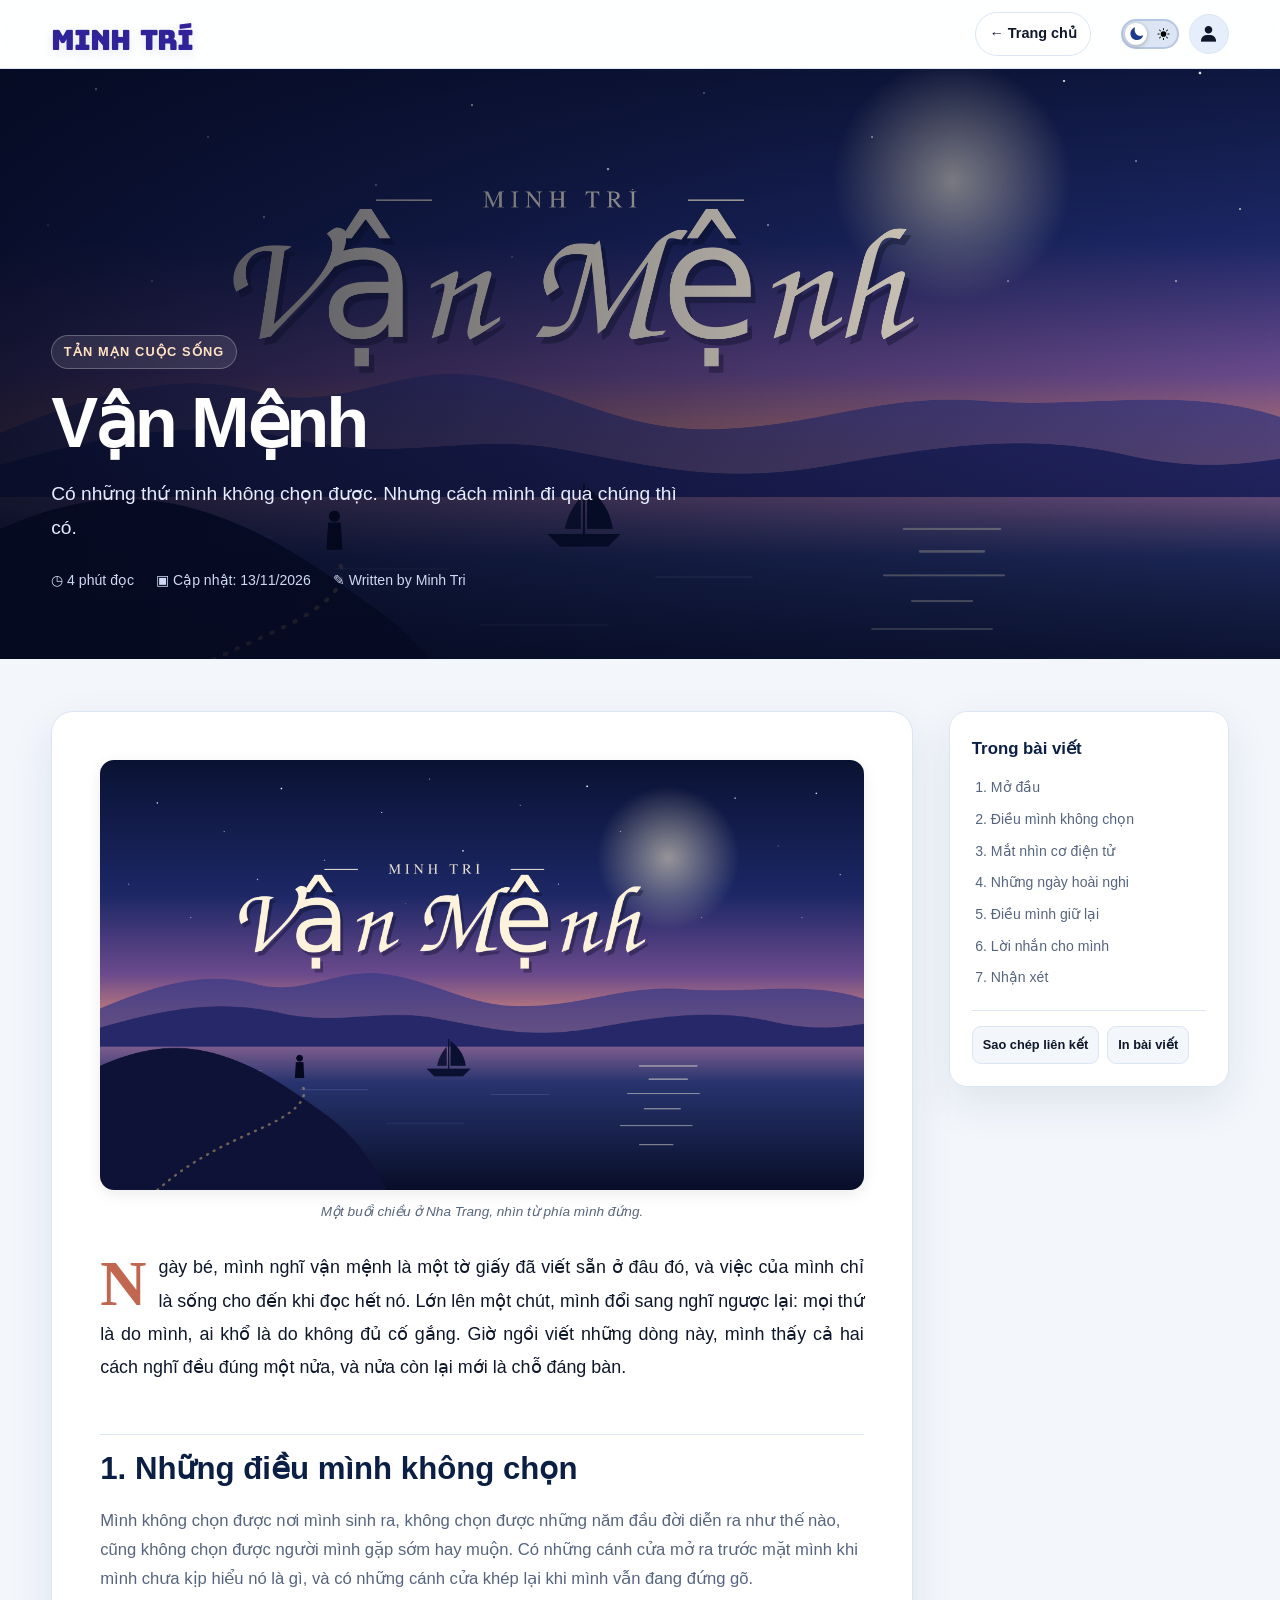
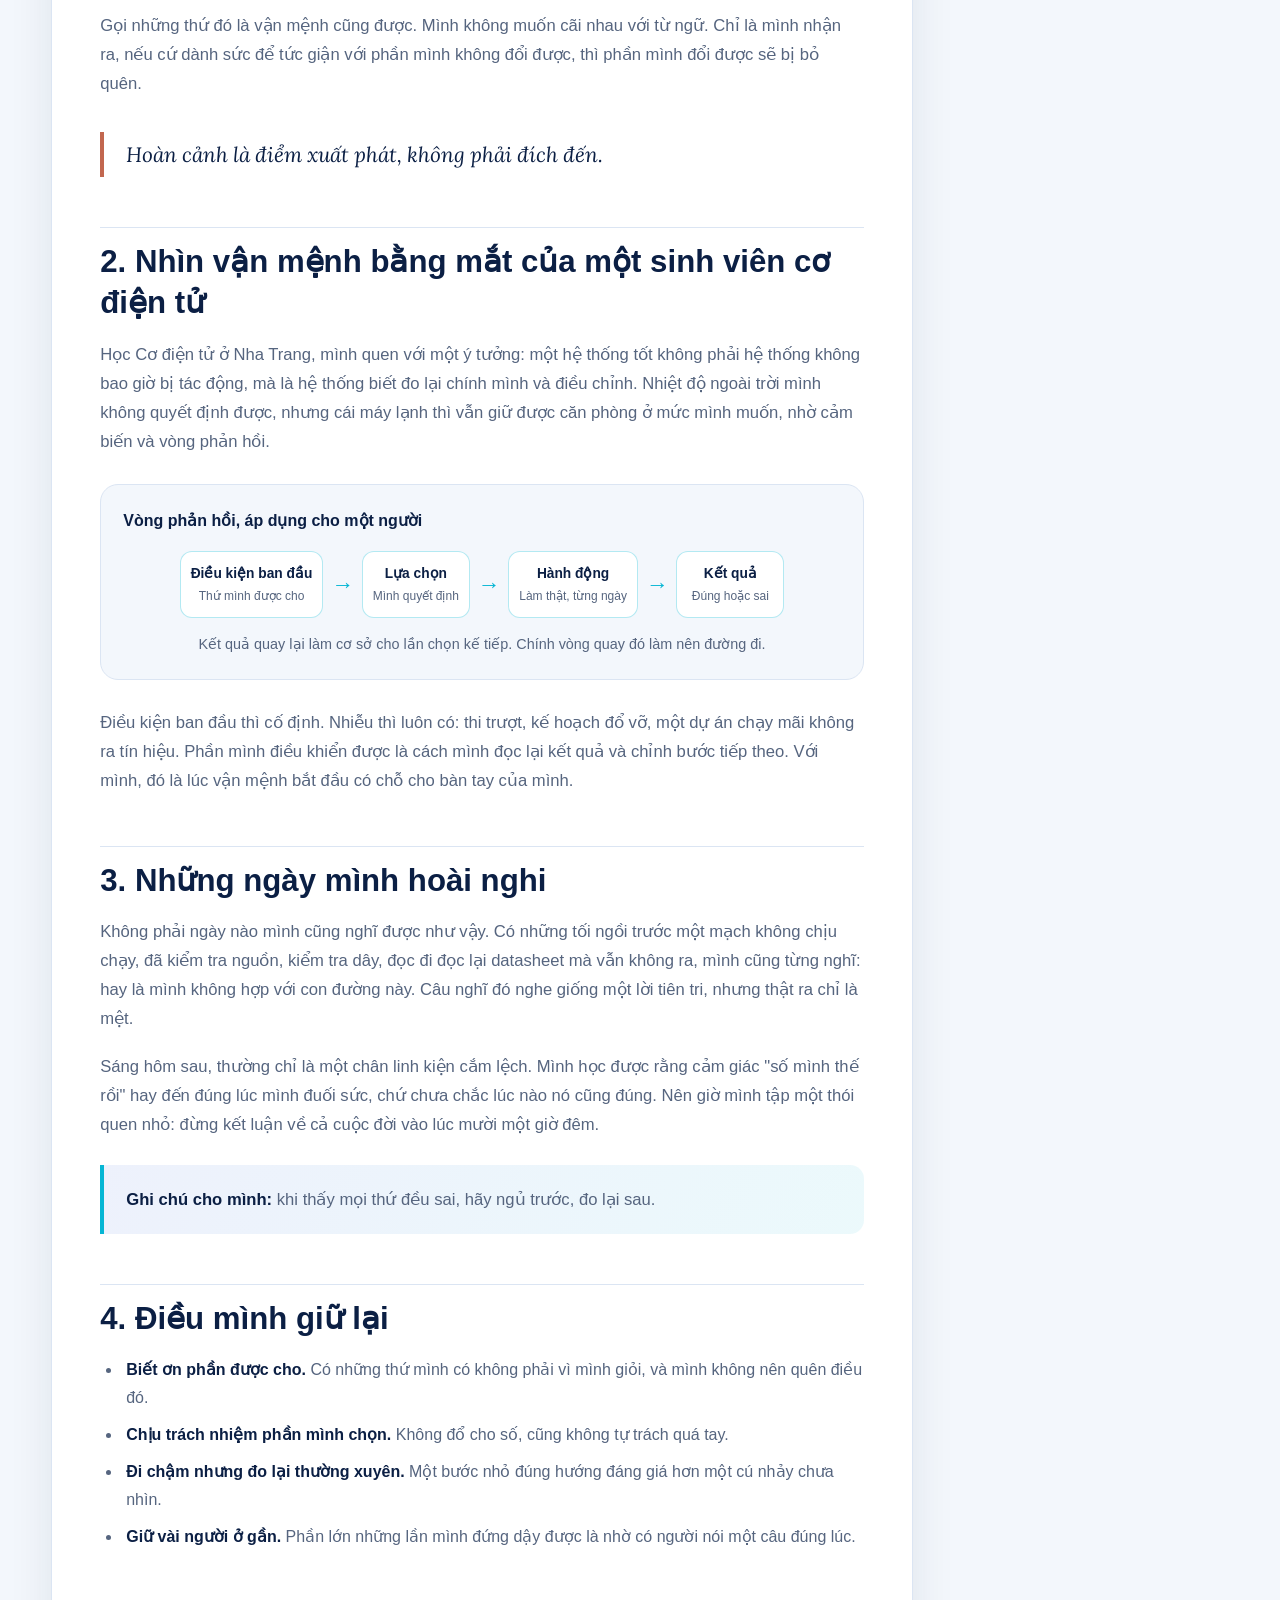
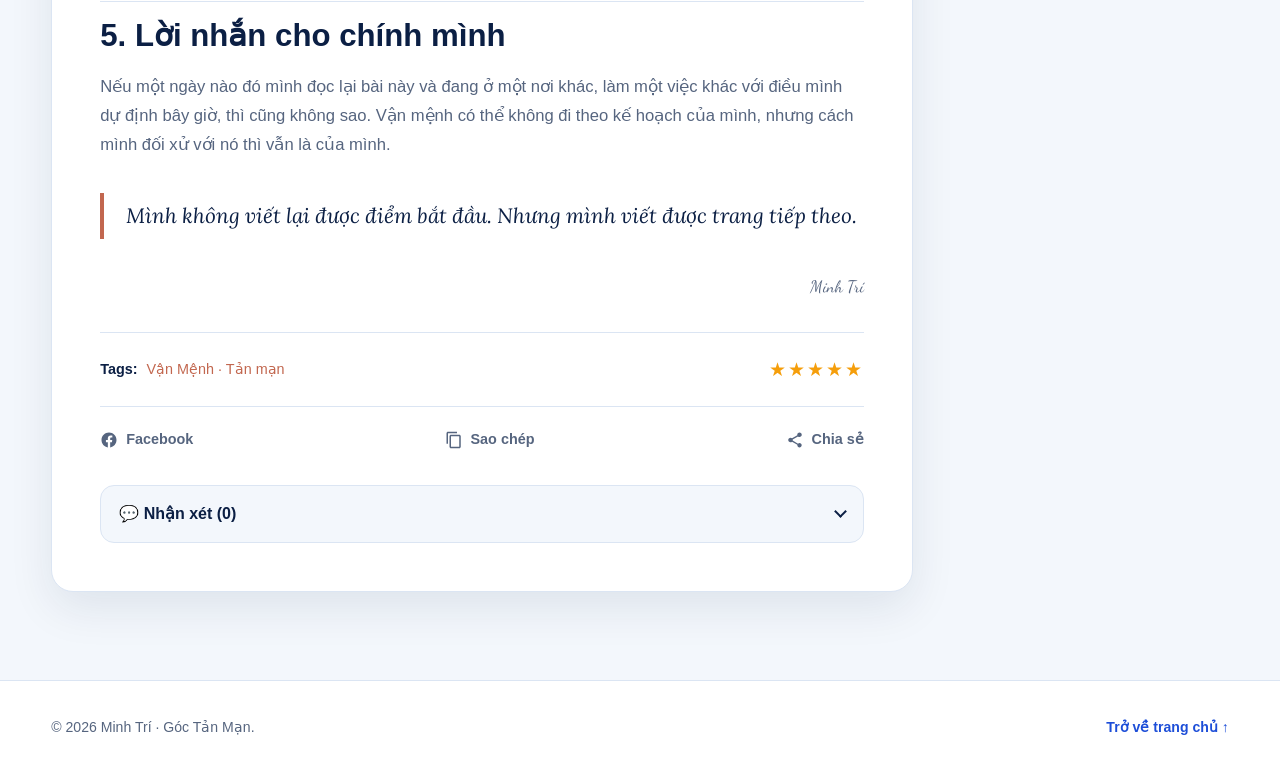
<file: p/van-menh.html>
<!DOCTYPE html>
<html lang="vi">
    <head>
        <meta charset="UTF-8">
        <meta name="viewport" content="width=device-width, initial-scale=1.0">
        <meta name="description" content="Vận mệnh qua cách nhìn của một sinh viên cơ điện tử: có những thứ mình không chọn được, nhưng cách mình đi qua chúng thì có.">
        <meta name="theme-color" content="#0b1f44">
        <title>
            Vận Mệnh | Minh Trí
        </title>
        <link rel="icon" type="image/png" href="/favicon1.png">
 <style>

:root {
    color-scheme: light;
    --page-bg: #f3f7fc;
    --surface: #ffffff;
    --text: #0f172a;
    --muted: #56657f;
    --heading: #0b1f44;
    --line: #dbe5f3;
    --blue: #1d4ed8;
    --cyan: #06b6d4;
    --accent: #c2674f;
    --star: #f59e0b;
    --shadow: 0 16px 45px rgba(11, 31, 68, 0.09);
}

html[data-theme="dark"] {
    color-scheme: dark;
    --page-bg: #0b1220;
    --surface: #121c31;
    --text: #e6edf7;
    --muted: #9fb0cc;
    --heading: #e6edf7;
    --line: #25344f;
    --accent: #e88f76;
    --shadow: 0 16px 45px rgba(0, 0, 0, 0.22);
}

* {
    box-sizing: border-box;
    margin: 0;
    padding: 0;
}

html {
    scroll-behavior: smooth;
    scroll-padding-top: 96px;
}

body {
    min-width: 320px;
    overflow-x: hidden;
    background: var(--page-bg);
    color: var(--text);
    font-family: "Segoe UI", Roboto, Arial, sans-serif;
    line-height: 1.75;
}

a {
    color: inherit;
    text-decoration: none;
}

button {
    font: inherit;
}

:focus-visible {
    outline: 3px solid var(--cyan);
    outline-offset: 3px;
}

.progress-track {
    position: fixed;
    z-index: 100;
    inset: 0 0 auto;
    height: 4px;
}

.progress-bar {
    width: 0;
    height: 100%;
    background: linear-gradient(90deg, var(--blue), var(--cyan), #a78bfa);
    transition: width 0.08s linear;
}

.site-header {
    position: sticky;
    z-index: 50;
    top: 0;
    border-bottom: 1px solid var(--line);
    background: color-mix(in srgb, var(--surface) 90%, transparent);
    backdrop-filter: blur(16px);
}

.header-inner {
    display: flex;
    align-items: center;
    justify-content: space-between;
    gap: 18px;
    width: min(1180px, 92%);
    min-height: 68px;
    margin: 0 auto;
}

.brand {
    font-family: "Arial Black", "Segoe UI", sans-serif;
    font-size: 1.32rem;
    font-weight: 900;
    letter-spacing: -0.055em;
    white-space: nowrap;
}

.brand span:first-child {
    margin-right: 0.2em;
    color: var(--heading);
}

.brand span:last-child {
    color: var(--blue);
}

.header-actions {
    display: flex;
    align-items: center;
    gap: 10px;
}

.header-link {
    display: inline-flex;
    align-items: center;
    justify-content: center;
    min-height: 40px;
    padding: 8px 13px;
    border: 1px solid var(--line);
    border-radius: 999px;
    background: var(--surface);
    color: var(--text);
    font-size: 0.9rem;
    font-weight: 650;
    transition: transform 0.2s ease, border-color 0.2s ease;
}

.header-link:hover {
    transform: translateY(-2px);
    border-color: var(--cyan);
}

/* ---------- Phần đầu bài ---------- */
.article-hero {
    position: relative;
    isolation: isolate;
    display: flex;
    align-items: flex-end;
    min-height: clamp(360px, 48vw, 590px);
    overflow: hidden;
    background: #0a1233;
}

.article-hero::after {
    position: absolute;
    z-index: -1;
    inset: 0;
    background: linear-gradient(90deg, rgba(4, 9, 30, 0.82), rgba(4, 9, 30, 0.3) 60%, rgba(4, 9, 30, 0)), linear-gradient(0deg, rgba(4, 9, 30, 0.5), transparent 50%);
    content: "";
}

.article-hero img {
    position: absolute;
    z-index: -2;
    inset: 0;
    width: 100%;
    height: 100%;
    object-fit: cover;
    object-position: center 40%;
}

.hero-content {
    width: min(1180px, 92%);
    margin: 0 auto;
    padding: 72px 0 66px;
    color: #fff;
}

.eyebrow {
    display: inline-flex;
    align-items: center;
    margin-bottom: 16px;
    padding: 5px 12px;
    border: 1px solid rgba(255, 255, 255, 0.25);
    border-radius: 999px;
    background: rgba(255, 255, 255, 0.1);
    color: #ffe3c2;
    font-size: 0.8rem;
    font-weight: 700;
    letter-spacing: 0.09em;
    text-transform: uppercase;
    backdrop-filter: blur(10px);
}

.hero-content h1 {
    max-width: 850px;
    margin-bottom: 16px;
    font-size: clamp(2.3rem, 5.5vw, 4.6rem);
    line-height: 1.08;
    letter-spacing: -0.045em;
}

.hero-summary {
    max-width: 640px;
    color: #e6ecff;
    font-size: clamp(1rem, 1.8vw, 1.2rem);
}

.hero-meta {
    display: flex;
    flex-wrap: wrap;
    gap: 10px 22px;
    margin-top: 24px;
    color: #cfd9f3;
    font-size: 0.88rem;
}

/* ---------- Bố cục ---------- */
.article-layout {
    display: grid;
    grid-template-columns: minmax(0, 1fr) 280px;
    gap: 36px;
    width: min(1180px, 92%);
    margin: 52px auto 88px;
    align-items: start;
}

.article-content {
    min-width: 0;
    padding: clamp(22px, 4vw, 48px);
    border: 1px solid var(--line);
    border-radius: 22px;
    background: var(--surface);
    box-shadow: var(--shadow);
}

.article-content p {
    margin: 0 0 18px;
    color: var(--muted);
    font-size: 1.04rem;
}

.article-content h2 {
    margin: 50px 0 16px;
    padding-top: 14px;
    border-top: 1px solid var(--line);
    color: var(--heading);
    font-size: clamp(1.5rem, 3vw, 1.95rem);
    line-height: 1.3;
    scroll-margin-top: 100px;
}

.article-content ul {
    margin: 0 0 20px 22px;
    color: var(--muted);
}

.article-content li {
    margin: 9px 0;
    padding-left: 4px;
}

.article-content strong {
    color: var(--heading);
}

.article-content .post-image {
    display: block;
    width: 100%;
    height: auto;
    border-radius: 14px;
    box-shadow: 0 4px 15px rgba(0, 0, 0, .08);
}

.figure-caption {
    margin: 10px 0 28px !important;
    font-size: .85rem !important;
    font-style: italic;
    text-align: center;
}

/* Đoạn mở đầu có chữ cái đầu in to */
.article-content .lead-paragraph {
    color: var(--text);
    font-size: 1.12rem;
    line-height: 1.85;
    text-align: justify;
}

.dropcap {
    float: left;
    padding-top: 6px;
    padding-right: 12px;
    color: var(--accent);
    font-family: Georgia, "Times New Roman", serif;
    font-size: 4rem;
    font-weight: 700;
    line-height: .85;
}

/* Câu trích */
.pull-quote {
    margin: 34px 0;
    padding: 6px 0 6px 22px;
    border-left: 4px solid var(--accent);
}

.article-content .pull-quote p {
    margin: 0;
    color: var(--heading);
    font-family: "Lora", "Times New Roman", Times, serif;
    font-size: 1.3rem;
    font-style: italic;
    line-height: 1.6;
}

/* Sơ đồ vòng phản hồi */
.diagram {
    margin: 28px 0;
    padding: 22px;
    border: 1px solid var(--line);
    border-radius: 18px;
    background: var(--page-bg);
}

.diagram-title {
    margin-bottom: 16px;
    color: var(--heading);
    font-weight: 750;
}

.flow-row {
    display: flex;
    flex-wrap: wrap;
    align-items: center;
    justify-content: center;
    gap: 8px;
}

.flow-node {
    display: grid;
    place-items: center;
    min-width: 108px;
    min-height: 64px;
    padding: 10px;
    border: 1px solid rgba(6, 182, 212, 0.3);
    border-radius: 12px;
    background: var(--surface);
    color: var(--heading);
    text-align: center;
    font-size: 0.86rem;
    font-weight: 700;
}

.flow-node small {
    display: block;
    color: var(--muted);
    font-size: 0.75rem;
    font-weight: 500;
}

.flow-arrow {
    color: var(--cyan);
    font-size: 1.4rem;
    font-weight: 800;
}

.article-content .diagram-note {
    margin: 14px 0 0;
    font-size: .9rem;
    text-align: center;
}

.callout {
    margin: 26px 0;
    padding: 20px 22px;
    border-left: 4px solid var(--cyan);
    border-radius: 0 14px 14px 0;
    background: linear-gradient(120deg, rgba(29, 78, 216, 0.08), rgba(6, 182, 212, 0.08));
}

.callout p:last-child {
    margin-bottom: 0;
}

.signature {
    margin-top: 34px;
    color: var(--accent);
    font-family: "Dancing Script", "Segoe Script", cursive;
    font-size: 2rem;
    text-align: right;
}

/* Thẻ và đánh giá */
.post-meta-footer {
    display: flex;
    flex-wrap: wrap;
    align-items: center;
    justify-content: space-between;
    gap: 15px;
    margin-top: 30px;
    padding-top: 20px;
    border-top: 1px solid var(--line);
    font-size: .9rem;
}

.post-tags {
    color: var(--heading);
    font-weight: 600;
}

.post-tags span {
    margin-left: 5px;
    color: var(--accent);
    font-weight: normal;
}

.stars {
    color: var(--star);
    font-size: 1.2rem;
    letter-spacing: 2px;
}

.post-social-actions {
    display: flex;
    flex-wrap: wrap;
    align-items: center;
    justify-content: space-between;
    gap: 10px;
    margin-top: 20px;
    padding-top: 20px;
    border-top: 1px solid var(--line);
}

.share-btn {
    display: inline-flex;
    align-items: center;
    gap: 8px;
    border: none;
    background: transparent;
    color: var(--muted);
    font-size: .9rem;
    font-weight: 650;
    cursor: pointer;
    transition: color .2s ease;
}

.share-btn:hover {
    color: var(--heading);
}

.share-btn svg {
    width: 18px;
    height: 18px;
    fill: currentColor;
}

/* ---------- Mục lục ---------- */
.toc {
    position: sticky;
    top: 94px;
    padding: 22px;
    border: 1px solid var(--line);
    border-radius: 18px;
    background: var(--surface);
    box-shadow: var(--shadow);
}

.toc h2 {
    margin-bottom: 12px;
    color: var(--heading);
    font-size: 1.05rem;
}

.toc ol {
    display: grid;
    gap: 7px;
    margin-left: 19px;
    color: var(--muted);
    font-size: 0.88rem;
}

.toc a:hover {
    color: var(--blue);
    text-decoration: underline;
    text-underline-offset: 3px;
}

.toc-tools {
    display: flex;
    flex-wrap: wrap;
    gap: 8px;
    margin-top: 20px;
    padding-top: 15px;
    border-top: 1px solid var(--line);
}

.small-action {
    padding: 7px 10px;
    border: 1px solid var(--line);
    border-radius: 9px;
    background: var(--page-bg);
    color: var(--text);
    font-size: 0.8rem;
    font-weight: 650;
    cursor: pointer;
}

.article-footer {
    padding: 34px 0;
    border-top: 1px solid var(--line);
    background: var(--surface);
}

.footer-inner {
    display: flex;
    flex-wrap: wrap;
    align-items: center;
    justify-content: space-between;
    gap: 15px;
    width: min(1180px, 92%);
    margin: 0 auto;
    color: var(--muted);
    font-size: 0.88rem;
}

.footer-inner a {
    color: var(--blue);
    font-weight: 700;
}

.back-top {
    position: fixed;
    right: 22px;
    bottom: 22px;
    z-index: 40;
    display: grid;
    place-items: center;
    width: 46px;
    height: 46px;
    border: 0;
    border-radius: 50%;
    background: linear-gradient(135deg, var(--blue), var(--cyan));
    color: #fff;
    font-size: 1.2rem;
    box-shadow: 0 8px 24px rgba(29, 78, 216, 0.27);
    cursor: pointer;
    opacity: 0;
    visibility: hidden;
    transform: translateY(12px);
    transition: opacity 0.25s ease, transform 0.25s ease, visibility 0.25s ease;
}

.back-top.is-visible {
    opacity: 1;
    visibility: visible;
    transform: translateY(0);
}

.reveal {
    opacity: 0;
    transform: translateY(18px);
    transition: opacity 0.65s ease, transform 0.65s ease;
}

.reveal.is-visible {
    opacity: 1;
    transform: none;
}

/* ---------- Nhận xét ---------- */
.comments {
    margin-top: 32px;
}

.cm-toggle {
    display: flex;
    align-items: center;
    justify-content: space-between;
    gap: 12px;
    width: 100%;
    padding: 14px 18px;
    border: 1px solid var(--line);
    border-radius: 14px;
    background: var(--page-bg);
    color: var(--heading);
    font-size: 1rem;
    font-weight: 700;
    cursor: pointer;
    transition: border-color .2s ease, box-shadow .2s ease;
}

.cm-toggle:hover,
.cm-toggle[aria-expanded="true"] {
    border-color: var(--cyan);
    box-shadow: 0 0 0 3px rgba(6, 182, 212, .15);
}

.cm-chevron {
    width: 9px;
    height: 9px;
    margin-top: -4px;
    border-right: 2px solid currentColor;
    border-bottom: 2px solid currentColor;
    transform: rotate(45deg);
    transition: transform .3s ease, margin .3s ease;
}

.cm-toggle[aria-expanded="true"] .cm-chevron {
    margin-top: 4px;
    transform: rotate(-135deg);
}

.cm-panel {
    display: grid;
    grid-template-rows: 0fr;
    transition: grid-template-rows .35s ease;
}

.cm-panel.open {
    grid-template-rows: 1fr;
}

.cm-panel-inner {
    min-height: 0;
    overflow: hidden;
    visibility: hidden;
    transition: visibility .35s ease;
}

.cm-panel.open .cm-panel-inner {
    visibility: visible;
}

.cm-form {
    display: grid;
    gap: 12px;
    padding: 18px 4px 6px;
}

.cm-row {
    display: flex;
    align-items: center;
    gap: 12px;
}

.cm-row label {
    flex: 0 0 auto;
    color: var(--heading);
    font-size: .95rem;
    font-weight: 650;
}

.cm-form input,
.cm-form textarea {
    width: 100%;
    padding: 10px 14px;
    border: 1px solid var(--line);
    border-radius: 12px;
    background: var(--page-bg);
    color: var(--text);
    font: inherit;
    font-size: .95rem;
}

.cm-form textarea {
    min-height: 78px;
    resize: vertical;
}

.cm-form input:focus,
.cm-form textarea:focus {
    border-color: var(--cyan);
    outline: none;
    box-shadow: 0 0 0 3px rgba(6, 182, 212, .18);
}

.cm-row-msg {
    align-items: flex-end;
}

.cm-submit {
    flex: 0 0 auto;
    padding: 11px 26px;
    border: 0;
    border-radius: 12px;
    background: linear-gradient(135deg, var(--blue), var(--cyan));
    color: #ffffff;
    font-weight: 700;
    cursor: pointer;
}

.cm-submit:disabled {
    opacity: .6;
    cursor: wait;
}

.cm-status {
    min-height: 1.4em;
    margin: 0 !important;
    font-size: .88rem !important;
}

.cm-status.ok {
    color: #16a34a !important;
}

.cm-status.err {
    color: #dc2626 !important;
}

.cm-list {
    display: grid;
    gap: 12px;
    margin: 8px 0 4px !important;
    padding: 0 4px 6px;
    list-style: none;
}

.cm-item {
    display: flex;
    gap: 12px;
    margin: 0 !important;
    padding: 14px 16px;
    border: 1px solid var(--line);
    border-radius: 14px;
    background: var(--page-bg);
}

.cm-avatar {
    flex: 0 0 auto;
    display: grid;
    place-items: center;
    width: 38px;
    height: 38px;
    border-radius: 50%;
    background: linear-gradient(135deg, var(--blue), var(--cyan));
    color: #ffffff;
    font-weight: 800;
}

.cm-body {
    min-width: 0;
}

.cm-name {
    color: var(--heading);
    font-weight: 700;
}

.cm-time {
    margin-left: 8px;
    color: var(--muted);
    font-size: .8rem;
}

.article-content .cm-text {
    margin: 4px 0 0;
    color: var(--text);
    font-size: 1rem;
    overflow-wrap: anywhere;
    white-space: pre-wrap;
}

.cm-empty {
    padding: 8px 4px;
    color: var(--muted);
    font-size: .92rem;
    text-align: center;
    list-style: none;
}

@media (max-width: 900px) {
    .article-layout {
        grid-template-columns: 1fr;
    }

    .toc {
        position: static;
        order: -1;
    }
}

@media (max-width: 620px) {
    .header-inner {
        min-height: 60px;
    }

    .header-link {
        padding: 7px 10px;
        font-size: 0.82rem;
    }

    .hero-content {
        padding: 55px 0 48px;
    }

    .article-layout {
        margin-top: 28px;
    }

    .article-content {
        padding: 21px 18px;
        border-radius: 16px;
    }

    .diagram {
        padding: 15px;
    }

    .flow-row {
        flex-direction: column;
    }

    .flow-arrow {
        transform: rotate(90deg);
    }

    .flow-node {
        width: 100%;
    }

    .post-social-actions {
        flex-direction: column;
        align-items: stretch;
    }

    .share-btn {
        justify-content: center;
        padding: 8px;
        border: 1px solid var(--line);
        border-radius: 8px;
    }

    .cm-row {
        flex-direction: column;
        align-items: stretch;
        gap: 6px;
    }

    .cm-submit {
        width: 100%;
    }
}

@media (prefers-reduced-motion: reduce) {
    *,
    *::before,
    *::after {
        scroll-behavior: auto !important;
        animation-duration: 0.01ms !important;
        transition-duration: 0.01ms !important;
    }
}

.cm-who { margin: 0 0 8px; font-weight: 650; }
.cm-login { margin: 0 0 14px; padding: 12px 14px; border-radius: 10px; background: rgba(37,99,235,.08); }
.cm-login a { text-decoration: underline; font-weight: 700; }
.cm-form[hidden],
.cm-login[hidden] {
    display: none;
}

 </style>
<link rel="preconnect" href="https://fonts.googleapis.com">
<link rel="preconnect" href="https://fonts.gstatic.com" crossorigin>
<link href="https://fonts.googleapis.com/css2?family=Lora:ital,wght@1,500&family=Dancing+Script:wght@600&display=swap" rel="stylesheet">
<link href="https://unpkg.com/boxicons@2.1.4/css/boxicons.min.css" rel="stylesheet">
<link rel="stylesheet" href="/badges.css">
<link rel="stylesheet" href="/site-ui.css">
<link rel="stylesheet" href="/print.css" media="print">
<script src="/site-ui.js" defer></script>
    </head>
    <body>
        <div class="progress-track" aria-hidden="true">
            <div class="progress-bar" id="progressBar"></div>
        </div>
        <header class="site-header">
            <div class="header-inner">
                <a class="brand" href="../index.html" aria-label="Minh Trí – về trang chủ">
                    <span>MINH</span>
                    <span>TRÍ</span>
                </a>
                <div class="header-actions">
                    <a class="header-link" href="../index.html">← Trang chủ</a>
<button id="themeToggle" class="theme-switch" type="button" aria-label="Chuyển giao diện">
    <svg class="track-icon moon-icon" xmlns="http://www.w3.org/2000/svg" viewBox="0 0 24 24" fill="currentColor"><path fill-rule="evenodd" d="M9.528 1.718a.75.75 0 01.162.819A8.97 8.97 0 009 6a9 9 0 009 9 8.97 8.97 0 003.463-.69.75.75 0 01.981.98 10.503 10.503 0 01-9.694 6.46c-5.799 0-10.5-4.701-10.5-10.5 0-4.368 2.667-8.112 6.46-9.694a.75.75 0 01.818.162z" clip-rule="evenodd" /></svg>
    <svg class="track-icon sun-icon" xmlns="http://www.w3.org/2000/svg" viewBox="0 0 24 24" fill="currentColor"><path d="M12 2.25a.75.75 0 01.75.75v2.25a.75.75 0 01-1.5 0V3a.75.75 0 01.75-.75zM7.5 12a4.5 4.5 0 119 0 4.5 4.5 0 01-9 0zM18.894 6.166a.75.75 0 00-1.06-1.06l-1.591 1.59a.75.75 0 101.06 1.061l1.591-1.59zM21.75 12a.75.75 0 01-.75.75h-2.25a.75.75 0 010-1.5H21a.75.75 0 01.75.75zM17.834 18.894a.75.75 0 001.06-1.06l-1.59-1.591a.75.75 0 10-1.061 1.06l1.59 1.591zM12 18a.75.75 0 01.75.75V21a.75.75 0 01-1.5 0v-2.25A.75.75 0 0112 18zM7.758 17.303a.75.75 0 00-1.061-1.06l-1.591 1.59a.75.75 0 001.06 1.061l1.591-1.59zM6 12a.75.75 0 01-.75.75H3a.75.75 0 010-1.5h2.25A.75.75 0 016 12zM6.697 7.757a.75.75 0 001.06-1.06l-1.59-1.591a.75.75 0 00-1.061 1.06l1.59 1.591z" /></svg>
    <span class="switch-thumb"></span>
</button>
                </div>
            </div>
        </header>

        <section class="article-hero">
            <img src="van-menh.webp" alt="Một người đứng trên sườn đồi nhìn ra biển dưới trăng lưỡi liềm, ký Minh Trí">
            <div class="hero-content">
                <span class="eyebrow">Tản mạn cuộc sống</span>
                <h1>Vận Mệnh</h1>
                <p class="hero-summary">
                    Có những thứ mình không chọn được. Nhưng cách mình đi qua chúng thì có.
                </p>
                <div class="hero-meta">
                    <span>◷ 4 phút đọc</span>
                    <span>▣ Cập nhật: 13/11/2026</span>
                    <span>✎ Written by Minh Tri</span>
                </div>
            </div>
        </section>

        <main class="article-layout">
            <article class="article-content">
                <img src="van-menh.webp" alt="Minh Trí – Vận Mệnh" class="post-image">
                <p class="figure-caption">Một buổi chiều ở Nha Trang, nhìn từ phía mình đứng.</p>

                <p class="lead-paragraph" id="mo-dau">
                    <span class="dropcap">N</span>gày bé, mình nghĩ vận mệnh là một tờ giấy đã viết sẵn ở đâu đó, và việc của mình chỉ là sống cho đến khi đọc hết nó. Lớn lên một chút, mình đổi sang nghĩ ngược lại: mọi thứ là do mình, ai khổ là do không đủ cố gắng. Giờ ngồi viết những dòng này, mình thấy cả hai cách nghĩ đều đúng một nửa, và nửa còn lại mới là chỗ đáng bàn.
                </p>

                <h2 id="khong-chon">1. Những điều mình không chọn</h2>
                <p>
                    Mình không chọn được nơi mình sinh ra, không chọn được những năm đầu đời diễn ra như thế nào, cũng không chọn được người mình gặp sớm hay muộn. Có những cánh cửa mở ra trước mặt mình khi mình chưa kịp hiểu nó là gì, và có những cánh cửa khép lại khi mình vẫn đang đứng gõ.
                </p>
                <p>
                    Gọi những thứ đó là vận mệnh cũng được. Mình không muốn cãi nhau với từ ngữ. Chỉ là mình nhận ra, nếu cứ dành sức để tức giận với phần mình không đổi được, thì phần mình đổi được sẽ bị bỏ quên.
                </p>

                <div class="pull-quote">
                    <p>Hoàn cảnh là điểm xuất phát, không phải đích đến.</p>
                </div>

                <h2 id="co-dien-tu">2. Nhìn vận mệnh bằng mắt của một sinh viên cơ điện tử</h2>
                <p>
                    Học Cơ điện tử ở Nha Trang, mình quen với một ý tưởng: một hệ thống tốt không phải hệ thống không bao giờ bị tác động, mà là hệ thống biết đo lại chính mình và điều chỉnh. Nhiệt độ ngoài trời mình không quyết định được, nhưng cái máy lạnh thì vẫn giữ được căn phòng ở mức mình muốn, nhờ cảm biến và vòng phản hồi.
                </p>
                <div class="diagram">
                    <div class="diagram-title">Vòng phản hồi, áp dụng cho một người</div>
                    <div class="flow-row">
                        <div class="flow-node">Điều kiện ban đầu<small>Thứ mình được cho</small></div>
                        <span class="flow-arrow">→</span>
                        <div class="flow-node">Lựa chọn<small>Mình quyết định</small></div>
                        <span class="flow-arrow">→</span>
                        <div class="flow-node">Hành động<small>Làm thật, từng ngày</small></div>
                        <span class="flow-arrow">→</span>
                        <div class="flow-node">Kết quả<small>Đúng hoặc sai</small></div>
                    </div>
                    <p class="diagram-note">Kết quả quay lại làm cơ sở cho lần chọn kế tiếp. Chính vòng quay đó làm nên đường đi.</p>
                </div>
                <p>
                    Điều kiện ban đầu thì cố định. Nhiễu thì luôn có: thi trượt, kế hoạch đổ vỡ, một dự án chạy mãi không ra tín hiệu. Phần mình điều khiển được là cách mình đọc lại kết quả và chỉnh bước tiếp theo. Với mình, đó là lúc vận mệnh bắt đầu có chỗ cho bàn tay của mình.
                </p>

                <h2 id="nhung-ngay">3. Những ngày mình hoài nghi</h2>
                <p>
                    Không phải ngày nào mình cũng nghĩ được như vậy. Có những tối ngồi trước một mạch không chịu chạy, đã kiểm tra nguồn, kiểm tra dây, đọc đi đọc lại datasheet mà vẫn không ra, mình cũng từng nghĩ: hay là mình không hợp với con đường này. Câu nghĩ đó nghe giống một lời tiên tri, nhưng thật ra chỉ là mệt.
                </p>
                <p>
                    Sáng hôm sau, thường chỉ là một chân linh kiện cắm lệch. Mình học được rằng cảm giác "số mình thế rồi" hay đến đúng lúc mình đuối sức, chứ chưa chắc lúc nào nó cũng đúng. Nên giờ mình tập một thói quen nhỏ: đừng kết luận về cả cuộc đời vào lúc mười một giờ đêm.
                </p>

                <div class="callout">
                    <p>
                        <strong>Ghi chú cho mình:</strong> khi thấy mọi thứ đều sai, hãy ngủ trước, đo lại sau.
                    </p>
                </div>

                <h2 id="giu-lai">4. Điều mình giữ lại</h2>
                <ul>
                    <li><strong>Biết ơn phần được cho.</strong> Có những thứ mình có không phải vì mình giỏi, và mình không nên quên điều đó.</li>
                    <li><strong>Chịu trách nhiệm phần mình chọn.</strong> Không đổ cho số, cũng không tự trách quá tay.</li>
                    <li><strong>Đi chậm nhưng đo lại thường xuyên.</strong> Một bước nhỏ đúng hướng đáng giá hơn một cú nhảy chưa nhìn.</li>
                    <li><strong>Giữ vài người ở gần.</strong> Phần lớn những lần mình đứng dậy được là nhờ có người nói một câu đúng lúc.</li>
                </ul>

                <h2 id="loi-nhan">5. Lời nhắn cho chính mình</h2>
                <p>
                    Nếu một ngày nào đó mình đọc lại bài này và đang ở một nơi khác, làm một việc khác với điều mình dự định bây giờ, thì cũng không sao. Vận mệnh có thể không đi theo kế hoạch của mình, nhưng cách mình đối xử với nó thì vẫn là của mình.
                </p>
                <div class="pull-quote">
                    <p>Mình không viết lại được điểm bắt đầu. Nhưng mình viết được trang tiếp theo.</p>
                </div>
                <p class="signature">Minh Trí</p>

                <div class="post-meta-footer">
                    <div class="post-tags">Tags: <span>Vận Mệnh · Tản mạn</span></div>
                    <div class="post-rating"><span class="stars">★★★★★</span></div>
                </div>

                <div class="post-social-actions">
                    <button class="share-btn" type="button" data-share="facebook">
                        <svg viewBox="0 0 24 24" aria-hidden="true"><path d="M12 2C6.477 2 2 6.477 2 12c0 4.991 3.657 9.128 8.438 9.878v-6.987h-2.54V12h2.54V9.797c0-2.506 1.492-3.89 3.777-3.89 1.094 0 2.238.195 2.238.195v2.46h-1.26c-1.243 0-1.63.771-1.63 1.562V12h2.773l-.443 2.89h-2.33v6.988C18.343 21.128 22 16.991 22 12c0-5.523-4.477-10-10-10z"/></svg>
                        Facebook
                    </button>
                    <button class="share-btn" type="button" data-share="copy">
                        <svg viewBox="0 0 24 24" aria-hidden="true"><path d="M16 1H4c-1.1 0-2 .9-2 2v14h2V3h12V1zm3 4H8c-1.1 0-2 .9-2 2v14c0 1.1.9 2 2 2h11c1.1 0 2-.9 2-2V7c0-1.1-.9-2-2-2zm0 16H8V7h11v14z"/></svg>
                        Sao chép
                    </button>
                    <button class="share-btn" type="button" data-share="share">
                        <svg viewBox="0 0 24 24" aria-hidden="true"><path d="M18 16.08c-.76 0-1.44.3-1.96.77L8.91 12.7c.05-.23.09-.46.09-.7s-.04-.47-.09-.7l7.05-4.11c.54.5 1.25.81 2.04.81 1.66 0 3-1.34 3-3s-1.34-3-3-3-3 1.34-3 3c0 .24.04.47.09.7L8.04 9.81C7.5 9.31 6.79 9 6 9c-1.66 0-3 1.34-3 3s1.34 3 3 3c.79 0 1.5-.31 2.04-.81l7.12 4.16c-.05.21-.08.43-.08.65 0 1.61 1.31 2.92 2.92 2.92 1.61 0 2.92-1.31 2.92-2.92s-1.31-2.92-2.92-2.92z"/></svg>
                        Chia sẻ
                    </button>
                </div>

                <section class="comments" id="nhan-xet">
                    <button class="cm-toggle" id="cmToggle" type="button" aria-expanded="false" aria-controls="cmPanel">
                        <span>💬 Nhận xét <span id="cmCount">(0)</span></span>
                        <span class="cm-chevron" aria-hidden="true"></span>
                    </button>
                    <div class="cm-panel" id="cmPanel">
                        <div class="cm-panel-inner">
                            <form class="cm-form" id="cmForm" novalidate hidden>
                                <p class="cm-who" id="cmWho"></p>
                                <div class="cm-row cm-row-msg">
                                    <textarea id="cmText" ...giữ nguyên...></textarea>
                                    <button class="cm-submit" id="cmSubmit" type="submit">Đăng</button>
                                </div>
                                <p class="cm-status" id="cmStatus" role="status" aria-live="polite"></p>
                            </form>
                            <p class="cm-login" id="cmLogin" hidden>
                                Bạn cần <a href="../login.html">đăng nhập hoặc đăng ký</a> để nhận xét.
                            </p>
                            <ul class="cm-list" id="cmList"></ul>
                        </div>
                    </div>
                </section>
            </article>

            <aside class="toc">
                <h2>Trong bài viết</h2>
                <ol>
                    <li><a href="#mo-dau">Mở đầu</a></li>
                    <li><a href="#khong-chon">Điều mình không chọn</a></li>
                    <li><a href="#co-dien-tu">Mắt nhìn cơ điện tử</a></li>
                    <li><a href="#nhung-ngay">Những ngày hoài nghi</a></li>
                    <li><a href="#giu-lai">Điều mình giữ lại</a></li>
                    <li><a href="#loi-nhan">Lời nhắn cho mình</a></li>
                    <li><a href="#nhan-xet">Nhận xét</a></li>
                </ol>
                <div class="toc-tools">
                    <button class="small-action" type="button" id="copyLink">Sao chép liên kết</button>
                    <button class="small-action" type="button" onclick="window.print()">In bài viết</button>
                </div>
            </aside>
        </main>

        <footer class="article-footer">
            <div class="footer-inner">
                <span>© 2026 Minh Trí · Góc Tản Mạn.</span>
                <a href="../index.html">Trở về trang chủ ↑</a>
            </div>
        </footer>
        <button class="back-top" id="backTop" type="button" aria-label="Cuộn lên đầu trang">↑</button>

<script>
(function () {
    "use strict";

    const root = document.documentElement;
    const themeButton = document.getElementById("themeToggle");
    const progressBar = document.getElementById("progressBar");
    const backTop = document.getElementById("backTop");
    const copyButton = document.getElementById("copyLink");
    const article = document.querySelector(".article-content");

    function applyTheme(theme) {
        root.dataset.theme = theme;
        themeButton.setAttribute("aria-pressed", String(theme === "dark"));
    }

    let savedTheme = "light";
    try {
        savedTheme = localStorage.getItem("theme") || "light";
    } catch (error) {
        savedTheme = "light";
    }
    applyTheme(savedTheme);

    themeButton.addEventListener("click", function () {
        const nextTheme = root.dataset.theme === "dark" ? "light" : "dark";
        applyTheme(nextTheme);
        try {
            localStorage.setItem("theme", nextTheme);
        } catch (error) {}
    });

    function updateProgress() {
        const scrollable = document.documentElement.scrollHeight - window.innerHeight;
        const progress = scrollable > 0 ? (window.scrollY / scrollable) * 100 : 0;
        progressBar.style.width = Math.min(100, Math.max(0, progress)) + "%";
        backTop.classList.toggle("is-visible", window.scrollY > 420);
    }

    window.addEventListener("scroll", updateProgress, { passive: true });
    window.addEventListener("resize", updateProgress);
    updateProgress();

    backTop.addEventListener("click", function () {
        window.scrollTo({ top: 0, behavior: "smooth" });
    });

    copyButton.addEventListener("click", async function () {
        const originalText = copyButton.textContent;
        try {
            await navigator.clipboard.writeText(window.location.href);
            copyButton.textContent = "Đã sao chép";
        } catch (error) {
            copyButton.textContent = "Không thể sao chép";
        }
        window.setTimeout(function () {
            copyButton.textContent = originalText;
        }, 1800);
    });

    /* ---------- Hiện dần khi cuộn tới ---------- */
    const revealTargets = article.querySelectorAll("h2, .callout, .diagram, .pull-quote");
    if ("IntersectionObserver" in window) {
        const revealObserver = new IntersectionObserver(function (entries, observer) {
            entries.forEach(function (entry) {
                if (entry.isIntersecting) {
                    entry.target.classList.add("is-visible");
                    observer.unobserve(entry.target);
                }
            });
        }, { threshold: 0.12 });

        revealTargets.forEach(function (element) {
            element.classList.add("reveal");
            revealObserver.observe(element);
        });
    }

    /* ---------- Nút chia sẻ ---------- */
    const pageUrl = window.location.href;
    const pageTitle = document.title;

    document.querySelectorAll("[data-share]").forEach(function (button) {
        button.addEventListener("click", async function () {
            const action = button.dataset.share;
            if (action === "facebook") {
                window.open("https://www.facebook.com/sharer/sharer.php?u=" + encodeURIComponent(pageUrl), "_blank", "noopener");
            } else if (action === "share" && navigator.share) {
                try {
                    await navigator.share({ title: pageTitle, url: pageUrl });
                } catch (error) {}
            } else {
                const original = button.lastChild.textContent;
                try {
                    await navigator.clipboard.writeText(pageUrl);
                    button.lastChild.textContent = " Đã sao chép";
                } catch (error) {
                    button.lastChild.textContent = " Không thể sao chép";
                }
                window.setTimeout(function () {
                    button.lastChild.textContent = original;
                }, 1800);
            }
        });
    });

    /* =====================================================
       NHẬN XÉT: dùng chung máy chủ app.py, phân biệt bài bằng POST_ID
       ===================================================== */
    const COMMENT_API = ["127.0.0.1", "localhost"].includes(location.hostname)
        ? "http://127.0.0.1:5000/api/comments"
        : "https://tr1ssca.pythonanywhere.com/api/comments";
    const POST_ID = "van-menh";

    const cmToggle = document.getElementById("cmToggle");
    const cmPanel = document.getElementById("cmPanel");
    const cmForm = document.getElementById("cmForm");
    const cmText = document.getElementById("cmText");
    const cmSubmit = document.getElementById("cmSubmit");
    const cmStatus = document.getElementById("cmStatus");
    const cmList = document.getElementById("cmList");
    const cmCount = document.getElementById("cmCount");

    let comments = [];

    cmToggle.addEventListener("click", function () {
        const open = !cmPanel.classList.contains("open");
        cmPanel.classList.toggle("open", open);
        cmToggle.setAttribute("aria-expanded", String(open));
        if (open) {
            window.setTimeout(function () {
                if (me) cmText.focus();
            }, 360);
        }
    });

    function setStatus(message, type) {
        cmStatus.textContent = message;
        cmStatus.className = "cm-status" + (type ? " " + type : "");
    }

    function formatTime(value) {
        const date = new Date(value);
        return isNaN(date.getTime()) ? "" : date.toLocaleString("vi-VN");
    }

    // Dùng textContent để nội dung người khác nhập không chèn được mã HTML
    function renderComments(message) {
        cmList.innerHTML = "";
        cmCount.textContent = "(" + comments.length + ")";

        if (message || comments.length === 0) {
            const empty = document.createElement("li");
            empty.className = "cm-empty";
            empty.textContent = message || "Chưa có nhận xét nào. Hãy là người đầu tiên!";
            cmList.appendChild(empty);
            return;
        }

        comments.forEach(function (item) {
            const li = document.createElement("li");
            li.className = "cm-item";

            const avatar = document.createElement("div");
            avatar.className = "cm-avatar";
            avatar.textContent = (item.name || "?").trim().charAt(0).toUpperCase();

            const body = document.createElement("div");
            body.className = "cm-body";

            const name = document.createElement("span");
            name.className = "cm-name";
            name.textContent = item.name;

            const time = document.createElement("span");
            time.className = "cm-time";
            time.textContent = formatTime(item.time);

            const text = document.createElement("p");
            text.className = "cm-text";
            text.textContent = item.content;

            body.append(name, time, text);
            li.append(avatar, body);
            cmList.appendChild(li);
        });
    }

    async function loadComments() {
        try {
            const response = await fetch(COMMENT_API + "?post=" + encodeURIComponent(POST_ID), { credentials: "include" });
            if (!response.ok) throw new Error("HTTP " + response.status);
            const data = await response.json();
            comments = Array.isArray(data) ? data : [];
            renderComments();
        } catch (error) {
            comments = [];
            renderComments("Chưa tải được nhận xét (máy chủ chưa sẵn sàng).");
        }
    }


    cmForm.addEventListener("submit", async function (event) {
        event.preventDefault();
        const content = cmText.value.trim();

        if (!content) {
            setStatus("Viết nhận xét giúp Trí nhaa.", "err");
            cmText.focus();
            return;
        }

        cmSubmit.disabled = true;
        setStatus("Đang đăng...", "");

        try {
            const response = await fetch(COMMENT_API, {
                method: "POST",
                credentials: "include",
                headers: { "Content-Type": "application/json" },
                body: JSON.stringify({ post: POST_ID, name: name, content: content })
            });
            if (!response.ok) throw new Error("HTTP " + response.status);

            let saved = null;
            try {
                saved = await response.json();
            } catch (error) {
                saved = null;
            }
            if (!saved || !saved.content) {
                saved = { name: name, content: content, time: new Date().toISOString() };
            }

            comments.unshift(saved);
            renderComments();
            cmText.value = "";
            setStatus("Đã đăng nhận xét. Cảm ơn bạn!", "ok");
    cmForm.addEventListener("submit", async function (event) {
        event.preventDefault();
        const content = cmText.value.trim();

        if (!me) {
            setStatus("Bạn cần đăng nhập để nhận xét.", "err");
            return;
        }
        if (!content) {
            setStatus("Vui lòng viết nội dung nhận xét.", "err");
            cmText.focus();
            return;
        }

        cmSubmit.disabled = true;
        setStatus("Đang đăng...", "");

        try {
            const response = await fetch(COMMENT_API, {
                method: "POST",
                credentials: "include",
                headers: { "Content-Type": "application/json" },
                body: JSON.stringify({ post: POST_ID, content: content })
            });
            if (response.status === 401) {
                me = null;
                cmForm.hidden = true;
                cmLogin.hidden = false;
                setStatus("", "");
                return;
            }
            if (!response.ok) throw new Error("HTTP " + response.status);

            let saved = null;
            try {
                saved = await response.json();
            } catch (error) {
                saved = null;
            }
            if (!saved || !saved.content) {
                saved = { name: me.name, content: content, time: new Date().toISOString() };
            }

            comments.unshift(saved);
            renderComments();
            cmText.value = "";
            setStatus("Đã đăng nhận xét. Cảm ơn bạn!", "ok");
        } catch (error) {
            setStatus("Không đăng được nhận xét (máy chủ chưa sẵn sàng). Nội dung của bạn vẫn còn, hãy thử lại sau.", "err");
        } finally {
            cmSubmit.disabled = false;
        }
    });
        } catch (error) {
            setStatus("Không đăng được nhận xét (máy chủ chưa sẵn sàng). Nội dung của bạn vẫn còn, hãy thử lại sau.", "err");
        } finally {
            cmSubmit.disabled = false;
        }
    });

    const cmWho = document.getElementById("cmWho");
    const cmLogin = document.getElementById("cmLogin");
    const ME_API = COMMENT_API.replace("/api/comments", "/api/me");
    let me = null;

    async function loadMe() {
    try {
        const r = await fetch(ME_API, { credentials: "include" });
        me = (await r.json()).user || null;
    } catch (e) { me = null; }
    cmForm.hidden = !me;
    cmLogin.hidden = !!me;
    if (me) cmWho.textContent = "Nhận xét với tên: " + me.name;
    }
loadMe();

    loadComments();
})();
</script>

<script>
/* Mục lục: cuộn mượt tới mục mà không để lại #... trên thanh địa chỉ */
document.addEventListener("click", function (e) {
    const link = e.target.closest('a[href^="#"]');
    if (!link) return;
    const target = document.getElementById(link.getAttribute("href").slice(1));
    if (!target) return;
    e.preventDefault();
    target.scrollIntoView({ behavior: "smooth", block: "start" });
});

/* Bỏ ".html" trên thanh địa chỉ (chỉ khi đã đưa lên web) */
if (!["127.0.0.1", "localhost"].includes(location.hostname) && location.pathname.endsWith(".html")) {
    history.replaceState(null, "", location.pathname.replace(/\.html$/, "") + location.search);
}
</script>
    </body>
</html>
</file>
<file: style.css>
/* ===== Biến màu & nền tảng ===== */
:root {
    --card: #fff;
    --head: #0b1f44;
    --chip: #e4e4ea;
    --logo1: #1f0f4d;
    --logo2: #0b3bff;
    --navy: #0b1f44;
    --blue: #1d4ed8;
    --sky: #38bdf8;
    --cyan: #06b6d4;
    --bg: #f3f7fc;
    --ink: #0f172a;
    --mut: #56657f;
    --line: #dbe5f3;
    --r: 14px;
}

* {
    box-sizing: border-box;
    margin: 0;
    padding: 0;
}

html {
    scroll-behavior: smooth;
    scroll-padding-top: 72px;
}

body {
    font-family: "Segoe UI",Roboto,"Helvetica Neue",Arial,system-ui,sans-serif;
    background: var(--bg);
    color: var(--ink);
    line-height: 1.65;
    overflow-x: hidden;
}

a {
    color: inherit;
    text-decoration: none;
}

:focus-visible {
    outline: 3px solid var(--sky);
    outline-offset: 2px;
}

.wrap {
    width: min(1120px,92%);
    margin: 0 auto;
}

section {
    padding: 76px 0;
}

h2 {
    font-size: clamp(1.6rem,3.5vw,2.1rem);
    color: var(--head);
    line-height: 1.25;
    margin-bottom: 8px;
}

.lead {
    color: var(--mut);
    max-width: 62ch;
    margin-bottom: 30px;
}

.badge {
    display: inline-block;
    font-size: .78rem;
    padding: 2px 10px;
    border-radius: 99px;
    background: #e0f2fe;
    color: #075985;
    margin-bottom: 12px;
}

.btn {
    display: inline-block;
    padding: 11px 22px;
    border-radius: 10px;
    font-weight: 600;
    border: 2px solid var(--cyan);
    background: linear-gradient(135deg,var(--blue),var(--cyan));
    color: #fff;
    cursor: pointer;
    font: inherit;
    font-weight: 600;
    transition: transform .2s,box-shadow .2s;
}

.btn:hover {
    transform: translateY(-2px);
    box-shadow: 0 8px 20px rgba(29,78,216,.25);
}

.btn.ghost {
    background: transparent;
    color: var(--blue);
    border-color: var(--blue);
}

.btn.sm {
    padding: 6px 14px;
    font-size: .88rem;
}

/* ===== Thanh trên cùng: [☰ logo] ... [sáng/tối, tìm kiếm] ===== */
header {
    position: sticky;
    top: 0;
    z-index: 50;
    background: var(--card);
    box-shadow: 0 2px 6px rgba(0,0,0,.18);
}

.bar {
    display: flex;
    align-items: center;
    gap: 6px;
    height: 62px;
}

/* Logo "MINH TRÍ": chữ Bungee, dấu sắc là thanh xiên, chữ nhỏ LcSt màu cam */
.logo {
    position: relative;
    display: inline-block;
    font-family: "Bungee","Arial Black",Impact,sans-serif;
    font-size: clamp(1.2rem,5.2vw,1.75rem);
    line-height: 1;
    padding-top: 12px;
    margin-right: 2.2em;
    white-space: nowrap;
}

.l1 {
    color: var(--logo1);
}

.l2 {
    color: var(--logo2);
}

.i {
    position: relative;
    display: inline-block;
}

.i::before {
    content: "";
    position: absolute;
    left: -.02em;
    top: -.2em;
    width: .62em;
    height: .17em;
    background: currentColor;
    border-radius: .05em;
    transform: rotate(-16deg);
}

.lc {
    position: absolute;
    right: -1.9em;
    top: -.2em;
    font: italic 700 .5em/1 "Trebuchet MS",Verdana,sans-serif;
    color: #f26b1d;
    transform: rotate(-14deg);
}

.rt {
    margin-left: auto;
    display: flex;
    gap: 10px;
}

.ic {
    width: 44px;
    height: 44px;
    border-radius: 50%;
    border: 0;
    background: var(--chip);
    color: var(--ink);
    display: grid;
    place-items: center;
    cursor: pointer;
    transition: filter .2s;
}

.ic:hover {
    filter: brightness(.93);
}

.ic svg {
    width: 22px;
    height: 22px;
}

a.ic {
    font-weight: 700;
    font-size: 1.1rem;
}

@media (max-width:420px) {
    .ic {
        width: 40px;
        height: 40px;
    }

    .rt {
        gap: 6px;
    }

    .logo {
        margin-right: 1.5em;
    }

}

@media (max-width:340px) {
    #menuBtn {
        width: 36px;
    }

    .logo {
        font-size: 1.05rem;
    }

}

.sun {
    display: none;
}

html[data-theme=dark] .sun {
    display: block;
}

html[data-theme=dark] .moon {
    display: none;
}

/* Điện thoại: nút 3 gạch (bấm thành X) + menu thả xuống */
#menuBtn {
    background: none;
    border: 0;
    color: var(--ink);
    width: 44px;
    height: 44px;
    display: grid;
    place-items: center;
    cursor: pointer;
    flex: none;
}

#menuBtn svg {
    width: 30px;
    height: 30px;
}

#menuBtn path {
    fill: none;
    stroke: currentColor;
    stroke-width: 3;
    stroke-linecap: round;
    transform-box: fill-box;
    transform-origin: center;
    transition: transform .3s,opacity .2s;
}

#menuBtn[aria-expanded=true] .b1 {
    transform: translateY(8px) rotate(45deg);
}

#menuBtn[aria-expanded=true] .b2 {
    opacity: 0;
    transform: scaleX(0);
}

#menuBtn[aria-expanded=true] .b3 {
    transform: translateY(-8px) rotate(-45deg);
}

nav {
    position: absolute;
    top: 100%;
    left: 0;
    width: min(320px,100%);
    background: var(--card);
    box-shadow: 0 8px 16px rgba(0,0,0,.18);
    display: none;
    padding: 8px;
    border-radius: 0 0 14px 0;
}

nav.open {
    display: block;
}

nav ul {
    list-style: none;
}

nav a {
    display: block;
    color: var(--ink);
    padding: 11px 14px;
    border-radius: 8px;
    font-weight: 600;
    transition: .2s;
}

nav a:hover {
    background: rgba(56,189,248,.18);
}

nav a.active {
    background: var(--cyan);
    color: #06243a;
}

/* Máy tính: hàng 2 là menu ngang kiểu VNNIC, vuốt ngang được nếu cửa sổ hẹp */
@media (min-width:900px) {
    html {
        scroll-padding-top: 112px;
    }

    #menuBtn {
        display: none;
    }

    nav {
        position: relative;
        display: block;
        width: auto;
        padding: 0;
        border-radius: 0;
        box-shadow: none;
        background: none;
        overflow-x: auto;
        border-top: 1px solid var(--line);
        scrollbar-width: none;
    }

    nav::-webkit-scrollbar {
        display: none;
    }

    nav ul {
        display: flex;
        gap: 2px;
        width: max-content;
        margin: 0 auto;
        padding: 0 10px;
    }

    nav a {
        position: relative;
        padding: 11px 14px;
        font-size: .93rem;
        border-radius: 0;
        white-space: nowrap;
    }

    nav a:hover,nav a.active {
        background: none;
        color: var(--blue);
    }

    nav a.active::after {
        content: "";
        position: absolute;
        left: 14px;
        right: 14px;
        bottom: 3px;
        height: 3px;
        border-radius: 3px;
        background: linear-gradient(90deg,var(--blue),var(--cyan));
    }

}

.sp {
    position: absolute;
    top: 100%;
    left: 0;
    right: 0;
    background: var(--card);
    box-shadow: 0 8px 16px rgba(0,0,0,.18);
    padding: 12px 0;
}

#sq {
    width: 100%;
    padding: 11px 14px;
    border: 1px solid var(--line);
    border-radius: 10px;
    font: inherit;
    background: var(--bg);
    color: var(--ink);
}

#sr {
    list-style: none;
    margin-top: 8px;
    max-height: 50vh;
    overflow: auto;
}

#sr button {
    display: block;
    width: 100%;
    text-align: left;
    background: none;
    border: 0;
    padding: 10px;
    border-radius: 8px;
    font: inherit;
    color: var(--ink);
    cursor: pointer;
}

#sr button:hover {
    background: rgba(56,189,248,.18);
}

#sr small {
    display: block;
    color: var(--mut);
}

#sr .none {
    padding: 10px;
    color: var(--mut);
}

/* ===== Trang chủ ===== */
#home {
    background: linear-gradient(135deg,#0b1f44 0%,#12439c 60%,#0e7490 100%);
    color: #fff;
    padding: 90px 0 80px;
}

.hero {
    display: grid;
    grid-template-columns: 1.3fr 1fr;
    gap: 40px;
    align-items: center;
}

.hero h1 {
    font-size: clamp(1.25rem,5.5vw,3.4rem);
    line-height: 1.15;
    margin: 8px 0 14px;
}

.hero .sub {
    font-size: 1.15rem;
    color: #bfe6fb;
}

.hero p {
    color: #d6e4fa;
    max-width: 56ch;
    margin: 14px 0 26px;
}

.hero .btn.ghost {
    color: #fff;
    border-color: #9cc3f5;
}

@media (max-width:820px) {
    .hero {
        grid-template-columns: 1fr;
    }

}

/* ===== Đồng hồ tròn thu nhỏ & Lịch thu gọn có mũi tên xổ xuống ===== */
.clk {
    --sec: #06b6d4;
    display: flex;
    align-items: center;
    gap: 12px;
    text-align: left;
}

.dial {
    width: 86px;
    height: 86px;
    flex: none;
    color: var(--ink);
}

.dial .bg {
    fill: currentColor;
    fill-opacity: .06;
    stroke: currentColor;
    stroke-opacity: .45;
    stroke-width: 1.5;
}

.dial .tk {
    stroke: currentColor;
    stroke-opacity: .45;
    stroke-width: .8;
}

.dial .tk.mj {
    stroke-opacity: .9;
    stroke-width: 1.6;
}

.dial text {
    fill: currentColor;
    font: 600 8px "Segoe UI",Arial,sans-serif;
    text-anchor: middle;
    dominant-baseline: central;
}

.dial .hh,.dial .mn {
    stroke: currentColor;
    stroke-linecap: round;
}

.dial .hh {
    stroke-width: 3.4;
}

.dial .mn {
    stroke-width: 2.4;
}

.dial .sc {
    stroke: var(--sec);
    stroke-width: 1.2;
    stroke-linecap: round;
}

.dial .dot {
    fill: var(--sec);
}

.ck-time {
    display: block;
    font-size: 1.2rem;
    font-weight: 700;
    line-height: 1.1;
    letter-spacing: .03em;
    font-variant-numeric: tabular-nums;
}

.ck-time i {
    font-style: normal;
    color: var(--sec);
    animation: bl 1s steps(1) infinite;
}

.ck-date {
    margin-top: 2px;
    color: var(--mut);
    font-size: .78rem;
}

.ck-tz {
    color: var(--mut);
    font-size: .72rem;
}

.ck-name {
    font-weight: 700;
    color: var(--head);
    margin-bottom: 2px;
}

/* Thẻ Đồng hồ + Lịch ở trang chủ (được thu nhỏ lại và đặt góc phải) */
.tw {
    background: rgba(255,255,255,.1);
    border: 1px solid rgba(255,255,255,.25);
    border-radius: 16px;
    padding: 14px;
    color: #fff;
    backdrop-filter: blur(6px);
    box-shadow: 0 15px 30px rgba(2,10,30,.25);
    width: 100%;
    max-width: 320px;
    justify-self: end;
}

.tw-header {
    display: flex;
    align-items: center;
    gap: 8px;
}

.tzs {
    width: 100%;
    padding: 8px 10px;
    border-radius: 10px;
    border: 1px solid rgba(255,255,255,.3);
    background: rgba(6,20,46,.55);
    color: #fff;
    font: inherit;
    font-size: .85rem;
    font-weight: 600;
    cursor: pointer;
}

.tzs option {
    color: #0f172a;
    background: #fff;
}

.tw .clk {
    --sec: #67e8f9;
    margin-top: 10px;
    padding-bottom: 10px;
    border-bottom: 1px solid rgba(255,255,255,.2);
}

.tw .dial {
    width: 80px;
    height: 80px;
    color: #fff;
}

.tw .ck-time {
    color: #fff;
    font-size: 1.3rem;
}

.tw .ck-name {
    display: none;
}

.tw .ck-date {
    color: #d6e4fa;
}

.tw .ck-tz {
    color: #9cc3f5;
}

/* Vùng chứa lịch ẩn/hiện mượt mà */
.cal-collapse-wrap {
    overflow: hidden;
    max-height: 400px;
    opacity: 1;
    transition: max-height .35s ease,opacity .3s ease,margin-top .3s ease;
    margin-top: 10px;
}

.cal-collapse-wrap.collapsed {
    max-height: 0;
    opacity: 0;
    margin-top: 0;
}

.tw #cal {
    margin-top: 0;
}

.tw .cal-t {
    color: #fff;
    font-size: .9rem;
}

.tw .cb {
    background: rgba(255,255,255,.16);
    color: #fff;
    width: 30px;
    height: 30px;
    font-size: 1.1rem;
}

.tw .cal-g span {
    padding: 3px 0;
    font-size: .78rem;
}

.tw .cal-g .wd {
    color: #9cc3f5;
}

.tw .cal-g .we {
    color: #fda4af;
}

.tw .cal-now {
    margin-top: 8px;
    padding: 5px 12px;
    font-size: .8rem;
}

@media (max-width:820px) {
    .tw {
        justify-self: stretch;
        max-width: none;
    }

}

/* Lịch tiêu chuẩn */
.cal-h {
    display: flex;
    align-items: center;
    justify-content: space-between;
    margin-bottom: 8px;
}

.cb {
    width: 34px;
    height: 34px;
    border-radius: 50%;
    border: 0;
    background: var(--chip);
    color: var(--ink);
    font-size: 1.2rem;
    cursor: pointer;
}

.cal-t {
    font-weight: 700;
    color: var(--head);
}

.cal-g {
    display: grid;
    grid-template-columns: repeat(7,1fr);
    gap: 3px;
    text-align: center;
}

.cal-g span {
    padding: 6px 0;
    border-radius: 6px;
    font-size: .85rem;
}

.cal-g .wd {
    color: var(--mut);
    font-weight: 600;
    font-size: .75rem;
}

.cal-g .we {
    color: #e11d48;
}

.cal-g .td {
    background: linear-gradient(135deg,var(--blue),var(--cyan));
    color: #fff;
    font-weight: 700;
}

.cal-now {
    margin-top: 10px;
}

@keyframes bl {
    50% {
        opacity: .25;
    }

}

/* ===== Giới thiệu ===== */
.about {
    display: grid;
    grid-template-columns: 1fr 1fr;
    gap: 32px;
}

.panel {
    background: var(--card);
    border: 1px solid var(--line);
    border-radius: var(--r);
    padding: 24px;
}

.panel h3 {
    color: var(--head);
    margin-bottom: 10px;
}

.panel li {
    margin-left: 18px;
    margin-bottom: 6px;
}

.chips {
    display: flex;
    flex-wrap: wrap;
    gap: 8px;
    margin-top: 12px;
}

.chips span {
    background: #e8f1ff;
    color: #1e3a8a;
    padding: 5px 12px;
    border-radius: 99px;
    font-size: .88rem;
}

@media (max-width:820px) {
    .about {
        grid-template-columns: 1fr;
    }

}

/* ===== Lưới thẻ dùng chung ===== */
.grid {
    display: grid;
    grid-template-columns: repeat(auto-fill,minmax(260px,1fr));
    gap: 20px;
}

.card {
    background: var(--card);
    border: 1px solid var(--line);
    border-radius: var(--r);
    overflow: hidden;
    display: flex;
    flex-direction: column;
    transition: transform .2s,box-shadow .2s;
}

.card:hover {
    transform: translateY(-3px);
    box-shadow: 0 10px 24px rgba(11,31,68,.1);
}

.card .body {
    padding: 18px;
    display: flex;
    flex-direction: column;
    gap: 8px;
    flex: 1;
}

.card h3 {
    font-size: 1.05rem;
    color: var(--head);
    line-height: 1.35;
}

.card p {
    color: var(--mut);
    font-size: .93rem;
    flex: 1;
}

.tag {
    font-size: .8rem;
    color: #0e7490;
    font-weight: 600;
}

.meta {
    display: flex;
    justify-content: space-between;
    align-items: center;
    font-size: .82rem;
    color: var(--mut);
}

.fmt {
    background: var(--navy);
    color: #fff;
    padding: 1px 9px;
    border-radius: 6px;
    font-weight: 600;
}

.act {
    display: flex;
    gap: 8px;
    flex-wrap: wrap;
    align-items: center;
}

.nofile {
    font-size: .88rem;
    color: #9a3412;
    background: #ffedd5;
    padding: 5px 12px;
    border-radius: 8px;
}

.thumb {
    height: 120px;
    background: linear-gradient(135deg,hsl(var(--h,210) 70% 28%),hsl(calc(var(--h,210) + 35) 80% 50%));
    display: flex;
    align-items: flex-end;
    padding: 10px 14px;
    color: #fff;
    font-size: .82rem;
    font-weight: 600;
}

/* ===== Bộ lọc tài liệu ===== */
.tools {
    display: grid;
    grid-template-columns: 2fr 1.4fr 1fr;
    gap: 12px;
    margin-bottom: 12px;
}

.tools input,.tools select {
    width: 100%;
    padding: 11px 14px;
    border: 1px solid var(--line);
    border-radius: 10px;
    font: inherit;
    background: var(--card);
    color: var(--ink);
}

@media (max-width:700px) {
    .tools {
        grid-template-columns: 1fr;
    }

}

#count {
    color: var(--mut);
    font-size: .92rem;
    margin-bottom: 16px;
}

.empty {
    grid-column: 1/-1;
    text-align: center;
    padding: 40px 16px;
    background: var(--card);
    border: 1px dashed #9db4d9;
    border-radius: var(--r);
    color: var(--mut);
}

#more,
#moreFresh {
    display: block;
    margin: 28px auto 0;
}

/* ===== Liên hệ ===== */
.contact {
    display: grid;
    grid-template-columns: 1fr 1.2fr;
    gap: 28px;
}

@media (max-width:820px) {
    .contact {
        grid-template-columns: 1fr;
    }

}

.contact li {
    list-style: none;
    margin-bottom: 10px;
    overflow-wrap: anywhere;
}

form label {
    display: block;
    font-weight: 600;
    font-size: .9rem;
    margin: 12px 0 4px;
}

form input,form textarea {
    width: 100%;
    padding: 10px 12px;
    border: 1px solid var(--line);
    border-radius: 10px;
    font: inherit;
    background: var(--card);
    color: var(--ink);
}

form .btn {
    margin-top: 16px;
}

.note {
    font-size: .85rem;
    color: var(--mut);
    margin-top: 10px;
}

/* ===== Liên kết liên hệ (mỗi nền tảng một logo) ===== */
.links {
    list-style: none;
}

.links li {
    margin: 0 0 6px;
}

.links a {
    display: flex;
    align-items: center;
    gap: 12px;
    padding: 8px;
    border-radius: 12px;
    transition: background .2s;
    overflow-wrap: anywhere;
}

.links a:hover {
    background: #eef5ff;
}

.links svg {
    width: 38px;
    height: 38px;
    flex: none;
}

.links small {
    display: block;
    color: var(--mut);
    line-height: 1.3;
}

/* ===== Footer động: nền gradient chuyển màu, sóng, hình khối bay ===== */
.ft {
    position: relative;
    overflow: hidden;
    text-align: center;
    color: #fff;
    padding: 60px 0 110px;
    background: linear-gradient(120deg,#06142e,#0b3a8f,#0e7490,#0b3a8f,#06142e);
    background-size: 300% 300%;
    animation: gs 16s ease infinite;
}

.ft-in {
    position: relative;
    z-index: 1;
    display: flex;
    flex-direction: column;
    align-items: center;
    gap: 22px;
}

.ft-in p {
    max-width: 46ch;
    color: #d6e4fa;
}

.logo.f {
    font-size: clamp(1.6rem,7vw,2.2rem);
    margin-right: 0;
}

.logo.f .l1 {
    color: #fff;
}

.logo.f .l2 {
    color: #67e8f9;
}

.soc {
    list-style: none;
    display: flex;
    flex-wrap: wrap;
    justify-content: center;
    gap: 12px;
}

.soc a {
    display: grid;
    place-items: center;
    width: 46px;
    height: 46px;
    border-radius: 12px;
    background: rgba(255,255,255,.14);
    border: 1px solid rgba(255,255,255,.22);
    color: #fff;
    transition: transform .25s,background .25s,box-shadow .25s;
}

.soc a:hover {
    transform: translateY(-5px);
    background: rgba(255,255,255,.28);
    box-shadow: 0 10px 20px rgba(0,0,0,.25);
}

.soc svg {
    width: 22px;
    height: 22px;
}

.sh {
    position: absolute;
    inset: 0;
    pointer-events: none;
}

.sh i {
    position: absolute;
    border: 2px solid rgba(255,255,255,.3);
    animation: fl 9s ease-in-out infinite;
}

.sq {
    border-radius: 6px;
}

.ci {
    border-radius: 50%;
}

.s1 {
    left: 10%;
    top: 16%;
    width: 30px;
    height: 30px;
}

.s2 {
    right: 12%;
    top: 12%;
    width: 44px;
    height: 44px;
    animation-duration: 12s !important;
    animation-delay: -3s !important;
}

.s3 {
    right: 30%;
    bottom: 34%;
    width: 22px;
    height: 22px;
    animation-delay: -5s !important;
}

.c1 {
    left: 24%;
    top: 34%;
    width: 26px;
    height: 26px;
    animation-delay: -2s !important;
}

.c2 {
    right: 6%;
    bottom: 30%;
    width: 60px;
    height: 60px;
    animation-duration: 14s !important;
}

.c3 {
    left: 5%;
    bottom: 36%;
    width: 48px;
    height: 48px;
    animation-delay: -6s !important;
}

.sh svg {
    position: absolute;
    left: 0;
    bottom: 0;
    width: 200%;
    height: 90px;
    animation: wv 14s linear infinite;
}

.sh svg+svg {
    height: 70px;
    animation-duration: 22s;
    animation-direction: reverse;
}

.ft.rv .ft-in>* {
    opacity: 0;
    transform: translateY(18px);
    transition: opacity .7s,transform .7s;
}

.ft.rv.in .ft-in>* {
    opacity: 1;
    transform: none;
}

.ft-in>:nth-child(2) {
    transition-delay: .12s !important;
}

.ft-in>:nth-child(3) {
    transition-delay: .24s !important;
}

.fb {
    background: #06142e;
    color: #b6c8e6;
    font-size: .88rem;
    padding: 18px 0;
}

.fb .wrap {
    display: flex;
    flex-wrap: wrap;
    justify-content: space-between;
    align-items: center;
    gap: 10px 28px;
    text-align: left;
}

.fl a {
    margin-right: 18px;
    color: #fff;
    opacity: .85;
    transition: color .2s,opacity .2s;
}

.fl a:last-child {
    margin-right: 0;
}

.fl a:hover {
    color: #67e8f9;
    opacity: 1;
}

@keyframes gs {
    0%,100% {
        background-position: 0% 50%;
    }

    50% {
        background-position: 100% 50%;
    }

}

@keyframes fl {
    0%,100% {
        transform: translateY(0) rotate(0);
    }

    50% {
        transform: translateY(-22px) rotate(90deg);
    }

}

@keyframes wv {
    to {
        transform: translateX(-50%);
    }

}

#toast {
    position: fixed;
    left: 50%;
    bottom: 24px;
    transform: translateX(-50%) translateY(30px);
    background: var(--navy);
    color: #fff;
    padding: 12px 20px;
    border-radius: 10px;
    max-width: 90%;
    opacity: 0;
    pointer-events: none;
    transition: .3s;
    z-index: 99;
    text-align: center;
}

#toast.show {
    opacity: 1;
    transform: translateX(-50%);
}

/* ===== Giao diện tối ===== */
html[data-theme=dark] {
    color-scheme: dark;
    --bg: #0b1220;
    --card: #121c31;
    --ink: #e6edf7;
    --mut: #9fb0cc;
    --line: #25344f;
    --head: #e6edf7;
    --chip: #26334d;
    --logo1: #c9b8ff;
    --logo2: #5b86ff;
}

@media (min-width:900px) {
    html[data-theme=dark] nav a:hover,html[data-theme=dark] nav a.active {
        color: #7dd3fc;
    }

}

html[data-theme=dark] .badge {
    background: #0c4a6e;
    color: #bae6fd;
}

html[data-theme=dark] .chips span {
    background: #1b2d55;
    color: #bcd2ff;
}

html[data-theme=dark] .tag {
    color: #67e8f9;
}

html[data-theme=dark] .links a:hover {
    background: #1b2a47;
}

html[data-theme=dark] .btn.ghost {
    color: #7dd3fc;
    border-color: #7dd3fc;
}

html[data-theme=dark] .nofile {
    background: #431f0b;
    color: #fdba74;
}

@media (prefers-reduced-motion:reduce) {
    * {
        transition: none !important;
        animation: none !important;
        scroll-behavior: auto !important;
    }

}

/* ===== Tùy chỉnh Đồng hồ thu nhỏ & Nút xổ lịch ===== */
.clk {
    --sec: #06b6d4;
    display: flex;
    align-items: center;
    gap: 12px;
    text-align: left;
}

.dial {
    width: 86px;
    height: 86px;
    flex: none;
    color: var(--ink);
}

.tw {
    background: rgba(255,255,255,.1);
    border: 1px solid rgba(255,255,255,.25);
    border-radius: 16px;
    padding: 14px;
    color: #fff;
    backdrop-filter: blur(6px);
    box-shadow: 0 15px 30px rgba(2,10,30,.25);
    width: 100%;
    max-width: 320px;
    justify-self: end;
}

.tw-header {
    display: flex;
    align-items: center;
    gap: 8px;
}

.tzs {
    width: 100%;
    padding: 8px 10px;
    border-radius: 10px;
    border: 1px solid rgba(255,255,255,.3);
    background: rgba(6,20,46,.55);
    color: #fff;
    font: inherit;
    font-size: .85rem;
    font-weight: 600;
    cursor: pointer;
}

.tzs option {
    color: #0f172a;
    background: #fff;
}

.cal-toggle-btn {
    background: rgba(255,255,255,.18);
    border: 1px solid rgba(255,255,255,.3);
    color: #fff;
    width: 36px;
    height: 36px;
    border-radius: 10px;
    display: grid;
    place-items: center;
    cursor: pointer;
    flex: none;
    transition: background .2s,transform .3s;
}

.cal-toggle-btn:hover {
    background: rgba(255,255,255,.3);
}

.cal-toggle-btn svg {
    transition: transform .3s ease;
}

.tw-header button[aria-expanded="false"] svg {
    transform: rotate(-90deg);
}

.tw .clk {
    --sec: #67e8f9;
    margin-top: 10px;
    padding-bottom: 10px;
    border-bottom: 1px solid rgba(255,255,255,.2);
}

.tw .dial {
    width: 80px;
    height: 80px;
    color: #fff;
}

.tw .ck-time {
    color: #fff;
    font-size: 1.3rem;
}

.tw .ck-name {
    display: none;
}

.tw .ck-date {
    color: #d6e4fa;
}

.tw .ck-tz {
    color: #9cc3f5;
}

.cal-collapse-wrap {
    overflow: hidden;
    max-height: 400px;
    opacity: 1;
    transition: max-height .35s ease,opacity .3s ease,margin-top .3s ease;
    margin-top: 10px;
}

.cal-collapse-wrap.collapsed {
    max-height: 0;
    opacity: 0;
    margin-top: 0;
}

.tw #cal {
    margin-top: 0;
}

.tw .cal-t {
    color: #fff;
    font-size: .9rem;
}

.tw .cb {
    background: rgba(255,255,255,.16);
    color: #fff;
    width: 30px;
    height: 30px;
    font-size: 1.1rem;
}

.tw .cal-g span {
    padding: 3px 0;
    font-size: .78rem;
}

.tw .cal-g .wd {
    color: #9cc3f5;
}

.tw .cal-g .we {
    color: #fda4af;
}

.tw .cal-now {
    margin-top: 8px;
    padding: 5px 12px;
    font-size: .8rem;
}

@media (max-width:820px) {
    .tw {
        justify-self: stretch;
        max-width: none;
    }

}

/* ===== Nút quay về đầu trang ở góc phải dưới cùng ===== */
#backToTopBtn {
    position: fixed;
    right: 24px;
    bottom: 24px;
    z-index: 99;
    width: 44px;
    height: 44px;
    border-radius: 50%;
    background: linear-gradient(135deg, var(--blue), var(--cyan));
    color: #fff;
    display: grid;
    place-items: center;
    box-shadow: 0 6px 16px rgba(0,0,0,0.25);
    opacity: 0;
    visibility: hidden;
    transform: translateY(12px);
    transition: opacity .3s ease, visibility .3s ease, transform .3s ease, background .2s;
}

#backToTopBtn.show {
    opacity: 1;
    visibility: visible;
    transform: translateY(0);
}

#backToTopBtn:hover {
    filter: brightness(1.1);
    transform: translateY(-2px);
}

/* Điều chỉnh bố cục thẻ đồng hồ và nút mũi tên */
.tw {
    background: rgba(255,255,255,.1);
    border: 1px solid rgba(255,255,255,.25);
    border-radius: 16px;
    padding: 14px;
    color: #fff;
    backdrop-filter: blur(6px);
    box-shadow: 0 15px 30px rgba(2,10,30,.25);
    width: 100%;
    max-width: 320px;
    justify-self: end;
}

.tzs {
    width: 100%;
    padding: 8px 10px;
    border-radius: 10px;
    border: 1px solid rgba(255,255,255,.3);
    background: rgba(6,20,46,.55);
    color: #fff;
    font: inherit;
    font-size: .85rem;
    font-weight: 600;
    cursor: pointer;
    margin-bottom: 10px;
}

.tzs option {
    color: #0f172a;
    background: #fff;
}

.tw-body {
    display: flex;
    align-items: center;
    justify-content: space-between;
    gap: 10px;
    margin-top: 4px;
    padding-bottom: 10px;
    border-bottom: 1px solid rgba(255,255,255,.2);
}

.tw .clk {
    --sec: #67e8f9;
    margin-top: 0;
}

.tw .dial {
    width: 80px;
    height: 80px;
    color: #fff;
}

.tw .ck-time {
    color: #fff;
    font-size: 1.3rem;
}

.tw .ck-name {
    display: none;
}

.tw .ck-date {
    color: #d6e4fa;
}

.tw .ck-tz {
    color: #9cc3f5;
}

/* Nút mũi tên xổ lịch ngang hàng với phần chữ */
.cal-toggle-btn {
    background: rgba(255,255,255,.18);
    border: 1px solid rgba(255,255,255,.3);
    color: #fff;
    width: 30px;
    height: 30px;
    border-radius: 8px;
    display: grid;
    place-items: center;
    cursor: pointer;
    flex: none;
    transition: background .2s,transform .3s;
    margin-top: 4px !important;
}

.cal-toggle-btn:hover {
    background: rgba(255,255,255,.3);
}

.cal-toggle-btn svg {
    transition: transform .3s ease;
}

.tw-body button[aria-expanded="false"] svg {
    transform: rotate(-90deg);
}

.cal-collapse-wrap {
    overflow: hidden;
    max-height: 400px;
    opacity: 1;
    transition: max-height .35s ease,opacity .3s ease,margin-top .3s ease;
    margin-top: 10px;
}

.cal-collapse-wrap.collapsed {
    max-height: 0;
    opacity: 0;
    margin-top: 0;
}

.tw #cal {
    margin-top: 0;
}

.tw .cal-t {
    color: #fff;
    font-size: .9rem;
}

.tw .cb {
    background: rgba(255,255,255,.16);
    color: #fff;
    width: 30px;
    height: 30px;
    font-size: 1.1rem;
}

.tw .cal-g span {
    padding: 3px 0;
    font-size: .78rem;
}

.tw .cal-g .wd {
    color: #9cc3f5;
}

.tw .cal-g .we {
    color: #fda4af;
}

.tw .cal-now {
    margin-top: 8px;
    padding: 5px 12px;
    font-size: .8rem;
}

@media (max-width:820px) {
    .tw {
        justify-self: stretch;
        max-width: none;
    }

}

/* ===== Nút GHI CHÚ + hộp thoại (thêm mới) ===== */
#home {
    position: relative;
}

.nt {
    position: absolute;
    right: max(4%,calc((100% - 1120px) / 2));
    bottom: 20px;
    z-index: 5;
}

.nt-main {
    display: inline-flex;
    align-items: center;
    justify-content: center;
    height: 48px;
    min-width: 48px;
    padding: 0 14px;
    border: 0;
    border-radius: 99px;
    background: #fff;
    color: #0b1f44;
    font: inherit;
    font-weight: 700;
    font-size: .9rem;
    letter-spacing: .06em;
    cursor: pointer;
    overflow: hidden;
    box-shadow: 0 8px 20px rgba(2,10,30,.3);
    transition: transform .2s,box-shadow .2s,padding .3s ease;
}

.nt-main:hover {
    transform: translateY(-2px);
    box-shadow: 0 12px 26px rgba(2,10,30,.35);
}

.nt-main svg {
    flex: none;
    width: 20px;
    height: 20px;
    transition: transform .35s cubic-bezier(.3,1.6,.5,1);
}

.nt.open .nt-main svg {
    transform: rotate(135deg);
}

.nt-label {
    max-width: 0;
    margin-left: 0;
    opacity: 0;
    overflow: hidden;
    white-space: nowrap;
    transition: max-width .35s ease,margin-left .35s ease,opacity .25s ease;
}

.nt-main:focus-visible {
    padding: 0 20px 0 14px;
}

.nt-main:focus-visible .nt-label {
    max-width: 100px;
    margin-left: 8px;
    opacity: 1;
}

@media (hover:hover) {
    .nt-main:hover {
        padding: 0 20px 0 14px;
    }

    .nt-main:hover .nt-label {
        max-width: 100px;
        margin-left: 8px;
        opacity: 1;
    }

}

.nt-act {
    position: absolute;
    right: 0;
    bottom: calc(100% + 10px);
    display: flex;
    flex-direction: column;
    align-items: flex-end;
    gap: 8px;
    pointer-events: none;
}

.nt-act button {
    display: inline-flex;
    align-items: center;
    gap: 8px;
    white-space: nowrap;
    padding: 10px 16px;
    border: 1px solid rgba(255,255,255,.35);
    border-radius: 99px;
    background: rgba(11,31,68,.88);
    backdrop-filter: blur(6px);
    color: #fff;
    font: inherit;
    font-weight: 600;
    font-size: .88rem;
    cursor: pointer;
    opacity: 0;
    visibility: hidden;
    transform: translateY(14px) scale(.85);
    transform-origin: right bottom;
    transition: opacity .25s,visibility .25s,transform .35s cubic-bezier(.3,1.5,.5,1),background .2s;
}

.nt-act button svg {
    width: 18px;
    height: 18px;
}

.nt-act .del {
    background: rgba(190,18,60,.9);
}

.nt.open .nt-act button {
    opacity: 1;
    visibility: visible;
    transform: none;
    pointer-events: auto;
}

.nt.open .nt-act button:nth-child(1) {
    transition-delay: .14s;
}

.nt.open .nt-act button:nth-child(2) {
    transition-delay: .07s;
}

.nt-act button:hover {
    background: #1d4ed8;
}

.nt-act .del:hover {
    background: #be123c;
}

.nm {
    position: fixed;
    inset: 0;
    z-index: 200;
    display: grid;
    place-items: center;
    padding: 16px;
    background: rgba(2,10,30,.55);
    opacity: 0;
    visibility: hidden;
    transition: opacity .25s,visibility .25s;
}

.nm.show {
    opacity: 1;
    visibility: visible;
}

.nm-box {
    background: var(--card);
    color: var(--ink);
    width: min(520px,100%);
    max-height: 88vh;
    display: flex;
    flex-direction: column;
    border-radius: 18px;
    box-shadow: 0 24px 60px rgba(0,0,0,.4);
    transform: translateY(20px) scale(.96);
    transition: transform .3s cubic-bezier(.3,1.4,.5,1);
}

.nm.show .nm-box {
    transform: none;
}

.nm-h {
    display: flex;
    align-items: center;
    justify-content: space-between;
    padding: 16px 18px;
    border-bottom: 1px solid var(--line);
}

.nm-h h3 {
    font-size: 1.1rem;
    color: var(--head);
}

.nm-x {
    width: 36px;
    height: 36px;
    border-radius: 50%;
    border: 0;
    background: var(--chip);
    color: var(--ink);
    font-size: 1rem;
    cursor: pointer;
}

.nm-b {
    padding: 16px 18px;
    overflow-y: auto;
}

.nm-ed textarea {
    width: 100%;
    min-height: 110px;
    resize: vertical;
    padding: 12px;
    border: 1px solid var(--line);
    border-radius: 12px;
    font: inherit;
    background: var(--bg);
    color: var(--ink);
}

.nm-ed .row {
    display: flex;
    justify-content: space-between;
    align-items: center;
    gap: 10px;
    margin: 10px 0 6px;
}

.nm-ed small {
    color: var(--mut);
}

.nm-ok {
    color: #059669;
}

.nm-err {
    color: #e11d48;
}

html[data-theme=dark] .nm-ok {
    color: #6ee7b7;
}

html[data-theme=dark] .nm-err {
    color: #fda4af;
}

.nm-tools {
    text-align: right;
    margin: 10px 0;
}

.nm-list {
    list-style: none;
    display: grid;
    gap: 10px;
    margin-top: 10px;
}

.nm-it {
    border: 1px solid var(--line);
    border-radius: 12px;
    padding: 12px;
    display: grid;
    grid-template-columns: minmax(0,1fr) auto;
    gap: 6px 12px;
    align-items: start;
    background: var(--bg);
    animation: nin .3s ease;
    transition: opacity .25s,transform .25s;
}

.nm-it time {
    font-size: .78rem;
    font-weight: 600;
    color: var(--mut);
}

.nm-it p {
    white-space: pre-wrap;
    overflow-wrap: anywhere;
}

.nm-it.out {
    opacity: 0;
    transform: translateX(30px);
}

.nm-empty {
    color: var(--mut);
    text-align: center;
    padding: 18px 0;
}

.nm-it time,.nm-it p {
    grid-column: 1;
}

.nm-it .rm {
    grid-column: 2;
    grid-row: 1 / span 2;
    align-self: center;
}

.rm {
    justify-self: end;
    border: 1px solid #e11d48;
    color: #e11d48;
    background: none;
    border-radius: 8px;
    padding: 4px 12px;
    font: inherit;
    font-size: .85rem;
    font-weight: 600;
    cursor: pointer;
    transition: background .2s,color .2s;
}

.rm:hover {
    background: #e11d48;
    color: #fff;
}

.nm[data-mode=create] .rm,.nm:not([data-mode=delete]) .nm-tools {
    display: none;
}

.nm[data-mode=create] .nm-it {
    grid-template-columns: minmax(0,1fr);
}

.nm:not([data-mode=create]) .nm-ed {
    display: none;
}

@keyframes nin {
    from {
        opacity: 0;
        transform: translateY(-8px);
    }

}

.avatar {
    display: block;
    width: 160px;
    height: 160px;
    margin: 0 auto 16px;
    border-radius: 50%;
    object-fit: cover;
    object-position: right top;
    border: 4px solid var(--card);
    box-shadow: 0 0 0 3px var(--cyan),0 8px 20px rgba(11,31,68,.2);
}

/* ===== Bổ sung nhận diện Lâm Thất và hiệu ứng tìm kiếm ===== */
.logo {
    letter-spacing: -0.035em;
    margin-right: 1.2em;
}

.logo .l1,
.logo .l2 {
    display: inline-block;
}

.sp {
    opacity: 0;
    visibility: hidden;
    pointer-events: none;
    transform: translateY(-10px) scale(0.96);
    transform-origin: top right;
    transition: opacity 0.24s ease, transform 0.28s ease, visibility 0.28s ease;
}

.sp.is-open {
    opacity: 1;
    visibility: visible;
    pointer-events: auto;
    transform: translateY(0) scale(1);
}

.sp[hidden] {
    display: none;
}

/* ===== Ảnh đại diện và ảnh bìa bài viết ===== */
.article-cover {
    display: block;
    width: 100%;
    height: auto;          /* bỏ chiều cao 450px của thẻ <img> */
    aspect-ratio: 21 / 9;  /* ảnh dẹt hơn, gần bằng chiều cao ảnh của thẻ thứ 3 */
    max-height: 170px;     /* giới hạn chiều cao tối đa */
    object-fit: cover;     /* cắt bớt phần thừa, ảnh không bị méo */
    object-position: center;
    background: #0b1f44;
}

/* ===== Công cụ điện tử ===== */
.tool-grid {
    display: grid;
    grid-template-columns: repeat(2, minmax(0, 1fr));
    gap: 22px;
}

.calc-card {
    display: flex;
    flex-direction: column;
    gap: 14px;
    box-shadow: 0 10px 28px rgba(11, 31, 68, 0.06);
}

.calc-heading {
    display: flex;
    align-items: center;
    gap: 14px;
}

.calc-heading h3 {
    color: var(--head);
    font-size: 1.2rem;
    line-height: 1.3;
    margin-top: 2px;
}

.calc-icon {
    display: grid;
    place-items: center;
    flex: 0 0 58px;
    width: 58px;
    height: 58px;
    border-radius: 16px;
    background: linear-gradient(135deg, #1d4ed8, #06b6d4);
    color: #fff;
    font-size: 0.9rem;
    font-weight: 800;
    letter-spacing: 0.04em;
    box-shadow: 0 8px 18px rgba(29, 78, 216, 0.2);
}

.calc-icon.motor {
    background: linear-gradient(135deg, #6d28d9, #2563eb);
}

.calc-description {
    color: var(--mut);
    min-height: 3.2em;
}

.calc-fields {
    display: grid;
    grid-template-columns: 1fr 1fr;
    gap: 8px 14px;
    align-items: center;
}

.calc-fields label {
    color: var(--mut);
    font-size: 0.9rem;
    font-weight: 600;
}

.calc-fields input {
    width: 100%;
    min-width: 0;
    padding: 10px 12px;
    border: 1px solid var(--line);
    border-radius: 9px;
    background: var(--bg);
    color: var(--ink);
    font: inherit;
    font-variant-numeric: tabular-nums;
}

.calc-card > .btn {
    align-self: flex-start;
}

.calc-result {
    display: grid;
    grid-template-columns: repeat(3, minmax(0, 1fr));
    gap: 10px;
    padding: 14px;
    border: 1px solid rgba(6, 182, 212, 0.24);
    border-radius: 12px;
    background: linear-gradient(135deg, rgba(29, 78, 216, 0.07), rgba(6, 182, 212, 0.09));
}

.calc-result div {
    min-width: 0;
}

.calc-result span {
    display: block;
    color: var(--mut);
    font-size: 0.78rem;
    line-height: 1.35;
}

.calc-result strong {
    display: block;
    margin-top: 5px;
    color: var(--head);
    font-size: 1.02rem;
    line-height: 1.3;
    overflow-wrap: anywhere;
    font-variant-numeric: tabular-nums;
}

.calc-result.is-error strong {
    color: #be123c;
}

.calc-note {
    color: var(--mut);
    font-size: 0.82rem;
    line-height: 1.5;
}

.github-placeholder {
    cursor: pointer;
}

@media (max-width: 820px) {
    .tool-grid {
        grid-template-columns: 1fr;
    }

}

@media (max-width: 520px) {
    .calc-fields {
        grid-template-columns: 1fr;
    }

    .calc-result {
        grid-template-columns: 1fr;
    }

    .calc-result div {
        display: flex;
        align-items: baseline;
        justify-content: space-between;
        gap: 12px;
    }

    .calc-result strong {
        text-align: right;
    }

}

html[data-theme="dark"] .calc-result {
    background: linear-gradient(135deg, rgba(37, 99, 235, 0.14), rgba(6, 182, 212, 0.1));
    border-color: rgba(103, 232, 249, 0.22);
}

html[data-theme="dark"] .calc-result strong {
    color: #c8f7ff;
}

html[data-theme="dark"] .calc-fields input {
    background: #0b1629;
}


.logo .l1 {
    margin-right: 0.18em;
}


/* =========================================================
   GIAO DIỆN LÂM THẤT – phong cách tím đêm, xanh điện tử
   Lớp tinh chỉnh bổ sung: giữ nguyên cấu trúc và chức năng cũ.
   ========================================================= */
:root {
    --card: #ffffff;
    --head: #101d62;
    --blue: #155eef;
    --sky: #55d9ff;
    --cyan: #10c9ed;
    --bg: #eef2ff;
    --ink: #101a46;
    --mut: #526083;
    --line: #dce4fb;
    --r: 16px;
}

body {
    background: linear-gradient(180deg, #eef2ff 0%, #f7f8ff 100%);
}

header {
    background: rgba(250, 251, 255, .97);
    box-shadow: 0 4px 22px rgba(20, 30, 90, .12);
    backdrop-filter: blur(16px);
}

.bar {
    height: 72px;
}

.logo {
    margin-right: 1.2em;
    letter-spacing: -.035em;
    text-shadow: 0 3px 12px rgba(45, 55, 160, .12);
}

.l1,
.l2 {
    color: #30239a;
}

/* Menu ngang nằm cùng hàng header trên màn hình lớn */
@media (min-width: 900px) {
    .bar {
        width: 100%;
        max-width: none;
        margin: 0;
        padding: 0 28px;
        position: relative;
    }

    nav {
        position: absolute;
        top: 0;
        left: 265px;
        right: 185px;
        width: auto;
        height: 72px;
        display: flex;
        align-items: center;
        justify-content: center;
        padding: 0;
        border: 0;
        border-radius: 0;
        background: transparent;
        box-shadow: none;
        overflow: visible;
    }

    nav ul {
        width: auto;
        display: flex;
        align-items: center;
        justify-content: center;
        flex-wrap: nowrap;
        gap: 0;
        margin: 0;
        padding: 0;
    }

    nav a {
        padding: 12px 10px;
        color: #111b4d;
        font-size: .88rem;
    }

    nav a.active::after {
        left: 10px;
        right: 10px;
        bottom: 2px;
    }

    .rt {
        margin-left: auto;
        position: relative;
        z-index: 2;
    }
}

#menuBtn,
.rt .ic {
    color: #111b59;
}

.rt .ic {
    border-radius: 50%;
    transition: transform .25s ease, box-shadow .25s ease;
}

#searchBtn {
    color: #ffffff;
    background: linear-gradient(145deg, #168cff, #174fe8);
    box-shadow: 0 0 0 6px rgba(30, 144, 255, .10), 0 0 24px rgba(0, 132, 255, .36);
}

#searchBtn:hover {
    transform: scale(1.09);
}

#home {
    position: relative;
    isolation: isolate;
    overflow: visible;
    padding: 66px 0 76px;
    background:
        linear-gradient(90deg, rgba(24, 10, 91, .78), rgba(27, 22, 130, .48) 55%, rgba(16, 23, 94, .68)),
        linear-gradient(0deg, rgba(13, 12, 75, .78), rgba(33, 18, 128, .12)),
        url("img.jpg") center 47% / cover no-repeat;
    color: #ffffff;
}

#home::before {
    content: "";
    position: absolute;
    inset: 0;
    z-index: -1;
    pointer-events: none;
    background: radial-gradient(ellipse at 18% 20%, rgba(153, 82, 255, .25), transparent 45%);
}

.hero {
    grid-template-columns: minmax(0, 1.25fr) minmax(330px, .9fr);
    gap: clamp(24px, 4vw, 54px);
    align-items: center;
}

.hero h1 {
    font-size: clamp(2rem, 4.5vw, 3.2rem);
    font-weight: 900;
    letter-spacing: .025em;
    color: #ffffff;
    text-shadow: 0 5px 24px rgba(0, 0, 0, .25);
}

.hero .sub {
    color: #e5e7ff;
    font-size: clamp(1.12rem, 2vw, 1.45rem);
    font-weight: 650;
}

.hero p {
    color: #f0efff;
}

.hero .badge {
    padding: 8px 18px;
    border: 1px solid rgba(255, 255, 255, .22);
    background: rgba(58, 92, 255, .34);
    color: #fff;
    box-shadow: 0 8px 24px rgba(5, 20, 100, .2);
    backdrop-filter: blur(10px);
}

.hero .btn {
    border-radius: 999px;
    padding: 12px 24px;
    box-shadow: 0 8px 24px rgba(0, 125, 255, .26);
}

.hero .btn.ghost {
    color: #ffffff;
    border-color: rgba(255, 255, 255, .78);
    background: rgba(13, 18, 76, .22);
    box-shadow: 0 6px 20px rgba(0, 0, 0, .12);
    transform-origin: center;
    transition: transform .28s cubic-bezier(.2, .9, .25, 1.35), box-shadow .28s ease, background .28s ease;
}

.hero .btn.ghost:hover,
.hero .btn.ghost:focus-visible {
    transform: translateY(-3px) scale(1.07);
    background: rgba(53, 111, 255, .34);
    box-shadow: 0 0 0 5px rgba(89, 204, 255, .12), 0 12px 30px rgba(0, 0, 0, .28), 0 0 22px rgba(49, 177, 255, .34);
}

.tw {
    border: 1px solid rgba(255, 255, 255, .28);
    border-radius: 20px;
    background: rgba(22, 25, 111, .42);
    box-shadow: 0 18px 45px rgba(4, 8, 62, .22);
    backdrop-filter: blur(14px);
}

.tw .ck-time,
.tw .ck-date,
.tw .ck-name,
.tw .tzs {
    color: #ffffff;
}

.nt {
    right: max(4%, calc((100% - 1360px) / 2));
    bottom: 18px;
}

/* Menu ghi chú xổ xuống phía dưới nút, thay vì bung lên trên */
.nt-act {
    top: calc(100% + 10px);
    bottom: auto;
    transform-origin: top right;
    z-index: 12;
}

.nt-act button {
    transform: translateY(-12px) scale(.88);
    transform-origin: top right;
}

.nt.open .nt-act button {
    transform: translateY(0) scale(1);
}

.nt-main {
    background: rgba(255, 255, 255, .96);
    color: #17236c;
    border: 1px solid rgba(255, 255, 255, .5);
}

section:not(#home) {
    padding: 58px 0;
}

section:not(#home) h2 {
    color: #111d68;
}

.panel,
.card,
.calc-card,
#resources .wrap,
#electronics .wrap,
#articles .wrap {
    border-radius: 18px;
}

.panel,
.card,
.calc-card {
    box-shadow: 0 8px 24px rgba(26, 44, 130, .07);
}

.card:hover {
    transform: translateY(-5px);
    box-shadow: 0 16px 32px rgba(26, 44, 130, .14);
}

.ft {
    padding: 42px 0 48px;
    background: linear-gradient(120deg, #080d35, #111d67 55%, #10124c);
    animation: none;
}

.ft-in {
    gap: 16px;
}

.fb {
    background: #080d35;
    border-top: 1px solid rgba(255, 255, 255, .12);
}

.fb .wrap {
    gap: 12px 24px;
}

.designer-credit {
    display: inline-flex;
    align-items: center;
    gap: 5px;
    margin-left: 30px;          /* đẩy sang phải, tách khỏi Trang chủ / Giới thiệu / Liên hệ */
    padding: 5px 9px;          /* khung nhỏ ôm quanh chữ */
    border: 1px solid rgba(255, 255, 255, .25);
    border-radius: 999px;       /* bo tròn thành viên thuốc */
    background: rgba(255, 255, 255, .08);
    color: #d9e4ff;
    white-space: nowrap;
    font-size: 11px;
}

.designer-credit strong {
    color: #bad8df;             /* màu xanh nhạt giống chữ "LÂM" ở logo */
    letter-spacing: .02em;
}
@media (max-width: 899px) {
    .bar {
        height: 66px;
    }

    nav {
        left: 0;
        right: auto;
    }

    #home {
        padding: 48px 0 88px;
        background-position: center center;
    }

    .hero {
        grid-template-columns: 1fr;
        gap: 26px;
    }

    .tw {
        width: 100%;
    }

    .nt {
        right: 4%;
        bottom: 14px;
    }

    .nt-act {
        align-items: flex-end;
        max-width: min(90vw, 320px);
    }

    .nt-act button {
        font-size: .82rem;
        padding: 9px 13px;
    }

    .designer-credit {
        white-space: normal;
    }
}

@media (prefers-reduced-motion: reduce) {
    .hero .btn.ghost,
    .nt-act button,
    .card {
        transition: none !important;
    }
}


/* =========================================================
   THEME CONTRAST + SWITCH CONTROL – REVISION 03
   Đồng bộ màu chữ ở cả chế độ sáng và tối; giữ nguyên bố cục/chức năng.
   ========================================================= */
:root {
    color-scheme: light;
    --bg: #eef2ff;
    --card: #ffffff;
    --ink: #172554;
    --head: #17236c;
    --mut: #526487;
    --line: #d9e2f5;
    --chip: #e8efff;
    --section-bg: #f4f6ff;
    --panel-bg: #ffffff;
    --soft-text: #526487;
}

html[data-theme="dark"] {
    color-scheme: dark;
    --bg: #0b1224;
    --card: #15213a;
    --ink: #edf3ff;
    --head: #f1f5ff;
    --mut: #c0cce2;
    --line: #344563;
    --chip: #263858;
    --section-bg: #0e192d;
    --panel-bg: #17243d;
    --soft-text: #c0cce2;
}

body {
    background: var(--bg);
    color: var(--ink);
}

section:not(#home) {
    background: var(--section-bg);
    color: var(--ink);
}

section:not(#home) h2,
section:not(#home) h3,
section:not(#home) h4,
section:not(#home) .title,
section:not(#home) strong {
    color: var(--head);
}

section:not(#home) p,
section:not(#home) li,
section:not(#home) label,
section:not(#home) small,
section:not(#home) .lead,
section:not(#home) .note,
section:not(#home) .meta,
section:not(#home) .muted,
section:not(#home) .description {
    color: var(--soft-text);
}

.panel,
.card,
.calc-card,
.doc-card,
.article-card,
.tool-card,
.resource-card,
#resources .item,
#freshman .item,
#electronics .item,
#articles .item,
#projects .item {
    background: var(--panel-bg);
    color: var(--ink);
    border-color: var(--line);
}

.panel h3,
.card h3,
.calc-card h3,
.doc-card h3,
.article-card h3,
.tool-card h3,
.resource-card h3 {
    color: var(--head);
}

.panel p,
.panel li,
.card p,
.calc-card p,
.doc-card p,
.article-card p,
.tool-card p,
.resource-card p {
    color: var(--soft-text);
}

input,
select,
textarea {
    background-color: var(--panel-bg);
    color: var(--ink);
    border-color: var(--line);
}

input::placeholder,
textarea::placeholder {
    color: var(--mut);
    opacity: 1;
}

html[data-theme="dark"] nav a {
    color: #e8efff;
}

html[data-theme="dark"] nav a:hover,
html[data-theme="dark"] nav a.active {
    color: #7dd3fc;
}

html[data-theme="dark"] header {
    background: rgba(15, 25, 46, .97);
    border-bottom: 1px solid #2c3c5a;
}

html[data-theme="dark"] #menuBtn,
html[data-theme="dark"] .rt .ic:not(#searchBtn) {
    color: #f1f5ff;
    background: #263858;
}

html[data-theme="dark"] .panel,
html[data-theme="dark"] .card,
html[data-theme="dark"] .calc-card,
html[data-theme="dark"] .doc-card,
html[data-theme="dark"] .article-card,
html[data-theme="dark"] .tool-card,
html[data-theme="dark"] .resource-card {
    box-shadow: 0 10px 28px rgba(0, 0, 0, .22);
}

html[data-theme="dark"] .chips span,
html[data-theme="dark"] .tag,
html[data-theme="dark"] .badge {
    background: #233b61;
    color: #c5e8ff;
}

html[data-theme="dark"] .btn.ghost {
    color: #a9e7ff;
    border-color: #78d7ff;
}

html[data-theme="dark"] .btn:not(.ghost) {
    color: #ffffff;
}

html[data-theme="dark"] .ft,
html[data-theme="dark"] .fb {
    color: #f1f5ff;
}

/* Nút sáng/tối dạng công tắc gạt */
#themeBtn {
    position: relative;
    width: 62px;
    min-width: 62px;
    height: 34px;
    padding: 0;
    border: 1px solid #cbd7ef;
    border-radius: 999px;
    background: linear-gradient(135deg, #dceaff, #f7faff);
    color: #243b80;
    box-shadow: inset 0 1px 3px rgba(20, 40, 90, .12), 0 3px 10px rgba(30, 60, 130, .10);
    overflow: hidden;
    transition: background .28s ease, border-color .28s ease, box-shadow .28s ease;
}

#themeBtn svg {
    position: absolute;
    width: 15px;
    height: 15px;
    top: 9px;
    z-index: 1;
    opacity: .78;
    pointer-events: none;
}

#themeBtn .sun {
    right: 8px;
    display: block;
}

#themeBtn .moon {
    left: 8px;
    display: block;
}

#themeBtn::before {
    content: "";
    position: absolute;
    width: 26px;
    height: 26px;
    top: 3px;
    left: 3px;
    border-radius: 50%;
    background: #ffffff;
    box-shadow: 0 2px 7px rgba(20, 35, 80, .25);
    transition: transform .3s cubic-bezier(.2, .8, .2, 1), background .3s ease;
}

#themeBtn[aria-pressed="true"] {
    background: linear-gradient(135deg, #172554, #334b80);
    border-color: #526b9a;
    color: #dbeafe;
    box-shadow: inset 0 1px 4px rgba(0, 0, 0, .3), 0 0 14px rgba(80, 150, 255, .18);
}

#themeBtn[aria-pressed="true"]::before {
    transform: translateX(28px);
    background: #dceaff;
}

#themeBtn[aria-pressed="true"] .moon {
    opacity: 1;
}

#themeBtn[aria-pressed="true"] .sun {
    opacity: .35;
}

#themeBtn:focus-visible {
    outline: 3px solid #38bdf8;
    outline-offset: 3px;
}

/* Tên thương hiệu trong hero theo ảnh mẫu */
.hero h1 {
    color: #ffffff;
    letter-spacing: .035em;
    text-transform: uppercase;
}

.hero .btn.ghost {
    transform-origin: center;
    transition: transform .28s cubic-bezier(.2, .9, .25, 1.35), box-shadow .28s ease, background .28s ease;
}

.hero .btn.ghost:hover,
.hero .btn.ghost:focus-visible {
    transform: translateY(-3px) scale(1.07);
    box-shadow: 0 0 0 5px rgba(89, 204, 255, .14), 0 12px 30px rgba(0, 0, 0, .28), 0 0 22px rgba(49, 177, 255, .38);
}

#about {
    scroll-margin-top: 88px;
}

/* Ghi chú xổ xuống dưới nút, không thay đổi thao tác tạo/xem/xóa */
.nt-act {
    top: calc(100% + 10px);
    bottom: auto;
    transform-origin: top right;
}

.nt-act button {
    transform: translateY(-10px) scale(.92);
    transform-origin: top right;
}

.nt.open .nt-act button {
    transform: translateY(0) scale(1);
}

html[data-theme="dark"] .nt-act button {
    background: rgba(30, 48, 78, .97);
    border-color: rgba(160, 190, 235, .35);
    color: #f8fbff;
}

html[data-theme="dark"] .nt-act .del {
    background: #8f1d3c;
}

html[data-theme="dark"] .nt-main {
    background: #eaf2ff;
    color: #172554;
}

@media (max-width: 700px) {
    #themeBtn {
        width: 54px;
        min-width: 54px;
        height: 32px;
    }

    #themeBtn::before {
        width: 24px;
        height: 24px;
    }

    #themeBtn[aria-pressed="true"]::before {
        transform: translateX(22px);
    }
}

@media (prefers-reduced-motion: reduce) {
    #themeBtn,
    #themeBtn::before,
    .hero .btn.ghost,
    .nt-act button {
        transition: none !important;
    }
}


/* ======================================================================
   REVISION 04 – Header hai tầng, tìm kiếm kính tím và chuyển động nền nhẹ
   ====================================================================== */
header { position: sticky; top: 0; z-index: 100; isolation: isolate; }
header .bar { min-height: 68px; height: 68px; display:flex; align-items:center; justify-content:space-between; gap:16px; }
.logo { margin:0 auto 0 0; flex:0 0 auto; }
.rt { margin-left:auto; align-items:center; gap:12px; }
header nav, header nav.open { position:relative; inset:auto; display:block; width:100%; padding:0; margin:0; border-top:1px solid var(--line); border-radius:0; background:var(--card); box-shadow:none; overflow-x:auto; overflow-y:hidden; scrollbar-width:none; -webkit-overflow-scrolling:touch; }
header nav::-webkit-scrollbar { display:none; }
header nav ul { display:flex; align-items:center; justify-content:center; gap:4px; width:max-content; min-width:100%; margin:0 auto; padding:0 12px; list-style:none; }
header nav li { flex:0 0 auto; }
header nav a { display:block; position:relative; padding:12px 13px; border-radius:0; color:var(--ink); font-size:.9rem; font-weight:650; white-space:nowrap; transition:color .2s ease, background .2s ease; }
header nav a:hover, header nav a.active { color:var(--blue); background:transparent; }
header nav a.active::after { content:""; position:absolute; left:13px; right:13px; bottom:4px; height:3px; border-radius:99px; background:linear-gradient(90deg,#2563eb,#22d3ee); }
#sp { position:absolute; top:calc(100% + 9px); right:max(4%,calc((100vw - 1120px)/2)); z-index:120; width:min(440px,calc(100vw - 28px)); padding:13px; border:1px solid rgba(183,157,255,.55); border-radius:22px; background:linear-gradient(145deg,rgba(52,28,112,.93),rgba(31,42,116,.91)); box-shadow:0 18px 55px rgba(32,13,91,.28),0 0 0 5px rgba(151,111,255,.12),0 0 28px rgba(142,91,255,.25); -webkit-backdrop-filter:blur(20px) saturate(145%); backdrop-filter:blur(20px) saturate(145%); opacity:0; visibility:hidden; pointer-events:none; transform:translateY(-10px) scale(.97); transform-origin:top right; transition:opacity .24s ease,transform .28s cubic-bezier(.2,.8,.2,1),visibility .24s ease; }
#sp.is-open { opacity:1; visibility:visible; pointer-events:auto; transform:translateY(0) scale(1); }
#sp .wrap { width:100%; margin:0; }
#sq { width:100%; min-height:46px; padding:11px 15px; border:1px solid rgba(211,196,255,.78); border-radius:999px; outline:none; background:rgba(255,255,255,.97); color:#17133c; font:inherit; box-shadow:0 0 0 4px rgba(186,155,255,.15); }
#sq::placeholder { color:#77718f; opacity:1; }
#sq:focus { border-color:#c4a7ff; box-shadow:0 0 0 4px rgba(196,167,255,.28),0 0 22px rgba(174,132,255,.28); }
#sr { display:grid; gap:4px; max-height:min(55vh,360px); overflow-y:auto; margin:10px 0 0; padding:0; list-style:none; }
#sr .search-caption { padding:5px 10px 3px; color:#e8dcff; font-size:.82rem; font-weight:750; }
#sr li button { display:flex; align-items:center; gap:10px; width:100%; padding:9px 11px; border:1px solid transparent; border-radius:13px; background:transparent; color:#fff; text-align:left; font:inherit; cursor:pointer; transition:background .18s ease,border-color .18s ease,transform .18s ease; }
#sr li button:hover, #sr li button:focus-visible { border-color:rgba(211,190,255,.32); background:rgba(205,181,255,.16); transform:translateX(3px); }
#sr li button small { display:block; margin-top:1px; color:#d4c9f5; font-size:.76rem; }
#sr .search-spark { display:grid; width:28px; height:28px; flex:0 0 28px; place-items:center; border-radius:50%; background:rgba(183,153,255,.2); color:#fff; font-size:1.2rem; }
#sr .none { padding:10px; color:#f0eaff; font-size:.88rem; }
#home { position:relative; isolation:isolate; overflow:hidden; }
#home > * { position:relative; z-index:1; }
@media (max-width:700px) {
 header .bar { min-height:62px; height:62px; gap:8px; }
 .logo { font-size:clamp(1.05rem,5vw,1.45rem); margin-right:0; }
 .rt { gap:7px; }
 .rt .ic { width:38px; height:38px; }
 #themeBtn { width:54px; min-width:54px; height:32px; }
 header nav ul { justify-content:flex-start; min-width:max-content; padding:0 8px; }
 header nav a { padding:10px 11px; font-size:.82rem; }
 #sp { right:10px; width:min(420px,calc(100vw - 20px)); border-radius:19px; }
}


/* =====================================================================
   REVISION 05 – Căn chỉnh theo ảnh mẫu, cố định cụm ghi chú và nền động
   Các quy tắc này chủ động ghi đè những quy tắc xung đột ở phiên bản cũ.
   ===================================================================== */

/* Header: một hàng gọn trên desktop giống ảnh mẫu. */
header {
    position: sticky;
    top: 0;
    z-index: 100;
    display: block;
    width: 100%;
    background: rgba(250, 251, 255, .97);
    -webkit-backdrop-filter: blur(16px);
    backdrop-filter: blur(16px);
}
header .bar {
    position: relative;
    display: flex;
    align-items: center;
    width: 100%;
    max-width: none;
    height: 72px;
    min-height: 72px;
    margin: 0;
    padding: 0 28px;
    gap: 12px;
}
header .logo {
    flex: 0 0 auto;
    margin: 0;
    z-index: 3;
}
header .rt {
    position: relative;
    z-index: 4;
    display: flex;
    align-items: center;
    align-self: stretch;
    flex: 0 0 auto;
    gap: 10px;
    margin-left: auto;
}
/* Khung bao quanh nút tìm kiếm: hộp tìm kiếm neo vào khung này nên luôn nằm ngay dưới biểu tượng */
header .sw {
    position: relative;
    display: flex;
    align-items: center;
    align-self: stretch;
}
/* Nút 3 gạch (bấm thành dấu X): hiện trên điện thoại/máy tính bảng,
   chỉ ẩn khi màn hình đủ rộng để hiện menu ngang. */
header #menuBtn {
    display: grid;
    flex: 0 0 auto;
}
@media (min-width: 1280px) {
    header #menuBtn {
        display: none;
    }
}

/* Navigation sits between the logo and the utility icons on wide screens. */
header > nav,
header > nav.open {
    position: absolute;
    top: 0;
    left: 285px;
    right: 220px;
    display: flex;
    align-items: center;
    justify-content: center;
    width: auto;
    height: 72px;
    margin: 0;
    padding: 0;
    overflow: visible;
    border: 0;
    border-radius: 0;
    background: transparent;
    box-shadow: none;
}
header > nav ul {
    display: flex;
    align-items: center;
    justify-content: center;
    flex-wrap: nowrap;
    width: auto;
    min-width: 0;
    margin: 0;
    padding: 0;
    gap: 2px;
    list-style: none;
}
header > nav li { flex: 0 0 auto; }
header > nav a {
    position: relative;
    display: block;
    padding: 12px 10px;
    border-radius: 0;
    color: #111b4d;
    font-size: .88rem;
    font-weight: 650;
    white-space: nowrap;
    transition: color .2s ease, background .2s ease;
}
header > nav a:hover,
header > nav a.active {
    color: #155eef;
    background: transparent;
}
header > nav a.active::after {
    content: "";
    position: absolute;
    right: 10px;
    bottom: 2px;
    left: 10px;
    height: 3px;
    border-radius: 99px;
    background: linear-gradient(90deg, #2563eb, #22d3ee);
}

/* Search dropdown: stays attached to header, never shifts page content. */
#sp {
    position: absolute;
    top: calc(100% + 8px);
    right: 0;
    left: auto; /* luật .sp cũ đặt left: 0 nên hộp bị kéo sang trái; phải bỏ để hộp bám bên phải */
    z-index: 150;
    width: min(440px, calc(100vw - 24px));
    margin: 0;
    padding: 14px;
    border: 1px solid rgba(190, 165, 255, .7);
    border-radius: 20px;
    background: linear-gradient(145deg, rgba(48, 24, 111, .96), rgba(24, 38, 112, .95));
    box-shadow: 0 18px 55px rgba(25, 12, 75, .32), 0 0 0 5px rgba(155, 118, 255, .13), 0 0 28px rgba(142, 91, 255, .22);
    -webkit-backdrop-filter: blur(20px) saturate(150%);
    backdrop-filter: blur(20px) saturate(150%);
    opacity: 0;
    visibility: hidden;
    pointer-events: none;
    transform: translateY(-8px) scale(.98);
    transform-origin: top right;
    transition: opacity .22s ease, transform .25s ease, visibility .22s ease;
}
#sp[hidden] { display: none; }
#sp.is-open {
    opacity: 1;
    visibility: visible;
    pointer-events: auto;
    transform: translateY(0) scale(1);
}
#sp .wrap { width: 100%; margin: 0; }
#sq {
    display: block;
    box-sizing: border-box;
    width: 100%;
    min-height: 44px;
    padding: 10px 15px;
    border: 1px solid #d8ccff;
    border-radius: 999px;
    outline: none;
    background: #fff;
    color: #17133c;
    font: inherit;
    box-shadow: 0 0 0 4px rgba(190, 160, 255, .16);
}
#sq::placeholder { color: #716b88; opacity: 1; }
#sq:focus {
    border-color: #b99aff;
    box-shadow: 0 0 0 4px rgba(190, 160, 255, .3), 0 0 20px rgba(174, 132, 255, .24);
}
#sr {
    display: grid;
    gap: 4px;
    max-height: min(52vh, 350px);
    overflow: auto;
    margin: 10px 0 0;
    padding: 0;
    list-style: none;
}
#sr .search-caption {
    padding: 5px 9px 3px;
    color: #eee5ff;
    font-size: .82rem;
    font-weight: 750;
}
#sr li button {
    display: flex;
    align-items: center;
    width: 100%;
    gap: 10px;
    padding: 9px 10px;
    border: 1px solid transparent;
    border-radius: 12px;
    background: transparent;
    color: #fff;
    text-align: left;
    font: inherit;
    cursor: pointer;
}
#sr li button:hover,
#sr li button:focus-visible {
    border-color: rgba(220, 203, 255, .38);
    background: rgba(215, 196, 255, .15);
}
#sr li button small {
    display: block;
    margin-top: 2px;
    color: #d7cdf4;
    font-size: .76rem;
}
#sr .none { padding: 10px; color: #f0eaff; }

/* Hero background: chỉ giữ ảnh nền img.jpg, không còn sao/chấm sáng chuyển động. */
#home {
    position: relative;
    isolation: isolate;
    overflow: visible;
    background:
        linear-gradient(90deg, rgba(24, 10, 91, .70), rgba(27, 22, 130, .38) 55%, rgba(16, 23, 94, .58)),
        linear-gradient(0deg, rgba(13, 12, 75, .58), rgba(33, 18, 128, .08)),
        url("img.jpg") center 47% / cover no-repeat;
    color: #fff;
}
#home > .hero {
    position: relative;
    z-index: 2;
}
#home > .nt {
    position: absolute;
    z-index: 8;
    right: max(4%, calc((100% - 1420px) / 2));
    bottom: 20px;
}
/* Màn hình vừa (máy tính nhỏ, máy tính bảng): vẫn dùng menu ngang nhưng gọn hơn */
@media (min-width: 1280px) and (max-width: 1399px) {
    header > nav a {
        padding: 12px 7px;
        font-size: .84rem;
    }
}

/* Điện thoại và máy tính bảng: menu gộp vào nút 3 gạch.
   Bấm nút thì 3 gạch đổi thành dấu X và menu xổ xuống ngay dưới header. */
@media (max-width: 1279px) {
    header .bar {
        height: 64px;
        min-height: 64px;
        padding: 0 14px;
        gap: 8px;
    }
    header .logo {
        font-size: clamp(1.05rem, 5vw, 1.45rem);
    }
    header .rt {
        gap: 7px;
    }
    header .rt .ic {
        width: 38px;
        height: 38px;
    }

    header > nav,
    header > nav.open {
        position: absolute;
        top: 100%;
        right: 0;
        left: 0;
        display: block;
        width: auto;
        height: auto;
        max-height: 0;
        overflow: hidden;
        border-top: 1px solid var(--line);
        background: var(--card);
        box-shadow: 0 18px 30px rgba(11, 20, 70, .18);
        visibility: hidden;
        opacity: 0;
        transform: translateY(-8px);
        transition: max-height .3s ease, opacity .2s ease, transform .25s ease, visibility .2s ease;
    }
    header > nav.open {
        max-height: calc(100vh - 64px);
        overflow-y: auto;
        visibility: visible;
        opacity: 1;
        transform: none;
    }
    header > nav ul {
        display: flex;
        flex-direction: column;
        align-items: stretch;
        justify-content: flex-start;
        width: auto;
        min-width: 0;
        margin: 0;
        padding: 8px 14px 14px;
        gap: 2px;
    }
    header > nav a {
        padding: 13px 14px;
        border-radius: 12px;
        font-size: .95rem;
    }
    header > nav a:hover,
    header > nav a.active {
        background: rgba(37, 99, 235, .09);
    }
    header > nav a.active::after {
        display: none;
    }
}

/* Điện thoại nhỏ: hộp tìm kiếm rộng gần hết màn hình, vẫn nằm bên phải và ngay dưới header */
@media (max-width: 560px) {
    header .rt,
    header .sw {
        position: static;
    }
    #sp {
        top: calc(100% + 8px);
        right: 10px;
        width: calc(100vw - 20px);
    }
}

/* Bố cục phần đầu trang trên màn hình hẹp */
@media (max-width: 899px) {
    #home {
        padding: 48px 0 90px;
    }
    #home > .hero {
        grid-template-columns: 1fr;
        gap: 24px;
    }
    #home > .nt {
        right: 14px;
        bottom: 14px;
    }
}

/* Nút GHI CHÚ: nút "+" tròn nền trắng ở góc phải dưới phần đầu trang.
   Rê chuột thì hiện chữ "GHI CHÚ"; bấm vào thì 3 lựa chọn xổ xuống phía dưới nút
   (không che đồng hồ và lịch ở phía trên). */
#home {
    z-index: 5;
    overflow-x: clip;           /* cắt phần sao băng tràn ngang */
    overflow-y: visible;        /* giữ nguyên để menu nút GHI CHÚ xổ xuống không bị cắt */
}
.nt.open .nt-act button:nth-child(1) {
    transition-delay: 0s;
}
.nt.open .nt-act button:nth-child(2) {
    transition-delay: .07s;
}
.nt.open .nt-act button:nth-child(3) {
    transition-delay: .14s;
}
/* Logo HÀ LÂM ở header khi bật chế độ tối */
html[data-theme="dark"] header .logo .l1 {
    color: #ffffff;
}

html[data-theme="dark"] header .logo .l2 {
    color: #7ee7ff;
}
/* Nhãn "Đại học Nha Trang – NTU" ở phần đầu trang */
.hero .badge {
    font-size: .90rem;          /* to hơn một chút (trước đó là .78rem) */
    padding: 9px 20px;
    transition: transform .25s ease, background .25s ease, border-color .25s ease, box-shadow .25s ease;
}

/* Cho cả khung nhãn bấm được, không chỉ phần chữ */
/* Logo + chữ nằm cùng một hàng trong nhãn */
.hero .badge a {
    display: flex;
    align-items: center;
    gap: 8px;
    margin: -9px -20px;
    padding: 9px 20px;
    border-radius: inherit;
    color: inherit;
    text-decoration: none;
}
.badge-logo {
    display: block;
    width: 32px;            /* rộng = cao thì mới thành hình tròn */
    height: 32px;
    border-radius: 50%;     /* cắt ảnh thành hình tròn */
    object-fit: contain;      /* ảnh lấp đầy vòng tròn, không bị méo */
    background: #ffffff;    /* nền trắng phía sau, hợp với logo có nền trong suốt */
    padding: 1px;           /* chừa viền nhỏ để logo không dính sát mép */
    flex: 0 0 auto;         /* không bị bóp méo khi nhãn chật */
}/* Khi rê chuột: phóng nhẹ và đổi sang màu xanh cyan */
.hero .badge:hover {
    transform: scale(1.06);
    background: rgba(34, 211, 238, .38);
    border-color: rgba(125, 231, 255, .8);
    box-shadow: 0 10px 28px rgba(34, 211, 238, .3);
}
/* Công tắc sáng/tối khi ở chế độ tối: nền xanh nổi bật, không còn chìm vào header */
html[data-theme="dark"] .rt #themeBtn.ic {
    background: linear-gradient(135deg, #1d4ed8, #38bdf8);
    border-color: #93c5fd;
    color: #ffffff;
    box-shadow: 0 0 14px rgba(56, 189, 248, .45);
}

/* Núm tròn trượt bên trong */
html[data-theme="dark"] .rt #themeBtn.ic::before {
    background: #ffffff;
}
/* Biểu tượng trên công tắc ở chế độ tối */
html[data-theme="dark"] .rt #themeBtn.ic .sun {
    color: #f59e0b;      /* mặt trời màu cam vàng, nổi trên núm trắng */
    opacity: 1;
}

html[data-theme="dark"] .rt #themeBtn.ic .moon {
    color: #ffffff;      /* mặt trăng màu trắng, nổi trên nền xanh */
    opacity: 1;
}
/* ===== Menu chọn quốc gia tùy biến (thay menu mặc định của trình duyệt) ===== */
.dd {
    position: relative;
    z-index: 20;
}

/* Select gốc vẫn tồn tại để clock.js đọc, chỉ là ẩn đi */
.dd-native {
    position: absolute;
    width: 1px;
    height: 1px;
    opacity: 0;
    pointer-events: none;
}

/* Nút hiển thị lựa chọn hiện tại */
.dd-btn {
    display: flex;
    align-items: center;
    justify-content: space-between;
    gap: 10px;
    width: 100%;
    padding: 9px 12px;
    border-radius: 10px;
    border: 1px solid rgba(255, 255, 255, .3);
    background: rgba(6, 20, 46, .55);
    color: #ffffff;
    font: inherit;
    font-size: .85rem;
    font-weight: 600;
    cursor: pointer;
    transition: border-color .2s ease, box-shadow .2s ease;
}

.dd-btn:hover,
.dd-btn:focus-visible,
.dd.open .dd-btn {
    border-color: #67e8f9;
    box-shadow: 0 0 0 3px rgba(103, 232, 249, .25);
    outline: none;
}

/* Mũi tên, xoay lên khi menu mở */
.dd-btn::after {
    content: "";
    width: 8px;
    height: 8px;
    margin-top: -3px;
    border-right: 2px solid currentColor;
    border-bottom: 2px solid currentColor;
    transform: rotate(45deg);
    transition: transform .25s ease, margin .25s ease;
}

.dd.open .dd-btn::after {
    margin-top: 3px;
    transform: rotate(-135deg);
}

/* Danh sách xổ xuống: trượt nhẹ từ trên xuống, mờ dần vào */
.dd-list {
    position: absolute;
    top: calc(100% + 6px);
    right: 0;
    left: 0;
    margin: 0;
    padding: 6px;
    list-style: none;
    border-radius: 12px;
    border: 1px solid rgba(255, 255, 255, .25);
    background: rgba(18, 24, 78, .96);
    -webkit-backdrop-filter: blur(12px);
    backdrop-filter: blur(12px);
    box-shadow: 0 16px 32px rgba(2, 10, 40, .45);
    opacity: 0;
    visibility: hidden;
    transform: translateY(-8px) scale(.97);
    transform-origin: top center;
    transition: opacity .2s ease, transform .22s cubic-bezier(.2, .8, .2, 1), visibility .2s ease;
}

.dd.open .dd-list {
    opacity: 1;
    visibility: visible;
    transform: none;
}

.dd-list li {
    padding: 9px 12px;
    border-radius: 8px;
    color: #e6ecff;
    font-size: .85rem;
    font-weight: 600;
    cursor: pointer;
    transition: background .15s ease, color .15s ease, padding-left .15s ease;
}

/* Rê chuột: nền sáng lên và chữ thụt vào nhẹ */
.dd-list li:hover {
    padding-left: 16px;
    background: rgba(103, 232, 249, .18);
    color: #ffffff;
}

/* Mục đang chọn */
.dd-list li.sel {
    background: linear-gradient(90deg, #2563eb, #22d3ee);
    color: #ffffff;
}
/* Tên ở phần đầu trang là đường link tới bài "Đón Nhận" */
.hero h1 a {
    color: inherit;                 /* giữ màu trắng như cũ */
    text-decoration: none;          /* bỏ gạch chân */
    transition: color .25s ease, text-shadow .25s ease;
}

.hero h1 a:hover {
    color: #7ee7ff;                 /* rê chuột thì đổi sang xanh cyan */
    text-shadow: 0 0 18px rgba(126, 231, 255, .55);
}

/* ===== Tìm kiếm: bấm kính lúp thì ô tìm kiếm kéo sang trái (che nút sáng/tối) ===== */
header .sw {
    --sh: 44px;                 /* chiều cao ô tìm kiếm = cỡ nút kính lúp */
    position: relative;
    z-index: 5;
}

#searchBtn {
    position: relative;
    z-index: 2;                 /* nằm trên ô tìm kiếm, làm "đầu tròn" bên phải */
}

/* Khung chứa ô nhập: neo sát mép phải nút kính lúp, ngang hàng với nút */
#sp {
    position: absolute;
    top: calc(50% - var(--sh) / 2);
    right: 0;
    left: auto;
    z-index: 1;
    width: min(390px, calc(100vw - 80px));
    padding: 0;
    border: 0;
    border-radius: 0;
    background: none;
    box-shadow: none;
    -webkit-backdrop-filter: none;
    backdrop-filter: none;
    opacity: 1;
    visibility: visible;
    transform: none;
    transition: none;
    pointer-events: none;
}

#sp.is-open {
    opacity: 1;
    visibility: visible;
    transform: none;
    pointer-events: auto;
}

#sp[hidden] {
    display: none;
}

/* Ô nhập: lúc đóng chỉ thấy phần đầu bằng nút kính lúp, lúc mở lộ dần sang trái */
#sq {
    display: block;
    width: 100%;
    height: var(--sh);
    min-height: var(--sh);
    padding: 0 calc(var(--sh) + 6px) 0 18px;
    border: 1px solid #c9d6ff;
    border-radius: 999px;
    background: #ffffff;
    color: #17133c;
    box-shadow: none;
    clip-path: inset(0 0 0 calc(100% - var(--sh)) round 999px);
    transition: clip-path .26s cubic-bezier(.2, .8, .2, 1), border-color .2s ease;
}

#sp.is-open #sq {
    clip-path: inset(0 0 0 0 round 999px);
}

#sq:focus {
    border-color: #7aa7ff;
    box-shadow: none;
}

html[data-theme="dark"] #sq {
    border-color: #344563;
    background: #15213a;
    color: #e6edf7;
}

html[data-theme="dark"] #sq::placeholder {
    color: #9fb0cc;
}

/* Bảng gợi ý: hiện ngay dưới ô nhập, xuất hiện sau khi ô đã kéo ra */
#sr {
    position: absolute;
    top: calc(var(--sh) + 10px);
    right: 0;
    left: 0;
    max-height: min(55vh, 360px);
    margin: 0;
    padding: 10px;
    overflow-y: auto;
    list-style: none;
    border: 1px solid rgba(183, 157, 255, .55);
    border-radius: 18px;
    background: linear-gradient(145deg, rgba(52, 28, 112, .96), rgba(31, 42, 116, .94));
    box-shadow: 0 18px 45px rgba(32, 13, 91, .35);
    opacity: 0;
    transform: translateY(-8px);
    transition: opacity .2s ease .12s, transform .25s cubic-bezier(.2, .8, .2, 1) .12s;
}

#sp.is-open #sr {
    opacity: 1;
    transform: none;
}

/* Màn hình nhỏ: nút kính lúp nhỏ hơn nên ô tìm kiếm cũng thấp hơn */
@media (max-width: 1279px) {
    header .sw {
        --sh: 38px;
    }
}

@media (max-width: 560px) {
    header .sw {
        position: relative;
    }

    #sp {
        top: calc(50% - var(--sh) / 2);
        right: 0;
        width: calc(100vw - 80px);
    }
}

/* ===== Nút đăng nhập: viền xanh + phóng to nhẹ khi rê chuột ===== */
#authLink {
    border: 2px solid transparent;          /* giữ sẵn chỗ cho viền, tránh bị giật khi hover */
    transition: transform .25s ease, box-shadow .25s ease,
                border-color .25s ease, color .25s ease;
}

#authLink:hover,
#authLink:focus-visible {
    transform: scale(1.09);
    border-color: #168cff;
    color: #168cff;
    filter: none;                           /* bỏ hiệu ứng tối đi của .ic:hover cũ */
    box-shadow: 0 0 0 4px rgba(30, 144, 255, .14),
                0 0 18px rgba(0, 132, 255, .30);
}

/* Giao diện tối */
html[data-theme="dark"] #authLink:hover,
html[data-theme="dark"] #authLink:focus-visible {
    border-color: #4da6ff;
    color: #4da6ff;
}

/* ===== Hiệu ứng rời trang ===== */
body {
    transition: opacity .35s ease;
}
body.page-leave {
    opacity: 0;
}

/* ================= ĐỒNG HỒ v3: một bố cục duy nhất, mở/đóng đều mượt ================= */
.tw {
    --spd: 1s;                                   /* tốc độ mở/đóng */
    --ease: cubic-bezier(.4, 0, .2, 1);
    --dial: 112px;                               /* cỡ mặt đồng hồ */
    position: relative;
    width: 190px;                                /* thu gọn */
    max-width: 330px;
    backdrop-filter: none;
    -webkit-backdrop-filter: none;
    background: rgba(22, 25, 111, .72);
    transition: width var(--spd) var(--ease);
}
.tw.open { width: 100%; }                        /* mở */

.tw .dial { width: var(--dial); height: var(--dial); flex: none; }
.tw .ck-time { display: block; font-size: 1.45rem; }
.tw .dd { width: 100%; margin-bottom: 10px; }

/* --- "Việt Nam" nằm trên đầu, nở thành thanh chọn khi mở --- */
.dd-btn {
    position: relative;
    justify-content: center;
    transition: background var(--spd) ease, border-color var(--spd) ease, box-shadow var(--spd) ease;
}
.dd-btn::after {
    position: absolute;
    right: 14px;
    top: 50%;
    margin-top: -7px;
    transition: opacity var(--spd) ease, transform .25s ease, margin .25s ease;
}
.dd.open .dd-btn::after { margin-top: -1px; transform: rotate(-135deg); }

.tw:not(.open) .dd { pointer-events: none; }
.tw:not(.open) .dd-btn { background: transparent; border-color: transparent; box-shadow: none; }
.tw:not(.open) .dd-btn::after { opacity: 0; }

/* --- Hàng đồng hồ: mặt đồng hồ luôn ở giữa khi thu gọn, chữ trượt ra khi mở --- */
.tw-body {
    justify-content: center;
    gap: 0;
    margin-top: 4px;
    padding-bottom: 0;
    border-bottom: 0;
}
.tw .clk { gap: 0; justify-content: center; }

.tw .ck-txt {
    max-width: 0;
    margin-left: 0;
    overflow: hidden;
    white-space: nowrap;
    opacity: 0;
    transition: max-width var(--spd) var(--ease),
                margin-left var(--spd) var(--ease),
                opacity .4s ease;
}
.tw.open .ck-txt {
    max-width: 180px;
    margin-left: 12px;
    opacity: 1;
    transition: max-width var(--spd) var(--ease),
                margin-left var(--spd) var(--ease),
                opacity .5s ease .25s;
}

/* --- Nút mũi tên xổ lịch: thu về 0 khi thu gọn --- */
.tw-body .cal-toggle-btn {
    width: 0;
    min-width: 0;
    padding: 0;
    margin-left: 0;
    border-width: 0;
    overflow: hidden;
    opacity: 0;
    pointer-events: none;
    transition: width var(--spd) var(--ease), margin-left var(--spd) var(--ease),
                opacity .4s ease, background .2s;
}
.tw.open .tw-body .cal-toggle-btn {
    width: 30px;
    margin-left: 10px;
    border-width: 1px;
    opacity: 1;
    pointer-events: auto;
    transition: width var(--spd) var(--ease), margin-left var(--spd) var(--ease),
                opacity .5s ease .25s, background .2s;
}

/* --- Lịch: bảng nổi bên dưới thẻ, chỉ animate opacity + transform --- */
.cal-collapse-wrap {
    position: absolute;
    top: calc(100% + 8px);
    left: 0;
    right: 0;
    z-index: 30;
    max-height: none;
    margin: 0;
    padding: 12px;
    overflow: visible;
    border: 1px solid rgba(255, 255, 255, .28);
    border-radius: 16px;
    background: rgba(22, 25, 111, .94);
    box-shadow: 0 18px 40px rgba(4, 8, 62, .35);
    transform-origin: top center;
    opacity: 1;
    visibility: visible;
    transform: none;
    will-change: transform, opacity;
    transition: opacity .6s ease, transform .8s cubic-bezier(.2, .8, .2, 1), visibility 0s;
}
.cal-collapse-wrap.collapsed {
    max-height: none;
    margin: 0;
    opacity: 0;
    visibility: hidden;
    transform: translateY(-12px) scale(.96);
    pointer-events: none;
    transition: opacity .4s ease, transform .5s ease, visibility 0s linear .5s;
}
.cal-toggle-btn svg { transition: transform .4s ease; }

@media (max-width: 820px) {
    .tw:not(.open) { justify-self: start; }
    .tw.open { max-width: none; }
}

/* ===== Chữ tên nước: đậm hơn và to hơn ===== */
.dd-btn {
    font-size: 1.1rem;        /* to hơn (trước đó khoảng .9rem) */
    font-weight: 700;         /* in đậm */
    letter-spacing: .2px;
}

.dd-list li {
    font-size: 1.02rem;
    font-weight: 700;
}

/* ===== Bầu trời: sao băng + sao lấp lánh ===== */
#home > .sky {
    position: absolute;
    inset: -24px;
    z-index: 0;
    overflow: hidden;
    pointer-events: none;
    will-change: transform;
}
.sky::before {
    content: "";
    position: absolute;
    inset: 0;
    background:
        radial-gradient(1.6px 1.6px at 12% 18%, #fff, transparent 60%),
        radial-gradient(1.2px 1.2px at 27% 8%,  #fff, transparent 60%),
        radial-gradient(1.8px 1.8px at 43% 22%, #fff, transparent 60%),
        radial-gradient(1.2px 1.2px at 58% 10%, #fff, transparent 60%),
        radial-gradient(1.6px 1.6px at 71% 26%, #fff, transparent 60%),
        radial-gradient(1.2px 1.2px at 84% 12%, #fff, transparent 60%),
        radial-gradient(1.4px 1.4px at 92% 30%, #fff, transparent 60%),
        radial-gradient(1.2px 1.2px at 6%  34%, #fff, transparent 60%);
    animation: twinkle 4s ease-in-out infinite alternate;
}
@keyframes twinkle { from { opacity: .3; } to { opacity: .9; } }

.sky i {
    position: absolute;
    width: 150px;
    height: 2px;
    border-radius: 2px;
    background: linear-gradient(90deg, rgba(255, 255, 255, 0), #fff);
    box-shadow: 0 0 8px 1px rgba(160, 200, 255, .6);
    opacity: 0;
    transform: rotate(28deg);
    animation: shoot 11s linear infinite;
}
.sky i:nth-child(1) { top: 10%; left: 55%; animation-duration: 11s; animation-delay: 2s; }
.sky i:nth-child(2) { top: 22%; left: 20%; animation-duration: 15s; animation-delay: 6s; }
.sky i:nth-child(3) { top: 6%;  left: 75%; animation-duration: 13s; animation-delay: 9s; }
.sky i:nth-child(4) { top: 30%; left: 45%; animation-duration: 17s; animation-delay: 12s; }

@keyframes shoot {
    0%   { opacity: 0; transform: rotate(28deg) translateX(0); }
    1.5% { opacity: 1; }
    7%   { opacity: 0; transform: rotate(28deg) translateX(480px); }
    100% { opacity: 0; transform: rotate(28deg) translateX(480px); }
}

/* ===== Chữ gõ tự động: con trỏ nhấp nháy ===== */
.caret {
    display: inline-block;
    width: 2px;
    height: 1.05em;
    margin-left: 3px;
    vertical-align: -.15em;
    background: #67e8f9;
    animation: caretBlink 1s steps(1) infinite;
}
@keyframes caretBlink { 50% { opacity: 0; } }

/* ===== Số liệu ===== */
.stats {
    display: flex;
    flex-wrap: wrap;
    gap: 10px 30px;
    margin: 26px 0 0;
    padding: 0;
    list-style: none;
}
.stats li { display: flex; flex-direction: column; }
.stats b {
    font-size: 1.7rem;
    font-weight: 800;
    line-height: 1.1;
    color: #fff;
}
.stats span {
    margin-top: 2px;
    font-size: .82rem;
    color: #cfd3ff;
}

/* Người dùng bật "giảm chuyển động" thì tắt hiệu ứng */
@media (prefers-reduced-motion: reduce) {
    .sky i { display: none; }
    .sky::before, .caret { animation: none; }
}

/* ===== Bảng cảm biến giả lập (IoT) ===== */
.sensor-card {
    grid-column: 1 / -1;            /* chiếm hết chiều ngang vì lưới có 2 cột */
}

.calc-icon.sensor {
    background: linear-gradient(135deg, #059669, #06b6d4);
}

.sensor-card .calc-heading {
    flex-wrap: wrap;
}

.sensor-status {
    margin-left: auto;
    padding: 5px 12px;
    border-radius: 999px;
    background: rgba(16, 185, 129, .14);
    color: #059669;
    font-size: .82rem;
    font-weight: 700;
}

.sensor-status.off {
    background: rgba(220, 38, 38, .12);
    color: #dc2626;
}

.sensor-grid {
    display: grid;
    grid-template-columns: repeat(3, minmax(0, 1fr));
    gap: 14px;
}

.sensor-box {
    display: flex;
    flex-direction: column;
    align-items: flex-start;
    gap: 6px;
    padding: 16px;
    border: 1px solid var(--line);
    border-radius: 14px;
    background: var(--card);
}

.sensor-box span {
    color: var(--mut);
    font-size: .88rem;
    font-weight: 650;
}

.sensor-box strong {
    color: var(--head);
    font-size: 2rem;
    line-height: 1.1;
    font-variant-numeric: tabular-nums;     /* số không nhảy khi đổi chữ số */
}

.sensor-box small {
    color: var(--mut);
    font-size: .8rem;
}

/* Đèn LED */
.sensor-led {
    width: 28px;
    height: 28px;
    border-radius: 50%;
    background: #94a3b8;                    /* tắt */
    border: 3px solid rgba(255, 255, 255, .6);
    box-shadow: inset 0 -3px 6px rgba(0, 0, 0, .25);
    transition: background .15s ease, box-shadow .15s ease;
}

.sensor-led.on {
    background: #22c55e;                    /* sáng xanh: bình thường */
    box-shadow: 0 0 16px 4px rgba(34, 197, 94, .7);
}

.sensor-led.on.warn {
    background: #ef4444;                    /* sáng đỏ: nhiệt độ cao */
    box-shadow: 0 0 16px 4px rgba(239, 68, 68, .7);
}

@media (max-width: 700px) {
    .sensor-grid {
        grid-template-columns: 1fr;
    }
}

/* ===== GIAO DIỆN VÀ HOẠT ẢNH USER DROPDOWN MENU ===== */
.user-menu-wrapper {
    position: relative;
    display: flex;
    align-items: center;
}

/* Nút Icon / Chữ cái đại diện */
#authLink {
    position: relative;
    z-index: 10;
    transition: transform 0.3s cubic-bezier(0.34, 1.56, 0.64, 1), 
                box-shadow 0.25s ease, 
                border-color 0.25s ease, 
                background 0.25s ease, 
                color 0.25s ease;
    cursor: pointer;
    user-select: none;
}

/* Hoạt ảnh phóng to nút khi mở menu */
.user-menu-wrapper.is-open #authLink {
    transform: scale(1.18);
    background: linear-gradient(135deg, var(--blue), var(--cyan)) !important;
    color: #ffffff !important;
    border-color: transparent !important;
    box-shadow: 0 0 0 4px rgba(6, 182, 212, 0.25), 0 8px 20px rgba(0, 0, 0, 0.2);
}

/* Khung menu thả xuống */
.user-dropdown {
    position: absolute;
    top: calc(100% + 12px);
    right: 0;
    width: 220px;
    background: var(--card);
    border: 1px solid var(--line);
    border-radius: 16px;
    box-shadow: 0 16px 36px rgba(11, 31, 68, 0.18);
    padding: 8px;
    z-index: 100;
    opacity: 0;
    visibility: hidden;
    transform: translateY(-10px) scale(0.95);
    transform-origin: top right;
    transition: opacity 0.22s ease, transform 0.25s cubic-bezier(0.2, 0.8, 0.2, 1), visibility 0.22s ease;
}

/* Hiển thị dropdown khi kích hoạt mở */
.user-menu-wrapper.is-open .user-dropdown {
    opacity: 1;
    visibility: visible;
    transform: translateY(0) scale(1);
}

.user-dropdown-header {
    padding: 10px 12px 8px;
    border-bottom: 1px solid var(--line);
    margin-bottom: 6px;
}

.user-dropdown-header strong {
    display: block;
    font-size: 0.95rem;
    color: var(--head);
    white-space: nowrap;
    overflow: hidden;
    text-overflow: ellipsis;
}

.user-dropdown-header small {
    font-size: 0.78rem;
    color: var(--mut);
}

.user-dropdown-list {
    list-style: none;
    padding: 0;
    margin: 0;
}

.user-dropdown-list li a {
    display: flex;
    align-items: center;
    gap: 10px;
    padding: 9px 12px;
    border-radius: 10px;
    font-size: 0.88rem;
    font-weight: 600;
    color: var(--ink);
    text-decoration: none;
    transition: background 0.2s ease, color 0.2s ease, transform 0.15s ease;
}

.user-dropdown-list li a i {
    font-size: 1.18rem;
    color: var(--blue);
    transition: color 0.2s ease;
}

.user-dropdown-list li a:hover {
    background: rgba(6, 182, 212, 0.12);
    color: var(--blue);
    transform: translateX(3px);
}

.user-dropdown-list li.dropdown-divider {
    height: 1px;
    background: var(--line);
    margin: 6px 0;
}

/* Riêng nút Đăng xuất có chữ và biểu tượng màu đỏ */
.user-dropdown-list li a.logout-item {
    color: #ef4444;
}

.user-dropdown-list li a.logout-item i {
    color: #ef4444;
}

.user-dropdown-list li a.logout-item:hover {
    background: rgba(239, 68, 68, 0.12);
    color: #dc2626;
}

/* Thích ứng chế độ tối (Dark mode) */
html[data-theme="dark"] .user-dropdown-list li a:hover {
    background: rgba(56, 189, 248, 0.18);
    color: #7dd3fc;
}

html[data-theme="dark"] .user-dropdown-list li a i {
    color: #38bdf8;
}

html[data-theme="dark"] .user-dropdown-list li a.logout-item i,
html[data-theme="dark"] .user-dropdown-list li a.logout-item {
    color: #f87171;
}

html[data-theme="dark"] .user-dropdown-list li a.logout-item:hover {
    background: rgba(248, 113, 113, 0.18);
    color: #fca5a5;
}

/* Các mục trong menu trượt vào lần lượt khi mở */
.user-dropdown-list li {
    opacity: 0;
    transform: translateX(10px);
    transition: opacity .2s ease, transform .25s ease;
}

.user-menu-wrapper.is-open .user-dropdown-list li {
    opacity: 1;
    transform: none;
}

.user-menu-wrapper.is-open .user-dropdown-list li:nth-child(1) { transition-delay: .05s; }
.user-menu-wrapper.is-open .user-dropdown-list li:nth-child(2) { transition-delay: .08s; }
.user-menu-wrapper.is-open .user-dropdown-list li:nth-child(3) { transition-delay: .11s; }
.user-menu-wrapper.is-open .user-dropdown-list li:nth-child(4) { transition-delay: .14s; }
.user-menu-wrapper.is-open .user-dropdown-list li:nth-child(5) { transition-delay: .17s; }
.user-menu-wrapper.is-open .user-dropdown-list li:nth-child(6) { transition-delay: .20s; }
.user-menu-wrapper.is-open .user-dropdown-list li:nth-child(7) { transition-delay: .23s; }

/* Ảnh đại diện trong nút tròn trên header */
#authLink img {
    display: block;
    width: 100%;
    height: 100%;
    border-radius: 50%;
    object-fit: cover;
}

.user-dropdown {
    width: 250px;
}

.user-dropdown-header {
    display: flex;
    align-items: center;
    gap: 10px;
}

.ud-avatar {
    flex: none;
    width: 44px;
    height: 44px;
    border: 2px solid var(--cyan);
    border-radius: 50%;
    object-fit: cover;
    opacity: 0;
    transform: scale(.4) rotate(-25deg);
}

.user-menu-wrapper.is-open .ud-avatar {
    opacity: 1;
    transform: none;
    transition: transform .55s cubic-bezier(.34, 1.56, .64, 1) .08s, opacity .3s ease .08s;
}

.ud-info {
    min-width: 0;
}

.ud-row {
    display: flex;
    flex-wrap: wrap;
    align-items: center;
    gap: 6px;
}

.ud-chip {
    margin-left: 0;
    opacity: 0;
    transform: translateY(6px);
}

.user-menu-wrapper.is-open .ud-chip {
    opacity: 1;
    transform: none;
    transition: opacity .3s ease .2s, transform .3s ease .2s;
}

/* Sóng lan quanh nút khi mở menu */
.user-menu-wrapper.is-open #authLink::after {
    content: "";
    position: absolute;
    inset: -4px;
    border: 2px solid var(--cyan);
    border-radius: 50%;
    animation: ringOut .6s ease-out;
    pointer-events: none;
}

@keyframes ringOut {
    from { opacity: .8; transform: scale(.9); }
    to   { opacity: 0; transform: scale(1.7); }
}

/* ===== Ảnh đại diện là đường link tới bài "Vận mệnh" ===== */
.avatar-link {
    float: right;
    margin: 0 0 10px 20px;
    border-radius: 50%;           /* vùng bấm và vùng rê chuột tròn đúng như ảnh */
}

.avatar-link .avatar {
    margin: 0;
    transition: transform .35s cubic-bezier(.34, 1.56, .64, 1),
                box-shadow .3s ease;
}

/* Rê chuột (hoặc dùng bàn phím Tab tới): phóng to nhẹ, viền đổi màu và có quầng sáng */
.avatar-link:hover .avatar,
.avatar-link:focus-visible .avatar {
    transform: scale(1.08);
    box-shadow: 0 0 0 3px #a855f7,                   /* viền: từ xanh cyan sang tím */
                0 0 22px 4px rgba(168, 85, 247, .45),
                0 12px 26px rgba(11, 31, 68, .28);
}

.avatar-link:focus-visible {
    outline: none;                /* vòng sáng ở trên đã thay cho viền focus */
}
</file>
<file: badges.css>
/* ===== Danh hiệu ===== */
.b-lv1{--bc:#94a3b8}.b-lv2{--bc:#22c55e}.b-lv3{--bc:#06b6d4}.b-lv4{--bc:#3b82f6}.b-lv5{--bc:#8b5cf6}.b-lv6{--bc:#ec4899}.b-lv7{--bc:#f59e0b}.b-lv8{--bc:#ff5a1f}.b-lv9{--bc:#facc15}.b-dev{--bc:#ef4444}.b-admin{--bc:#f6b93b}
.a-next { margin: 0 0 14px; color: var(--mut); font-size: .9rem; }
.a-more { margin-bottom: 14px; }
.a-list { display: grid; grid-template-columns: repeat(auto-fill, minmax(230px, 1fr)); gap: 12px; }
.a-list[hidden] { display: none; }
.a-badge { position: relative; isolation: isolate; overflow: hidden; padding: 16px; background: var(--bg); border: 1px solid var(--line); border-radius: 16px; }
.a-badge.big { display: flex; align-items: center; gap: 14px; margin-bottom: 12px; }
.a-badge.big .a-ico { margin: 0; }
.a-badge.locked { opacity: .5; filter: grayscale(.8); }
.a-ico { position: relative; display: grid; place-items: center; flex: none; width: 46px; height: 46px; margin-bottom: 8px; border-radius: 50%; background: var(--bc); color: #fff; font-size: 1.5rem; }
.a-badge .lv { color: var(--mut); font-size: .72rem; font-weight: 700; letter-spacing: .5px; }
.a-badge h4 { margin: 2px 0 4px; }
.a-badge ul { margin: 8px 0 0; padding: 0; list-style: none; font-size: .82rem; color: var(--mut); }
.a-badge li.ok { color: #16a34a; font-weight: 650; }
.a-chip { display: inline-flex; align-items: center; gap: 4px; margin-left: 8px; padding: 2px 10px; border-radius: 999px; background: var(--bc); color: #fff; font-size: .75rem; font-weight: 700; vertical-align: middle; }
.a-chip[hidden] { display: none; }

/* Cấp 1-7: hiệu ứng nhẹ, tăng dần */
.a-badge.earned[class*="b-lv"] { border-color: var(--bc); }
.a-badge.earned:is(.b-lv2,.b-lv3,.b-lv4,.b-lv5,.b-lv6,.b-lv7) .a-ico { animation: aPulse 3s ease-in-out infinite; }
.a-badge.earned:is(.b-lv5,.b-lv6,.b-lv7)::after { content: ""; position: absolute; inset: 0; z-index: -1; border-radius: inherit; box-shadow: inset 0 0 22px var(--bc); opacity: .18; animation: aGlow 3s ease-in-out infinite; }
.a-badge.earned:is(.b-lv7,.b-lv9)::before { content: ""; position: absolute; inset: 0; z-index: -1; background: linear-gradient(105deg, transparent 40%, rgba(255,255,255,.35) 50%, transparent 60%); transform: translateX(-120%); animation: aSweep 5s ease-in-out infinite; }

/* Cấp 8: ngọn lửa */
.a-badge.earned.b-lv8 { border-color: #ff5a1f; background: linear-gradient(160deg, rgba(255,106,0,.16), rgba(255,45,85,.10)); }
.a-badge.earned.b-lv8::before { content: ""; position: absolute; left: 0; right: 0; bottom: 0; height: 70%; z-index: -1; background: linear-gradient(to top, rgba(255,90,0,.45), transparent); transform-origin: bottom; animation: aFlame 1.6s ease-in-out infinite; }
.a-badge.earned.b-lv8 .a-ico { background: linear-gradient(160deg, #ffb347, #ff2d55); animation: aFlick 1.2s ease-in-out infinite; }

/* Cấp 9: vương miện vàng lấp lánh */
.a-badge.earned.b-lv9 { border-color: #facc15; background: linear-gradient(145deg, rgba(250,204,21,.18), rgba(245,158,11,.08)); }
.a-badge.earned.b-lv9::before { animation-duration: 3s; }
.a-badge.earned.b-lv9::after { content: "✦  ✦"; position: absolute; top: 8px; right: 12px; color: #facc15; letter-spacing: 10px; animation: aTwinkle 1.8s ease-in-out infinite; }
.a-badge.earned.b-lv9 .a-ico { background: linear-gradient(145deg, #fde047, #f59e0b); animation: aBounce 2.4s ease-in-out infinite; }

/* Dev: nền đỏ, viền bo nhẹ, phát sáng */
.a-badge.earned.b-dev { border: 1px solid rgba(248,113,113,.6); border-radius: 18px; background: linear-gradient(145deg, #c62828, #7f1d1d); color: #fff; animation: aDev 2.4s ease-in-out infinite; }
.a-badge.earned.b-dev .lv, .a-badge.earned.b-dev ul { color: #fecaca; }
.a-badge.earned.b-dev .a-ico { background: rgba(255,255,255,.18); }
.a-badge.earned.b-dev h4::after { content: "_"; margin-left: 2px; animation: aBlink 1s steps(1) infinite; }


@keyframes aPulse { 50% { transform: scale(1.08); } }
@keyframes aGlow { 50% { opacity: .45; } }
@keyframes aSweep { 0%, 60% { transform: translateX(-120%); } 100% { transform: translateX(120%); } }
@keyframes aFlame { 0%, 100% { opacity: .7; transform: scaleY(1); } 50% { opacity: 1; transform: scaleY(1.15); } }
@keyframes aFlick { 0%, 100% { transform: scale(1) rotate(0); } 30% { transform: scale(1.1) rotate(-4deg); } 60% { transform: scale(.96) rotate(3deg); } }
@keyframes aTwinkle { 50% { opacity: .25; } }
@keyframes aBounce { 50% { transform: translateY(-4px) scale(1.06); } }
@keyframes aDev { 0%, 100% { box-shadow: 0 0 10px rgba(239,68,68,.35); } 50% { box-shadow: 0 0 28px rgba(239,68,68,.75); } }
@keyframes aBlink { 50% { opacity: 0; } }
@keyframes aSpin { to { transform: rotate(360deg); } }
@keyframes aSlide { to { background-position: 200% 0; } }

/* ===== Admin: khiên ánh kim ===== */
@property --ang {
    syntax: "<angle>";
    inherits: false;
    initial-value: 0deg;
}

.a-badge.earned.b-admin {
    border: 1.5px solid transparent;
    border-radius: 16px;
    color: #ffffff;
    background:
        linear-gradient(145deg, #140a26, #251448 55%, #0c0718) padding-box,
        conic-gradient(from var(--ang), #f6d365, #fda085, #b8860b, #fff1b8, #f6d365) border-box;
    animation: aAng 6s linear infinite;
}

/* Vệt sáng quét chéo */
.a-badge.earned.b-admin::before {
    content: "";
    position: absolute;
    inset: 0;
    z-index: -1;
    background: linear-gradient(105deg, transparent 40%, rgba(255, 226, 150, .28) 50%, transparent 60%);
    transform: translateX(-120%);
    animation: aSweep 4.5s ease-in-out infinite;
}

/* Sao nhấp nháy ở góc */
.a-badge.earned.b-admin::after {
    content: "✦   ✧";
    position: absolute;
    top: 8px;
    right: 12px;
    color: #f6d365;
    letter-spacing: 6px;
    animation: aTwinkle 2s ease-in-out infinite;
}

/* Biểu tượng hình thoi kim cương */
.a-badge.earned.b-admin .a-ico {
    width: 40px;
    height: 40px;
    margin: 6px 10px 6px 6px;
    border-radius: 10px;
    background: linear-gradient(145deg, #fff1b8, #f6b93b 50%, #b8860b);
    color: #3b2a00;
    transform: rotate(45deg);
    animation: aHalo 2.6s ease-in-out infinite;
}

.a-badge.earned.b-admin .a-ico i {
    transform: rotate(-45deg);
}

.a-badge.earned.b-admin .lv,
.a-badge.earned.b-admin ul {
    color: #e9d9a6;
}

/* Tên: chữ in hoa, ánh vàng chạy ngang */
.a-badge.earned.b-admin h4 {
    background: linear-gradient(90deg, #f6d365, #ffffff, #f6b93b, #f6d365);
    background-size: 200% 100%;
    -webkit-background-clip: text;
    background-clip: text;
    color: transparent;
    letter-spacing: .14em;
    text-transform: uppercase;
    animation: aSlide 3s linear infinite;
}

/* Chip Admin (hiện ở menu tài khoản, trang Tài khoản) */
.a-chip.b-admin {
    background: linear-gradient(135deg, #f6d365, #b8860b);
    color: #2a1d00;
    letter-spacing: .08em;
    text-transform: uppercase;
    box-shadow: 0 0 10px rgba(246, 185, 59, .5);
}

/* Nút trong thẻ Admin / Dev (nền tối) */
.a-badge.earned:is(.b-admin, .b-dev) .a-btn:not(.main) {
    border-color: rgba(255, 255, 255, .35);
    background: rgba(255, 255, 255, .12);
    color: #ffffff;
}

@keyframes aAng { to { --ang: 360deg; } }
@keyframes aHalo {
    0%, 100% { box-shadow: 0 0 8px rgba(246, 185, 59, .45); }
    50%      { box-shadow: 0 0 22px rgba(246, 185, 59, .9); }
}
</file>
<file: site-ui.css>
@import url('https://fonts.googleapis.com/css2?family=Bungee&display=swap');
/* ===== Nút sáng/tối và nút tài khoản dùng chung cho các trang phụ ===== */
:root {
    --su-card: #ffffff;
    --su-line: #dbe5f3;
    --su-text: #0f172a;
    --su-mut: #56657f;
    --su-chip: #e6eefc;
    --su-hover: #eef4ff;
    --su-blue: #155eef;
    --su-cyan: #10c9ed;
    --su-shadow: 0 16px 36px rgba(11, 31, 68, .18);
}

html[data-theme="dark"] {
    --su-card: #15213a;
    --su-line: #344563;
    --su-text: #e6edf7;
    --su-mut: #9fb0cc;
    --su-chip: #22304d;
    --su-hover: #1d2b48;
    --su-shadow: 0 16px 36px rgba(0, 0, 0, .5);
}

/* Thanh đầu trang riêng cho account.html (các bài viết đã có header sẵn) */
.su-header {
    position: sticky;
    top: 0;
    z-index: 100;
    background: var(--su-card);
    border-bottom: 1px solid var(--su-line);
}

.su-header-in {
    display: flex;
    align-items: center;
    justify-content: space-between;
    width: min(1120px, 92%);
    height: 64px;
    margin: 0 auto;
}

.su-actions {
    display: flex;
    align-items: center;
    gap: 10px;
    margin-left: 12px;
}

/* Công tắc sáng/tối */
.su-theme {
    position: relative;
    display: flex;
    align-items: center;
    justify-content: space-between;
    width: 58px;
    height: 30px;
    padding: 0 7px;
    border: 1px solid var(--su-line);
    border-radius: 999px;
    background: var(--su-chip);
    color: var(--su-mut);
    cursor: pointer;
}

.su-theme i {
    font-size: 15px;
}

.su-theme .su-knob {
    position: absolute;
    top: 3px;
    left: 3px;
    width: 22px;
    height: 22px;
    border-radius: 50%;
    background: #ffffff;
    box-shadow: 0 2px 6px rgba(0, 0, 0, .25);
    transition: transform .3s cubic-bezier(.34, 1.56, .64, 1), background .3s ease;
}

.su-theme[aria-pressed="true"] .su-knob {
    transform: translateX(28px);
    background: linear-gradient(135deg, #1d4ed8, #06b6d4);
}

/* Nút tài khoản */
.su-user {
    position: relative;
}

.su-ic {
    position: relative;
    display: grid;
    place-items: center;
    width: 40px;
    height: 40px;
    border: 1px solid var(--su-line);
    border-radius: 50%;
    background: var(--su-chip);
    color: var(--su-text);
    font-size: 20px;
    font-weight: 700;
    text-decoration: none;
    cursor: pointer;
    transition: transform .3s cubic-bezier(.34, 1.56, .64, 1), box-shadow .25s ease, background .25s ease;
}

.su-ic img {
    width: 100%;
    height: 100%;
    border-radius: 50%;
    object-fit: cover;
}

.su-user.is-open .su-ic {
    transform: scale(1.12);
    border-color: transparent;
    background: linear-gradient(135deg, var(--su-blue), var(--su-cyan));
    color: #ffffff;
    box-shadow: 0 0 0 4px rgba(6, 182, 212, .25);
}

.su-user.is-open .su-ic::after {
    content: "";
    position: absolute;
    inset: -4px;
    border: 2px solid var(--su-cyan);
    border-radius: 50%;
    animation: suRing .6s ease-out;
    pointer-events: none;
}

@keyframes suRing {
    from { opacity: .8; transform: scale(.9); }
    to   { opacity: 0; transform: scale(1.7); }
}

/* Menu xổ xuống */
.su-menu {
    position: absolute;
    top: calc(100% + 12px);
    right: 0;
    z-index: 200;
    width: min(260px, 88vw);
    padding: 8px;
    border: 1px solid var(--su-line);
    border-radius: 16px;
    background: var(--su-card);
    box-shadow: var(--su-shadow);
    opacity: 0;
    visibility: hidden;
    transform: translateY(-10px) scale(.95);
    transform-origin: top right;
    transition: opacity .22s ease, transform .25s cubic-bezier(.2, .8, .2, 1), visibility .22s ease;
}

.su-user.is-open .su-menu {
    opacity: 1;
    visibility: visible;
    transform: none;
}

.su-menu-head {
    display: flex;
    align-items: center;
    gap: 10px;
    margin-bottom: 6px;
    padding: 10px 10px 12px;
    border-bottom: 1px solid var(--su-line);
}

.su-menu-avatar {
    flex: none;
    width: 44px;
    height: 44px;
    border: 2px solid var(--su-cyan);
    border-radius: 50%;
    object-fit: cover;
    opacity: 0;
    transform: scale(.4) rotate(-25deg);
}

.su-user.is-open .su-menu-avatar {
    opacity: 1;
    transform: none;
    transition: transform .55s cubic-bezier(.34, 1.56, .64, 1) .08s, opacity .3s ease .08s;
}

.su-menu-info {
    min-width: 0;
}

.su-menu-row {
    display: flex;
    flex-wrap: wrap;
    align-items: center;
    gap: 6px;
}

.su-menu-row strong {
    color: var(--su-text);
    font-size: .98rem;
    overflow-wrap: anywhere;
}

.su-menu-row .a-chip {
    margin-left: 0;
}

.su-menu-info small {
    color: var(--su-mut);
    font-size: .78rem;
}

.su-menu-list {
    margin: 0;
    padding: 0;
    list-style: none;
}

.su-menu-list a {
    display: flex;
    align-items: center;
    gap: 10px;
    padding: 10px 12px;
    border-radius: 10px;
    color: var(--su-text);
    font-size: .92rem;
    font-weight: 600;
    text-decoration: none;
    opacity: 0;
    transform: translateX(10px);
    transition: background .2s ease, opacity .2s ease, transform .25s ease;
}

.su-user.is-open .su-menu-list a {
    opacity: 1;
    transform: none;
}

.su-user.is-open .su-menu-list li:nth-child(1) a { transition-delay: .05s, .05s, .05s; }
.su-user.is-open .su-menu-list li:nth-child(2) a { transition-delay: .08s, .08s, .08s; }
.su-user.is-open .su-menu-list li:nth-child(3) a { transition-delay: .11s, .11s, .11s; }
.su-user.is-open .su-menu-list li:nth-child(4) a { transition-delay: .14s, .14s, .14s; }
.su-user.is-open .su-menu-list li:nth-child(5) a { transition-delay: .17s, .17s, .17s; }
.su-user.is-open .su-menu-list li:nth-child(7) a { transition-delay: .23s, .23s, .23s; }

.su-menu-list a:hover {
    background: var(--su-hover);
}

.su-menu-list a i {
    color: var(--su-cyan);
    font-size: 1.2rem;
}

.su-sep {
    height: 1px;
    margin: 6px 4px;
    background: var(--su-line);
}

.su-menu-list a.su-logout,
.su-menu-list a.su-logout i {
    color: #e5484d;
}

/* ===== Logo MINH TRÍ dùng chung, giống trang chủ ===== */
.site-header a.brand,
.su-header a.logo {
    position: relative;
    display: inline-block;
    flex: 0 0 auto;
    margin: 0;
    padding-top: 12px;                 /* giống trang chủ; thấy logo hơi thấp thì giảm còn 6px hoặc 0 */
    font-family: "Bungee", "Arial Black", Impact, sans-serif;
    font-size: clamp(1.2rem, 5.2vw, 1.75rem);
    font-weight: 400;
    line-height: 1;
    letter-spacing: -.035em;
    white-space: nowrap;
    text-shadow: 0 3px 12px rgba(45, 55, 160, .12);
}

.site-header a.brand span,
.su-header a.logo span {
    display: inline-block;
    color: #30239a;                    /* giao diện sáng: cả hai chữ màu tím */
}

.site-header a.brand span:first-child,
.su-header a.logo .l1 {
    margin-right: .18em;               /* khoảng cách giữa MINH và TRÍ */
}

/* Giao diện tối: MINH trắng, TRÍ xanh cyan, không bị chìm vào nền */
html[data-theme="dark"] .site-header a.brand span:first-child,
html[data-theme="dark"] .su-header a.logo .l1 {
    color: #ffffff;
}

html[data-theme="dark"] .site-header a.brand span:last-child,
html[data-theme="dark"] .su-header a.logo .l2 {
    color: #7ee7ff;
}


/* --- NÚT TOGGLE SÁNG/TỐI (Bản Fix Trùng Màu) --- */
.theme-switch {
    position: relative;
    width: 58px;
    height: 30px;
    border-radius: 30px;
    cursor: pointer;
    padding: 0;
    margin-left: 8px;
    box-sizing: border-box;
    display: inline-block;
    outline: none;
    border: 2px solid transparent;
    transition: background-color 0.3s, border-color 0.3s;
}

/* 2 Icon nằm cố định trên thanh trượt */
.theme-switch .track-icon {
    position: absolute;
    top: 50%;
    transform: translateY(-50%);
    width: 15px;
    height: 15px;
    z-index: 1;
    transition: opacity 0.3s, color 0.3s;
}

.theme-switch .moon-icon {
    left: 6px;
}

.theme-switch .sun-icon {
    right: 6px;
}

/* Cục tròn di chuyển (Thumb) */
.theme-switch .switch-thumb {
    position: absolute;
    top: 2px;
    left: 2px;
    width: 22px;
    height: 22px;
    border-radius: 50%;
    z-index: 2;
    transition: transform 0.3s cubic-bezier(0.4, 0, 0.2, 1), background-color 0.3s;
    box-shadow: 0 1px 4px rgba(0, 0, 0, 0.3);
}

/* ---- KHI Ở GIAO DIỆN SÁNG (Light Mode) ---- */
html[data-theme="light"] .theme-switch {
    background-color: #dbe5f3; /* Nền xám nhạt (dễ nhìn) */
    border-color: #b5c7e3;
}
html[data-theme="light"] .theme-switch .switch-thumb {
    transform: translateX(0);  /* Cục tròn nằm bên trái */
    background-color: #ffffff; /* Cục tròn màu trắng */
}
html[data-theme="light"] .theme-switch .sun-icon {
    color: #f59e0b;  /* Mặt trời màu vàng cam cực kỳ nổi bật bên phải */
    opacity: 1;      
}
html[data-theme="light"] .theme-switch .moon-icon {
    opacity: 0;      /* Ẩn mặt trăng đi vì đang ở chế độ sáng */
}

/* ---- KHI Ở GIAO DIỆN TỐI (Dark Mode) ---- */
html[data-theme="dark"] .theme-switch {
    background-color: #1e293b; /* Nền xám đen như ảnh gốc */
    border-color: #334155;     
}
html[data-theme="dark"] .theme-switch .switch-thumb {
    transform: translateX(28px); /* Cục tròn trượt sang phải */
    background: linear-gradient(135deg, #3b82f6, #06b6d4); /* Cục tròn xanh gradient rất đẹp */
}
html[data-theme="dark"] .theme-switch .moon-icon {
    color: #cbd5e1;  /* Mặt trăng màu xám sáng bên trái */
    opacity: 1;      
}
html[data-theme="dark"] .theme-switch .sun-icon {
    opacity: 0;      /* Ẩn mặt trời đi vì đang ở chế độ tối */
}
/* --- NÚT TOGGLE SÁNG/TỐI (Bản Fix Trùng Màu) --- */
.theme-switch {
    position: relative;
    width: 58px;
    height: 30px;
    border-radius: 30px;
    cursor: pointer;
    padding: 0;
    margin-left: 8px;
    box-sizing: border-box;
    display: inline-block;
    outline: none;
    border: 2px solid transparent;
    transition: background-color 0.3s, border-color 0.3s;
}

/* 2 Icon nằm cố định trên thanh trượt */
.theme-switch .track-icon {
    position: absolute;
    top: 50%;
    transform: translateY(-50%);
    width: 15px;
    height: 15px;
    z-index: 1;
    transition: opacity 0.3s, color 0.3s;
}

.theme-switch .moon-icon {
    left: 6px;
}

.theme-switch .sun-icon {
    right: 6px;
}

/* Cục tròn di chuyển (Thumb) */
.theme-switch .switch-thumb {
    position: absolute;
    top: 2px;
    left: 2px;
    width: 22px;
    height: 22px;
    border-radius: 50%;
    z-index: 2;
    transition: transform 0.3s cubic-bezier(0.4, 0, 0.2, 1), background-color 0.3s;
    box-shadow: 0 1px 4px rgba(0, 0, 0, 0.3);
}

/* ---- KHI Ở GIAO DIỆN SÁNG (Light Mode) ---- */
html[data-theme="light"] .theme-switch {
    background-color: #dbe5f3; /* Nền xám nhạt (dễ nhìn) */
    border-color: #b5c7e3;
}
html[data-theme="light"] .theme-switch .switch-thumb {
    transform: translateX(0);  /* Cục tròn nằm bên trái */
    background-color: #ffffff; /* Cục tròn màu trắng */
}
html[data-theme="light"] .theme-switch .sun-icon {
    color: #f59e0b;  /* Mặt trời màu vàng cam cực kỳ nổi bật bên phải */
    opacity: 1;      
}
html[data-theme="light"] .theme-switch .moon-icon {
    opacity: 0;      /* Ẩn mặt trăng đi vì đang ở chế độ sáng */
}

/* ---- KHI Ở GIAO DIỆN TỐI (Dark Mode) ---- */
html[data-theme="dark"] .theme-switch {
    background-color: #1e293b; /* Nền xám đen như ảnh gốc */
    border-color: #334155;     
}
html[data-theme="dark"] .theme-switch .switch-thumb {
    transform: translateX(28px); /* Cục tròn trượt sang phải */
    background: linear-gradient(135deg, #3b82f6, #06b6d4); /* Cục tròn xanh gradient rất đẹp */
}
html[data-theme="dark"] .theme-switch .moon-icon {
    color: #cbd5e1;  /* Mặt trăng màu xám sáng bên trái */
    opacity: 1;      
}
html[data-theme="dark"] 
.theme-switch .sun-icon {
    opacity: 0;      /* Ẩn mặt trời đi vì đang ở chế độ tối */
}

/* ===== Công tắc sáng/tối: hiện cả mặt trăng và mặt trời, biểu tượng nằm trên núm tròn ===== */
.theme-switch .track-icon {
    z-index: 3;            /* nằm trên núm tròn */
    opacity: 1 !important; /* luôn hiện cả hai */
}

/* --- Giao diện sáng: núm trắng bên trái (che mặt trăng), mặt trời cam ở bên phải --- */
html[data-theme="light"] .theme-switch .switch-thumb {
    transform: translateX(0);
    background: #ffffff;
}
html[data-theme="light"] .theme-switch .moon-icon {
    color: #1e3a8a;        /* mặt trăng xanh đậm, nằm trong núm trắng */
}
html[data-theme="light"] .theme-switch .sun-icon {
    color: #000000;
}

/* --- Giao diện tối: núm trắng trượt sang phải (che mặt trời), mặt trăng ở bên trái --- */
html[data-theme="dark"] .theme-switch {
    background: linear-gradient(135deg, #1d4ed8, #38bdf8);
    border-color: #93c5fd;
}
html[data-theme="dark"] .theme-switch .switch-thumb {
    transform: translateX(28px);
    background: #ffffff;   /* bỏ gradient xanh để mặt trời cam nổi lên */
}
html[data-theme="dark"] .theme-switch .moon-icon {
    color: #ffffff;
}
html[data-theme="dark"] .theme-switch .sun-icon {
    color: #f59e0b;        /* mặt trời cam nằm trong núm trắng */
}
</file>
<file: print.css>
/* ===== print.css: định dạng khi in bài viết ra PDF ===== */
@page {
    size: A4;
    margin: 2cm 2cm 2.2cm 2.5cm;
}

/* Ẩn mọi thứ không phải nội dung */
.progress-track,
.site-header,
.toc,
.back-top,
.article-footer,
.hero-meta,
.eyebrow,
.article-hero img,
.article-hero::after,
.toc-tools,
.post-social-actions,
.post-rating,
.comments {
    display: none !important;
}

html,
body {
    background: #fff !important;
    color: #000 !important;
    min-width: 0 !important;
    overflow: visible !important;
}

/* Bỏ hiệu ứng hiện dần: nếu không sẽ mất nội dung chưa cuộn tới */
.reveal {
    opacity: 1 !important;
    transform: none !important;
    transition: none !important;
}

/* Bố cục một cột, không khung, không đổ bóng */
.article-layout {
    display: block !important;
    width: auto !important;
    margin: 0 !important;
}

.article-content {
    padding: 0 !important;
    border: 0 !important;
    border-radius: 0 !important;
    box-shadow: none !important;
}

/* Phông chữ: Times New Roman 12.5pt, căn đều hai bên */
.article-hero,
.article-content,
.article-content * {
    font-family: "Times New Roman", Times, serif !important;
    color: #000 !important;
    background: transparent !important;
    box-shadow: none !important;
    text-shadow: none !important;
}

.article-content {
    font-size: 12.5pt !important;
    line-height: 1.5 !important;
}

.article-content p,
.article-content li,
.article-content td,
.article-content th {
    font-size: 12.5pt !important;
    line-height: 1.5 !important;
    text-align: justify;
}

.article-content p {
    margin: 0 0 8pt !important;
}

/* Tiêu đề lớn của bài (lấy từ phần hero) */
.article-hero {
    display: block !important;
    min-height: 0 !important;
    margin: 0 0 14pt !important;
    padding: 0 !important;
    overflow: visible !important;
    border-bottom: 1.5pt solid #000;
    background: #fff !important;
}

.hero-content {
    width: auto !important;
    margin: 0 !important;
    padding: 0 0 10pt !important;
}

.hero-content h1 {
    max-width: none !important;
    margin: 0 0 6pt !important;
    color: #000 !important;
    font-size: 22pt !important;
    font-weight: 700 !important;
    line-height: 1.25 !important;
    letter-spacing: 0 !important;
    text-align: center;
    text-transform: uppercase;
}

.hero-summary {
    max-width: none !important;
    margin: 0 !important;
    color: #000 !important;
    font-size: 12.5pt !important;
    font-style: italic;
    text-align: center;
}

/* Tiêu đề nhỏ */
.article-content h2 {
    margin: 18pt 0 6pt !important;
    padding: 0 !important;
    border: 0 !important;
    font-size: 15pt !important;
    font-weight: 700 !important;
    line-height: 1.3 !important;
    text-align: left;
    break-after: avoid;
    page-break-after: avoid;
}

.article-content h3 {
    margin: 12pt 0 4pt !important;
    font-size: 13.5pt !important;
    font-weight: 700 !important;
    font-style: italic;
    text-align: left;
    break-after: avoid;
    page-break-after: avoid;
}

.lead-paragraph {
    font-size: 12.5pt !important;
}

/* Danh sách */
.article-content ul,
.article-content ol {
    margin: 0 0 8pt 20pt !important;
    padding: 0 !important;
}

.article-content li {
    margin: 2pt 0 !important;
    padding: 0 !important;
}

/* Khối ví dụ, khung ý chính */
.callout {
    margin: 10pt 0 !important;
    padding: 6pt 10pt !important;
    border: 0 !important;
    border-left: 3pt solid #000 !important;
    border-radius: 0 !important;
    break-inside: avoid;
}

.key-grid {
    display: grid !important;
    grid-template-columns: 1fr 1fr !important;
    gap: 8pt !important;
    margin: 10pt 0 !important;
}

.key-card,
.diagram {
    padding: 8pt !important;
    border: 0.75pt solid #000 !important;
    border-radius: 0 !important;
    break-inside: avoid;
}

.key-card .number {
    display: none !important;
}

.key-card h3 {
    margin: 0 0 2pt !important;
    font-size: 12.5pt !important;
    font-style: normal;
}

.key-card p {
    margin: 0 !important;
}

.diagram-title {
    margin-bottom: 8pt !important;
    font-weight: 700 !important;
}

.flow-row {
    display: flex !important;
    flex-wrap: wrap;
    flex-direction: row !important;
    gap: 4pt !important;
}

.flow-node {
    min-width: 0 !important;
    min-height: 0 !important;
    width: auto !important;
    padding: 4pt 6pt !important;
    border: 0.75pt solid #000 !important;
    border-radius: 0 !important;
    font-size: 11pt !important;
    text-align: center !important;
}

.flow-node small {
    font-size: 9.5pt !important;
}

.flow-arrow {
    transform: none !important;
    font-size: 12.5pt !important;
}

/* Bảng */
.table-wrap {
    overflow: visible !important;
    margin: 10pt 0 !important;
    border: 0 !important;
    break-inside: avoid;
}

table {
    min-width: 0 !important;
    width: 100%;
    border-collapse: collapse;
}

th,
td {
    padding: 4pt 6pt !important;
    border: 0.75pt solid #000 !important;
    text-align: left !important;
    vertical-align: top;
}

th {
    font-weight: 700 !important;
}

/* Khối mã */
.code-block {
    padding: 6pt 8pt !important;
    overflow: visible !important;
    border: 0.75pt solid #777 !important;
    border-radius: 0 !important;
    font-family: "Courier New", monospace !important;
    font-size: 10.5pt !important;
    white-space: pre-wrap !important;
    break-inside: avoid;
}

.code-block code {
    font-family: "Courier New", monospace !important;
}

/* Tài liệu tham khảo */
.references {
    margin-top: 14pt !important;
    padding: 0 !important;
    border: 0 !important;
    border-radius: 0 !important;
}

.references a {
    color: #000 !important;
    text-decoration: none !important;
    overflow-wrap: anywhere;
    word-break: break-all;
    text-align: left;
}

/* Ảnh trong bài (trang "Đón Nhận") */
.article-content .post-image {
    max-width: 100% !important;
    max-height: 9cm;
    margin: 0 auto 10pt !important;
    border-radius: 0 !important;
    box-shadow: none !important;
    object-fit: contain;
}

.article-content .post-text {
    margin-bottom: 10pt !important;
}

.dropcap {
    color: #000 !important;
}

.post-meta-footer {
    border: 0 !important;
}

/* Dòng ký tên cuối bài, in ở cuối nội dung */
.article-content::after {
    content: "Compiled by Minh Tri";
    display: block;
    margin-top: 24pt;
    padding-top: 8pt;
    border-top: 0.75pt solid #000;
    font-family: "Times New Roman", Times, serif;
    font-size: 12.5pt;
    font-style: italic;
    text-align: right;
    color: #000;
}
</file>
